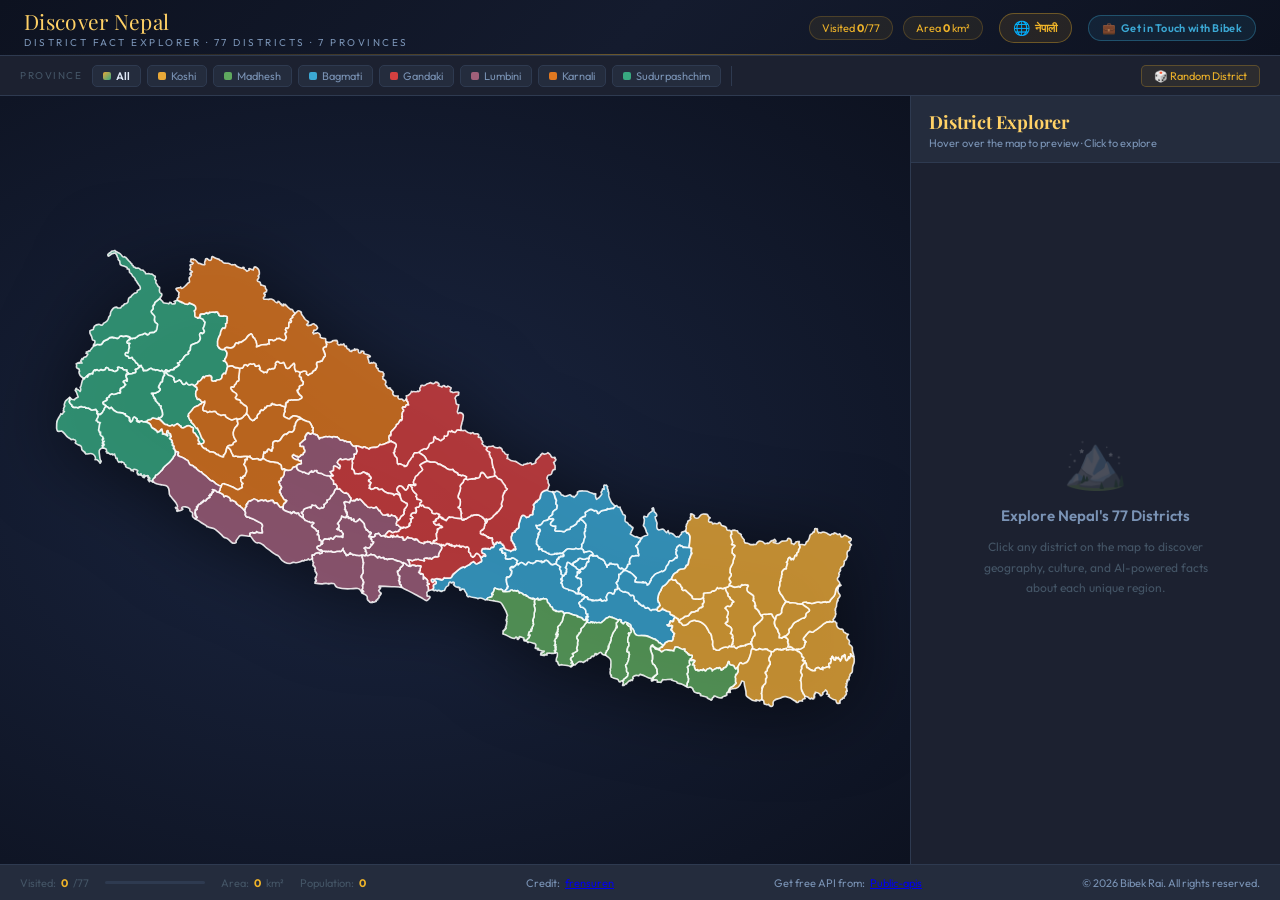
<file: nepal-map.html>
<!DOCTYPE html>
<html lang="en">
<head>
<meta charset="UTF-8">
<meta name="viewport" content="width=device-width, initial-scale=1.0">
<title>Discover Nepal — District Fact Explorer</title>
<link rel="icon" href="data:image/svg+xml,<svg xmlns='http://www.w3.org/2000/svg' viewBox='0 0 100 100'><text y='.9em' font-size='90'>🇳🇵</text></svg>">
<link href="https://fonts.googleapis.com/css2?family=Outfit:wght@300;400;500;600;700;800&family=Playfair+Display:ital,wght@0,700;1,400&family=Yatra+One&display=swap" rel="stylesheet">
<link href="https://fonts.googleapis.com/css2?family=Annapurna+SIL:wght@400;700&display=swap" rel="stylesheet">
<style>
:root {
  --bg:#12161f; --bg2:#1c2130; --bg3:#242c3d;
  --border:#2e3a50; --border2:#3d4f6a;
  --gold:#f0b429; --gold2:#ffd166;
  --text:#dde6f5; --muted:#7a93b5; --dim:#445566;
  --koshi:#e8a838; --madhesh:#5fa85f; --bagmati:#3ba8d4;
  --gandaki:#d44040; --lumbini:#a0607a; --karnali:#e07820; --sudur:#38a880;
}
* { margin:0; padding:0; box-sizing:border-box; }
body { font-family:'Outfit',sans-serif; background:var(--bg); color:var(--text); height:100vh; display:flex; flex-direction:column; overflow:hidden; }

/* ── NEPALI LANGUAGE ── */
body.nepali { font-family: 'Annapurna SIL', serif; }
body.nepali .h-title { font-family: 'Yatra One', cursive; }
body.nepali .fb-btn { font-family: 'Annapurna SIL', serif; }
body.nepali .sb-title-text { font-family: 'Yatra One', cursive; }
body.nepali .d-name { font-family: 'Yatra One', cursive; }
body.nepali .rand-btn { font-family: 'Annapurna SIL', serif; }

/* ── TRANSLATE BUTTON ── */
.translate-btn {
  background: rgba(240,180,41,0.1);
  border: 1px solid rgba(240,180,41,0.35);
  border-radius: 20px;
  color: var(--gold);
  font-family: inherit;
  font-size: 11px;
  font-weight: 600;
  cursor: pointer;
  padding: 5px 13px;
  display: flex;
  align-items: center;
  gap: 5px;
  transition: all 0.2s;
  letter-spacing: 0.3px;
  flex-shrink: 0;
}
.translate-btn:hover { background: rgba(240,180,41,0.2); border-color: var(--gold); }
.translate-btn .lang-icon { font-size: 14px; }

/* ── PORTFOLIO BUTTON ── */
.portfolio-btn {
  background: rgba(59,168,212,0.1);
  border: 1px solid rgba(59,168,212,0.35);
  border-radius: 20px;
  color: #3ba8d4;
  font-family: inherit;
  font-size: 11px;
  font-weight: 600;
  cursor: pointer;
  padding: 5px 13px;
  display: flex;
  align-items: center;
  gap: 5px;
  text-decoration: none;
  transition: all 0.2s;
  letter-spacing: 0.3px;
  flex-shrink: 0;
}
.portfolio-btn:hover { background: rgba(59,168,212,0.2); border-color: #3ba8d4; }

/* ── CREDIT BADGE ── */
.credit-badge {
  font-size: 10px;
  color: var(--muted);
  background: rgba(255,255,255,0.04);
  border: 1px solid var(--border);
  border-radius: 12px;
  padding: 3px 10px;
  display: flex;
  align-items: center;
  gap: 5px;
  flex-shrink: 0;
  white-space: nowrap;
}
.credit-badge a { color: var(--gold); text-decoration: none; }
.credit-badge a:hover { text-decoration: underline; }
.header {
  background: linear-gradient(135deg, #0d1220 0%, #141b2e 50%, #0d1220 100%);
  border-bottom: 1px solid var(--border);
  padding: 0 24px;
  height: 56px;
  display: flex;
  align-items: center;
  gap: 16px;
  flex-shrink: 0;
  position: relative;
}
.header::after {
  content:'';
  position:absolute;
  bottom:0; left:0; right:0; height:1px;
  background: linear-gradient(90deg, transparent, var(--gold), transparent);
  opacity: 0.4;
}
.nepal-flag { flex-shrink:0; }
.h-titles { flex:1; }
.h-title { font-family:'Playfair Display',serif; font-size:21px; color:var(--gold2); letter-spacing:0.3px; }
.h-sub { font-size:10px; color:var(--muted); letter-spacing:2.5px; text-transform:uppercase; margin-top:1px; }
.h-stats { display:flex; gap:10px; }
.h-stat { background:rgba(240,180,41,0.08); border:1px solid rgba(240,180,41,0.2); border-radius:20px; padding:4px 12px; font-size:11px; color:var(--gold); }
.h-stat b { font-weight:700; }

/* ── FILTER BAR ── */
.filterbar {
  background: var(--bg2);
  border-bottom: 1px solid var(--border);
  padding: 0 20px;
  height: 40px;
  display: flex;
  align-items: center;
  gap: 6px;
  flex-shrink: 0;
  overflow-x: auto;
}
.filterbar::-webkit-scrollbar { display:none; }
.fb-label { font-size:10px; color:var(--dim); letter-spacing:1.5px; text-transform:uppercase; margin-right:4px; white-space:nowrap; }
.fb-btn {
  display: flex; align-items: center; gap: 5px;
  background: var(--bg3); border: 1px solid var(--border);
  border-radius: 5px; padding: 3px 10px;
  font-size: 11px; color: var(--muted);
  cursor: pointer; transition: all 0.18s;
  white-space: nowrap; font-family:'Outfit',sans-serif;
}
.fb-btn:hover { color:var(--text); border-color:var(--border2); }
.fb-btn.active { color:var(--text); font-weight:600; }
.fb-dot { width:8px; height:8px; border-radius:2px; flex-shrink:0; }
.fb-sep { width:1px; height:20px; background:var(--border); margin:0 4px; flex-shrink:0; }
.rand-btn {
  margin-left:auto; background:rgba(240,180,41,0.08);
  border:1px solid rgba(240,180,41,0.25); border-radius:5px;
  padding:3px 12px; font-size:11px; font-family:'Outfit',sans-serif;
  color:var(--gold); cursor:pointer; transition:all 0.18s; white-space:nowrap; flex-shrink:0;
}
.rand-btn:hover { background:rgba(240,180,41,0.15); border-color:var(--gold); }

/* ── LAYOUT ── */
.body { flex:1; display:grid; grid-template-columns:1fr 370px; overflow:hidden; min-height:0; }

/* ── MAP ── */
.map-wrap {
  position:relative; overflow:hidden;
  background: radial-gradient(ellipse at 40% 50%, #1a2540 0%, #0d1220 100%);
  display:flex; align-items:center; justify-content:center;
}
#nepal-map {
  width:100%; height:100%;
  filter: drop-shadow(0 8px 40px rgba(0,0,0,0.7));
}
#nepal-map path {
  stroke: rgba(255,255,255,0.85);
  stroke-width: 1.5;
  stroke-linejoin: round;
  cursor: pointer;
  transition: filter 0.15s, stroke 0.15s, stroke-width 0.15s;
  fill-opacity: 0.82;
}
#nepal-map path:hover {
  stroke: rgba(255,255,255,0.9);
  stroke-width: 1.2;
  fill-opacity: 1;
  filter: brightness(1.25) saturate(1.15);
}
#nepal-map path.selected {
  stroke: #fff !important;
  stroke-width: 2 !important;
  fill-opacity: 1 !important;
  filter: brightness(1.3) saturate(1.2) drop-shadow(0 0 6px rgba(255,255,255,0.4)) !important;
}
#nepal-map path.dimmed {
  fill-opacity: 0.12 !important;
  stroke-opacity: 0.15 !important;
}

/* ── TOOLTIP ── */
#tip {
  position:fixed; z-index:999;
  background: rgba(10,15,28,0.96);
  border: 1px solid var(--gold);
  border-radius: 6px;
  padding: 8px 14px;
  pointer-events: none;
  opacity: 0;
  transition: opacity 0.12s;
  backdrop-filter: blur(12px);
  box-shadow: 0 4px 20px rgba(0,0,0,0.6);
}
#tip.show { opacity:1; }
.tip-name { font-size:13px; font-weight:700; color:var(--gold2); }
.tip-meta { font-size:10px; color:var(--muted); margin-top:2px; }

/* ── SIDEBAR ── */
.sidebar { background:var(--bg2); border-left:1px solid var(--border); display:flex; flex-direction:column; overflow:hidden; }
.sb-head { padding:14px 18px 12px; border-bottom:1px solid var(--border); background:var(--bg3); flex-shrink:0; }
.sb-head h2 { font-family:'Playfair Display',serif; font-size:18px; color:var(--gold2); }
.sb-head p { font-size:11px; color:var(--muted); margin-top:2px; }
.sb-body { flex:1; overflow-y:auto; }
.sb-body::-webkit-scrollbar { width:3px; }
.sb-body::-webkit-scrollbar-thumb { background:var(--border2); border-radius:2px; }

/* ── EMPTY STATE ── */
.empty { display:flex; flex-direction:column; align-items:center; justify-content:center; height:100%; padding:32px; text-align:center; gap:12px; }
.empty-icon { font-size:52px; opacity:0.2; animation:float 4s ease-in-out infinite; }
@keyframes float { 0%,100%{transform:translateY(0) rotate(-3deg)} 50%{transform:translateY(-8px) rotate(3deg)} }
.empty h3 { font-size:15px; color:var(--muted); font-weight:600; }
.empty p { font-size:12px; color:var(--dim); line-height:1.7; max-width:230px; }

/* ── DISTRICT PANEL ── */
.d-panel { animation: slideUp 0.28s cubic-bezier(.22,.68,0,1.2); }
@keyframes slideUp { from{opacity:0;transform:translateY(12px)} to{opacity:1;transform:translateY(0)} }

.d-hero {
  padding: 18px 18px 14px;
  border-bottom: 1px solid var(--border);
  background: linear-gradient(160deg, var(--bg3) 0%, var(--bg2) 100%);
  position: relative;
}
.d-hero::before {
  content:'';
  position:absolute;
  top:0; left:0; right:0; height:2px;
  background: var(--prov-color, var(--gold));
}
.d-name { font-family:'Playfair Display',serif; font-size:24px; color:var(--gold2); line-height:1.1; }
.d-name-nep { font-size:13px; color:var(--muted); margin-top:2px; font-style:italic; }
.d-badges { display:flex; flex-wrap:wrap; gap:5px; margin-top:10px; }
.badge { background:rgba(255,255,255,0.05); border:1px solid var(--border); border-radius:4px; padding:3px 9px; font-size:10px; color:var(--muted); letter-spacing:0.3px; }
.badge.prov { border-color:var(--prov-color,var(--border)); background:rgba(var(--prov-rgb,128,128,128),0.1); color:var(--prov-color,var(--muted)); font-weight:600; }

.stats-grid { display:grid; grid-template-columns:1fr 1fr; gap:8px; padding:14px 18px; border-bottom:1px solid var(--border); }
.stat-card { background:var(--bg3); border:1px solid var(--border); border-radius:7px; padding:10px 13px; }
.stat-card .s-label { font-size:9px; color:var(--dim); letter-spacing:1.8px; text-transform:uppercase; margin-bottom:5px; }
.stat-card .s-val { font-size:18px; font-weight:700; color:var(--text); line-height:1; }
.stat-card .s-val span { font-size:10px; color:var(--muted); margin-left:2px; font-weight:400; }

.insights-section { padding:14px 18px; border-bottom:1px solid var(--border); }
.sec-head {
  font-size:9px; letter-spacing:2.5px; text-transform:uppercase; color:var(--dim);
  margin-bottom:10px; display:flex; align-items:center; gap:10px;
}
.sec-head::after { content:''; flex:1; height:1px; background:var(--border); }

.loading { display:flex; align-items:center; justify-content:center; gap:10px; padding:16px; color:var(--muted); font-size:12px; }
.spinner { width:20px; height:20px; border:2px solid var(--border); border-top-color:var(--gold); border-radius:50%; animation:spin 0.75s linear infinite; }
@keyframes spin { to{transform:rotate(360deg)} }

.ai-body { font-size:12.5px; color:var(--text); line-height:1.75; }
.ai-body p { margin-bottom:10px; }
.ai-body b { color:var(--gold2); font-weight:600; }
.highlight-tags { display:flex; flex-wrap:wrap; gap:5px; margin:8px 0; }

.dyk-box {
  background: linear-gradient(135deg, rgba(240,180,41,0.07), rgba(240,180,41,0.03));
  border: 1px solid rgba(240,180,41,0.2);
  border-left: 3px solid var(--gold);
  border-radius: 0 6px 6px 0;
  padding: 11px 14px; margin: 8px 0;
}
.dyk-label { font-size:9px; letter-spacing:2px; text-transform:uppercase; color:var(--gold); margin-bottom:6px; font-weight:700; }
.dyk-box p { font-size:12px; color:var(--text); line-height:1.65; font-style:italic; }

.wiki-link {
  display:inline-flex; align-items:center; gap:6px; margin-top:6px;
  font-size:11px; color:#58a6ff; text-decoration:none;
  padding: 4px 0;
}
.wiki-link:hover { text-decoration:underline; }

/* ── BOTTOM BAR ── */
.bottombar {
  background:var(--bg3); border-top:1px solid var(--border);
  padding:0 20px; height:36px;
  display:flex; align-items:center; gap:16px;
  flex-shrink:0; font-size:11px; color:var(--dim);
}
.bs { display:flex; align-items:center; gap:5px; }
.bs b { color:var(--gold); font-weight:700; }
.prog-wrap { display:flex; align-items:center; gap:8px; }
.prog-bar { width:100px; height:3px; background:var(--border); border-radius:2px; overflow:hidden; }
.prog-fill { height:100%; background:linear-gradient(90deg, var(--gold), var(--gold2)); border-radius:2px; transition:width 0.5s ease; }

/* ── MOBILE PANEL OVERLAY ── */
.mobile-panel-overlay {
  display: none;
  position: fixed;
  inset: 0;
  background: rgba(0,0,0,0.55);
  z-index: 100;
  backdrop-filter: blur(2px);
}
.mobile-panel-overlay.show { display: block; }

/* ── MOBILE BOTTOM SHEET ── */
.mobile-sheet {
  display: none;
  position: fixed;
  left: 0; right: 0; bottom: 0;
  z-index: 101;
  background: var(--bg2);
  border-top: 1px solid var(--border);
  border-radius: 18px 18px 0 0;
  max-height: 82vh;
  overflow: hidden;
  flex-direction: column;
  transform: translateY(100%);
  transition: transform 0.32s cubic-bezier(.22,.68,0,1.2);
  box-shadow: 0 -8px 40px rgba(0,0,0,0.6);
}
.mobile-sheet.show {
  transform: translateY(0);
}
.sheet-handle {
  width: 38px; height: 4px;
  background: var(--border2);
  border-radius: 2px;
  margin: 10px auto 0;
  flex-shrink: 0;
}
.sheet-close-btn {
  position: absolute;
  top: 10px; right: 14px;
  background: var(--bg3);
  border: 1px solid var(--border);
  border-radius: 50%;
  width: 28px; height: 28px;
  display: flex; align-items: center; justify-content: center;
  font-size: 14px; color: var(--muted);
  cursor: pointer;
  z-index: 10;
}
.sheet-body { overflow-y: auto; flex: 1; }
.sheet-body::-webkit-scrollbar { width: 3px; }
.sheet-body::-webkit-scrollbar-thumb { background: var(--border2); }

/* ── MOBILE MAP HINT ── */
.map-tap-hint {
  display: none;
  position: absolute;
  bottom: 16px; left: 50%; transform: translateX(-50%);
  background: rgba(10,15,28,0.85);
  border: 1px solid var(--border2);
  border-radius: 20px;
  padding: 6px 16px;
  font-size: 11px;
  color: var(--muted);
  pointer-events: none;
  white-space: nowrap;
  backdrop-filter: blur(8px);
  animation: fadeHint 3s ease forwards;
}
@keyframes fadeHint {
  0%{opacity:0} 20%{opacity:1} 70%{opacity:1} 100%{opacity:0}
}

/* ══ RESPONSIVE BREAKPOINTS ══ */
@media (max-width: 768px) {
  /* Body layout: stack vertically */
  body { height: 100dvh; overflow: hidden; }

  /* Header: compact */
  .header {
    padding: 0 12px;
    height: auto;
    min-height: 48px;
    flex-wrap: wrap;
    gap: 6px;
    padding-top: 6px;
    padding-bottom: 6px;
  }
  .h-title { font-size: 16px; }
  .h-sub { font-size: 9px; letter-spacing: 1.5px; }
  .h-stats { gap: 5px; }
  .h-stat { padding: 3px 8px; font-size: 10px; }
  .nepal-flag svg { width: 24px !important; height: auto !important; }

  /* Hide portfolio button text, keep icon */
  .portfolio-btn span:last-child { display: none; }
  .portfolio-btn { padding: 5px 10px; }

  /* Translate button compact */
  .translate-btn { padding: 4px 10px; font-size: 10px; }
  #lang-label { display: none; }

  /* Filter bar: scrollable compact */
  .filterbar {
    height: 36px;
    padding: 0 10px;
    gap: 4px;
  }
  .fb-label { display: none; }
  .fb-btn { padding: 2px 7px; font-size: 10px; }
  .rand-btn { padding: 2px 8px; font-size: 10px; }

  /* Body: map takes full screen */
  .body {
    display: flex;
    flex-direction: column;
    grid-template-columns: none;
  }

  /* Map fills all remaining space */
  .map-wrap { flex: 1; min-height: 0; }

  /* Hide desktop sidebar */
  .sidebar { display: none !important; }

  /* Bottom bar: compact */
  .bottombar {
    height: auto;
    min-height: 32px;
    padding: 4px 12px;
    flex-wrap: wrap;
    gap: 8px;
    font-size: 10px;
  }
  .prog-bar { width: 60px; }
  #b-mode { display: none; }

  /* Show mobile sheet */
  .mobile-sheet { display: flex; }
  .map-tap-hint { display: block; }
}

@media (max-width: 400px) {
  .h-title { font-size: 14px; }
  .h-stat { font-size: 9px; padding: 2px 6px; }
  .fb-btn { padding: 2px 5px; font-size: 9px; }
}
</style>
</head>
<body>

<div class="header">

  <div class="h-titles">
    <div class="h-title" id="h-title-text">Discover Nepal</div>
    <div class="h-sub" id="h-sub-text">District Fact Explorer · 77 Districts · 7 Provinces</div>
  </div>
  <div class="h-stats">
    <div class="h-stat">Visited <b id="hv">0</b>/77</div>
    <div class="h-stat">Area <b id="ha">0</b> km²</div>
  </div>
  
  <button class="translate-btn" onclick="toggleLanguage()" id="translate-btn">
    <span class="lang-icon">🌐</span>
    <span id="lang-label">नेपाली</span>
  </button>
  <a class="portfolio-btn" href="https://www.facebook.com/share/14SVEPRB5fY/?mibextid=wwXIfr" target="_blank" id="portfolio-link" title="View Portfolio">
    <span>💼</span>
    <span>Get in Touch with Bibek</b></span>
  </a>
</div>

<div class="filterbar">
  <span class="fb-label">Province</span>
  <button class="fb-btn active" data-prov="all" onclick="filterProv('all')"><div class="fb-dot" style="background:linear-gradient(135deg,#e8a838,#38a880)"></div>All</button>
  <button class="fb-btn" data-prov="Koshi" onclick="filterProv('Koshi')"><div class="fb-dot" style="background:#e8a838"></div>Koshi</button>
  <button class="fb-btn" data-prov="Madhesh" onclick="filterProv('Madhesh')"><div class="fb-dot" style="background:#5fa85f"></div>Madhesh</button>
  <button class="fb-btn" data-prov="Bagmati" onclick="filterProv('Bagmati')"><div class="fb-dot" style="background:#3ba8d4"></div>Bagmati</button>
  <button class="fb-btn" data-prov="Gandaki" onclick="filterProv('Gandaki')"><div class="fb-dot" style="background:#d44040"></div>Gandaki</button>
  <button class="fb-btn" data-prov="Lumbini" onclick="filterProv('Lumbini')"><div class="fb-dot" style="background:#a0607a"></div>Lumbini</button>
  <button class="fb-btn" data-prov="Karnali" onclick="filterProv('Karnali')"><div class="fb-dot" style="background:#e07820"></div>Karnali</button>
  <button class="fb-btn" data-prov="Sudurpashchim" onclick="filterProv('Sudurpashchim')"><div class="fb-dot" style="background:#38a880"></div>Sudurpashchim</button>
  <div class="fb-sep"></div>
  <button class="rand-btn" onclick="randomDistrict()">🎲 Random District</button>
</div>

<div class="body">
  <div class="map-wrap">
    <div class="map-tap-hint">👆 Tap a district to explore</div>
    <svg id="nepal-map" viewBox="0 0 840 595" preserveAspectRatio="xMidYMid meet">
    <path id="dist-achham" data-id="achham" data-name="Achham" data-province="Sudurpashchim" data-area="1680" data-pop="257477" data-hq="Mangalsen" d="M153.4,198.5c0.7,0.3,1.1,1.3,1.7,1.7c0.7,0.5,1.7,0.6,2.6,0.9c0.8,0.3,4.5,2.2,2.6,3.4 c0.4,0.6,1.3,2.5,1.2,2.6c1.2-0.2,3.4-1.6,3.4-1.6c0.8-1.1,1.2,0.1,1.9,0.7c0.1-0.1,0.1-0.2,0.3-0.3c0.1,1.1,1.7,3.5,2.4,3.2 c0.8,0.5,2.3-0.8,2.4-1.7c0.8,0.7,0.9,1.8,2.5,2.2c0.9,0.2,1.7-0.6,3-0.3c1.1,0.3,1.8,1.4,2.8,2.1c0.7,0.5,1,0.2,1.6,0.8 c0.4,0.5-0.1,1.3,0.5,1.9c-0.8,0.4-1.7,2.4-1.6,3.7c0.1,0.8,0.3,3.3,1.1,3.5c-0.4,1,0.4,2.4,1.9,1.4c0.8,0.7,1.2,1.2,1.5,1.5 c0.5,0.6,1.3,1.5,2.6,1.4c0,0.1,0,0.2,0,0.3c-1.5,0-3,2.1-4.2,2.7c-1,0.5-3.9,1-4.7,2.3c0.1,0.1-2.8,3.7-3.2,4.1 c-0.4,0.5-1.4,1.2-1.6,1.7c-0.1,0.3,0.9,2.5-0.2,1.6c0.1,0.3,0,0.4-0.3,0.3c1.1,0.4,1.6,4.9,2.7,3.8c0.7,0.4,0.7,1.3,0.2,1.7h0.3 c-0.2,0.2,1.9,1.8,2.4,2.6c0.8,1.2,1.3,2.5,2.6,3.2c0.2-0.2,0-0.4,0.5-0.3c0.8,2.6,2.4,4.6,3.3,7c0.6,1.6,0.8,2.3,1.9,3.4 c0.8,0.9,1.7,2.3,0.5,3.5c-1.1,1-3.7,0.1-4.8,0.8c-0.1-0.3-0.1-0.2-0.2-0.5c2.4-0.7,0.7-1.6,0.3-2.4c-0.6-1.1,0.2-2.3-0.1-2.9 c-0.3-0.8-1.6-1.4-2.1-2.3c-0.4-0.7-0.5-1.3-1-1.8c-0.3-0.3-1.5-0.6-1.7-0.9c-0.5-0.9,0.3-3,0.2-3.6c-0.2-0.9-1.4-0.9-2.5-1.5 c-1.2-0.6-1.4-1.4-3.2-0.9c-1.4,0.4-1.7,1.2-3,1.6c-0.3,0.1-1.4,0.6-2.1,0.3c-0.7-0.4-0.3-1.3-0.8-1.9c-0.2-0.2-1,0.2-1.2,0 s-0.1-0.7-0.4-0.9c-0.6-0.4-1-0.6-1.7-1.1c-0.7,0.7-1.4,0.6-2.2,1.4c-0.3,0.3-0.3,1-0.9,1c-0.8,0-0.7-0.9-1-1 c-1.3-0.5-1,0.4-2.5,0.6c-1,0.1-2.5-0.4-2.8-1.2c-1.7,1-3.5-2-4.6-2.9c-0.6-0.5-1.2-1.3-1.9-1.7c-0.8-0.5-2.1-0.5-1.4-1.9 c1.2,1,2.3-0.1,3.1-1c0.9-1,0.9-1.8,0.5-3.6c-0.2-1-0.4-2.2-1-3.3c-0.9-1.6-0.8-0.9-0.2-2.7c-1.1,0.1-1.2-0.2-1.7-0.7 c-0.2-0.2,0-0.8-0.1-1s-0.6-0.2-0.8-0.4c-0.8-1.1-1.6-2.1-2.5-2.7c-0.1-0.3,0.2-0.3,0.3-0.5c-1.4-0.1-0.1-0.5-0.5-1.2 c-0.2-0.4-0.9-0.2-1.2-0.7c1.2-0.5,0-0.5-0.1-0.9c-0.1-0.3-0.5-1.1-0.9-1.5c1-1.5-1.5-1-1.4-2.1c0.7-0.3,1.4-0.5,1.9,0 c0.6-0.5,1-0.2,1.4,0c1.1-0.7,2.6-1.2,3.6-2.1c0.4-0.4,1.3-1,1.2-1.8s-1.3-0.6-1.6-1.4c-0.3-0.8,1.2-2.8,1.6-3.6 c0.3-0.7,0.6-1.2,1-1.7c0.1-0.2,0.9,0,1-0.2c0.2-0.3-0.1-1.1,0-1.4c0.3-1.2,0.6-4.2,1.9-4.4c-0.3-0.6-0.1-0.5,0-1 c-0.3-0.5-0.2-0.1,0-0.9c-0.2-0.2-0.2,0.1-0.3-0.3C152,198.5,152.9,198.4,153.4,198.5z" fill="#38a880"/>
    <path id="dist-banke" data-id="banke" data-name="Banke" data-province="Lumbini" data-area="2337" data-pop="491313" data-hq="Nepalgunj" d="M197.3,306.3c0.8,0.4,1.1,0.4,1.7,0.9c0.4,0.3,0.9,1.1,1.4,1.3c1.5,0.6,2.7,0.9,3.9,1.5 c0,0,1.9,0.8,1.9,0.9c0.3,0.5-0.1,1.9,0.5,2.1c0.5,0.2,0.5-0.6,0.8-0.6c-0.1,0,0.7-0.1,0.6-0.1c0.5,0,1.8,0.5,2.2,0.7 c1.2,0.4,3.2,2,2.4,3.6c0.9,0.1,1.6,0,1.9-0.5c0.4,0.9,4.1,1.7,3.3,2.6c0.7,0.3,0.9,0.6,0.5,1c1.3-0.1,2,2.5,3.1,1.4 c0.5,1.5,2,1.8,3.1,3.2c0.9,1.1,2.9,3.2,1.7,5c0.5,1.2,0.3,1.6,1.2,2.1c0.6,0.4,2.4,0.5,2.4,0.5c0.5,0.9,2.2,1.1,2.9,1.4 c0.6,0.2,2.1,0.9,2.9,1.4c1.5,0.9,5.2,2,6.1,3.4c0.7,1.1,0.6,3-0.2,4c0.5,0.8,0.3,2.4,0.7,3.1c-0.1,0.3-0.3,0.1-0.3,0.5 c0.3,0.3,0.4,0,0,0.3c0.2,0.3,0.2,0.1,0.3,0.4c-1.1,0-5-0.5-5.5-1.2c-0.2,1-1.3,1.5-1.7,1.5c-0.3-1-1.3,0.9-1.7-0.7 c-0.9,0.8-2.5-0.4-2.9,1.2c0.1,0.2,0.3,0.5,0.5,0.7c-0.1,0.3,0.1,0.6-0.5,0.9c0.1,0.1,0.5,0.3,0.5,0.3c-2.6,1.2-7.4-1.6-9.6-0.1 c-0.4,0.2-1.3,1.6-1.7,2.2c-0.5,0.8-1.5,2-1.9,2.7c1.5,2.5-2.9,2.1-3.9,1.3c-1.3-1-2.6-2.7-4.2-3.7c-0.7-0.4-2.1-0.6-3.1-1.2 c-0.9-0.5-1.5-1.5-2.1-2.1c-1.7-1.7-3.7-3.4-5.8-5.1c-2-1.7-5.2-1.1-7.4-2.7c-0.1,0.1-0.2,0.2-0.3,0.3c-0.5-1.7-3-2.2-4.7-3.5 c-1.9-1.5-3.8-2.8-6.1-3.7c0-0.1,0.3-0.2,0-0.7c1,0.5,1.5-0.2,1.9-0.8c-1.1-0.8-1.4-1.4-1.9-2.4c0.3,0.1,0.3,0.2,0.5,0.3 c0.2-0.9-0.2-1.3-0.7-1.7c0.5-0.3,0.7-0.2,0-0.5c0.8-0.4-0.2-2,0.7-2.9c0.4,0.7,0.7,0.2,1.4-0.2c-0.4-0.5,0.2-0.2-0.4-0.5 c0.2-0.7,0.1-0.6,0.2-1.2c0,0.1,0.5-0.2,0.5-0.2c-0.2,0-0.5,0-0.7,0v-0.5c1.2,0.2,0.8-0.3,1.2-0.9c0.3-0.4-0.3-0.4,0.5-1 s2.7-0.3,2.3-1.9c0.1,0,0.2,0,0.3,0c-0.2,0.4,0,0-0.3,0.2c0.8,0.3,1.1-0.4,1.7-0.7c0-0.4-0.2-0.4-0.5-0.5c0.5,0,0.3-0.3,0.8,0 c0-0.8,0.1-1,0.7-1.2c0,0.1,0,0.4,0,0.5c0.4-0.2,0.9,0.3,1.6-0.1c0.4-0.2,0.7-1.1,1-1.4c0.6-0.6,1.8-1.4,2.8-1.6 c-0.3-0.7-0.2-0.6,0-1.2c-0.6-0.1-0.4-0.2-0.8-0.3c0.8-0.1,1-0.9,1.2-1.4c0.2,0.3,0.6,0.4,0.8,0.7c0.5-0.9,0.6-1.8,1.2-2.4 c-0.1,0-0.2,0-0.3,0c0.2-0.6,0.5-1,1-1.2c-0.1,0.5-0.1,0.5-0.3,1c0.1,0,0.2,0,0.3,0c-0.1-0.8,0.5-1.2,0.9-1.5 c-0.2,0.2-0.2,0.4-0.7,0.3c0.1-0.1,0.3-0.4,0.3-0.5c-0.3,0.1-0.3,0-0.3-0.3c-0.2,0.1-0.5,0.1-0.9-0.4 C196.4,306.6,196.6,306.4,197.3,306.3z" fill="#a0607a"/>
    <path id="dist-bhaktapur" data-id="bhaktapur" data-name="Bhaktapur" data-province="Bagmati" data-area="119" data-pop="304651" data-hq="Bhaktapur" d="M543.4,369.6c0.2,0.1,0.3,0,0.5,0.3c-0.6,0.4-0.6,1.5-0.5,1.9c0.1,0.3,0.2,0.7,0.2,0.9 c-0.3,0-0.3,0.2-0.2,0.5V373c-0.1,0.3-0.1,0.3-0.2,0c-0.3,0.3-0.7,0.3-1,0c-0.4,0.7-0.5,1.5-1,2.1c0.6,0.7-0.6,2.4-1.2,3.2 c-0.2-0.1-0.2-0.2-0.4-0.3c-0.3,1.1-2,3-2.2,0.7c-0.1,1-1.3,1.1-1.7,1.7c-1.1,0-4.1-0.4-4.1-2.4c-0.4,0.3-2.3-1.7-2.6-1.4 c0-0.3,0.1-0.9,0.2-0.5c-0.1-0.1-0.2-0.3-0.2-0.5c-0.3,0.2-0.3,0.1-0.7,0.3c0-0.7,0.2-1.4,0.5-1.7c0.3-0.1,0.8-0.4,1.2-1 c0.3,0.2,0,0.2,0.4,0.3c0-0.1-0.2-0.4-0.2-0.5c0.5,0.3,0.5,0,1,0.2c0-0.7,0-0.3,0.2-0.2c0-0.5,0.3-0.2,0-0.7 c0.4-0.1,0.5,0.1,0.7,0.2c0.4-0.7,0.7-0.9,1.5-1.2c-0.1-0.2-0.2-0.3-0.3-0.5c0.4-0.3,0.1,0,0.5,0c0-0.7,0-0.4,0.2-0.2 c0.7-1.2,2.2-0.9,3.2-0.3c0.9,0.3,2.9,0.8,4-0.4C542.1,370.1,542.7,369.3,543.4,369.6z" fill="#3ba8d4"/>
    <path id="dist-chitawan" data-id="chitawan" data-name="Chitwan" data-province="Bagmati" data-area="2238" data-pop="579984" data-hq="Bharatpur" d="M462,354.7c0.5,1.1,1.1,2.2,2.4,2.2c-0.1,0.3-0.1,0.4-0.2,0.7c2.3-0.3,0.7,2.3,1.7,2.7 c-1.1,0.4-3.9-0.1-4.3,1.6c1,0.1,2.4,0.3,2.4,1.7c-0.3-0.1-0.5-0.1-0.8-0.2c0,0.8,0.7,1.4,1.2,1.7c0.5-0.4,1.9-0.4,2.4,0 c-0.2,0.3-0.5,1-0.7,1.4c2.3-0.2-0.1,2.7,0.7,3.6c0.3-0.1,1.7,0.3,2,0.4c0.9,0,1.8-0.4,2.8-0.2c1.8-2.4,4.7,0.8,6.3,1.7 c-0.3,0.6-0.5,1.4-1,1.7c0.8,1-2.1,4.5-2.9,3.8c-0.2,0.2-0.2,0.2,0,0.3c-0.2,0.3-0.5,0.6-0.9,0.7c0.1-0.2-0.1-0.4-0.3-0.5 c0.4-0.2,0.2-0.2,0.5-0.5c-0.9-0.3-2.1,0.2-1.4,1c-1.8-0.3-0.9,1.4-0.7,2.2c0.2-0.3,0.2-0.3,0.2,0c0.4-0.4,0.7,0.6,0.7,0.7 c0,0.2,0.1,0.3,0.3,0.2c-0.2,0.2-0.2,1.6-0.3,1.9c-0.4,1.5-0.3,1.4-1.2,2.5c-0.6,0.7-0.8,1.1-1.8,1.4c-0.1,0-0.5-0.7-1.1-0.5 c0,0-0.5,0.9-0.7,1c0.1,0.1,0.2,0.1,0.3,0.2c-1,1.3,0.3,6.3,1.4,7.9c-0.2,0-0.5,0-0.7,0c0.3,0.6,0.1,1-0.5,1.2c0.2,0,0.5,0,0.7,0 c-0.5,0.6-0.9,1-1.4,1.5c-0.6,0.6-1.3,0.3-1,1.9c-0.6-0.5-1.4-0.2-1.9-0.5c-0.2-0.1-0.3-0.8-0.4-1c-0.4-0.4-0.7,0-1-0.7 c-0.4,0.4-0.3,0-0.5,0c-0.7,0.3-3.1-0.2-3.9-0.4c0,0-1.4-0.9-1.6-0.8c-0.7,0.1-0.6,1.4-0.5,1.5c-0.6,1.2-0.6,3-2.4,3.6 c0.6,0.1,1.2,0.3,1.4,0.9c-1.7-0.4-0.8,0.9-1,1.3c-0.3,0.7,0.1,0.6-0.9,0.9c-1.4,0.4-3.3,0.4-3.4,1.4c-0.5,0.3-0.5,0.6-0.2,1.2 c-1-1.2-0.8,0.3-1.7,0.3c0,0-1.9-1.1-2.2-1.2c-1-0.4-3.6-0.9-4.8,0c-0.3-1.1-5.6-1.1-6.7-1.7c-0.4-0.2-0.9-0.5-1.4-0.6 c-0.6-0.1-0.3,0.7-1,0.5c0.2,0.1-1.1-1.2-1-1c-0.2-0.4-0.5-0.7,0.1-1.2c-0.7-1.2-1.2-2.2-2-3.2c-0.6-0.7-0.1-1.1-0.9-1.5 c-0.4-0.2-1.1,0.1-1.7-0.4c-0.4,1.9-3,1.5-1.9,0.5c-0.6-0.6-0.5-1.1,0-1.4c-0.3-0.3-0.9-0.6-1.2-0.5c-0.2-0.3-0.4-0.1-0.5,0.2 c-0.1-0.1-0.4-0.3-0.5-0.4c-1.1,0.3-3.5-1.5-3.8-2.4c0.2-0.1,0.3-0.3,0.7-0.5c-0.1-0.6,0.2-1.8-0.7-1.5c-0.3-0.3-0.6-0.2-0.7,0.3 c-0.2-0.1,0.2-0.4-0.3-0.3c-0.3,0.7-0.7,0.6-1.2,0.3v0.2c-0.4-1.2-1.3-1.1-1.9,0c-0.5,0.9,0.1,1.9-1,2.7c-1.2,0.8-1.5,0.4-2.1,1.9 c-0.4,0.9-0.7,1.5-1.2,2.4h0.2c-1-0.1-1.7,0-2.1,0.5c0.4-0.2-0.3-0.3-0.3-0.3c0,0.2,0,0.5,0,0.7c-0.3-0.1-1,0-0.9,0 c-0.4-0.4-0.8-0.6-1-0.4c0-0.4-0.1-0.5-0.2-0.5c-0.2,0.1-0.4,0.2-0.5,0.2c-0.2-0.9-1.4-0.1-1.9,0.3c-0.4-0.8-1.2-0.6-1.5-0.8 c-0.4,0.4-1.2,0.5-1.7,0.3c0.2-0.2,0.1-0.3,0.3-0.5c-0.4,0-0.8,0-1.2,0c1.8-1.6-0.1-3.3,1.2-4.8c0.7-0.9,1.9-0.4,2.1-1.5 c0.1-1-0.5-2-1.4-1.9c-0.5,0.1-0.7,1.5-1.7,1.5c-0.9,0-1.8-1.1-1.4-2.2c0.6-1.6,1.4-0.4,2.1-0.5c1.3-0.2,1-0.9,2.2-1 c0.9-0.1,3.6,1.3,5.2,1.3c1.8,0,1-1.1,1.9-1.6c0.5-0.3,2.1-0.3,2.5-0.3c1.6,0.1,3.6,0.8,4.6-0.8c1-1.6,1.6-2.6,3.1-4 c0.9-0.8,7.8-6.8,9.1-4.8c1-1.4,2.9-1.8,4.3-2.6c0.7-0.4,1.1-1.2,1.7-1.6c0.8-0.7,1.7-0.8,2.2-1.3c2.4,1.4,1.8,3,5,1.2 c0.7-0.4,2.4-0.9,2.6-1.6c0.2-0.8-0.6-2.6-0.9-3.4c2.1,0.3,1.4-1.3,2.6-1.7c0.9-0.3,2.3,1.6,1.7-0.5c-0.7-2.3-5-0.8-3.4-4.7 c0.8-1.9,1.5-0.9,3.2-1c-0.1-0.2-0.3-0.3-0.3-0.5c1.1,0,2.5,0.7,3.1,0.2c1.1,0.9,1.1,0.5,2-0.1c0.3-0.2,0.1-0.8,0.7-1.1 c0.4-0.2,1.6,0.2,1.4,0.3c1.6-0.5,0.5-1,1.2-2.2c0.5-0.8,1.5-0.6,2-1.4c-0.5-0.5,0.5-1.2,1.2-1.5c0.4,0.2,0.9,0.6,1.2,1 C461.1,355.5,461.3,354.9,462,354.7z" fill="#3ba8d4"/>
    <path id="dist-dailekh" data-id="dailekh" data-name="Dailekh" data-province="Karnali" data-area="1502" data-pop="261770" data-hq="Narayan" d="M189.1,224.9c0.9,2.5-3.1,5.2-1.5,8.2c0.4,0.7,2.3,0.6,2.9,0.9c0.4,0.2,0.7,1,1.3,1.1 c0.5,0,0.7-0.7,1.4-0.6c0.3-1,1.2,0.3,1.9,0c0.7,0.2,1.9-0.5,2.9-0.5c1.5,0.1,1,0.4,1.9,1.5c0,0,1.3,0.9,1,0.7 c0.3,0.2,0.2,0.4,0.6,0.6c1,0.4,1.6,0.2,2.5,1.1c1.9-0.4,1.8-1,4.1-0.3c-0.4,0.8,1.3,2.3,1.9,2.7c0.5,0.3,1.1,0.3,1.7,0.6 c0.5,0.3,0.9,0.9,1.4,1c2.1,0.5,2.6-0.8,3.6-1.2s3.4,0.6,2.4,1.5c0.4,0.3,0.3,0.3,0,0.5c0.2,0.3,0.5,0.5,0,0.9 c2.1,2.9-1.3,4.3-2.4,6.2c-1.2,2-1.6,5.2-0.7,8c0.5,1.6,1.4,2.1,2.2,3.8c-0.7,0.6-2.1,0.9-2.7,1.7c-0.4,0.5-0.1,1.2-0.5,1.7 c-0.5,0.5-1.1-0.1-1.6,0.7c-2.9-0.9-4.4,2-4.8,4.7c-0.2,1.4-0.3,2.4-1.3,3.7c-0.1,0.2-1,0.1-1,0.2c-0.1,0.1,0,1.1,0,1.1 c-0.6,0.7,0.2,0.9-1.1,0.6c-0.9-0.2-3.6-1.2-3.8-2.1c-1.4,0.5-2.2-0.8-2.9-1.4c-1.4-1-1.8-1-3.4-1c-0.7,0-1,0.3-1.8-0.1 c-0.4-0.2-0.8-1-1.4-1.4c0,0-0.7,0.2-1.2-0.2c-0.4-0.3-0.5-1.2-0.7-1.5c-1.1,0.9-3.3-1.3-3.8-2.1c0.3-0.9-0.8-0.9-1-2.2 c1.3,0.2,2.8-0.5,3.1-1.3c0.7-1.7-0.8-2.1-1.6-3c-1.3-1.4-1.8-4.8-2.7-6.5c-0.6-1.2-1.4-2.1-1.9-3.6c-0.5-0.1-0.3,0.1-0.5,0.3 c-1.3-0.7-1.8-2-2.6-3.2c-0.5-0.8-2.6-2.4-2.4-2.6h-0.3c0.5-0.4,0.5-1.3-0.2-1.7c-1.1,1.1-1.6-3.4-2.7-3.8c0.3,0.1,0.4,0,0.3-0.3 c1.1,0.9,0.1-1.2,0.2-1.5c0.3-0.7,1.1-1.2,1.6-1.8c0.4-0.4,3.3-4,3.2-4.1c0.5-0.8,2.1-1.3,2.9-1.6c0.5-0.2,1.1-0.4,1.4-0.6 c0.5-0.3,0.5-0.6,1-0.9c0.4-0.3,1.2-0.3,1.5-0.5c0.5-0.3,0.6-0.9,1.1-1.2C187.4,225.6,188.7,225,189.1,224.9z" fill="#e07820"/>
    <path id="dist-dhading" data-id="dhading" data-name="Dhading" data-province="Bagmati" data-area="1926" data-pop="336067" data-hq="Nilkantha" d="M505.5,307.2c1.1,1.2,2.5,0.6,3.9,1.2c1.2,0.6,1.8,1.2,2.3,2.7c0.4,1.1,0.2,2.8,1,3.9 c1,1.5,1.3,1.1,0.5,3c-0.9,2.1,0.5,1.7,1.2,3.4c-0.5,0.8-0.1,1.6-0.5,2.5c-0.6,1.3-0.7,0.7-1.9,1.5c-1.1,0.8-2.9,2.5-1.8,3.7 c-0.6,0.4-0.6,0.9-1.3,1.4c-0.5,0.4-1.3,0.6-1.8,1.2c-1.1,1.6-0.4,2.5-2.6,3.1c-0.6,0.2-1.6,0.3-2.1,0.6c-1.1,0.6-0.7,0.4-1.5,1.3 c-0.3,0.4-0.5,1.2-1,1.7s-1.3,0.4-1.7,1c-0.2-0.1-2.3,0.1-2.7,0.5c-0.3-0.3-0.5-0.3-0.7-0.5c0.2,1,1.1,2.1,1,2.4 c0.7,1.6,3-0.2,2.9,2.4c-0.1,1.5-1.7,1.6-2,3.3c0.2-0.3,0.5-0.4,0.8-0.2c-0.4,0.1-0.4,0.1,0,0.2c-0.1,0.2-0.5,0.2,0,0.5 c-1,0.3-0.7,2.1-1.2,3.1s-1.7,2.6-0.8,3.6h-0.2c0.3,0.5-0.7,2.7,0.5,2.2c1,0.8,0.6,2.5,2.1,2.2c0,0.3,0,0.2,0.3,0.2 c-0.4,0.3-0.3,0.4-0.7,0.7c0.2,0.5-0.1,1.1-0.3,1.7c1.4-0.5,1.6-0.6,2.7-0.7c0,0.1,0,0.4,0,0.5c0.5,0.1,0.2-0.2,0.4-0.3 c-0.7,1.9,1.4,1.8,2.7,2.3c1.1,0.4,2.5,2.2,3.6,1.6c-0.1,0.3-0.1,0.1-0.3,0.4c0.1,0,0.7,0.5,0.5,0.3c0.3,0.7,5,0.8,5.3-0.5 c0.6,0.2,1,0.1,1.4,0c0,0.2,0.1,0.3,0.3,0.2c-0.3,0-0.4,0-0.3,0.3c0.5-0.6,0.3-0.1,0.5,0c0.4-0.4,0.4-0.4,0.7-0.7 c0.1,0.2,0.2,0.2,0.3,0.4c0.7-0.7,1.5,0.1,1.9-0.7c0,0.2,0,0.3,0,0.5c0.2-0.2,0.6-0.2,1,0c0.4,0,0.7-0.1,1.2-0.5 c-0.1,0.1-0.2,0.2-0.3,0.3c0.1,0,0.7,0.1,0.5,0c0.2,0.1,0.3,0.2,0,0.2c1.2,0.5,1.9,2.6,0.2,2.9c-0.1-0.1-0.1-0.2-0.2-0.3 c0,0.1,0,0.2,0,0.3c-0.1-0.2-0.2-0.2-0.2-0.5c-0.4,0.5-1,0.6-1.5,0.2c-0.4,0.7-1.2,1.4-2.1,1c1.1,0.6,0.3,2.1-0.5,1.4 c-0.5,0.6-0.1,0.2-0.7,0.3c0,0.5,0.1,0.3-0.3,0.5c0.4,0.3,0.1,0.2,0,0.4c0.3,0.4-0.1,1-0.5,1.5c1.5,1.7-3.9,2.7-4.8,2.4 c-1.1-0.4-1.8-1.7-2.7-2.8c-1.2-1.3-1.7-0.6-3-0.8c-0.6,0.6-1.4,2.4-1.9,0.9c-0.5,0.5-0.8,0.7-1,1.2c-0.1-0.5-0.3-1.2-0.5-1.6 c0,0.4-0.2,0.1-0.5,0.2c0.4,0.7-0.6,0.2-1.4,0c-0.2,0-0.4-0.2-0.9-0.3c-0.6-0.1-1.1,0.1-1.7-0.2c-0.5,0.4-0.9,1.2-1.4,1.5 c-0.7,0.5-1.2,0.6-2,1.2c-0.5-0.6-0.7-0.4-1.2-0.3c-1.6,0-2-1.5-3.1-0.9c-1.3,0.8-1.2,2.8-2.7,2.3c-1-0.3-2.3-2.2-3.8-2 c-0.8,0.1-2.4,1.6-2.9,2.1c0-0.9-0.6-1.7-1.2-2.2c0.5-0.3,0.7-1.1,1-1.7c-1.6-0.9-4.6-4.1-6.3-1.7c-1-0.3-2,0.2-2.8,0.2 c-0.3,0-1.7-0.5-2-0.4c-0.8-1,1.6-3.8-0.7-3.6c0.2-0.5,0.5-1.1,0.7-1.4c-0.5-0.4-1.8-0.4-2.4,0c-0.5-0.3-1.2-0.9-1.2-1.7 c0.3,0.1,0.5,0.1,0.8,0.2c0.1-1.4-1.4-1.6-2.4-1.7c0.3-1.3,2.5-1.3,2.9-1.3c1.4,0,0.8,0,1.6,0.4c0.6,0.3,1.5,0.7,1.7,0.7 c1.1,0.3,2.3,1.4,2.9,0.7c0.4,0.3,0.7,0.5,0.9,1c0.6-0.5,1.2-1.4,2-1c1.2-2.5,1.4,0,2.4-0.5c1.1-0.6-1.2-1.9,0-2.6 c-0.9-0.5-1.3-1.6-1-2.4c-2,0-0.9-3.2-2.9-3.4c0.3-0.5,0.1-1.7,0-2.5c-0.2-1.4,0.2-1.3,0.5-2.1c0.4-1,0-1.8,0.7-2.5 c0.6-0.5,1.6-0.6,2.4-1.1c0-0.1,0-0.2,0-0.3c-0.2-0.1-0.4-0.3-0.5-0.4c0.4-0.1,0.4,0.1,0.5,0.2c0.5-0.7,1.1-1.3,1.5-2.4 c-0.2,0,0.4,0.2,0.4,0.2c0-0.1,0-0.3,0-0.4c1.6,0.5,1.6-1.3,1.5-2.4c-0.2-1.6,0-1.9,0.7-3.6c0.6-1.4,1.5-6.9,3.4-6 c1.1-0.9,2.2,1.1,3.1,1.9c0.3-1.1,0.7-0.1,1.6-0.5c1-0.4,0.4-0.1,0.9-0.9c1-1.7,1.2-0.6,2.6-1.4c1,1,0.4-1.5,0.5-2.1 c0.1-0.7,0.6-2.4,1-2.7c-0.1-0.2-0.2-0.3-0.3-0.4c0.5-1.5,1.3-2.2-0.2-3.6c0.6-1.1,2.1-1.9,2.6-3.4c0.2,0.2,0.5,0.3,0.7,0.5 c0-0.7,0.3-0.4,0.5-0.7c-0.3-0.7,1.9-1.5,2.4-2.4c0.9-1.5,0.2-2.3,0.5-3.8C499.4,308.2,503.2,306.9,505.5,307.2z" fill="#3ba8d4"/>
    <path id="dist-gorkha" data-id="gorkha" data-name="Gorkha" data-province="Gandaki" data-area="3610" data-pop="271061" data-hq="Gorkha" d="M456,266.9c1.1,0.8,4,1.3,4.8,0.5c0.9,0.2,1.5,0.5,2.2,1.2s0.6,1.7,1.2,2.5 c0.1,0.2,1.1,0.6,1.3,0.8c0.3,0.4,0.2,0.8,0.7,1.3c0.5,0.4,2.3,1,2.8,0.9c-0.5,0.8-1.1,2-0.2,2.4c-0.4,0.5-0.5,0.8-0.8,1.2 c2,0.3,2.2,1.2,3.6,1.9c1.4,0.6,2.7,0.1,4.3,0.7c2.1,0.8,4.9,3.9,7,3.5c0.4-0.1,0.4-0.7,0.8-0.8c0.1-0.1,0.8,0.1,1.1,0 c0.7-0.2,1.3-0.7,2-1c0.4,0.9,1.1,0,2.1-0.2c1.3-0.2,2.2,0,1.9,1.4c1-0.2,5.4-2,3.4-2.4c0.2-1.1,1.7-3.1,2.6-3.6h-0.2 c0.5-0.2,2.5-2.3,2.4-2.6c0.1-0.2,0.4-0.2,0-0.5c1.7,0.4,0.7-1,1.4-1.2c0.9-0.3,1.1,0.6,1.8,0.7c0.9,0.2,3-0.6,3.5-1.4 c0.8,0.6,3,2.4,2.7,3.1c0.4,0.3,1,1.3,1.4,1.4c0.6,0.2,1.7-0.2,2.6,0c-0.1,0.3-0.2,0.8-0.4,1c2.7,0.3,0,3.1-1,3.6 c0.3,0.7,1.2,1,0.7,1.9c1.5,0.6,0.4,2.9,0.7,4.6c-0.4-0.1-0.7,0.2-0.9,0.2c-0.9-0.5-1.7,1.6-1.9,2.2c-0.6,1.8,0.2,1.8-2.1,2.6 c-1,0.3-0.8-0.3-1.6,0.5c-0.1,0.1-0.8,1.7-0.9,2.1c-0.3,1.2-0.2,0.3,0.2,1.5c-0.1-0.2,0.6,0.5,0.6,0.6c-0.1-0.2,0.1,1,0.1,0.8 c-0.5,1.5,0.6,3.2,1.2,4.1c-0.8,0.4-0.8,2.6-1.3,3.4c-0.9,1.5-2,0.9-3.5,1.6c-3.3,1.4-3.2,3.9-3.9,6.4c-0.4,1.4-0.2,1.2-1.2,2 c-0.5,0.4-1.7,0.3-1.3,1.2c-0.2,0.3-0.5,0-0.5,0.7c-0.2-0.2-0.5-0.3-0.7-0.5c-0.5,1.5-2,2.3-2.6,3.4c1.5,1.4,0.7,2.1,0.2,3.6 c0.1,0.1,0.2,0.2,0.3,0.4c-0.4,0.3-0.9,2.1-1,2.7s0.5,3-0.5,2.1c-1.4,0.7-1.6-0.3-2.6,1.4c-0.5,0.8,0.2,0.4-0.9,0.9 c-0.9,0.3-1.3-0.6-1.6,0.5c-0.9-0.8-2-2.8-3.1-1.9c-1.9-0.9-2.8,4.6-3.4,6c-0.7,1.7-0.9,2-0.7,3.6c0.1,1,0.1,2.9-1.5,2.4 c0,0.1,0,0.3,0,0.4c0,0-0.6-0.2-0.4-0.2c-0.5,1.1-1,1.7-1.5,2.4c-0.1-0.1-0.1-0.3-0.5-0.2c0.1,0.1,0.3,0.3,0.5,0.4 c0,0.1,0,0.2,0,0.3c-0.8,0.5-1.8,0.5-2.4,1c-0.7,0.6-0.3,1.6-0.7,2.5c-0.3,0.8-0.7,0.6-0.5,2c0.1,0.9,0.3,2.1,0,2.6 c2,0.2,0.9,3.4,2.9,3.4c-0.3,0.8,0.1,1.9,1,2.4c-1.2,0.7,1.1,2.1,0,2.6s-1.3-2-2.4,0.5c-0.8-0.4-1.4,0.5-2,1 c-0.2-0.5-0.5-0.7-0.9-1c-0.7,0.7-1.8-0.4-2.9-0.7c-2.7,0.3-1.4-4.4-3.6-4.1c0.1-0.3,0.1-0.4,0.2-0.7c-1.3,0-1.2-0.5-2.1-1.4 c-0.1-0.1,0.1-0.8,0-0.8c-0.3-0.1-0.9,0.3-0.7,0.3c-0.4-0.1-0.8,0.6-1.2,0.7c-0.3-0.4-0.8-0.8-1.2-1c-0.8,0.3-1.8,1-1.2,1.7 c-0.3,0.3-1.2,0.6-1.7,0.7c-0.2-0.1-0.7-0.4-1.2-0.4c0.2-0.3,0.1-0.7,0.5-1c-0.3,0.1-0.5,0.1-0.8,0.2c-0.1-0.8,0-2-0.5-2.8 c0.2-0.2,0.4-0.7,0.5-1c-0.8,0-0.8-0.5-0.5-1.2c-0.4,0.6-0.7,0.5-1.2,0.2c-0.8,0.3-0.6,0.4-0.9-0.2c-0.1,0-0.2,0-0.3,0 c-0.4,0.4-0.7,0.5-1.2,0c0.3,0,0.5,0,0.8,0c-0.2-0.7-1-1.2-1.7-0.7c-0.4-0.7-2-2.1-2.9-1.7c-0.1-0.8-0.2-0.5-0.7-1 c-0.4,1-2.1,0.1-2.7-0.7c0.2-0.8,0.1-1.3,0-1.9c0.7-0.6,1-1.2,2-1.2c-0.2-0.2-0.4,0-0.3-0.5c0.2,0.2,0.3,0.2,0.5,0.3 c0.4-0.8,0.9-0.9,1.2-1.6c0.3-0.7,0-1.8,0.7-2.3c-0.2-0.6-0.2-1.3,0.3-1.7c-0.1-0.4-0.1-0.1-0.3-0.4c0.7-0.1,0.1-0.4,0.5,0 c0.4-0.7,0.6-0.8,1-0.5c0.2-0.5,0.5-0.9,0.7-1.2c-0.4-0.2-0.4-0.3,0-0.5c-0.5-0.3-0.7-0.5-0.3-0.5c-0.2-0.3,0.3-0.5-0.2-0.5 c0.3-0.1-0.4,0.6-0.2,0.3c-0.2-0.3-0.3-0.6-0.3-1.2c1.7,1.8,6.7-1.4,6.5-2.7c0.2,0.1-0.1,0.4,0.3,0.3c0-1.4,1-1.5,1.4-1.7 c0.6-0.1,0.7-0.4,0.5-0.7c0.4-0.2,0.6-0.5,1.2-0.5c-0.2-0.2-0.1-0.3-0.3-0.5c2.5-0.5,3.4-4.3,5.1-6c-1.8-1.9,0.4-4,0.7-5.9 c0.1-0.8-0.3-2-0.2-3.2c0.2-1.4,1.5-1.8,0.9-2.9c0.6-0.1,0.6-0.3,1-0.5c-0.3-0.4-0.1-1.1,0.2-1.6c1,0.4,1.5-1,2.2-1.7 c-0.8-0.6-2.3-1.6-1.7-2.7c-1-1.1-1.7-2.2-2.6-3.2c-0.8-0.9-1.1-2.9-2.5-3.2c-1-0.2-1.2,0.1-2.1-0.7c-0.6-0.5-0.7-1.3-1.2-1.8 s-1.4-0.6-1.7-1.4c-0.4-1,0.5-2,0.5-2.2c-0.1-0.9-1.3-4.5-2.2-4.4c0.1-0.1,0.3-0.3,0.5-0.5c-0.8-0.3-0.9-6-1.2-7.2 c0-0.2-0.7-1.4-0.9-1.7c-0.1-0.2-0.7-0.1-0.9-0.3c-0.2-0.4,0.2-0.5,0-0.8s-0.7-1.4-0.7-1.7c0-0.7,0.8-1.8,0.7-1.9 c-0.1-0.3-1.6-0.6-1.9-0.8c-0.9-0.7-0.8-1.4-1.7-1.9c0.7-1,1.1-2.4,2.7-2.8c1.2-0.3,2.6,0.5,4.1-0.6 C455.5,266.5,455.9,266.5,456,266.9z" fill="#d44040"/>
    <path id="dist-gulmi" data-id="gulmi" data-name="Gulmi" data-province="Lumbini" data-area="1149" data-pop="280160" data-hq="Tamghas" d="M330.5,316.1c0.9-0.5,1-1.1,1.9-0.9c0.4,0.1,1.3,1.4,1.6,1.6c1.1,1,2.1,2.3,3,3.4 c0.1-0.1,0.1-0.2,0.2-0.3c1.7,1.5,1.9,3.6,4.4,2.9c1.7-0.5,1.1-0.1,2.6,0.3c1,0.3,2.6,0,2.9-0.8c0.6,0,0.4,0.1,0.2,0.3 c1.2,0.2,2.2,4.1,3.4,2.9c-0.1,0.8,2.3,4,3,4.3c-0.1,0,2-0.1,2.3-0.1c0.8,0,1.3-0.8,2.6-0.4c-0.3,0.4-0.3,0.9-0.5,1.2 c0.9,0,0.9,0.4,1.8,0.2c0.8-0.2,1.1-0.8,1.6-1.2c0.1,0.9,1.6,1,1.9,1c2,0.2,0.9-0.2,1.9,1.2c0.2,0.2,0.9,0.2,1,0.5 c0.3,0.6-0.3,0.4,0,1c0.2,0.4,0.9,1,1.4,1.6c-0.8,0.2-1.9,1.3-1.4,1.9c-0.4,0.4-0.8,1.5,0,1.7c-0.2,0.3-0.1,0.4-0.3,0.7 c0.6,0.3,1,0.3,1.5,0c0.3,0.9,3.4,2.1,2.1,3.2c0.1,0.2,0.2,0.2,0.3,0.4c-0.5,0.5-2.3,1.1-1.7,2c-0.7,0.3-1.8,0.3-2.4,0.7 c-1-1-1.9,0.7-3.4,0.7c-1.2,0-1.5-1.2-3-1.4c-0.9-0.1-1.7,0.8-2.3,1.7c-0.5,0.7-1.9,1.9-1.6,2.3c-0.4,0.1-0.3,0.2-0.5,0.5 c-0.2-0.1-0.3-0.2-0.7,0c-0.5-1.1-1.1,0.8-2.5,0c-1-0.6-1.1-2-2.5-2.1c-0.1-0.4,0.1-0.1,0.3-0.3c-1.1,0-1.5,1-2.2,0.3 c-1,0.4-1.7,1.4-0.7,2.1c-1.7,1.8-2.2,0.8-4,0.7c-0.9,0-1.9,0.8-2.3-0.3c-0.2-0.6,1.2-1.6,1.5-1.8c-0.1-0.1-0.2-0.1-0.3-0.3 c1,0,1.1-0.7,1-1.4c-0.1,0-0.3-0.2-0.5-0.5c-0.4,0.2-0.6,0.5-1.2,0c0,0.1,0,0.2,0,0.3c-0.8-0.9-1.5-1.5-1.9-2.4 c-0.1,0.1-0.4,0.3-0.7,0.4c-0.5-1-1-2.3-1.7-3.1c0-0.1-0.1-2.2-0.5-2.6h0.3c-1-1.8-3.2-3.3-4.4-4.8c-0.9,0.8-1.4,1.6-2.4,2.2 c-0.9,0.5,0,0.6-1.5,0.4c-0.7-0.1-1-0.5-1.6-0.7c0.4-0.5,0.4-1.2,0-1.7c-0.5,0.5-1.4,0.5-1.9,1c-0.5-0.4-0.7-1.3-0.2-1.9 c-0.6-0.3-0.9-0.1-1.2,0c-0.2-0.1,0.2-0.4-0.3-0.3c-0.5,1.1-1.5,0.5-1.7-0.7c0.2-0.2,0.3-0.3,0.5-0.5c-1.5,0.8-1.5-0.3-1.7-1.2 c1.4-0.5,0.1-1.2-0.2-2.1c0.2,0.1,0.4,0.2,0.5,0.2c0.3-0.8-0.2-1.4-1.2-1.4c0.1-0.1,0.1-0.2,0.2-0.3c-0.7-0.3-0.5-0.8,0-1.2 c-0.7,0-1.1,0-1.2-0.7c0.3,0,0.3-0.1,0.5-0.2c-0.1-0.4,0-2.2,0.2-2.7c-0.8-0.8-0.9-2.2-0.9-3.3c-0.3,0.1-0.2,0.1-0.5,0.2 c0.5-2,4.4-0.4,5.3,0c-0.1-1.1,1-1.5,1.2-2.4c1,0.6,1.2,0.5,2.1,0.5c0,0,0.5-0.5,0.6-0.5c0.5,0,0.1,0.9,0.9,0.7 C329,316.4,329.1,313.5,330.5,316.1z" fill="#a0607a"/>
    <path id="dist-ilam" data-id="ilam" data-name="Ilam" data-province="Koshi" data-area="1703" data-pop="290254" data-hq="Ilam" d="M769.7,428.2c0.5-0.2,0.7,0.1,1-0.3c0.4,0.7,1,1.3,1.4,2c0.1,0-0.1-0.4,0.3-0.3 c-0.7,2.2,0.5,4.8,3,5.5c1.2,0.3,1.8-0.5,2.7,0.7c0.4,0.6,0.3,1.3,0.8,2c0.5,0.5,1.2,0.5,1.6,0.9h-0.2c0.6,0.9,1.7,0.8,2.9,1.2 c-0.8,0.5-1.8,2.6-1.2,3.4c-0.5,0.3,2,2,2.1,2.9c0.3,2.1-1.4,2.1,0.5,3.5c1.1,0.8,2.1,1.4,2.2,2.6c0.2,1.6-0.4,1.7,0.2,3.4 c0.5,1.5,1,3,1.2,4.6c-0.6-0.1-0.7,0.3-0.9,0.3v-0.3c-0.2,0.4-0.6,0.2-0.8-0.2v0.2c-0.5-0.9-0.9-1.7-1.4-2.4c0,0.5,0.2,1,0.5,1.2 c-0.9,0.8-0.5,2.5-1.7,3.2c-0.2-0.6-0.4-0.9-0.5-1.5c-0.1,1.1-1.1,3.3-1.4,3.1c-1.6,1.4-1.9-3.1-2.2-3.6c0.1-0.4,0.2,0,0.3-0.2 c-0.1-0.6,0.1-1-0.5-1.4c-0.3,0.7-0.7,1.4-1.2,1.9c-0.7-1.9-1.8,0.9-1.2,1.4c-0.3,0.1-0.4,0.3-0.5,0.5c0.4,0.8-0.9,1.3-1,2.2 c-0.2-1-0.8-2.3-1.6-2c-0.1-0.1-0.2-0.2-0.3-0.4c0.1,0,0.2,0,0.3,0c-0.1-0.3-0.4-0.8-0.5-1c0.1,0.3,0.1,0.2,0.2,0.5 c-1.5,0.8-1.8,0.7-2.1-0.7c0.3,0.5-0.6,1-0.5,1.6h0.2c0,0.1-0.3,0.7-0.2,1.2c-1.2-0.1-2.5-0.7-1.7-2.4c-0.1-0.5-0.1,0-0.2,0 c0.1-0.1-0.4,0-0.5,0.5c-0.8-0.4-0.8-1-0.5-1.7c-1.2,0.2-0.2,2-1.2,2.4v-0.2c-0.2,0.3-0.4,0.3-0.5,0c0,0.5,0.3,0.7,0.7,0.7 c0.1,0.8-0.2,2.3-0.7,3.6c-2.4-0.9-1.2,2.4-1.2,2.4c0.7,0.2,0.5,0.6,0.3,1.5c-0.1,0-0.2,0-0.3,0c-0.2-2.5-4.8,1.7-5.7-0.3 c-0.1,0-0.2,0-0.3,0c-0.2,0.3-0.3,0.3-0.5,0.5c0.5,0.4,0.4,0.6,0.3,1c0.2,0.2,0.5,0.3,0.5,0.7c-0.7-0.6-1.6-0.2-2.2-0.5 c-0.9-0.4-0.8-1.1-2-1.4s-4,1.2-2.8,2.6c-2.4,0.8-5.8-1.3-7.5-2.9c-0.2,0.1-0.2,0.2-0.4,0.3c-0.6-1.1,0.1-2.5-0.8-3.6 c0.2-0.2,0.1,0,0.3-0.3c-0.4-0.2-0.2,0-0.5,0c-0.3-0.9-1.2-1.5-0.7-2.4c-1.2,0.6-1.4,0.4-2.4-0.2c0.3-0.7,1.2-1.5,1.2-2.3 s-1-1-1.2-0.8c-1.1-0.9-0.6-1.1-0.7-2c0.6-1.2-2.1-1.9-2.2-3.1c-0.4,0.4-0.5,0.1-1-0.2v0.2c-0.6-0.6-2-1.4-2.4-2.1 c0.6-0.1,0.9-0.2,1.2-0.3c0.3,0.1,0.9,0.3,1.5,0c0.1,0.3,0,0.4,0.2,0c0.6,0.6,3.6-1.1,4.3-1.6c1.1-0.8,0.7-0.5,1-2.3 c0.2-1,1.1-1.4,0.2-2.3c0.4-0.2,0.6-0.4,1.2-0.5c-1.6-2.2-3.6-1.9-1.3-4.8c0.5-0.6,1.3-1.4,1.8-2.1c0.3-0.4,1.8-2,2.2-2.2 c1.3-0.8,1.4,0.1,2.7,0.2s1.6-1.1,2.8-1.7c1.2-0.7,1.6-0.5,2.7-1.5c1-0.9,1.5-1.4,2.6-2.1c1.2-0.8,1.6-1.5,2.4-2.2 c0.5-0.4,2.8-1.1,2.9-1.8c0.2,0.2,0.5,0.1,0.7-0.3v0.3c0.3,0,0.8-0.2,1.2-0.3c0.5,0.5,0.9,0,1.4-0.5 C766.9,428.9,769,428,769.7,428.2z" fill="#e8a838"/>
    <path id="dist-kabhrepalanchok" data-id="kabhrepalanchok" data-name="Kavrepalanchok" data-province="Bagmati" data-area="1396" data-pop="381937" data-hq="Dhulikhel" d="M546,366.7c0.3,1.2,2.3,0.9,2.4,0.8c0.7-0.7,1.8,1,2.4-0.3c1.2,0.8,1.2,1.8,2.5,2.4 c1.1,0.6,2.1,0.5,3.1,1.5c0-0.1,0-0.2,0-0.3c0.6,0.6,2.4,2.9,2.1,3.4c0.9,1.2,0.8,1.8,1.9,2.9c-0.3,0.3-0.2,0.6,0,0.9 c0.1-0.5,0-1.1-0.2-1.4c0.8,0.3,0.7-0.8,1.7-1c-0.1,0.3-0.2,0.2-0.3,0.5c0.4-0.4,1.2-0.7,1.2-1.7c0.3,0,0.3,0.1,0.5,0.3 c0.3-0.6,0.4-0.1,0.7,0c0.2-0.1-0.2-0.4,0.3-0.3c0,0.1,0,0.4,0,0.5c0.9-0.5,1.8,0.8,2.4,0.2c1.1,0.9,1.7,0.1,2.9,0.3 c0.8,0.1,0.7,0.5,0.9,1.2c0.4,1.1,0.2,1.4,1.2,2c0.7,0.5,1.7,1.6,2.2,0.1c0.8,0.2,1.4,1,1.9,1.5c-0.3-0.1,0.1,0.2,0.5,0.2 c0,0.1,0,0.2,0,0.3c-1.4,0-2,3.3-3.1,2.8c0,1.4-1.3,1.2-1.7,1c0,0.2-0.1,0.3-0.3,0.2c0.4,0.9,0.2,4.1-0.7,5.3 c0.4,0.5-0.1,1-0.7,1.5c-0.1-0.1-0.1-0.2-0.2-0.3c-0.3,0.4-0.4,0.7-0.8,1.2c0.6,0.7,1.9,2.6,1.5,3.9c0.1,0-0.3-0.3-0.3-0.3 c-0.2,0.9,0.1,1.3,1,1.2c-1.2,1.9-2.7,0.4-3.4,2.2c0.1,0,0.2,0,0.3,0c-0.1,0.7-0.3,0.3,0,0.9c-0.9,0.2-0.7,2.9-1.7,2.2 c-0.2,0.1-0.2,0.1-0.5,0.2c-0.7-0.6-2.9-1.6-4.1-0.9c-1,0.5-1.2,3-1.9,3.8c0.6,0.2,0.2,0.3,0,0.5h0.3c-0.3,0.3,1.8,3-1,2.9 c-0.5,0-0.3-0.6-1-0.5c-0.6,0-0.6,0.3-1.1,0.5c-0.8,0.3-1.2,0.8-2-0.3c0.1-0.1,0.2-0.3,0.3-0.4c-0.5,0.1-0.4-0.1-0.5-0.3 c0.5,0.3-0.1,0,0,0c-0.2-0.2-0.1-0.5-0.5-0.5c0,0.9-0.8,1-1.4,0.8c-0.4,0.5-1.1,0.2-1.7,0.4c-1.2-0.6-2.8,0.7-3.1-0.2 c-0.1,0-0.2,0-0.3,0c-0.3,0.7-0.5,0.7-0.7-0.2c-0.2,0.3-0.3,0.2-0.5,0.4c-1.2-1.2-1-0.9-2.3-0.9c-1.1,0-2.2-0.1-1.3-1.5 c-0.2,0.2-0.2,0.2-0.5,0.3c0-0.5-0.1-0.5-0.2-1c-0.2,0.2-0.3,0.1-0.5,0.3c-0.1-0.2-0.1-0.7,0-0.5c-1,0-1.5,0.8-2.4,0.5 c0.4,0.1,0.2-0.1,0.3-0.3c0,0,0.3,0.2,0.4-0.5c-0.2,0.1-0.2,0.3-0.4,0.3c0-0.7-0.2-0.6-0.3-1.2c-0.7,0.3-0.9,0.2-0.9-0.7 c-0.7,0.3-0.6,0-0.8,0.7c-0.1,0-0.3,0-0.4,0c0.2-1.1-0.4-1.6-1.5-1.5c0.1-0.2,0.2-0.5,0.3-0.7c-0.7,0.2-0.9,0.4-1.5,0.7 c0.1-0.9-0.2-1.3-0.9-1.4c0.6-0.7-0.1-1.3,0.7-1.7c-0.1-0.2-0.3-0.3-0.5-0.5c0.4-0.2,0.6-0.3,0.7-0.7c-0.5,0.2-0.6,0.1-0.9,0.3 c0.1-0.5-0.1-0.3-0.3-0.5c0.5-0.3,0.8-0.6,1-1.2c0.3,0,0.3,0.2,0.5,0.2c0.4-1,1.8-1.3,1.9-2.5c0.1-0.9-0.7-2,0-3.5 c-0.8-0.7-0.2-1.8-0.7-2.6c-0.9,0.5-1.4-0.5-2.2-0.7c-0.1,0.2-0.1,0.2-0.2,0.4c-0.5,0-0.2-0.2-0.5,0c-0.4-0.8-0.7-1.3-1.7-1.6 c0.4-0.7,2.5-1.9,1.4-3.4c0-0.5,0.3-0.4,0-1c0.7,0.2,0.8-0.3,1-0.4c0.1,0,0.1,0.3,0.5,0.2c-1.1,1.3,1.4,1.7,0.7,0.2 c0.2,0.3,0.3,0.1,0.7,0.3c0.1-0.1-0.5-0.4,0.3-0.5c-0.2-0.6-0.8-1.2-1.5-1.2c0.3-0.6,0.5-0.7,1.2-0.5c0.4-0.6,1.6-0.7,1.7-1.7 c0.2,2.2,1.9,0.4,2.2-0.7c0.2,0.1,0.2,0.2,0.4,0.3c0.6-0.8,1.8-2.5,1.2-3.2c0.5-0.6,0.6-1.4,1-2.1c0.3,0.3,0.7,0.3,1,0 c0.1,0.3,0.1,0.3,0.2,0v0.2c-0.1-0.3-0.1-0.5,0.2-0.5c0-0.2-0.1-0.6-0.2-0.9c-0.1-0.4-0.1-1.5,0.5-1.9 C543.1,368.9,545.2,366.1,546,366.7z" fill="#3ba8d4"/>
    <path id="dist-kanchanpur" data-id="kanchanpur" data-name="Kanchanpur" data-province="Sudurpashchim" data-area="1610" data-pop="451248" data-hq="Mahendranagar" d="M64.3,222.3c0,0.7,0,1.2,0.3,1.6c-1.9,1,0.8,3.9,1.9,4.6c-0.5,0.7,0,1.2,0.9,1.2 c-0.7,1.6,3.7,0,4.4,1.2c0.7-0.5,0.3-0.2,0.9-0.2c0.1-1.4,2.2-0.8,2.9-1c0.6,1.5,3.5-0.5,3.6,1.4c0.9-0.5,1.3,0.4,1.7,0 c0.5,0.3,0.3-0.1,0.7,0c0.2,0.1,0.7,0.5,0.7,0.5c0.5,0.2,1.3,0.8,1.7,1c1.8,0.9,2.5-0.4,4.1,0c0.3-0.3,0-0.2,0.5-0.3 c0.3,0.8,0.9,1,0.7,2c0.5-0.2,0.2,0,0.5-0.3c0.1,0.2,0.2,0.4,0.4,0.3c-0.2,0.7-0.2,1-0.7,1.4c-0.1,0.4,0.3,0.2,0.3,0.5 c-0.1,0-0.2,0-0.3,0c0.7,0.4,0.4,0.5,1.2,0.2c0,1.3,0.4,1.4-0.2,2.8c-0.6,1.3-1.1,2.2-1.5,3.2c0.4,0.1,0.4-0.1,0.5-0.2 c0.7,0.4,1,1,1.2,1.7c0.4,0.1,0.1-0.2,0.3-0.3c0.3,0.9,1,0,1.9,0.7c-1.1,1-0.8,2-1,3.4c-0.2,1.3,0,1.9-0.7,3.4 c0.6,0.3,0.7,0.8,0.7,1.4c0.4-0.2,0.3-0.1,0,0.2c0.1,0.2,0.4,0.3,0.5,0.8c0.2-0.2,0.5-0.3,0.7-0.5c-0.2,0.8-0.2,1.1,0,1.7 c-1.3,0.2,1.2,2.4,1.9,2.4c-0.2,0.5,2.1,3-0.2,2.4c-0.2,0.6,0.1,2.1,1,2.4c0.3-0.3,0.3-0.2,0.7-0.5c-0.4,0.6-0.8,1.4-1.7,1.4v0.5 c1.3-0.3,1.2,0.7,1.7,1.4c-0.6,0-0.6,0.2-1,0.3c0.1,0.1,0.2,0.5,0.3,0.7c-0.4-0.2-0.9-0.2-1.2-0.5c0,0.5,0.2,0.7,0.4,1 c-0.4,0.6,0,1.3,1,1.4c0,0.1,0,0.2,0,0.3c-1.3-0.3-3.1,0.7-3.8,1.5c-1,1.1-0.7,1.8-0.5,3.5c0.2,1.6,0.4,6.1,1.4,7 c0.9-0.4-0.2,1.8-0.7,2.1c-0.5-1.5-2.8-4-4.6-3.3c0-0.1,0-0.2,0-0.3c0.7-0.3,0.2-1.8-0.2-2.8c-0.4-1-0.7-1.3-1.9-2 c-2.3-1.4-3.7,0.2-6.5-0.1c0.2-0.8-0.8-0.5-1.2-1.2c0.3-0.1,0.1-0.2,0.5-0.2c0-0.1,0-0.2,0-0.3c-0.6-0.2-2.3-1.4-2.7-1.9 c-0.8-0.9-0.1-2.2-0.9-3.5c-0.6-1-2.1-1-3-1.5c-0.3-0.1-0.8-0.4-1.3-0.7c-0.4-0.3-0.7-0.6-1.2-1c0.8-0.7,0.8-1.6,0.2-2.4 c-0.7-0.8-1.7-0.1-2.2-1c-0.5,0.2-1.3,0.4-1.6,0.5c-0.9-1.1-2.6-1.7-3.6-2.6c-1.2-1.1-1.8-2.2-3.1-3.5c-0.5-0.5-1.2-1.5-2-1.8 c-0.8-0.2-2.1,0.4-3.1,0.2c-0.7-0.2-0.4,0.3-1.1-0.6c-0.3-0.4-0.5-1.5-0.6-2c-0.2-1.4,0.1-2.9,0-4.3c-0.1-2,0.2-3,1.3-4.7 c0.9-1.5,2-2.9,2.6-4.7c2.3,1.6,1.5-2,3.3-1.9c-0.5-0.4-0.4-0.6-1.2-0.7c0.5-0.7,0.8-1.3,0.3-1.9c0.4-0.9,0.6-1.9,1.2-2.7 c-1.4-0.1,0.3-3.9,0.9-4.7c1-1.2,2.7-2,3.6-3.2C64.3,221.6,64.3,222,64.3,222.3z" fill="#38a880"/>
    <path id="dist-kapilbastu" data-id="kapilbastu" data-name="Kapilvastu" data-province="Lumbini" data-area="1738" data-pop="571936" data-hq="Taulihawa" d="M316.6,361.7c0.1,0.6,0.9,1.1,1,1.4c0.1,0.2,0.3,1.3,0.5,1.5c0.6,0.9,1.6,1,1.6,2.6 c0.1-0.3,0.3-0.6,0.5-0.9c0.2,0.2,0.2,0.1,0.5,0.2c-0.1,0.2-0.3,0.3,0.4,0.5c-0.1-1.1,1.3-0.5,1.5-1.7c0.3,0.1,0.4,0.2,0.5,0.5 c0.1-0.7,0.3-0.7,0-1.2c0.1,0,0.3,0,0.4,0c0.5,1.8,1.7,0.7,2.4,2.1c0.7-1.3,2.1,0.2,3.7,0.3c1.7,0.1,2.2,0.7,3.8-0.3 c0.1,0.5,0.4,0.2,0.9,0.3c-0.3,0.1-0.3,0.1,0,0.2c-0.2,0.5-0.2,0.9,0.3,1.2c-0.1,0.1-0.2,0.2-0.3,0.3c0.5,0.5,1.2,4.2,1,4.8 c0.2-0.1,0.3,0,0.2,0.2c0-0.4,0.2-0.2,0.3,0c-0.7,0.3-0.1,0.3,0,0.5c-0.3,0.3-0.4,1-0.3,1.7v-0.3c0.1,0.2,0,0.3-0.2,0.3h0.2h-0.2 c0,0.4-0.2,1.2-0.2,1.4c0.2,0.5,0.3,0.9-0.3,1.2c0.8,1.7,0.9,3.3,0.5,5c-0.6,0.3-0.9,1.4-1,1.5c-0.2,0.5-0.5,0.9-0.9,1.2 c0.5,0.1,0.7,0.3,0.2,0.5h0.3c-0.3,0.1-0.4,0,0,0.2c-0.5,0.2-0.4,0.1-0.5,0.7c1.1,0.4,1.1,1.6,1.7,2.4c-0.1-0.2,0-0.3,0.2-0.2 c-0.3,0.2-0.3,0.4,0,0.5c-0.2,0.2,0,0-0.2,0.2c0.5,0.3,0.7,0.7,0.4,1c0.3,0.1,0.4,0.2,0.5,0.4c-0.4,0.3-0.6,0.6-0.2,0.8 c-0.3,0-0.3,0.1-0.5,0.2c0.1,0.3,0.2,0.9,0.2,1c-0.4,0.1-0.4,0.1-0.7,0.2c0.5,0.4,0,0.3,0,0.5c0.5,0.1,0.1,0.3-0.2,0.5 c0,0.1,0,0.6,0.2,0.2c0.2,1.5,0.8,2.2-0.5,3.1c0.1,0.6,0.1,0.2,0,0.7c0.3,0.1,0.3,0.1,0.5,0.3c0,0.1,0.8,0.7,1,1.2 c-0.4-0.1-0.4,0.1-0.5,0.2c-0.1-0.1-0.1-0.1,0,0c-0.2,0-0.3,0.1-0.2,0.3v-0.3c-0.2,0.5-0.1,0.5-0.3,1c-0.1,0-0.1-0.4-0.5,0 c-1.1-1.7-1.8-3.8-3.8-4.1c-2.2-0.4-4.3,0.1-6.5,0.2c-4.7,0.2-8.1,0.4-12.4-1.2c-1.2-0.5-1.4-0.6-2-1.6c-0.5-0.8-0.9-2.6-2.4-2 c-0.6-0.1-2.5-0.2-3.3,0.3c0-0.1,0-0.2,0-0.3c-0.2,0.1-0.3,0.2-0.5,0.3c-0.3-0.4,0-0.3-0.5,0c-1.6-1.1-4.2-0.1-5.6,0 c-1.7,0.1-4.7-0.3-6.6-0.7c0.1-0.5,0.2-1.1,0.4-1.7c0.4,0.6,0.1-0.1,0.3-0.3c0.2,0.5,0.5,0.3,0.7,0c-0.3-0.1-0.3-0.1,0-0.2 c-0.4-0.2-0.5-0.5-0.2-0.7c-0.4,0-0.5-0.2-0.8-0.5c0.3-0.4,0.6-0.8-0.2-1c0.1,0,0.3-0.3,0.5-0.4c-0.3,0.1-0.4,0-0.3-0.3v0.3 c0.3-0.2,0.1-0.6,0.8-0.5c-0.2-0.3-0.1-0.4-0.3-0.7c0.5-0.1,1.6-3.2,0-3.4c0.1-0.1,0.2-0.4,0.3-0.5c-0.9-0.5-1.3-1.4-1-2.4 c-0.3,0.2-0.5-0.2-0.5-0.2c-0.1,0,0.6,0.2,0.5,0.2c0-0.3-0.2-0.5-0.2-0.7c0.1,0,0.3,0,0.4,0c0-0.6-0.1-1.2-0.4-1.7 c-0.2,0.2,0,0.4-0.5,0.3c0.4-0.7,0-1.7-0.7-1.2c-0.3-0.3-0.5-0.7-0.8-1c0.2-0.1,0.3-0.1,0.5-0.2c-0.2-0.4-0.4-1.6,0.3-2 c-1.7-1.6-0.8-3-1.3-5.2c-0.5-2.1-0.8-2.2,1.7-2c0.7-1,0.6-1.5,2-1.9c1-0.3,3.1-0.2,3.6,0.5c-0.1,0.1-0.2,0.1-0.3,0.2 c0.7-0.2,1.6-0.3,2-0.7c0.4-0.5-0.1-1.2,0.2-1.9c0.9,0.2,1.7,0.4,2.1,0.2c0.4,0.3,0.9,0.3,1.2,0.5c0.1-0.3,0.1-0.3,0.3-0.5 c0.6,0.4,1.5,0.6,1.9,0c0.4,0.1,1.9,0.6,2.6,0c0.2,0.1,0.2,0.5,0.5,0c0.2,0.6,0.6,0.9,1.2,0.5c0.6,1.1,2.2,0.1,3.2-0.2 c0.8-0.3,2.3,0.1,3.1-0.3c1.6,1.3,2.7-1.8,3.3-2.6C316.8,361.1,316.7,361.2,316.6,361.7z" fill="#a0607a"/>
    <path id="dist-lalitpur" data-id="lalitpur" data-name="Lalitpur" data-province="Bagmati" data-area="385" data-pop="468132" data-hq="Lalitpur" d="M525.4,373.9c0.8,0.4,2.5,2.7,3.6,1.7c0,0.4,0.1,0.2,0.2,0.5c-0.1-0.4-0.2,0.2-0.2,0.5 c0.3-0.3,2.2,1.7,2.6,1.4c0,2.1,3.9,2.4,4.4,4.1c-0.8,0.1-0.2,0.4-0.3,0.5c-0.4-0.2-0.5,0-0.7-0.3c0.8,1.5-1.8,1.1-0.7-0.2 c-0.4,0.1-0.4-0.1-0.5-0.2c-0.2,0.1-0.3,0.6-1,0.4c0.3,0.6,0,0.5,0,1c1.1,1.5-0.9,2.7-1.4,3.4c1,0.3,1.3,0.8,1.7,1.6 c0.3-0.2,0,0,0.5,0c0.1-0.2,0.1-0.2,0.2-0.4c0.8,0.3,1.3,1.2,2.2,0.7c0.5,0.8-0.1,1.9,0.7,2.6c-0.7,1.5,0.1,2.6,0,3.5 c-0.1,1.2-1.5,1.5-1.9,2.5c-0.2,0-0.2-0.2-0.5-0.2c-0.2,0.6-0.5,0.9-1,1.2c0.2,0.2,0.4,0,0.3,0.5c0.4-0.2,0.4-0.1,0.9-0.3 c-0.1,0.4-0.3,0.5-0.7,0.7c0.2,0.2,0.4,0.3,0.5,0.5c-0.8,0.4-0.1,1-0.7,1.7c0.9,0.2,1.2,1.4,0.2,1c-0.5,0.4-0.6,0.3-1.2,0.4 c-0.1-0.9-0.6-0.8-1.2-0.4c-0.1-1.8-4.9-3.4-6.5-2.9c0.8-1.5-4.6-1.4-5.3-2.9c0.1-0.1,0.2-0.1,0.3-0.2c-1.4-0.8-0.5-1.7-1-2.8 c-0.3-0.6-2.2-0.9-0.5-1.8c-0.5-0.9,1-0.3,0.8-1.7c-0.4-0.1-0.3,0.3-0.3,0.3c-0.2-0.4-0.3-0.5-0.5-0.8c-0.1,0.2,0,0.4-0.2,0 c-0.1,0.1-0.1,0.2-0.2,0.3c-0.9-0.7,0-1.7,0.9-1.9c-0.4-0.8,0.7-2.6,1.5-2c0.5-0.7,0.9-1.5,1.9-1.6c-0.3-0.2-0.3-0.2-0.7-0.3 c0.1-0.3,0.2-0.2,0.2-0.7c0.3,0.1,0.1,0.2,0.5,0.2c0.5-0.4,1.1-1.5,0.2-1.9c0.6-0.3,0.5-1.8,0.5-2.1c-0.4-0.4-0.8-0.7-1.2-1.2 c1.5-1.1,0.7-1.6,1-3.2c-0.1,0.5,1.1-1.7,0.9-1.6C524.2,373.2,524.8,373.5,525.4,373.9z" fill="#3ba8d4"/>
    <path id="dist-makawanpur" data-id="makawanpur" data-name="Makwanpur" data-province="Bagmati" data-area="2426" data-pop="420477" data-hq="Hetauda" d="M504.5,371.5c2.6,1.1,3.6,5.4,6.5,4.1c1.3-0.6,2.2-1.4,3.6,0c0.8,0.7,2.3,1.5,2.9,2.4 c-2.2,1.3,0,2.6,0.5,3.6c-0.1,0-0.2,0-0.3,0c0.3,0.5,0.5,1.1,0.5,1.5c0,0.1-0.4,1-0.2,1.3c0.5,0.8,2,0.3,2.1,1.5 c-0.9-0.3-1.4,1.5-1.2,2c-0.9,0.2-1.8,1.2-0.9,1.9c0.1-0.1,0.1-0.2,0.2-0.3c0.2,0.4,0.1,0.2,0.2,0c0.2,0.3,0.3,0.4,0.5,0.8 c0,0-0.1-0.4,0.3-0.3c0.2,1.4-1.3,0.8-0.8,1.7c-1.7,0.9,0.2,1.3,0.5,1.8c0.5,1-0.4,2,1,2.8c-0.1,0.1-0.2,0.1-0.3,0.2 c0.7,1.4,6.1,1.4,5.3,2.9c1.6-0.5,6.4,1.2,6.5,2.9c0.6-0.4,1.1-0.5,1.2,0.4c0.6-0.1,0.7,0,1.2-0.4c0.4,0.2,0.3,0.2,0.7,0 c0,0.1,0,0.3,0,0.4c0.6-0.3,0.8-0.5,1.5-0.7c-0.1,0.2-0.2,0.5-0.3,0.7c1.1-0.1,1.7,0.4,1.5,1.5c0.1,0,0.3,0,0.4,0 c0.2-0.7,0.2-0.4,0.8-0.7c0,0.9,0.2,1,0.9,0.7c0.1,0.6,0.3,0.5,0.3,1.2c0.2,0,0.2-0.2,0.4-0.3c-0.1,0.7-0.4,0.5-0.4,0.5 c0,0.3,0,0.4-0.3,0.3c0.5,1-0.4,1.2-0.9,1.6c-0.2,0.1-0.8,0.1-1,0.3c-0.2,0.2,0,0.8-0.2,1.1c-0.5,0.5-0.7,0.4-1.4,0.9 c-0.6,0.5-1.1,0.3-1.3,1.3c0.7,0.6,0.2,2,1.5,2.2c-0.1,0-0.2,0-0.3,0c0.1,0.1,0.2,0.1,0.3,0.2c-1.3,1.4,1.7,1.3,2.1,1.5 c1,0.9,2.3,1.1,2.8,3c0.1,0.6-0.1,1.9,0.2,2.5c0.5,1.1,0.8,0.5,1.7,0.7c-0.9,0.9-0.1,1.8,0.5,2.4c-0.6,0.4-1.4,0.4-2-0.2 c-0.2,0.4,0,1.2,0,1.6s-1.1,0.4,0,1.3c0.3-0.1,0.3-0.1,0.5-0.3c-0.1,0.9-1.2,1.2-2.2,1.2c0.3,0-1.2-0.5-1.1-0.5 c-0.4-0.3-0.2-0.9-0.5-1.1c-0.7-0.7-0.8-1.1-1.7-1.3c-1-0.2-1.9,0.3-2.2-0.7c-0.1,0.1-0.1,0.2-0.2,0.3c-0.1-0.1-0.1-0.2-0.2-0.3 c-0.3,0.5-0.6,0.1-1-0.2c0.7-1.1-1.3-1-2-1c-1.3-0.1-1.7-0.7-2.7-1c-1.2-0.5-6-2.1-6.8-0.4c-0.9-0.2-1.6-1.3-1.5-1.9 c-0.5-0.5-3.6-0.3-4,0c-0.3-0.5-1.9-0.3-2.9-0.5c0.2-0.1,0.3-0.3,0.5-0.5c-0.9,0.1-2.5-0.8-2.9-1.2h0.2c-0.9-0.3-0.2-1-0.7-1.7 c-0.3-0.5-1.1-0.4-1.5-0.9c-0.3-0.3-0.6-1.3-0.6-1.5c-0.4-0.7-0.7-0.7-1.1-1.2c-0.3-0.4-1.1-0.9-1.3-1.2c-0.3-0.7,0-1.7-0.4-2.4 c-1-1.7-2.4-0.1-3.2-1.2c-0.6,0.4-1.3,0.6-1.9,1c-0.3-0.9-1-0.3-1.2,0.5c-0.5-0.4-1.2-0.4-1.7,0c-0.1-0.4-0.4-1-0.4-1.5 c-0.1,0.2,0,0.5-0.3,0c-0.7,0.7-2.6,1.7-2.9,0.3c-0.5,0.6-0.5,0.2-0.9,0.2c0-0.2,0.3-0.4-0.3-0.5c0,0.6-0.2,0.4-0.4,0.7 c-0.1-0.2-0.2-0.2-0.3-0.4v0.2v-0.2c-0.2,0.4-0.2,0-0.2-0.3c-0.3,0.3,0,0-0.3,0.3c-0.6,0.1-1.2-0.5-2.1-0.9 c-1.3-0.6-1.1-0.2-1.9-1.5c-0.5,0.2-1.8-0.2-1.2-0.8c-0.3-0.1-0.6-0.2-0.8-0.4c-1.6,0.8-2-0.5-2.7-1.2c-0.5-0.5-2.2-1.3-2.8-0.3 c-0.1-1.1-1.2-1.8-1.7-2.4c-0.3,0.1-0.7,0.4-0.9,0.5c-0.1-0.3-0.2-0.3-0.3,0c-0.5-0.3-1-0.5-1.2-0.5v0.3c-0.2,0-0.4-0.1-0.7-0.3 c-0.6,0.6-1.4-0.1-1.9-0.5c-0.9-0.1-1.3,0.9-2.7,1.2c-1.4,0.3-2.6,0.4-4,0.3c0.3-1.7,1.6-2.2,2.6-3.4c-0.2,0-0.5,0-0.7,0 c0.6-0.2,0.8-0.6,0.5-1.2c0.2,0,0.5,0,0.7,0c-1.1-1.5-2.4-6.7-1.4-7.9c-0.1-0.1-0.2-0.1-0.3-0.2c0.2-0.1,0.7-0.9,0.7-0.9 c0.4-0.1,1.2,0.3,1,0.4c1.1-0.3,1.3-0.7,1.9-1.4c0.9-1,0.8-0.9,1.2-2.4c0.1-0.4,0.1-1.8,0.3-2c-0.2,0.1-0.3,0-0.3-0.2 c0-0.1-0.4-1.1-0.7-0.7c-0.1-0.3,0-0.4-0.2,0c-0.2-0.8-1.2-2.5,0.7-2.2c-0.7-0.8,0.5-1.3,1.4-1c-0.3,0.3-0.1,0.3-0.5,0.5 c0.2,0.1,0.3,0.3,0.3,0.5c0.4-0.1,0.7-0.4,0.9-0.7c-0.2-0.1-0.2-0.1,0-0.3c1,0.9,3.9-5.2,4.1-1.6c0.4-0.4,2-2.1,2.9-2.2 c1.3-0.1,2.8,1.8,3.8,2.1c1.6,0.4,1.3-1.6,2.6-2.3c1.2-0.7,1.6,0.9,3.2,0.9c0.4-0.1,0.7-0.3,1.2,0.3c0.8-0.6,1.3-0.7,2-1.2 c0.5-0.3,1-1.2,1.4-1.5c0.5,0.3,1,0.3,1.6,0.3s0.7,0.1,1,0.2c0.8,0.2,1.8,0.7,1.4,0c0.3-0.1,0.5,0.2,0.5-0.2 c0.2,0.4,0.4,1.1,0.5,1.6c0.2-0.6,0.5-0.7,1-1.2c0.5,1.5,1.3-0.4,1.9-0.9C503.8,372,504,371.8,504.5,371.5z" fill="#3ba8d4"/>
    <path id="dist-nawalparasi_e" data-id="nawalparasi_e" data-name="Nawalpur" data-province="Gandaki" data-area="1634" data-pop="388269" data-hq="Kawasoti" d="M414,356.2c0.2,0,0.5,0,0.7,0c-0.6,0.9,0.2,1.8,0.5,0.5c0.5,0.5,0.9,1.8,1.5,0.7 c-0.1-0.1-0.2-0.3-0.3-0.5c0.7,0.1,0.7,0.1,1,0.7c-0.3,0.2-0.6,0.4-1,0.5c1.1,0.5,2.1-0.6,2.9,0.2c0.1,0,0.1-0.3,0.5-0.2 c-0.2,0.4-0.1,0.6-0.3,1c0.9-0.5,1.3-0.7,1.7-1.5c1.2,0.5,1.7,1,2.9,0c0.1,0.8,0,1.2,0.7,1.5c-0.1-0.4-0.1-0.4-0.2-0.8 c0.8,0,1.2,0.3,1.2,1c0.5-0.5,0.4-0.2,0.2-0.7c0.9-0.2,1.1-0.2,1.9,0c0.3,0.1,1.8,0.6,2,1.2c1.6-2.3,3.7,1.2,2.8,1.7 c0.6,0.7-0.6,1,0,2.2c0.3,0.7,1.3,0.7,1.6,1.6c0.4,1-0.1,1.3,0.6,2.2c0.7,0.9,0.7,0.4,1.7,1.2c0-0.3,0-0.5,0-0.8 c1.9,1.2,1.5-2.7,3.5-2.8c1,0,3.6,2.4,3.2,3.1c0.2,0,0.5,0,0.7,0c-0.4,1.2,0.6,2.3,0.5,3.6c-0.1,1.4-0.8,1.2-2.1,1.9 c-1,0.5-2,1.8-3.1,1.2c-0.9-0.4-1-1.6-2.2-2.2c-0.6,0.6-1.4,0.7-2.2,1.3c-0.6,0.5-1,1.2-1.7,1.6c-1.3,0.8-3.3,1.2-4.3,2.6 c-1.5-2.2-7.9,4-8.8,4.8c-0.6,0.6-1.8,1.2-2.2,1.8c-0.6,0.8-0.7,1.9-1.2,2.5c-0.6,0.9-1.1,0.9-2.4,0.7c-1.7-0.2-1.7-0.1-3,0.1 c-0.4,0.1-0.8-0.6-1.4-0.4c-0.4,0.2-0.4,1-0.7,1.2c-1.4,1-1.3,0.4-2.8,0.1c-1-0.2-2.5-0.5-3.1-0.6c-1.1-0.1-1.4,0.6-2.2,0.8 c-0.7,0.1-2.2-0.9-2.9,0.1c-0.6,0.9,0.5,2.6,1,2.7c1.4,0.4,1.4-1.4,2-1.5c1.2-0.1,1.6,1.4,1.2,2.2c-0.4,0.8-2,0.7-2.4,1.7 c-0.6,1.6,0.9,2,0,3.3c-1.2,1.7-6.5,2.8-4.6-0.4c-0.2-0.4-0.1-1.3-0.3-1.7c-0.1-0.3-0.9-0.8-1.1-1.2c0.5-0.2,0.7-0.5,1-0.7 c0.2,0,0.5-0.2,1.2-0.3c-0.5-0.8-1.3-0.4-1.7-0.9c-0.7-0.9,0.4-0.9,0.2-2.1c-0.1-0.5-2.6-2.8-3.1-3.2c-0.4,0.3-0.7,1-0.7,1.7 c-0.1,0-0.2,0-0.3,0c-0.2-2.5,0.6-2.9-0.2-4.6c-0.3,0.1-0.9-0.1-1.2-0.5c-0.3,0.4-0.4,0.7-1.2,0.5c0.2-0.3,0.1-0.3,0.2-0.7 c-1.1,0.1-1.4-0.6-1.9-1.2c0.8-0.1,1.2-0.4,0.7-1c0.2-0.6,0.1-0.4,0.3-0.2c0.1,0,0.1-0.4,0.5,0c-0.4-0.6,0.1-2.9,0.7-3.6 c-0.1-0.4-0.1-0.1,0-0.7c-1.5-0.3-3.5-0.9-4.8,0c-0.8-2.2-4.8,0.3-5.8,0c0.4-1.6,0.6-1.8,0-3.3c-0.3-0.8-0.8-2.4-1.7-2.7 c1-0.1,3.3,0.3,4.1,0.9h-0.2c0.8,0.6,1.3-0.3,2.1-0.7v0.2c0.4-0.3,1.3-0.4,1.7-0.7c0.3,0.2,1.9-0.1,2.2-0.2 c1.3,1.4,4.2,0.5,5.3,1.7c0.2-0.1,0.2-0.2,0.4-0.3c-1.2-2-0.3-2,0.8-2.4c0.2,0.1,0.2,0.3,0.4,0.3c0.3-0.4,0-0.3,0.3,0 c0.3-0.5,0.3-0.2,0.5,0v-0.3c0.4,0.2,0.4,0.1,0.9,0.3c0.2-0.2-0.2-0.2,0.3-0.3c0.1,0.2,0.3,0.6,0.2,0.5c0.9-0.1,1-0.1,1.7,0 c-0.1-0.2-0.2-0.3-0.3-0.5h0.5c-0.1,0.2-0.2,0.3-0.2,0.5c0.6,0.1,1,0.1,1.2,0c0.1,0.3,0.2,0.2,0.2,0.5c0.1,0,0.2,0,0.3,0 c0.2-1.3,2.2-2,3.3-2.4c0.8,0.2,2.5,0.4,3.1-0.3c-1.2-2.5,2.7-6.1,2.7-7.2c0.2-0.4,0.1-1.3-0.5-1.9c0.5-0.8,0.6-1.6,1.9-1.7 c-0.1,0.4-0.1,0.5-0.2,0.8c0.5-0.5,1-0.8,1.2,0.2c0.8-0.4,1.7-0.6,1.7-1.7c0.6,0.4,0.5,0,0.9,0c0,0-0.1-0.3-0.2-0.5 C413.1,356,413.6,356,414,356.2z" fill="#d44040"/>
    <path id="dist-nawalparasi_w" data-id="nawalparasi_w" data-name="Parasi" data-province="Lumbini" data-area="1282" data-pop="390414" data-hq="Parasi" d="M372.5,373.9c0.2,0.2,0.4,0.5,0.5,0c0.1,0.1,0.1,0.2,0.2,0.3c0.9-0.5,2,1.4,2.7,1.9 c0.4-0.1,1,0.7,1.6,1c0-0.1,0-0.4,0-0.5c0.1,0,0.2,0,0.3,0c0.7,1.9,2.1-0.4,2.6-0.5c0.7-0.2,3.3,0.5,3.4,1c1.3-0.9,3.3-0.3,4.8,0 c-0.1,0.7-0.1,0.3,0,0.7c-0.6,0.7-1.1,3-0.7,3.6c-0.4-0.4-0.4,0-0.5,0c-0.2-0.2-0.1-0.3-0.3,0.2c0.5,0.5,0.1,0.9-0.7,1 c0.5,0.6,0.8,1.3,1.9,1.2c-0.1,0.4-0.1,0.4-0.2,0.7c0.8,0.2,0.9-0.1,1.2-0.5c0.3,0.4,0.9,0.6,1.2,0.5c0.8,1.7,0,2.1,0.2,4.6 c0.1,0,0.2,0,0.3,0c0-0.7,0.3-1.4,0.7-1.7c0.5,0.4,3,2.7,3.1,3.2c0.1,1.1-0.9,1.2-0.3,2.1c0.3,0.5,1.3,0.1,1.8,0.9 c-0.7,0.1-1,0.3-1.2,0.3c-0.3,0.2-0.5,0.5-1,0.7c0.2,0.4,1,0.9,1.1,1.2c0.2,0.4,0.1,1.3,0.3,1.7c-0.4,0.7,0.3,1.7,0.3,1.9 c-0.2,1-0.3,0.2-1.1,0.9c-1.3,1.1-1.1,1.4-0.4,3.2c0,0.1-0.4,0.9-0.2,1.1c0.3,0.3,1-0.1,1.4,0.1c1.1,0.5,1.4-0.2,1.5,1.1 c0,0.5-1.8,2.2-2.2,2.5c-1.7,1.4-2.2,0.2-4.1-1.1c-1.8-1.3-4.7-2.5-6.9-3.7c-2.7-1.5-5.1-2.8-7.3-3.9c-2.4-1.2-6.8-2.3-6.2-5 c-0.4-0.3-0.5-0.3-0.7-0.3c-0.2-0.3-0.3-0.4-0.5-0.7c-0.2,0.4-0.2,0.3,0,0h-0.2h0.2c-0.4-0.2-0.3-0.8-0.4-1.2 c0.2,0.1,0.4,0,0.4-0.2c0,0.2-0.1-0.3,0-0.7c-0.4,0.4-0.2-0.1-0.4-0.3c-0.1,0.1,0.2,0.4-0.3,0.3c0.1-0.6,0-0.5,0.3-0.8 c-0.1-0.2-0.4-0.4-0.3,0c0-0.3-0.2-0.4-0.5-0.4c0.2,0,0.3,0,0.5,0c-0.2-0.3,0-1,0.3-1.5c0.3,0.1,0.2,0-0.3-0.2 c0.2-0.3,0-0.9,0.5-1.5h-0.2h0.2c0.1-0.3,0-1.1-0.5-1.4c-1.1,0.6-2.2-4.9-0.7-4.1c0.2-0.3,0.4-0.5,0.5-0.9v0.2 c0.3-0.3,0.5-0.5,0.9-0.7c0-0.2-0.6-0.5,0.3-0.5c-0.8-0.9,0.5-1.5,1.2-2.1c1-0.7,1.3-1.1,1.7-2.2v0.2c-0.1-0.5,0-1,0.2-1.2 C372.2,374.2,372.2,374,372.5,373.9z" fill="#a0607a"/>
    <path id="dist-nuwakot" data-id="nuwakot" data-name="Nuwakot" data-province="Bagmati" data-area="1121" data-pop="277471" data-hq="Bidur" d="M508.1,333.6c0.6-0.2,3.1-0.9,3.1,0.5c0,0.5-2.1,2-2.4,2.5c-0.7,1.1-1.3,2,0.3,2.8 c1.1,0.5,2.5,0.8,3.8,0.7c-0.2,0.8-0.3,1.7,0,2.4c-1.1,0.5-0.6,1.9,0,2.2c1.1,0.4,2.6,0,3.4,0c1,0.1,2.4,0,3.3,0.2 c1.8,0.3,0.8,0.7,2.2-0.5c0.7-0.6,1.4-0.9,2.6-1.2c0.6-0.2,1.2,0.1,1.6-0.2c0.4-0.3,0.2-1.3,0.6-1.7c0.6-0.6,2.4-1.4,2.9-1.7 c0.8-0.5,2.2-0.8,2.6-1.4c0.3-0.4,0-1.3,0.4-1.8c0.4-0.6,1.3-0.8,1.1-0.6c0.2-0.2,0.7-0.1,0.9-0.3c0.2-0.2-0.2-0.9-0.2-0.9 c0.5-0.6,0.7-1.1,1.4-1.2c0.5,1.2,1.3,0.8,2.2,1.4c0.5,0.4,1.1,1.2,1.6,1.9c0.5,0.6,1.2,1.3,1.4,2c0.3,1.1-0.7,1.9-0.1,2.8 c-1.5,1.3,0.1,2.1-0.5,3.4c-1.3-0.5-0.8,3.9,0,5c-1.4,1.2-1.3,4.7-1.9,5.6c-0.6,0.3-0.9,1.2-1.5,1.6c0.9,0.9-0.2,3.5-0.9,3.9 s-3.6,0.3-4.4-0.5c-0.2,0.3-1.1,0.9-1.7,1c0.2,0-2.5-0.1-1.9,0c-1.8-0.4-1.9-0.7-3.8-0.3c-3,0.6-3.8,4-6.2,4.1 c-0.4-0.2-0.8-0.2-1,0c0-0.2,0-0.3,0-0.5c-0.4,0.8-1.2,0-1.9,0.7c-0.1-0.2-0.2-0.2-0.3-0.4c-0.3,0.4-0.3,0.3-0.7,0.7 c-0.2-0.1-0.1-0.6-0.5,0c-0.1-0.3,0-0.3,0.3-0.3c-0.2,0.1-0.3,0-0.3-0.2c-0.4,0.1-0.9,0.2-1.4,0c-0.3,1.3-5,1.2-5.3,0.5 c0.2,0.2-0.4-0.3-0.5-0.3c0.2-0.3,0.2-0.1,0.3-0.4c-1.1,0.6-2.5-1.2-3.6-1.6c-1.3-0.5-3.4-0.4-2.7-2.3c-0.2,0.1,0.1,0.4-0.4,0.3 c0-0.1,0-0.4,0-0.5c-1.1,0.1-1.3,0.2-2.7,0.7c0.2-0.6,0.5-1.2,0.3-1.7c0.4-0.3,0.3-0.4,0.7-0.7c-0.3,0-0.3,0.1-0.3-0.2 c-1.5,0.3-1.1-1.4-2.1-2.2c-1.1,0.5-0.2-1.7-0.5-2.2h0.2c-0.8-1,0.3-2.6,0.8-3.7s0.2-2.5,1.2-3.2c-0.6-0.1-0.1-0.1,0-0.3 c-0.4-0.1-0.4-0.1,0-0.2c-0.3-0.2-0.6-0.1-0.8,0.2c0.3-1.7,1.9-1.8,2-3.3c0.2-2.6-2.2-0.8-2.9-2.4c0.1-0.3-0.8-1.4-1-2.4 c0.2,0.2,0.4,0.2,0.7,0.5c0.4-0.3,2.5-0.7,2.7-0.5c0.5-0.7,1.3-0.9,2.1-1.7c0.5-0.5,0.7-1.8,1.4-2.2c1.7-1,4.8-0.3,5.1-2.6 C507.2,333.1,507.8,333.4,508.1,333.6z" fill="#3ba8d4"/>
    <path id="dist-palpa" data-id="palpa" data-name="Palpa" data-province="Lumbini" data-area="1373" data-pop="261180" data-hq="Tansen" d="M349.5,346.8c-0.1,0.2-0.4-0.1-0.3,0.3c1.5,0.1,1.5,1.5,2.5,2.1c1.4,0.8,2.1-1,2.5,0 c0.3-0.1,0.4-0.1,0.7-0.2c0.1,0.7,0.3,0.5,0.7,0.9c0.9-1.5,1.4,0.2,2.8,0.3c0.3,0,2.6-0.2,2.7-1c-0.3,0.4,0.1-0.1-0.2,0.3 c-0.2-0.1-0.1-0.4-0.5-0.5c0.7-0.9,1.9,0,1.9,1.4c0.6-0.4,0.8-0.9,0.7-1.7c0.6,0.9,0.8,1.2,1.6,1.2c0.7,0,1.7-0.9,1.8-1.4 c0.8,0.1,0.9,0.6,0.5,1.2c1.2-0.1,2.1,0.7,2.6,0.7c1.1,0,1.1-1.1,2.2-0.2c-0.7,0.5-0.5,1.3,0.7,1.2c-0.2,0.4-0.1,0.8-0.2,1.4 c0.8-0.3,0.9-0.1,1.2,0.3c1-0.8,2.1-2.2,2.6-3.2c0.8,0.4,0.6,0.8,1.1,1c-0.4-0.2,1.3,0.1,1.7,0.1c1.3,0.3,0.7-0.3,1.8,0.4 c0.7,0.4,1.1,1.4,2.1,1.4c-0.2-0.2-0.3-0.5-0.5-0.7c0.7,0.2,1,0.1,1.5,0.5c-0.2-0.3-0.1-0.3-0.3-0.7c2,0.2,2.3,1.5,3.3,2.6 c1.1,1.2,2.8,0.6,4.4,1.7c0.6-0.4,0.6-0.9,0.3-1.5c0,0,1.5,0.3,0.7,0.6c-0.2,0.1,1.1-0.5,0.7-0.4c0.5-0.1,1.4-0.7,1.9-0.9 c0,0.2,0,0.5,0,0.7c0.6-0.4,3.5-0.2,2.7,1c0.8,0.1,1,0.1,1.4,0.5c0.4-0.5,0.8-0.8,1.2-1.2c0.3,1.1,2.2,0.9,3.1,0.7 c0.3,1.1,1.5,0.4,2.2,0.8c0.1,0.1,0.3,0.7,0.7,0.9c0.4,0.2,0.7,0.4,1.4,0.5c-0.3-0.4-0.1-0.7-0.4-1.2c0.5,0.2,0.9,0.4,1.2,0.7 c-0.6,0.2-0.7,0.9-1,1.4c0.6,0.7,0.7,1.6,0.5,1.9c0,1.1-3.9,4.7-2.7,7.2c-0.6,0.7-2.3,0.5-3.1,0.3c-1.1,0.4-3.1,1.1-3.3,2.4 c-0.1,0-0.2,0-0.3,0c0-0.4-0.1-0.2-0.2-0.5c-0.2,0.1-0.6,0.1-1.2,0c0-0.2,0.1-0.2,0.2-0.5h-0.5c0.1,0.2,0.2,0.3,0.3,0.5 c-0.7-0.1-0.8-0.1-1.7,0c0.1,0.2-0.1-0.4-0.2-0.5c-0.3,0.1-0.3,0.1-0.5,0.3c-0.4-0.2-0.3,0-0.7-0.3v0.3c-0.2-0.2-0.1-0.5-0.5,0 c-0.3-0.3,0-0.4-0.3,0c-0.2,0-0.2-0.2-0.4-0.3c-1.1,0.4-2,0.4-0.8,2.4c-0.2,0.1-0.2,0.2-0.4,0.3c-1.1-1.2-4-0.3-5.3-1.7 c-0.3,0.1-2,0.5-2.4,0.2c-0.3,0.2-1.2,0.5-1.5,0.7v-0.2c-0.8,0.4-1.4,1.3-2.1,0.7h0.2c-0.8-0.6-3.1-0.9-4.1-0.9 c0.9,0.3,1.4,2,1.7,2.8c0.4,1.2,0.8,2.1-0.2,3.2c-0.1-0.1,0.1-0.4,0-0.5c-0.1,0-0.2,0-0.3,0c0,0.1,0,0.5,0,0.5 c-0.6-0.3-1.2-1.1-1.6-1c-0.7-0.5-1.8-2.4-2.7-1.9c-0.1-0.1-0.1-0.2-0.2-0.3c-0.3,0.1-1-0.5-1.5,0.5c-2.4-2.1-5.9-2.6-9.1-4.1 c-0.4,0.2-2.4-0.3-2.6,0.3c-0.1,0-0.2,0-0.3,0c-0.4-1-0.9,0.2-1.9,0.5c-0.6-0.9-1.6-1-2.6-0.5c-0.3-0.6-0.4-0.8-1-1 c0-0.1,0.2-0.4,0.3-0.5c-1.2-0.3-2.1,0.5-3.2,0.2c-0.5-0.1-0.1-1.1-1.2-1.1c-0.3,0-1,0.9-1.2,1.4c-0.7-0.3-3.4-4-4.3-2.9 c-0.7-0.1-1.5,0.1-1.9-0.7c-0.6,0.9-3.4,2.2-4.3,0.4c-0.4-0.7,0.4-1.4,0-2.4c-0.2-0.5-1.9-0.5-0.5-1.6c-0.5-0.6-0.9-1.6-1.7-1.9 c0.6-0.4,1.1-0.6,1.5-1c0.5,0.5,1.8,0.5,2.4,0.8c0.3-0.2,0.5-0.5,0.9,0c1-0.8,1-1.9,2.4-2.7c-0.6-0.1-0.9-0.5-0.9-0.9 c0.4,0.2,1,0.3,1.2,0.2c0.8-0.7,1.5-1.1,1.4-2.2c-0.6,0.4-0.4,0.1-1,0c0.1-0.1,0.2-0.1,0.3-0.2c-0.5-0.2-0.7-0.5-1.2-0.7 c0.5-1.2,0-1.9-1-1.9c0-0.1,0-0.2,0-0.3c0.8-0.1,1.2-0.7,1-1.7c1.8,1,2.5,0.6,3.6-0.9c-1.1-0.5-0.1-1.6,0.7-1.9 C348,347.8,348.4,346.8,349.5,346.8z" fill="#a0607a"/>
    <path id="dist-sindhuli" data-id="sindhuli" data-name="Sindhuli" data-province="Bagmati" data-area="2491" data-pop="296192" data-hq="Sindhulimadi" d="M571.2,397.5c0.3,0.1,0.3,0.3,0.5,0c-0.5,1.4,4.1,4.2,5.3,2.8c0.2,1.2,1.5,0.4,2.7,1.2 c1,0.7,1.3,1.7,2.3,2.2c0.7,0.4,0.2,0.2,1,0.3c0.3,0,0.6-0.5,1.4-0.1c0.8,0.4,1.2,2.2,1,3.2c0.6,0.2,0.6,1,0.5,1.9 c0.3-0.1,1-0.4,0.9-0.3c0.8-0.3,2.2,1.5,2.9,2.2c-0.1,0.3-0.1,0.3-0.2,0.7c0.4-0.2,0.5-0.1,0.9-0.2c0.2,1.1,1.7,1.8,2.7,2.4 c0.7-1.9,1.6,1.1,1.9,0.9c0.2,0.3,0.6,0.8,1,0.9c0.6,0.1,1.4-0.4,1.6-0.4c1.2,0.1,1.6,1.1,2.2,1.7c0.2,0.2,0.9,1,1,1 c1.1,0.1,0.3-0.6,1-0.8c1.1-0.3,2.5,0.4,3.2-0.4c0.9,0.5,2.8,1.9,3.6,1.7c1-0.2,2.6-1.8,3.1-2.5c-0.1,0.3,0.1,0.5,0,1 c1,0,1.3,0.4,1.9,0.7c0.6,0.3,1.1,0.4,1.7,0.7c0.5,0.3,3.1,0.8,3.4,1.3c0.4,0.5-0.4,1.3,0,1.9c0.3,0.4,1.4,0.6,1.7,0.7 s0.5,0.6,0.7,0.7c0.4,0.2,0.6-0.5,1-0.2c0.6,0.5,0,1.2,1,1.4c-0.6,0.4-0.6,1-1.2,1.4c0.1,0.2,0.4-0.2,0.3,0.3 c-0.7,0.3-0.9,1.1-0.5,1.7c-0.3,0.3-0.2,0.3-0.5,0.7c-0.1,0-0.4-0.2-0.5-0.3c-0.1,0.2-0.1,0.4-0.2,0.5c-0.5-0.5-1.2-0.6-1.7-0.9 c-0.3,0.6-0.2,0.5-0.5,0.9c-0.1,0.4,0.2,0.1,0.3,0.3c-0.3,0-0.3,0.1-0.5,0.2c0.1,0.2,0.1,0.2,0.2,0.5c-0.2,0.2-0.2,0.2,0,0 c-0.5,1.2-0.9,2.3-2.6,1.9c0.2,1.1,1.2,1.1,2.2,1c0.3,0,2.7-1.2,2.1,0c0.4,0,0.3,0.4,0.7,0c-0.2,0.3-0.1,0.3-0.5,0.4 c0.1,0.3,0.2,0.3,0.3,0.5c-0.3,0.4-0.1,0.3-0.3,0.5h0.3c-0.3,0-0.3,0,0,0.2c-0.7,0.4-0.3,1.2-1.2,1.5v0.5c0.3-0.1,0.3-0.2,0.5-0.3 c0,0.6,0.8,1.7,1.2,2.3c0.5,0.7,1.3,0.9,1.6,1.6c-0.2-0.1-0.3-0.1-0.7,0.4c0.1,0.3,0.2,0.2,0.3,0.3c-0.3,0.5-0.4,0.8-0.5,1.2 c0.3,0.5,0.3,0.8-0.5,0.9c0.5,1-0.1,3-1,3.6c-0.8,0.5-3.1,0.3-3.7,0.5c-0.8,0.3-2.1,1.1-3,1.9c-0.2,0.2,0,0.8-0.2,1 s-0.5,0.2-0.7,0.4c-0.4,0.5-1.1,0.4-1,1.4c-0.2-1.2-0.3-0.8-0.9-1.7c-0.4-0.6-1.2-0.8-1.5-1.7c-0.4,0.4-0.9,0.2-1.4-0.2 c0.2-0.9-2.2-2.2-2.9-2.4c0-0.3,0.2-0.2,0.2-0.5c-3.3-0.2-5.3-2.7-8-3.3c-2.5-0.6-6.3,0.6-9-0.3c-0.9-0.3-3.4-2.3-2.8-3.6 c-0.6-0.8-0.5-3-2.2-2.6c0.2-0.2,0.1-0.3,0.3-0.5c-1.5-0.4-0.9-2.5-1.2-3.1c-0.4-0.7-2-1.2-2.7-1.5c-1.2-0.6-1.9-1.2-2.9-0.7 c-0.5,0.2-0.7,0.9-1.1,1c-1,0.1-0.2-0.2-1-0.7c-1.6-1-2.2-0.6-1-2.2c-0.9-0.7-2-0.9-2.8,0c-0.5-0.3,0.2-0.2-0.3,0 c-0.5-0.7-1.9-1.1-2.6-1.5c-0.8-0.5-1.7-0.4-2.7-1.2c0,0.1,0,0.2,0,0.3c-0.5-0.6-1.9-0.5-2.8-1c-0.3,0.8-2.4,1.5-3.4,1.9 c0.2,0.5-2.2,2.2-2.4,2.4c-0.7,0.4-0.8,0.9-1.4,1.2c-0.6-0.1-1.2,0.8-1.7,0c-0.5,0-2.4-0.1-2.7,0.3c-0.7-0.8-1.5-0.4-2.1,0.2 c-0.1-0.9-1.2-0.8-1.9-0.9c0.1,0.3,0.1,0.4,0.2,0.7c-0.6-0.3-0.8-0.5-1.4-1c-0.6,2.2-3.7,0.2-4.4-0.5c0.2-0.8,0.9-0.8,1.5-1.2h-0.5 c0.2-0.3,0.2-0.4,0.2-0.9c-0.5,0.3-0.9,0.2-1.2,0.5c-1.1-0.9,0-0.9,0-1.3s-0.2-1.2,0-1.6c0.6,0.6,1.4,0.6,2,0.2 c-0.6-0.6-1.4-1.4-0.5-2.4c-0.9-0.2-1.2,0.4-1.7-0.7c-0.3-0.6,0-1.9-0.2-2.5c-0.4-1.8-1.8-2.1-2.8-3c-0.4-0.2-3.4-0.1-2.1-1.5 c-0.1-0.1-0.2-0.1-0.3-0.2c0.1,0,0.2,0,0.3,0c-1.4-0.2-0.6-1.7-1.5-2.2c0.3-1.2,1.1-1,1.8-1.6c0.4-0.3,0.6-0.1,0.9-0.5 c0.2-0.3,0.2-1,0.4-1.2c0.4-0.4,1-0.3,1.3-0.5s0.4-0.9,0.7-1.2c0.6-0.5,1.3-0.8,2.1-0.7c0-0.2-0.1,0.3,0,0.5 c0.2-0.2,0.3-0.2,0.5-0.3c0.1,0.5,0.2,0.5,0.2,1c0.3-0.1,0.3-0.1,0.5-0.3c-0.9,1.4,0.1,1.5,1.3,1.5c1.3,0,1.1-0.3,2.3,0.9 c0.2-0.2,0.3-0.1,0.5-0.4c0.2,0.9,0.4,0.8,0.7,0.2c0.1,0,0.2,0,0.3,0c0.3,0.9,1.9-0.4,3.1,0.2c0.6-0.1,1.3,0.1,1.7-0.4 c0.6,0.2,1.4,0.1,1.4-0.8c0.4,0,0.3,0.3,0.5,0.5c-0.1,0,0.5,0.3,0,0c0.1,0.2,0.1,0.4,0.5,0.3c-0.1,0.1-0.2,0.3-0.3,0.4 c0.9,1.1,1.2,0.6,2,0.3c0.5-0.2,0.5-0.5,1-0.5c0.7-0.1,0.7,0.5,1.1,0.5c2.8,0,0.6-2.5,1-2.9h-0.3c0.2-0.3,0.5-0.4,0-0.7 c0.6-0.8,1-3,2-3.6c1.1-0.7,3.3,0.3,4,0.9c0.2-0.1,0.4-0.2,0.5-0.2c1.1,0.7,0.8-1.9,1.7-2.2c-0.3-0.6-0.1-0.2,0-0.9 c-0.1,0-0.2,0-0.3,0c0.6-1.8,0.8-0.4,1.8-0.7C570,398.5,570.2,397.8,571.2,397.5z" fill="#3ba8d4"/>
    <path id="dist-sindhupalchok" data-id="sindhupalchok" data-name="Sindhupalchok" data-province="Bagmati" data-area="2542" data-pop="287798" data-hq="Chautara" d="M570.8,322.6c0.7-0.1,1.1,0.1,1.6,0c-0.1,1.9,1.5,3.4,2,4.8s0,1.2,1,2 c0.6,0.4,1.2,0.1,1.7,1c0.8,1.6-0.9,3.8,0.1,5.4c0.2,0.4,1.5,0.8,2,1.2c0.6,0.6,1,1.4,1.4,1.9c1.1-0.2,2.2,1.6,2.9,2.4 c1.5-0.9,0.5,1.5,0.3,1.9c-0.4,0.8-0.9,1.4-1.3,2.4c0.1,0,0.2,0,0.3,0c-0.4,0.6-0.8,1.3-1,1.7c1.9,0.7,4.5,3.8,6,2.4 c0.2,0.3,0.7,0.6,1,1c0.1-0.1,0.1-0.2,0.2-0.3c0.7,0.7,2.4,0.6,3.4,0.7c-0.6,0.5-1.1,1.3-1.5,2c-0.2,0.3,0,0.9-0.2,1.2 c-0.1,0.2-0.9,0.3-0.9,0.4c-0.3,0.5-0.5,1.7-0.9,2.2c-0.5,0.6-1.5,0.8-2.1,1.7c0.5,0.4,1.5,1.5,1.7,2c0.3,0.8,0.1,1.8,0.7,2.3 c-0.4,0.8-0.6,1.1-0.3,2.1s0.8,0.7,0.8,1.4c0,2.5-1.4,0-2.6,1.1c-0.1-0.1-0.2-0.2-0.3-0.3c-0.7,0.7-1.7,0.7-2.1,0.7 c-1.3,0-1-0.6-1.9,0.6c-0.4,0.6-1.2,1.5-1.4,2.1c-0.3,0.8,0.2,1.9-0.6,2.6c0.4,0.4,0.4,1.1,0.8,1.7c-0.2,0.1-2.1,0.6-2.2,0.8 c-0.7,1,0.5,1.7-0.7,2.1c0.3,1.2-2.8,2.1-1.9,3.1c-0.2-0.1-0.3,0-0.3,0.2c-0.2-0.4-0.6-0.9-0.7-0.9c-0.5-0.6-1.2-1.2-1.9-1.5 c-0.4,1.4-1.4,0.4-2.2,0c-0.9-0.6-0.8-1.1-1.2-2.1c-0.2-0.5,0-1.1-0.9-1.3c-1.1-0.2-1.8,0.6-2.9-0.2c-0.6,0.6-1.5-0.6-2.4-0.2 c0-0.1,0-0.4,0-0.5c-0.4-0.1-0.1,0.2-0.3,0.3c-0.3-0.2-0.5-0.5-0.9,0c-0.2-0.2,0.2-0.3-0.3-0.3c-0.1,1-0.9,1.3-1.2,1.7 c0.1-0.3,0.2-0.1,0.3-0.5c-1,0.2-0.9,1.3-1.7,1c0.2,0.3,0.3,0.9,0.2,1.4c-0.2-0.3-0.3-0.6,0-0.9c-1-1.1-0.9-1.9-1.9-2.9 c0.3-0.6-1.5-2.8-2.1-3.4c0,0.1,0,0.2,0,0.3c-1-1-2-1-3.1-1.5c-1.3-0.6-1.3-1.6-2.5-2.4c-0.6,1.3-1.7-0.4-2.4,0.3 c-0.1,0.1-2.3,0.4-2.4-1c0.4,0.1,0.8,0.1,1.2,0.2c0.6-0.9-1.1-2.6-1.8-3.1c-1.3-0.8-2-0.4-3.9,0.3c-0.2-0.2-1.8,0.2-2.2,0.7 c-1.2-0.5-0.2-1.3-0.7-2.2c-0.4-0.7-1.3-0.8-1.7-1.4c-0.7-1.1,1.1-2.8,0-3.9c0.7-0.4,1-1.2,1.5-1.6c0.6-0.8,0.5-4.4,1.9-5.6 c-0.8-1.1-1.3-5.6,0-5c0.6-1.3-1-2.1,0.5-3.4c-0.7-1,0.5-1.6,0.2-2.8c-0.1-0.6-1.1-1.5-1.5-2c-0.5-0.7-1.1-1.4-1.6-1.8 c-0.8-0.6-1.7-0.4-2.2-1.5c0.5-1,3.1-2.5,4.3-2.2c0.1-0.8,0.5-0.9,0.5-1.6c0-0.6-0.6-1.4-0.5-1.8c0.2-1,2-1.4,2.8-2 c1-0.7,1.5-1.3,2.7-1.2c1.6,0.2,2.1,0.9,3.2,1.5c0.1-0.1,0.1-0.2,0.2-0.3c0,0.1,0,0.2,0,0.3c1.1-1.1,2.2,0,2.7,0.9 c-0.6,0.9,0.1,1.3,0.7,1.5c1.2-0.4,1.5-1.9,2.9-2.6c1.5-0.7,2.8-0.3,4-1c0.3-0.2,0.8,0.1,1,0s-0.2-0.9,0.2-1 c1.1-0.3,0.5,0.4,1.6,0.3c1.6-0.1,2.7-1,4.2-0.5c0.4-0.8,1.8-2.1,2.3-2.4C570.2,320.5,568.9,321.9,570.8,322.6z" fill="#3ba8d4"/>
    <path id="dist-surkhet" data-id="surkhet" data-name="Surkhet" data-province="Karnali" data-area="2451" data-pop="350804" data-hq="Birendranagar" d="M142.3,240.5c1.1-0.1,2.5,0.5,3.7,0.7c1.8,0.4,1.7,0.6,2.7,1.7c0.8,1,3.9,4.3,5.4,3.4 c0.3,0.7,1.7,1.3,2.8,1.2c1.6-0.2,1.2-1.1,2.5-0.6s0.5,1.4,1.9,0c0.8-0.8,1.5-0.6,2.2-1.4c0.9,0.7,2,1.2,2.7,2 c0.2,0.2,0.8,1.1,1.1,1.4c0.5,0.4,0.6,0.5,1.7,0.5c2.3-0.1,3.8-3.5,6.5-1.7c0.5,0.3,0.5,0.7,1.1,1c0.5,0.3,1.4,0.2,1.7,0.6 c0.5,0.6-0.5,2,0,3.4c0.3,1,0,0.5,0.8,1.2c0.6,0.5,1,0.6,1.4,1.3c0.9,1.3,1.2,2,2,2.9c0.7,0.8,0.7,0.2,0.6,1.2 c0,0.5-0.5,1.1-0.2,1.9s2.8,1.9,0,2.7c0.1,0.3,0.1,0.2,0.2,0.5c1-0.6,1.1,0.2,2.2-0.3c0.1,1.3,1.4,1.2,1,2.2c0.4,0.7,2.7,3,3.8,2.1 c0.3,0.3,0.3,1.2,0.7,1.5c0.5,0.4,1.1,0.1,1.2,0.2c0.4,0.3,1,1.1,1.3,1.3c0.8,0.4,1.1,0.2,1.8,0.2c1.6,0.1,2,0.1,3.4,1 c0.7,0.5,1.5,1.9,2.9,1.4c0.3,1.2,2.3,1.4,3.3,1.9c0.6,0.3,1.2,0.7,1.7,0.2c0.3-0.3-0.4-0.8-0.2-1.1c0.1-0.2,0.7-0.6,0.7-0.6 c0.7-1.4,1.5-1.8,1.9-3.4c0.2-0.7,0.1-3,1-3.8c1.3,0.7,2.4,1.4,3.2,2.9c0.6,1.1,0.9,3.6,2.1,4.1c-1.1,1.3,1.4,1.7,2.4,1.2 c0.6,0.1,1.7,0.3,2.1,0.7v-0.2c0.3,0,1.6,0.2,1.9,0.2c0.6,0,1.8-0.1,2.4-0.2c1.6-0.1,3.7-0.6,5.6,0c-0.2,0.1-0.1,0.3-0.3,0.5 c-0.3-0.2-0.6-0.2-0.9-0.3c-0.3,0.7,0,2.6,0,2.5c-0.7,1-1.6-0.9-2.1,0.4c-0.2,0.4,0.5,0.7,0.4,1.1c0,0.3-0.3,0.7-0.5,1.1 c-0.3,1-0.5,1.2-1,2c1.9,0.7,2.4,4.3,2.5,5.6c0.2,1.7-0.4,1.8-0.8,2.8c-0.6,1.2-0.1,1.8-1.2,2.4c-0.5-0.2-1.2,0.3-1.7,1 c0.5,0.4,0.2,0.3,0.5,0.7c-1.1,0.1-1.8-0.1-2.4-0.5c0.3,0.6,0.1,0.1,0.5,0.5c0.1,1-0.4,1.5,0,2.7c0.4,1.1,0.8,2,1.9,2.3 c-0.3,0.5-0.7,0.8-1.2,1c0.3,0.6,0.3,1.6,0.5,2.6c-0.9,0.2-0.9,1.4-1.9,0.8c-0.9,1.2-2.1,1.6-3.4,1c-1.2-0.5-2.4-1.8-3.4-2 c-1.7-0.4-2.5-1.2-3.8-1.6c-1.3-0.3-3-1.5-3.6-1c-0.4-1.1-3.5-0.5-3.1,1.6c-1.1,0.2-3.8-1.1-4.8-1.8c-1.6-1.1-2.3-2.4-3.8-3.2 c0,0.1,0.1,0.4,0,0.5c-2.4-0.6-3.6-2.9-5.2-4.3c-1.6-1.5-3.8-2.3-4.9-4.4c-1.2,0.9-4.8-2.9-5.3-4c-1,0.5-1.5-0.8-2.2-1.4 c-0.9-0.7-1.3-0.4-2.4-0.8c-1.6-0.6-1.8-3.3-2.6-4.3c-0.7,0.3-3.4-2.1-4.3-2.5c-1.6-0.7-3.5-1.1-4.8-2.1c0-0.3-0.1-0.8-0.3-1.4 c0.4,0.1,0.2,0.1,0.5,0.2c0.7-1.3,0.6-2-1.2-2.1c0,0,0.7,0.2,0.2,0.2c-0.2,0-0.2-0.3-0.4-0.5c-0.1,0.1-0.2,0.2-0.3,0.3 c-0.1-0.5-0.1-0.3-0.2,0c-1.1-0.4-1-1.8-1.4-2.7c-0.3-0.6-0.8-0.2-1-1c-0.1-0.3,0.8-0.8,0.7-1.2c-0.2-1-1.2-0.9-1.6-1.8 c0,0,0.3-1.1,0.1-1.6c0,0-0.9-0.9-1-1c0.1-0.3,0.4-0.7,0.5-0.9c-0.3-1.5-2-1.3-2.4-2.7c0.8-0.5,1.4-0.6,1.7-1.6 c-1.1,0-1.6-1.1-0.7-1.7c0-0.1,0-0.2,0-0.3c-1-0.4-2.4-1.6-2.7-2.4c0.8-0.4,0.2-1.3-0.5-0.3c-0.4,0.6-0.2,2-0.4,2.5 c0.8,0.3,1.6,0.8,0.9,1.7c-0.8-0.6-1.8-1.1-2.4-1.4c-0.8-0.4-1.6,0-2.4-0.4c1.2-1.2-0.7-2.4-0.5-4.3c-1.4,0.2-0.9,1-1.7,1.7 c-0.7,0.6-1.6,0.6-2.4,1.2c-0.1-0.5-0.4-1.4-0.8-1.7c-0.2-0.2-0.9-0.1-1.1-0.3c0,0-0.7-1-0.5-0.9c-0.7-0.3-2.4-0.7-3.1-1.9 c-0.7-1.2-0.7-2.4-1.7-3.2c-0.9-0.8-2.5-1.2-3.3-1.9c0.6-0.4,1.5-1.6,1.9-1.7c1.3-0.3,1.1,0.3,1.9,0 C140,241.3,140.9,238.9,142.3,240.5z" fill="#e07820"/>
    <path id="dist-syangja" data-id="syangja" data-name="Syangja" data-province="Gandaki" data-area="1164" data-pop="289148" data-hq="Syangja" d="M388.1,320.4c0.3-0.1,0.8,0.4,1,1c0.8-1.7,2.2,0.5,2.6,0.8c0.8,0.5,2.2,0.7,3.2,0.9 c1.5,0.2,1.2,0.3,2.5,1.6c0.3,0.3,1.2,0.6,1.4,1c0.2,0.5-0.2,1.4,0.1,1.9c0.4,0.8,3.1,1,3.2,1c1-1.2,1.9,0.3,2.7,0 c0,0.2,0,0.3,0,0.5c0.2-0.1,0.6-0.1,1.2,0.2c-0.1,0.2-0.3,0.4-0.5,0.5c0.3,0.2,0.3,0.4,0,0.5c0.4,0.2,0.1,0.4,0.7,0.4 c0,0.1,0,0.2,0,0.3c-0.8,0.2-0.5,0.3-1.2,0.5c0.9,1.5-3,1.6-3.1,3.1c0.5,0.1,0.5,0.2,0.9,0.2c-0.3,0.8-1.6,1-2.6,1 c0.1,0.5,0.4,1.3,0.7,1.7c0.1,0.2,0.8,0.1,1,0.2c0.1,0.1,0.2,0.9,0.2,0.9c1.7,0.9,2.1-0.6,3.4-0.7c0.1-0.1-0.4,0.5-0.3,0.3 c0.1,0.1,0.2,0.1,0.3,0.2c-0.5,0.4-0.2-0.1,0,0.3c-0.1,0.3-0.2,0.1-0.3,0.4c1.3,0.4,2.6,0.6,3.4,1.7c-0.6,0.2-0.9,0.4-1.4,0.7 c-0.6-0.4-2.5,0.6-2.4,1.5c-0.5,0.1-0.1-0.2-0.3-0.3c0,0,0.1,0.5-0.2,0c0,0.1,0,0.2,0,0.3c-0.1-0.1-0.4-0.2-0.5-0.3 c-0.1,0.4,0.1,0.6,0.2,0.8c-0.2,0.8-0.1,1.5-0.3,2.1c-0.2,0.6-1,1.3-0.9,1.5c0,0.2-0.1,0.6,0.3,0.9c-0.1,0-0.2,0-0.3,0 c0.1,0.1,0.2,0.2,0.3,0.3c-0.8,0.9,1,3.1,0,4.5c-0.8-0.1-1.4,0.3-1.5,0.5c0,0.1-0.3,0.3-0.2,0.7c-0.3-0.5-0.9-0.5-1-0.5v-0.2 c-0.3,0.4-0.5,1.3,0,1.9c-0.6-0.1-0.9,0.4-1.4,1c-0.4-0.4-0.5-0.4-1.4-0.5c0.8-1.2-2.1-1.4-2.7-1c0-0.2,0-0.5,0-0.7 c-0.5,0.2-1.4,0.8-1.9,0.9c0.2-0.1-0.7,0.5-0.7,0.5c0.8-0.3-0.8-0.8-0.7-0.7c0.3,0.6,0.3,1.1-0.3,1.5c-1.6-1.1-3.3-0.5-4.4-1.7 c-1.1-1.1-1.3-2.4-3.3-2.6c0.2,0.4,0.1,0.4,0.3,0.7c-0.5-0.4-0.8-0.3-1.5-0.5c0.2,0.2,0.3,0.5,0.5,0.7c-1,0-1.4-0.9-2.1-1.3 c-1.1-0.7-0.4-0.2-1.8-0.5c-0.4-0.1-2.1-0.4-1.6-0.1c-0.6-0.3-0.4-0.6-1.2-1c-0.5,1-1.6,2.4-2.6,3.2c-0.3-0.4-0.4-0.6-1.2-0.3 c0.1-0.6,0-1,0.2-1.4c-1.2,0.1-1.4-0.7-0.7-1.2c-1.1-0.9-1.1,0.2-2.2,0.2c-0.5,0-1.4-0.8-2.6-0.7c0.4-0.6,0.3-1.1-0.5-1.2 c-0.1,0.5-1.1,1.4-1.8,1.4c-0.8,0-1.1-0.3-1.6-1.2c0.1,0.8-0.1,1.3-0.7,1.7c0-1.4-1.2-2.3-1.9-1.4c0.4,0.1,0.3,0.4,0.5,0.5 c0.3-0.4-0.1,0.1,0.2-0.3c0,0.8-2.4,1-2.7,1c-1.4-0.1-1.9-1.8-2.8-0.3c-0.7-0.2-0.9-0.8-0.2-1.2c-0.4-0.4,1.1-1.6,1.6-2.2 c0.7-0.9,1.3-1.9,2.3-1.8c1.5,0.2,1.6,1.4,3,1.5s2.4-1.9,3.4-0.8c0.6-0.4,1.7-0.4,2.4-0.7c-0.6-0.9,1.2-1.5,1.7-2 c-0.1-0.2-0.2-0.2-0.3-0.4c0.5-0.1,0.2-0.5,0.3-1c0.3,0.1,0.7,0.1,0.9,0c0.2,0.3,0.6,0.6,1,0.7c-0.1-2,1.7-0.7,2.6-0.5 c0.1-0.1,0.6-0.3,0.7-0.4v0.2c0.7-0.4,2.2-0.6,2.4-1.7l0.5,0.3c0.2-0.4,0.1-0.4,0.3-0.8c-0.4,0.2-0.5,0.1-0.8,0.3 c0-0.7,0.2-0.7,0.5-1c-0.7-1,0.7-1.2,1.2-1.9c0.6-0.8-0.4-1.3,0.3-2.4c-0.3-0.2-0.5-0.5-0.8-0.7c1.4,0.4,1.4-0.5,2.4-1 c-0.4-0.7-1.3-1.6-2.1-1.7c0.2-2.6,2.8-3.6,4.8-2.8c0.9-1.5,0.6-3.2-0.3-4.6c0.7-0.2,0.9-0.6,1.4-0.7c0.4-0.2,1,0.2,1.4,0 C386.7,322.4,387.8,320.4,388.1,320.4z" fill="#d44040"/>
    <path id="dist-tanahu" data-id="tanahu" data-name="Tanahu" data-province="Gandaki" data-area="1546" data-pop="323288" data-hq="Damauli" d="M441.6,329.8c0.8,0.2,1.2,0.3,1.7,0.9c0.9-0.2,1.1,1.1,2.4,1.2c-0.1,0.3-0.1,0.2-0.2,0.5 c1.1,0.3,2.6,2.4,2.4,3.1c0.7,0.2,0.7,0.4,0.4,0.8c0.2,0.1,0.4,0.1,0.5,0.4c-0.1,0.2-0.4,0.6-0.7,0.8c-0.4-0.4,0.1-0.1-0.5,0 c0.2,0.3,0.2,0,0.3,0.4c-0.5,0.4-0.6,1.1-0.3,1.7c-0.7,0.5-0.4,1.6-0.7,2.3c-0.3,0.7-0.8,0.8-1.2,1.6c-0.2-0.1-0.2-0.1-0.5-0.3 c-0.1,0.5,0.1,0.3,0.3,0.5c-1,0-1.3,0.6-2,1.2c0.2,0.6,0.2,1.1,0,1.9c0.6,0.8,2.3,1.7,2.7,0.7c0.5,0.5,0.6,0.2,0.7,1 c0.9-0.4,2.6,1,2.9,1.7c0.7-0.5,1.5,0,1.7,0.7c-0.3,0-0.5,0-0.8,0c0.5,0.5,0.8,0.4,1.2,0c0.1,0,0.2,0,0.3,0 c0.4,0.7,0.2,0.5,0.9,0.2c0.5,0.3,0.8,0.4,1.2-0.2c-0.3,0.7-0.3,1.2,0.5,1.2c0,0.4-0.3,0.8-0.5,1c0.5,0.8,0.4,2,0.5,2.8 c0.3-0.1,0.5-0.1,0.8-0.2c-0.4,0.3-0.3,0.7-0.5,1c0.5,0,0.7,0.2,1.2,0.2c-0.4,0.5,0,1.6-0.4,2.3c-0.7,1-1.1,0-2,0.3 c-1.5,0.5-0.4,1-1.4,1.6c-0.7,0.5-1.3,0.1-1.8-0.4c-0.6,0.5-2-0.2-3.1-0.2c0.1,0.2,0.2,0.2,0.3,0.5c-1.5,0.1-2.2-1-3,0.5 c-0.6,1-0.5,2.7,0.2,3.5c0.7,0.7,1.9,0,2.7,1.3c0.2,0.2,0.9,1.3,0.3,1.7c-0.3,0.2-0.8-0.9-1.3-0.9c-1.5,0.1-0.7,2.2-3,1.9 c0-0.1,0.1-0.5,0.2-0.7c-0.2,0-0.5,0.1-0.7,0c0.4-0.7-2.2-3.1-3.2-3.1c-2,0.1-1.6,4.1-3.5,2.8c0,0.3,0,0.5,0,0.8 c-0.9-0.7-1-0.3-1.7-1.1c-0.8-0.9-0.3-1.3-0.6-2.3c-0.3-1-1.3-0.9-1.6-1.5c-0.6-1.2,0.6-1.5,0-2.2c0.9-0.5-1.3-4-2.8-1.7 c-0.2-0.6-1.7-1.1-2-1.2c-0.8-0.2-1-0.2-1.9,0c0.3,0.5,0.3,0.3-0.2,0.7c0-0.7-0.4-1-1.2-1c0.1,0.4,0.1,0.5,0.2,0.8 c-0.7-0.3-0.6-0.7-0.7-1.5c-1.2,1-1.6,0.5-2.9,0c-0.4,0.8-0.8,1-1.7,1.5c0.2-0.4,0.1-0.6,0.3-1c-0.3-0.1-0.4,0.2-0.5,0.2 c-0.8-0.8-1.8,0.3-2.9-0.2c0.4-0.1,0.7-0.3,1-0.5c-0.3-0.6-0.3-0.7-1-0.7c0.2,0.3,0.2,0.5,0.3,0.7c-0.8,0.7-1-0.4-1.5-0.9 c-0.3,1.3-1.1,0.4-0.5-0.5c-0.8,0-1.4-0.1-2.1-0.3c0.1,0.2,0.2,0.5,0.2,0.5c-0.4,0-0.3,0.4-0.9,0c0,1.1-0.9,1.3-1.7,1.7 c-0.2-1-0.7-0.7-1.2-0.2c0.1-0.4,0.1-0.4,0.2-0.8c-1,0.5-1.3,0-2.1-0.4c0.3,0.5,0.1,0.8,0.4,1.2c-0.7-0.1-1-0.3-1.4-0.5 c-0.5-0.2-0.6-0.9-0.7-0.9c-0.7-0.3-1.9,0.3-2.2-0.8c-1.8,0.4-4.2-0.4-2.9-2.4v0.2c0.1,0,0.7,0,1,0.5c-0.1-0.4,0.2-0.6,0.2-0.7 c0.1-0.2,0.7-0.6,1.5-0.5c1-1.5-0.8-3.5,0-4.5c-0.1-0.1-0.2-0.2-0.3-0.3c0.1,0,0.2,0,0.3,0c-0.3-0.4-0.3-0.7-0.3-0.9 c-0.1-0.2,0.7-0.9,0.9-1.5c0.2-0.6,0.1-1.3,0.3-2.1c-0.1-0.2-0.3-0.4-0.2-0.8c0.1,0.1,0.4,0.2,0.5,0.3c0-0.1,0-0.2,0-0.3 c0.3,0.5,0.2,0,0.2,0c0.2,0.1-0.1,0.4,0.3,0.3c-0.1-0.9,1.8-1.9,2.4-1.5c0.5-0.3,0.8-0.5,1.4-0.7c-0.8-1.2-2.1-1.2-3.4-1.7 c0.1-0.3,0.2-0.1,0.3-0.4c-0.2-0.3-0.5,0.1,0-0.3c-0.1-0.1-0.2-0.1-0.3-0.2c-0.1,0.2,0.4-0.4,0.3-0.3c-1.3,0.1-1.7,1.6-3.4,0.7 c0.3,0.2-1.4-1.3-1.2-1.1c-0.3-0.4-0.6-1.2-0.7-1.7c1.1,0,2.3-0.2,2.6-1c-0.5,0-0.4-0.1-0.9-0.2c0.1-1.5,4-1.6,3.1-3.1 c0.6-0.2,0.8-0.5,1.2-0.8c0.2,0.5,0,0.8,0.7,0.8c0,0.1-0.2,0.4-0.2,0.4c0.6,0.1,0.5,0.1,0.9,0.3c0.3-0.6,0.4-0.1,0.8,0 c-0.3,0-0.3,0.1-0.5,0.2h0.2c-0.1,0.2-0.2,0.4-0.2,0.5c0.1-0.2,0.4-0.4,0.7-0.5c0.4,0.3,0.2,0.3,1,0.5c-0.1,0.1-0.1,0.2-0.5,0.2 c0,0.1,0,0.2,0,0.3c1.4,1.2,1.7-0.1,2.9,1.4c0.5-0.6,2.8-4.5,3.8-2.9c0.7-0.2,2.9-0.1,3.6,0.3c0,0,4.2,1,5.2,0.9 c1.2-0.1,0.7-0.9,1.8,0.5c0.7,1,0.1,0.7,1.4,0.7c0.1-0.4,0.1-0.4,0.2-0.7c0.1,0.3,0.3,0.4,0.5,0.5c0.4-0.4,1-1.2,1.5-0.7 c0.9-0.5,1.8-0.8,2.4-1.5c0.5-0.1,1.7-0.3,2.1-1.2c0,0.1,0,0.2,0,0.3c0.4-0.9,1.2-1.3,1.9-0.7c0.8-1.3,3.4-0.3,3.9-0.8 C441,329.7,441.3,329.1,441.6,329.8z" fill="#d44040"/>
    <path id="dist-udayapur" data-id="udayapur" data-name="Udayapur" data-province="Koshi" data-area="2063" data-pop="317532" data-hq="Gaighat" d="M624.3,424.3c0,1.4,0.8,0.6,1.4,1.2c0.5,0.6,0,1.7,1.2,2c1.4-1.1,0,1,0,0.9 c0.3,1.4,0.4-0.2,1.5,0.3c0.2,0.1,1.3,1.8,1.4,1.9c0.6,0.7-0.3,0.9,1.5,1.2c0,0,0.4-0.6,0.8-0.7c0,0,0.7,0.3,1,0.2 c0.2,0,1.4-0.5,1.9-0.8c0.9-0.6,0.8-1.4,1.5-2c0.5-0.4,1.7-0.6,2-0.7c1.9-0.8,2.7-1.8,4.6,0.1c1.1-0.6,4.7,1,5.8,2 c0.7,0.7,1.9,1.4,2.4,2.1c0.5,0.6,1.2,2.5,1.6,3.1c0.3,0.4,0.5,0.4,0.9,1.1c0.2,0.4,0.3,1.1,0.6,1.4c0.8,1.1,1.3,1.1,1.9,2.6 c0.4,0.9,0.9,2.3,1,2.9c0.1,0.8-0.4,0.9-0.1,1.4c0.1,0.2,0.8,1,0.8,1.4c0.2,1.6-0.5,2.6-0.3,3.9c0.2,1.2,1.7,2,1,3.6 c1-0.7,1.8,0.9,3.1,1.2c0.2,0.1,1.5,0,1.5,0c0.4-0.1,0.5-0.1,0.9-0.3c0.5-0.3,0.2-0.5,0.5-0.7c1.4-0.8,4.8-3,7.2-1.4 c0.2-0.7,1.1-1,1.4-1.5c0.4,0.8,3.9,0.8,4.1,0c0.1,0,0.2,0,0.3,0c-0.2,1.6,1.6,1.6,2.4,2.2c0-0.9,2.7-1.9,3.1-1.7 c0.1-0.2,0.1-0.5,0.2-0.7c0.5,0.6,1.2,0.7,1.5-0.2c1.3,0.6,2.1-0.5,3.3,0c-0.2-0.3-0.1-0.5-0.2-0.8c2.6,0,5-2.4,6.4,0.5 c1.3,2.6-0.6,3.8-1.1,6.8c-0.4,2.4-1.2,4.3-2.2,6.7c-0.5,1.1-1.1,2.3-2.1,2.8c-0.6,0.3-3.2,0.8-3.6,0.8c-0.7-0.1-0.9-1.1-1.7-1 s-1,1.2-1.3,1.7c-0.4,0.7-1.4,3.4-2.2,2.9c-0.2,0.3-0.4,0.6-0.5,0.9c-0.4,0.3-0.2-0.4-0.5,0.5c-0.5-0.3-1.3-1.9-1.4-2.2 c-0.7-1.6-0.5-1.2-2.1-1.4c-0.8-0.1-1.6-0.1-2.2-1c-0.4-0.7-0.1-1.8-0.7-2.4c-0.1,0-0.2,0-0.3,0c-0.7,0.8-0.8,2.8-1.2,2.9 c0.1,0.1,0.2,0.2,0.3,0.3c-0.1,0-0.4,0-0.5,0c0.1,0.3,0.1,0.2,0,0.7c-0.1-0.1-0.2-0.2-0.3-0.3c-0.1,1.5-1.7,2.1-2.4,2.2 c-0.5-0.2-0.7,0.3-0.7,1.2c-0.4,0-0.9,0.1-1.4,0.5c0,0.3,0.1,0.1,0,0.5c-0.5,0-0.1-0.1-0.3-0.3c0,0-0.5,0.3-0.4,0.3 c-0.1-1.1-1.7-3.7-2.2-1.7c-0.1-0.1-0.1-0.2-0.2-0.3c-0.8,0.7-0.6-0.4-1.4-0.2c-0.5,0.1-0.8,0.7-1.3,0.9c-1.2,0.6-2.2,0.6-3.1,2 c0.2-1.2-1.5-2.7-1.9-2.4c-0.1-0.1-0.2-0.2-0.3-0.3c-0.4,0.5-1.7,0.6-2.4,1c-0.5,0.3-1,1.3-1.6,1.7c-0.4-0.2-1.2-0.4-1.5-1 c0.1,0,0.2,0,0.3,0c-0.2-0.4-0.4-0.5-0.8-0.7c-0.5,2.3-1.2,0.7-2.3,0.7c-0.6,0-0.7,0.5-1.3,0.7c-0.4,0.2-0.7-0.9-1.2,0.3 c-0.3-0.4-0.5-0.6-0.7-1.2c-0.3,0.1-0.5,0.2-0.7,0.5c-0.2-0.4-0.5-0.4-0.7,0c-0.5-0.5-2-3.6-1.2-4.4c-0.5-0.3-1.1-0.5-1.9-0.4 c0.1-1.1,1.2-2.6,1.4-2.4c0.1-0.2,0-0.5,0.2,0c0-0.6,0.4-0.9,0.5-1.2h-0.2c0.1-0.2,0.2-0.4,0.2-0.5c-0.4-0.1-0.6,0-0.7-0.3 c-0.2,0.5-0.2,0.2-0.5,0.5c0.1-0.5-0.2-0.6-0.2-0.9c-0.3,0-0.8,0.2-1.2,0.7v-0.3c0.1,0.3,0,0.4-0.3,0.3c0.5,0.4,0,0.1-0.2,0v0.2 c-0.3,0-0.6-0.2-0.7-0.7c-0.2,0.3-0.5,0.1-0.7-0.2c0.3-0.2,0.3-0.4,0.7-0.5c-0.1-0.2-0.1-0.3-0.3-0.5c0.4-0.1,0.4,0.1,0.5,0.2 c0.7-0.5,1.7-2.6,1.1-3.3c-0.6-0.7-3.5,0.9-3-1.2c-0.4,0.1-0.4,0-0.7,0.2c-0.5-0.6-0.6-2.1-1.5-1.4c-0.1-1.1-0.7-1.4-1.6-1.7 c0-0.5,0-1.2,0.2-1.7c-0.4,0.5-0.6,0.1-1,0c-1.5,1.6-5.2-3-7.6-1.7c-0.2-0.2-0.5-0.4-0.3,0c-0.4,0.9-1.6,2.5-1.2,3.4 c-0.7,0.1-1.2,0-1.9-0.5c-0.6,0.5-3.1-0.3-4.3-0.5c-1.9-0.3-2.5,0.1-4,1.2c-1.8,1.3-1.1,0.6-2.7-0.6c-0.7-0.5-3.6-1.4-3.9-1.3 c-0.3-0.8,0-0.5-0.7-0.5c-0.3-0.7-1-1.5-1.4-1.4c-0.3-0.1-0.5-0.4-0.8-0.5c0-0.3,0.1-0.3,0.3-0.5c-0.3-0.3-0.3-0.1-0.3-0.7 c0.8,0.7,2.2,2,3,2.4c0.6,0.3,1.3,0.4,1.8,0.7c0.7,0.4,0.8,0.8,1.5,1c-1.1-2.5,1.7-0.6,1.9-2.9c1.1,1.3,0.7,0,1.2-0.5 c0.3-0.3,1.2-0.9,1.4-1.2c0.3-0.4,0.5-1.2,1.1-1.8c0.4-0.4,1.4-0.6,1.8-0.9c0.6-0.3,0.7-0.6,1.5-0.7s1.9,0.3,2.6,0 c1-0.4,1.7-2.8,1.2-3.9c0.8-0.1,0.8-0.4,0.5-0.9c0.1-0.5,0.1-0.6,0.5-1c-0.2-0.2-0.2-0.2-0.3-0.5c0.4-0.5,0.5-0.5,0.7-0.4 c-0.3-0.7-1.1-0.9-1.6-1.6c-0.4-0.6-1.2-1.7-1.2-2.3c-0.3,0.1-0.2,0.2-0.5,0.3v-0.5c0.9-0.3,0.5-1.1,1.2-1.5 c-0.3-0.2-0.3-0.2,0-0.2h-0.3c0.1-0.1,0.1-0.3,0.3-0.7c0,0.3-0.3-0.3-0.3-0.3c0.4-0.1,0.3-0.1,0.5-0.4c-0.4,0.4-0.3,0-0.7,0 c0.5-1.2-1.8,0-2.1,0c-1,0.1-2,0.1-2.2-1c1.7,0.4,2.1-0.7,2.6-1.9c-0.2,0.2-0.2,0.2,0,0c-0.1-0.2-0.2-0.4-0.2-0.5 c0.2-0.1,0.2-0.2,0.5-0.2c-0.1-0.2-0.4,0.1-0.3-0.3c0.3-0.4,0.2-0.3,0.5-0.9c0.5,0.3,1.2,0.4,1.7,0.9c0.2-0.1,0.1-0.3,0.2-0.5 c0.1,0.1,0.4,0.3,0.5,0.3c0.3-0.4,0.1-0.4,0.5-0.7c-0.4-0.6-0.1-1.3,0.5-1.7c0.1-0.5-0.2-0.1-0.3-0.3 C623,425,622.6,423.8,624.3,424.3z" fill="#e8a838"/>
    <path id="dist-arghakhanchi" data-id="arghakhanchi" data-name="Arghakhanchi" data-province="Lumbini" data-area="1193" data-pop="197632" data-hq="Sandhikharka" d="M315.6,331c0.9,0.2,1.3,0.8,1.9,1c0.7,0.2,1.2-0.6,1.7,0.2c0.4-0.4,0.7-0.7,0.5-1.2h0.5 c0.2,0.7,0.7,0.5,1.4,0.2c-0.2,0.1-0.3,0.3-0.5,0.5c0.2,1.2,1.3,1.9,1.7,0.7c0.5-0.1,0.1,0.2,0.3,0.3c0.2-0.1,0.6-0.3,1.2,0 c-0.5,0.6-0.3,1.5,0.2,1.9c0.5-0.5,1.4-0.5,1.9-1c0.4,0.5,0.4,1.2,0,1.7c0.6,0.2,0.9,0.6,1.5,0.7c1.5,0.2,0.7,0.1,1.6-0.4 c1-0.6,1.5-1.4,2.4-2.2c1.2,1.5,3.5,3,4.4,4.8H336c0.4,0.4,0.5,2.5,0.5,2.6c0.7,0.8,1.2,2.1,1.7,3.1c0.3-0.1,0.6-0.3,0.7-0.4 c0.4,0.9,1.1,1.5,1.9,2.4c0-0.1,0-0.2,0-0.3c0.6,0.5,0.9,0.2,1.2,0c0.2,0.3,0.4,0.5,0.5,0.5c0.1,0.7,0,1.4-1,1.4 c0.2,0.2,0.1,0.3,0.3,0.5c-0.5,0.1-2,1.1-1.4,1.9c0.5,0.7,2,0,2.6-0.2c0.1,1.1-0.1,1.8-1,1.9c0,0.1,0,0.2,0,0.3c1,0,1.5,0.7,1,1.9 c0.5,0.2,0.7,0.5,1.2,0.7c-0.1,0.1-0.2,0.1-0.3,0.2c0.7,0.1,0.4,0.4,1,0c0,1.1-0.6,1.5-1.4,2.2c-0.2,0.1-0.8,0-1.2-0.2 c0,0.5,0.3,0.8,0.9,0.9c-1.3,0.7-1.5,2.3-2.6,2.7c-0.3-0.6-0.4-0.1-0.7,0c-0.6-0.3-1.9-0.3-2.4-0.8c-0.4,0.4-1,0.6-1.5,1 c0.8,0.3,1.2,1.3,1.7,1.9c-1.5,1.1,0.4,1.2,0.7,1.9c0.4,0.9-0.3,2-0.7,2.6c-1.1,1.5-0.6,0.5-1.9,0.1c-0.5-0.1-1.8,0.3-2.4-0.2 c-1.6,1-2.1,0.4-3.8,0.3c-1.6-0.1-3-1.6-3.7-0.3c-0.7-1.4-1.9-0.4-2.4-2.1c-0.1,0-0.3,0-0.4,0c0.3,0.5,0.1,0.5,0,1.2 c-0.1-0.3-0.2-0.4-0.5-0.5c-0.2,1.1-1.6,0.7-1.5,1.7c-0.7-0.2-0.5-0.3-0.4-0.5c-0.3-0.1-0.3,0-0.5-0.2c-0.2,0.3-0.4,0.6-0.5,0.9 c0-1.5-1-2.2-1.7-3.1c-0.1-0.1-0.2-1-0.2-1c-0.1-0.2-0.7-0.1-0.8-0.6c-0.4-0.8-0.4-1.2-0.2-2c-0.7,0.8-1.7,3.9-3.3,2.6 c-0.8,0.4-2.3,0-3.1,0.3c-0.9,0.3-2.5,1.3-3.2,0.2c-0.6,0.4-1.1,0-1.4-0.5c-0.1,0.6-0.1,0.1-0.3,0c-0.7,0.6-2.2,0.1-2.6,0 c-0.4,0.6-1.3,0.4-1.9,0c-0.2,0.2-0.2,0.3-0.3,0.5c-0.3-0.2-0.8-0.2-1.2-0.5c-0.4,0.1-1.6,0-2.8,0c0.2-0.4,0-0.6,0.2-0.9 c-1-0.6-1.3,0-1,0.7c-0.2-0.1-0.3,0-0.2,0.2c-0.9-1.3-4.3-2.4-2.9-4.1c0.6-0.8,2-0.6,2.7-1.1c0.4-0.3,0.3-0.8,0.8-1.1 c0.7-0.5,0.7,0.5,1.3-0.4c-0.7,0-1.2-0.2-1.4-0.7c0.9-0.2,1-0.2,1.7,0c-1.2-1.1,1.5-4.3,1.9-3.8c0.3-0.3,2.1,0.1,2.9,0.2 c0.3-1.1,1-0.2,1.4,0.2c0.1-0.3,1-1.4,1.4-1.4s1.2,1.2,1.9,1.2c0.8,0,0.6-1.3,1-1.7c0.5-0.4,1.2-0.5,1.5-1.2 c1.4,0.6,3.4,0.5,4.5,0.5c0-0.4,0.7-0.3,1.2-0.5c0.1,0.6,0.3,0.5,0.3,1.2c0.1,0,0.3,0,0.4,0c0.3-1-0.3-2.2,0.5-2.9 c-0.1,0-0.4,0-0.5,0c0.1-0.1,0.5-0.2,0.5-0.4c-0.4-0.5-1.8-1.9-1.7-2.7c-1.5,1.4-1.9-2.4-3.3-0.9c0.1-0.3-0.2-0.5-1-0.5 c0-0.1,0-0.2,0-0.3c0.5-0.1,1-0.4,1.2-0.9c0.1,0.1,0.2,0.1,0.3,0.2v-0.5c0.2,0.1,0.2,0.2,0.4,0.3c0.2-1.8,0.7-3.2-1.2-3.9 c0.5-1.2,1.6-2.3,2.4-3.4c0.3-0.5,0.9-1.2,1.1-1.8C315.2,332.3,315.4,330.8,315.6,331z" fill="#a0607a"/>
    <path id="dist-baitadi" data-id="baitadi" data-name="Baitadi" data-province="Sudurpashchim" data-area="1519" data-pop="254099" data-hq="Dasharathchand" d="M117.1,164.9c0.4,0.3,0.7,0.6,1,0.2c0.1,0.1,0.1,0.2,0.2,0.3c0-0.1,0-0.2,0-0.3 c1.3,0.6,2.6,1.5,1.9,2.7c-0.6-0.2-0.4,0.1-0.7-0.3c-0.3,0.3-0.6,0.7-0.7,1c0.3,0.1,0.3,0.1,0,0.2c0.4-0.1,0.2,0.2,0,0.3 c-0.8-0.7-1.9,0.9-1.4,1.9c0.6,1.1,1.9-0.4,2.6,0.7c-1.8,0.4-0.2,2.7-0.7,3.8h0.2c-0.4,1-1.3,2-0.7,3.4c-0.5,0.4-0.4,1.5-0.7,1.7 c-0.5,0.3-1.1-0.8-1.7-0.5s-0.8,0.9-0.7,1.8c0.2,1.3,0.1,0.6,1.1,1.1c0.5,0.3,1.2,0.2,1.6,0.5c0.3,0.2,0.5,1.5,0.7,1.6 c0.8,0.4,2.4-0.5,2.9-0.7c0.5,0.5,0.3,1.3,0.7,1.7c0.5,0.6,1.5,0.9,1.8,1.4c0.8,1,0.5,2.2,2.2,2.4c0.5,0.1,0.6,1.8,1.3,2.2 c0.6,0.4,0.9-0.3,1.3,0c1,0.7,0,0.2-0.2,0.7c-0.4,0.8-1,1.1-1.9,1.7c-0.4,0.3-0.4,0.4-1.1,0.7c-0.1,0.1-0.8,0-1.3,0.3 c0.6,1,0.6,2.8-0.4,3.3c-0.7,0.3-1-0.3-1.6-0.1s-0.8,0.9-1.3,1.1c-2.1,0.7-5.6-2.2-4.3-3.6c-0.8,0.1-1.4-0.1-1.7-0.3 c-0.7,0.3-2.7-0.6-2.6-1.9c-0.9,1.2-2.9-1-4.3-0.2c0.8,1.6,0.6,2-0.8,2.9c-0.9,0.6-2.2,0.9-3.1,0.4v-0.2v0.2 c-0.6-1.3-3.3-0.9-4-0.9c-0.2-0.9-0.3-1.6-1.2-2.1c-0.9-0.5-1.8-0.2-2,0.4c0.1,0.1,0.2,0.1,0.3,0.2c-0.4,1.6-1.8,1.6-2.9,1.7 c-0.1-0.1-0.5-0.3-0.7-0.5c0,0-0.2,0.3-0.3,0.3c-0.5-1.5-1.5,0.5-2.2,0.6s-1.7-0.8-2.1-1.1c-0.2,0.2-0.3,0.1-0.5,0.5 c-0.6-0.5-0.7-0.2-0.9,0.5c-0.1,0-0.2,0-0.3,0c-0.3-1.5-0.9-0.2-1.4,0.2c-0.2,0.5-0.6,1.8-0.7,2.2c0.1,0.2,0,0.5-0.3,0.7 c-0.1-0.1,0-0.3-0.2-0.5c-0.4,0.3-0.7,0.2-1,0.3c0.3-0.2,0.2,0.1,0.3-0.3c-0.6,0.2-1.9,0.1-1.5,1c-0.2-0.2-0.3-0.1-0.4-0.5 c-0.1,0-0.2,0-0.3,0c-0.3,0.6-0.3,0.7-0.9,0.5c-0.3,0.6-0.3,0.9,0.2,1.2c-0.5,0.2-0.4,0.4-1,0.5c0-0.1,0.3,0.6,0.3,0.4 c-0.1,0.1-0.2,0.2-0.3,0.3c-0.3-0.4-0.2-0.3-0.7-0.7c0.2-0.2,0.2,0.1,0.3-0.3c-0.1,0-0.2,0-0.3,0c-0.5,0.7-1,1.2-1.9,1.7 c0.9,2.1-3.2-1.3-3.6-1.7c-0.8-0.8-2.5-4.3-1-4.6c-0.6-0.9-0.1-1.3-0.6-1.9c-0.4-0.4-1.4-0.4-1.8-0.9c-0.7-0.9-0.5-0.3-0.5-1.5 c0-1,0.6-1.6-0.3-2.4c0.3-0.3,1.2-0.7,1.5-0.9c0.5,0.4,0.9,0.4,1.6,0.2c-0.3-0.3-0.4-0.4-0.7-0.5c0.4-0.2,0.6-0.2,1.2-0.2 c-0.2,0.3-0.1,0.3-0.2,0.7c0.9-0.1,1.4-0.2,1.9,0c0.3-1-1-1-1-2.2c0-0.8,1-0.8,1-1.9c1.1,2,1.2-0.6,1.5-0.9 c0.4-0.5,1.9-1.2,2.3-0.8c0.8-0.5,1-1.6,1.7-2.4c-0.6-0.5-1.1-1-1.7-0.9c0.4-0.4,0.7-0.6,0.3-1.2c0.6-0.3,0.9-0.4,1.4,0 c0.3-0.7,0.8-1.3,1.9-0.7c-0.1-1,1.3-1.9,1.7-2.6c0.4-0.7,1.8-1.7,1.7-2.5c0.4,0,0.6-0.2,1.2,0c0-0.4,0.3-0.9,0.2-0.5 c0.9-0.3,1.5-0.7,2.4-0.9c0.6,1,2.7,0.7,3.6,0.1c0.7-0.5,1.4-2.2,2-2.8c0.3,0.3,1.2-0.4,1.6-0.9c0.5,0.1,1.3-0.7,2-0.5 c0.6-0.6,1-1.5,1.6-1.9c0.6,0.3,1.6,0,2.2-0.3c0.4,0.6,1.4,0.6,1.9,0.8c1-1.2,1.8,0.3,3.2,0.4c1.5,0.1,1.3-1.5,2.3-2.1 c1.1-0.6,2,0.2,2.9,0.2C114.6,165.1,116.6,164.5,117.1,164.9z" fill="#38a880"/>
    <path id="dist-bajhang" data-id="bajhang" data-name="Bajhang" data-province="Sudurpashchim" data-area="3422" data-pop="195159" data-hq="Chainpur" d="M147.6,130.1c0.7,0.5,1,1.1,1.5,1.7c0.3,0.3,0.7,0.5,1.1,0.9c0.3,0.3,0.2,0.9,0.5,1.1 c1,0.8,4.6,0.2,5.1,1.1c0.4-0.5,0.8-0.7,0.9-1.5c0.3,0.1,0.9,0.3,1.2,0.5s0.5,0.9,0.8,1c1,0.4,2-0.4,2.6,0c1.2-1.1,0.3-1.5-0.7-2.2 c1.4-0.5,2.3-1.4,4.1-0.9c0.3,0.1,1.2,1.1,1.6,1.2c1,0.3,1.1-0.9,1.7,0.7c0.1-0.1,0.2-0.2,0.3-0.3c1.4,0.9,3.6,2.2,4.3,1.7 c0.5,0.7,2-0.2,2.6-1.2c1.4,1.2,4,1.5,5.2,2.9c0.2,0.3,0.6,2.5,0.6,2.6c-0.1,1.3-0.7,1.5-1.5,2c1,1.1,0.6,3.1,0.6,4.2 c0,2.6,1.5,0.9,2.8,2.5c0.2-0.5,0.8-0.7,1.4-0.7c0.3,1,2.5,0.9,3.1,1.6c0.6,0.6,0.8,2.5,2,2.7c-0.4,0.7-0.5,2.1-0.7,2.9 c-0.2,0.6-0.1,1.1-0.3,1.6c-0.3,0.6-0.7,0.4-0.8,1.2c-0.1,1.1,1.1,1.9,1.1,2.9c0,0.7-1.4,1.9-2,2.2c-1.1-1.9-2.6-0.3-2.4,1.3 c0.1,0.7,0.7,1.2,0.8,1.7c0.1,1.3-0.3,0.8-0.5,1.8c-0.4,1.7-0.3,2.1-1.8,3c-0.8,0.5-2.5,1-3.8,1.5c-0.6,0.2-3.9,1.2-2.8,2.4 c-1,0.8,0.1,2.4-0.7,3.6c-0.3,0.5-3,1.9-1.2,2.7c-0.4,1.4-1.6,0.9-2.6,1.5c-0.6,0.4-1.5,1.3-1.9,1.9c-0.9,1.4-1.6,3.8-3.8,3.9 c0.8,1.3-1.1,1.6-2.2,1.7c0.3,0.7,1.1,0.7,1.7,1.4c0,0.1,0,0.2,0,0.3c-1.5,1.6-3.8,2.4-5.3,3.6c0.2,0.2,0.3,0.5,0.5,0.7 c-0.8,0.5-2.3,0-2.8,0.2s-1.8,1.3-2.2,1.7c-0.4-0.7-0.8-0.8-1.2-0.2c0-0.4,0-0.2-0.3-0.3c0.5-0.7-0.5-1.1-1.2-1.2 c-0.2,1.5-0.6,1.7-1.8,1.7c-0.7,0-0.4,0.2-1.1-0.1c-0.2-0.1-0.4-1-0.9-1.1c-0.3,1.2-0.9,0.8-1.8,0.5c-0.3-0.1-1.9-0.6-2.5-1 c-0.2,0.1-1.2,0.4-1.5,0.5c-0.3-0.2-0.7-0.6-1-0.7c-0.3-0.1-1.1,0.3-1.6,0c-1-0.6-0.5-1.5-2.2-1c-1.1,0.3-3.3,3.1-5,1.7 c-0.2,0.2-0.9,0.4-1.2,0.5c-0.6-0.6-0.4-1.7-0.6-2.2c-0.2-0.6-1-1.2-1.6-1.6c0-0.1,0-0.8,0-1.2c-0.5,0.4-0.2-0.2-0.5,0.4 c-0.7-0.5-1.4,0.1-2.1-0.6c-0.6-0.6-0.5-1.7-1-1.8c-1.7-0.3-1.5-1.4-2.2-2.4c-0.4-0.5-1.3-0.8-1.8-1.4c-0.4-0.4-0.2-1.2-0.7-1.7 c-0.5,0.2-2.1,1.1-2.9,0.7c-0.1-0.1-0.4-1.4-0.6-1.6c-0.4-0.3-1.1-0.2-1.6-0.5c-0.9-0.5-0.8,0.3-1.1-1c-0.2-0.8,0.1-1.6,0.7-1.9 c0.6-0.3,1.3,0.7,1.7,0.5c0.3-0.2,0.2-1.3,0.7-1.7c-0.6-1.4,0.3-2.4,0.7-3.4h-0.2c0.5-1.1-1.1-3.4,0.7-3.8 c-0.7-1.1-2.1,0.4-2.6-0.7c-0.5-1,0.7-2.6,1.4-1.9c0.2-0.1,0.4-0.4,0-0.3c0.3-0.1,0.3-0.1,0-0.2c0.1-0.3,0.4-0.7,0.7-1 c0.3,0.4,0.1,0,0.7,0.3c-0.1-1,0.9-1.3,1.7-0.5c0.5-0.5,1.7-0.8,2.7-0.3c0.1-1.2,6-4.2,6.9-3.6c0.7-0.4,1.7-1.3,2.5-1.2 c0.4,0.1,1.2,1.7,2.2,1.5c0.6-0.2,1.7-1.5,2.3-1.9s1.7,0,2.1-0.8c0.3,1.4,2.3-0.2,3-0.7c1.2-0.8,0.5-1.9,0.9-3.5 c0.1-0.6,0.6-0.8,0.7-1.9c0-0.3,0.1-1,0-1.3c-0.3-0.7-0.4-0.1-0.8-0.5c-0.9-0.9-2.6-1.3-1.6-3.3c-0.7-0.4-0.1-1.9-0.3-2.7 s-1-2.3-1.6-2.8c-0.7-0.7-1.9-0.9-1.5-2.5c0.1-0.2,1.7-1.9,2-2.1c-0.9-0.6,0.1-1.6-0.8-2.2c1.1-0.2,2.6-2.5,2.2-3.6 C144.8,133,145.4,130.8,147.6,130.1z" fill="#38a880"/>
    <path id="dist-bajura" data-id="bajura" data-name="Bajura" data-province="Sudurpashchim" data-area="2188" data-pop="134912" data-hq="Martadi" d="M201.4,142.8c-0.6,1.2,0.3,0.7,0.5,1.2c0-0.1,0.4,1.7,0.6,1.8c0.3,0.2,2.6,0.7,3,0.4 c0.4,0.2,0.9,0.2,1.2-0.3c1.1,0.6,2.2,0.2,2.8,0.6c1.1,0.8,0.4,1.1,0.3,1.8c0.3,0.2,0.3,0.5,0,0.7c0.1,0.2,0.2,1.1,0.2,1.2 c0,0.4-0.8,1.6-0.2,2.2c-0.4,0.4-0.8,0.8-1.5,1c0.6,0.7,0.2,3.5-0.7,4.3c-0.4-0.8-1.2,0-1.9-0.3c-1,0.9-1.4,2.2-1.9,3.6 c-0.1,0.4-0.1,1.3-0.3,2c-0.3,1.2-0.4,0.8-0.9,1.7c-0.7,1.2-1.1,2.9-1.5,4.2s0.2,3.6-0.2,4.4c0.6,0.7,0.8,1.8,1.4,2.4 c0.2-0.1-0.2-0.4,0.3-0.3c0.2,1.7,1.9,1.5,3.4,1.7c1.6,0.2,2.4,0.8,3.1,2c0.6,1.2,0.3,2.6,0,4.1c-0.3,1.3-0.9,1.9-1.7,3 c1.2,1.1-0.6,0.8-1.2,1.2c1.5,0.8,1.5,0.2,2.6,1.7c0.8,1.1,1,2,1.5,3.4c-0.7,0.4-0.9,2.9-1.1,3.6c-0.3,1.2-0.9,2.2-0.9,3.4 c-0.5-0.4-1.9-0.9-2.1,0.2c-0.5-0.3-1.8,1.9-1.2,2.6c-0.2,1.1-0.4,1.9-1.9,2.4c-0.9,0.3-2,0.2-2.9,0.5c-1,0.3-0.7,1.7-1.9,0.7 c-0.6,0.7-2.2,0.5-2.9-0.2c-0.5-0.5,0-2.5,0-3.1c-0.1-0.1-0.2-0.2-0.3-0.3c-0.1,0.1-0.1,0.2-0.2,0.3c0.2-2-2.5-1.4-3.7-1.2 c-2.1,0.3-2-0.1-2.5,1.7c-0.7-0.3-0.8-0.3-1-1c-1.4,1.4-2.7,5.4-4.8,4.3c0,1.2-1.3,3-2.2,3.6c-1.6,1.1-1.6-0.1-2.8-0.7 c-1.4-0.6-2.5,0.6-3.4,0.5c-1.4-0.1-2-1.8-2.6-2.4c-0.2,0.9-1.6,2.2-2.4,1.7c-0.7,0.3-2.3-2.1-2.4-3.2c-0.1,0.1-0.2,0.3-0.3,0.3 c-0.7-0.6-1.1-1.8-1.9-0.7c0,0-2.2,1.4-3.4,1.6c0.1-0.1-0.7-2-1.2-2.6c1.7-1-0.8-2.1-1.4-2.6c-1.1-0.8-1.9-0.6-3.4-1.2 c0.1,0-2.4-2.3-2.4-2.2c-0.1-1,2.2-2,2.7-1c0.4-0.4,1.8-1.5,2.2-1.7c0.4-0.1,1.9,0.2,2.8-0.2c-0.2-0.2-0.3-0.5-0.5-0.7 c1.5-1.2,3.9-2,5.3-3.6c0-0.1,0-0.2,0-0.3c-0.6-0.7-1.4-0.7-1.7-1.4c1.1-0.1,2.9-0.5,2.2-1.7c2.2-0.2,2.9-2.6,3.8-3.9 c0.4-0.6,1.2-1.4,1.8-1.8c1-0.8,2.2-0.2,2.6-1.6c-1.8-0.8,0.9-2.2,1.2-2.7c0.8-1.2-0.3-2.8,0.7-3.6c-1.1-1.4,4.9-3.2,6.2-3.8 c1.2-0.6,1.8-0.9,2.4-2.6c0.5-1.4,0.1-2-0.4-3.4c-0.7-1.8,1-4.1,2.3-1.9c0.6-0.3,2-1.5,2-2.2c0-1-1.2-1.9-1.1-2.9 c0.1-0.8,0.8-1.6,1.1-2.8c0.2-0.8,0.3-2.2,0.7-2.9c-1-0.1-1.6-2.2-2.2-2.7c-0.8-0.8-2.9-0.8-3-1.9c0,0,0.8-1.1,0.9-1.4 c0.2-0.5-0.4-0.5,0.5-1.2c1.1-0.8,2.5,0.1,3.3-0.3c0.8-0.9,1.6-0.6,2.4-1.2c0.4,2,1.9,0,2.4-0.2c0,0,2-0.4,2.4-0.5 c0.9-0.1,1.5,0.7,2.9,0.5C200.1,142.7,200.3,141.6,201.4,142.8z" fill="#38a880"/>
    <path id="dist-bhojpur" data-id="bhojpur" data-name="Bhojpur" data-province="Koshi" data-area="1507" data-pop="183639" data-hq="Bhojpur" d="M688.1,393.9c0.2,0.2,0.9,0.6,1.2,0.7c1-1,1.6,0.7,1.2,1.9c-0.1,0.2-0.5-0.1-0.7,0.4 c-0.1,0.4,0,0.7,0,0.9c-0.1,0.4,0,1.9,0,2c0.7,1.8,4.4,2.8,5.4,4.5c0.5,0.8,0.5,0.5,0.6,1.6c0,0.5-1,1,0.2,1.5 c-0.3,0.5-0.7,0.8-0.9,1.4c1.5,1.2,1.3,0.8,1.8,2.4c0.3,0.9,0.2,2,0.8,2.7c-0.7-0.3-0.8-0.3-1.2,0.2c0.8,0.2,1.4,1,0.5,1.5 c1.9,1,3.3,3.1,4.1,4.6c0.5,1,0.9,1.8,1.6,2.6c0.4,0.5,1.1,0.1,1.3,0.9c0.2,0.7-0.3,1.9-0.3,1.9c-0.5,1.3-2.4,2.4-2.1,2.7 c-1,0.7-2.1,1.3-2.8,1.9c-0.4,0.3-0.6,0.9-1,1.2c-0.3,0.3-1.1,0.5-1.3,0.8c-0.5,0.5-1.1,2.5-0.9,3.5c0.2,1.1,1,1.8,1.4,2.9 c0.6,1.9,0.3,2.7-1.4,3.6c-0.2,0.4-0.7,0.8-0.5,1.2c-0.7,0.6-1.2,1.2-0.7,1.9c-1,0.3,0.4,1.9-1.5,1.9c0.1,0.2,0.1,0.5,0.3,0.8 c0.1,0,0.4-0.3,0.4-0.3c0.4,0.7-0.3,1,0.3,1.9c-1.1-0.8-0.9-1.3-2.6-0.9c-1.5,0.4-1.7,0.9-3.4,0.9c0.1,0.3,0,0.5,0.2,0.8 c-1.2-0.5-2,0.6-3.3,0c-0.3,0.9-1,0.8-1.5,0.2c-0.1,0.2-0.1,0.5-0.2,0.7c-0.5-0.2-3,0.8-3.1,1.7c-0.8-0.6-2.6-0.6-2.4-2.2 c-0.1,0-0.2,0-0.3,0c-0.4,1.3-1.3,0.3-2.4,0.3c0.2-0.8,0.8-1.1,0.5-1.9c0.7-0.1,0.2,0,0.5-0.5c0.2,0,0.2,0.2,0.5,0.2 c0-0.7,0-1-0.3-1.4c0.7-0.9,1.3-4.9-0.5-4.1c-0.2-0.5,0.2-1,0.8-1.2c0-0.4-0.1-0.8-0.3-1.2c0.4-0.5-1.3-1.5-1.9-1.7 c0.3-0.4,1.1-2.5,1.2-2.9c0.4-1.3,0.1-1.5-0.7-2.6c-0.9-1.2-1-0.9-2.7-1.7c-1-0.4-1.6-1.4-2.6-2.1c0.6-0.8,1-1.5,2.2-1.7 c-0.3-0.9,1-3.5-0.8-4.1c0.4-0.2,0.8-2,1-2.5c0.2-0.7,0.9-1.4,0.2-2.5c0.1-0.1-2-3-2.8-3.2c0.4-0.5,1.2-1.7,1.9-1.9 c1.1-0.3,2,0.5,2.9,0.1c0.5-0.2,1.3-1.6,1.6-2.1c0.2-0.4-0.3-0.6,0.2-1.2c0.3-0.4,1.1-0.6,1.5-0.9c-1.2-0.7-2.5-2.4-3.6-2.8 c1-1.6-1.3-1.6-1.8-2.8c-0.4-0.9,0.3-1.4,0.1-2.2c0-0.1-1.1-0.8-1.3-1.1c-0.5-0.8-1.2-3.1-0.8-3.8c0.9-1.3,3.1-0.4,2.9-2.6 c2,0,3.1,1.7,5.5,1.9c1.5,0.1,3.7-1.6,5-0.2c0.3-0.9,1-1.5,1.5-2.2c0.3,0.2,0.2,0.2,0.4,0.5c0.4-0.4,0.3-0.2,0.5,0 C686.3,394.5,687,394.2,688.1,393.9z" fill="#e8a838"/>
    <path id="dist-dadeldhura" data-id="dadeldhura" data-name="Dadeldhura" data-province="Sudurpashchim" data-area="1538" data-pop="142094" data-hq="Dadeldhura" d="M110.4,193.7c0.9,0.1,1.6,1.2,2.4,0.2c-0.1,1.3,1.8,2.2,2.6,1.9c0.3,0.2,0.9,0.4,1.7,0.3 c-1.4,1.5,0.7,1.7,1.2,2.5c0.7,1.2-0.6,1.1-1.4,1.8c0-0.2,0-0.5,0-0.7c-0.1,0-0.2,0-0.3,0c-0.1,0.8-0.1,0.9-0.2,1.7 c-0.1-0.1-0.1-0.2-0.2-0.3c0.4,1.9-0.1,1.9,1.2,3.2c-0.1,0-0.2,0-0.3,0c0.4,0.7,0.5,0.4,0,1.2c0.2,0.3,0.2,0.2,0.3,0.7 c-0.4,0-0.3-0.2-0.5-0.3c-0.2,0.1,0.2,0.4-0.3,0.3c-0.3-1.3-2.2-0.3-2.8,0.2c0,0.1,0.2,0.3,0,0.7c1.6,0.3,0.5,1.7,2.1,2.4 c-0.6,0.6-1.1,1.8-2.1,2c0,0.4,0.2,0.1,0.4,0.2c-0.7,0.3-2.2,0.9-3.1,1.4c0.4,0.6,0.1,1.1-0.5,1.5c0.9,0.3,0.5,1.8,0.3,2.6 c-0.1-0.2-0.3-0.4-0.5-0.5c-0.1,1.6-0.6,0.2-1.4,0.5c-0.3,0.1-0.9,0.5-1.4,0.7c-0.9,0.4-3.4,1.1-4.4,0c-0.9,0.7-2.4,1.3-2.6,2.4 c1,1.5-2.4,0.6-2.4,2.2c2.1,0.6-0.8,1.9-1.4,2.2c-1.2,0.5-2.6,1.1-1.5,2.6v-0.2c0.5,0.9,2.1,1,2.6,1.9c-0.3,1-2.1,2.3-1.4,3.1 c-0.9,0.9-1,1.1-1.5,2.2c0-0.1,0,0.6-0.2,0.9c-0.1,0.2-0.9,0.4-1.2,0.7c0,0.3-0.1,0.6-0.7,0.8c0-0.1,0-0.2,0-0.3 c-0.1,0.1-0.2,0.2-0.3,0.3c0-0.1,0-0.2,0-0.3c-0.3,0.6-2.8,0.3-3.1-0.2c0.1,0,0.2,0,0.3,0c0-0.3-0.3-0.2-0.3-0.5 c0.5-0.4,0.5-0.7,0.7-1.4c-0.2,0.1-0.3-0.1-0.4-0.3c-0.3,0.3,0,0.1-0.5,0.3c0.2-1-0.3-1.3-0.7-2c-0.5,0.1-0.2,0-0.5,0.3 c-1.6-0.4-2.3,0.9-4.1,0c-0.4-0.2-1.2-0.8-1.7-1c0,0-0.5-0.4-0.7-0.5c-0.4-0.1-0.2,0.3-0.7,0c-0.4,0.4-0.8-0.5-1.7,0 c-0.1-1.9-3,0.1-3.6-1.4c-0.7,0.2-2.8-0.4-2.9,1c-0.5,0.1-0.2-0.3-0.9,0.2c-0.8-1.3-5.1,0.5-4.4-1.2c-0.9,0-1.4-0.5-0.9-1.2 c-1.1-0.7-3.7-3.5-1.9-4.6c-0.4-0.5-0.3-1.7-0.3-2.6c0.4,0.3,1.7,1.6,1.9,1.7c0.8,0.3,1.8,0.1,2.4,0.5c0.2-0.5,1-1.2,1.5-1.5 c0.4-0.3,1.6-0.7,2.1-1.2c-1.2-1.8-1-4.5-2.8-6c0.2-0.4,0.5-1.6,0.7-1.7c1.3-0.8,0.4,0.7,0.9,1s1.1-0.1,1.5,0.2 c0.6,0.4,0.7,1,1.4,1.5c0.7-0.8,0.9-2.8,0-3.9c1.1-0.4,1.2-3,1.5-4s0.3-1.4,0.5-2c0.4-0.8,1.1-0.9,0.7-2.1c0.7,0.7,1.8,0.5,1.4-0.5 c0.9-0.5,1.4-1,1.9-1.7c0.1,0,0.2,0,0.3,0c-0.1,0.4-0.1,0.1-0.3,0.3c0.5,0.4,0.4,0.3,0.7,0.7c0.1-0.1,0.2-0.2,0.3-0.3 c0,0.1-0.3-0.5-0.3-0.4c0.6-0.1,0.5-0.3,1-0.5c-0.6-0.3-0.5-0.6-0.2-1.2c0.6,0.2,0.6,0.1,0.9-0.5c0.1,0,0.2,0,0.3,0 c0.1,0.4,0.2,0.3,0.4,0.5c-0.4-0.9,0.9-0.7,1.5-1c-0.1,0.4,0,0.1-0.3,0.3c0.4-0.1,0.6,0,1-0.3c0.2,0.2,0.1,0.3,0.2,0.5 c0.3-0.2,0.4-0.5,0.3-0.7c0.1-0.4,0.5-1.7,0.7-2.2c0.5-0.4,1.1-1.7,1.4-0.2c0.1,0,0.2,0,0.3,0c0.2-0.7,0.3-1,0.9-0.5 c0.1-0.4,0.2-0.3,0.5-0.5c0.3,0.3,1.3,1.2,2.1,1.1c0.8-0.1,1.7-2.1,2.2-0.6c-0.1,0.1,0.6-0.3,0.3-0.3c0.2,0.2,0.5,0.4,0.7,0.5 c1.1-0.1,2.5-0.1,2.9-1.7c-0.1-0.1-0.2-0.1-0.3-0.2c0.2-0.6,1.2-0.9,2-0.4s1,1.2,1.2,2.1c0.7,0,3.4-0.4,4,0.9v-0.2v0.2 c0.8,0.5,2.1,0.2,3.1-0.4c1.5-0.9,1.7-1.3,0.8-2.9C109.2,193.3,109.8,193.1,110.4,193.7z" fill="#38a880"/>
    <path id="dist-darchula" data-id="darchula" data-name="Darchula" data-province="Sudurpashchim" data-area="2322" data-pop="133913" data-hq="Darchula" d="M105.608 85.647C105.817 85.623 106.020 85.648 106.217 85.724C106.381 86.058 106.584 86.366 106.825 86.648C107.089 86.748 107.342 86.723 107.585 86.571C108.118 87.288 108.828 87.725 109.714 87.880C110.068 88.214 110.474 88.471 110.930 88.650C111.770 89.485 112.530 90.383 113.211 91.346C113.810 91.739 114.393 91.739 114.960 91.346C115.353 91.557 115.733 91.788 116.101 92.039C117.067 93.048 117.979 94.101 118.838 95.196C119.655 95.691 120.289 96.358 120.739 97.199C120.931 97.523 121.210 97.677 121.575 97.661C121.540 98.730 122.021 99.449 123.020 99.817C123.055 100.166 123.131 100.500 123.248 100.818C123.715 100.872 124.172 100.974 124.616 101.126C124.803 101.456 125.056 101.713 125.377 101.897C126.091 102.007 126.801 101.982 127.505 101.820C128.112 101.997 128.670 102.279 129.178 102.667C129.274 102.958 129.426 103.215 129.634 103.437C130.537 103.430 131.398 103.585 132.219 103.899C132.542 104.270 132.846 104.655 133.132 105.054C134.124 105.371 134.529 106.039 134.348 107.056C135.234 107.160 136.121 107.109 137.009 106.902C138.120 107.247 139.261 107.426 140.431 107.441C140.988 107.801 141.445 108.263 141.799 108.828C142.306 109.033 142.813 109.238 143.320 109.444C143.343 109.882 143.343 110.319 143.320 110.753C142.893 111.181 142.767 111.694 142.940 112.293C143.318 112.639 143.724 112.947 144.156 113.217C144.150 113.775 144.023 114.314 143.776 114.835C143.877 115.661 144.257 116.302 144.917 116.760C145.301 118.074 146.113 118.998 147.350 119.532C147.455 120.421 147.378 121.295 147.122 122.151C147.200 122.827 147.326 123.496 147.502 124.153C147.621 124.429 147.798 124.660 148.034 124.846C149.140 125.111 149.571 125.804 149.327 126.926C149.039 127.406 148.836 127.919 148.718 128.466C148.098 128.544 147.794 128.903 147.806 129.544C146.212 130.916 144.590 132.250 142.940 133.549C142.784 134.182 142.581 134.798 142.332 135.397C141.870 135.813 141.464 136.275 141.115 136.783C141.278 137.487 141.380 138.207 141.419 138.940C141.087 139.922 140.529 140.743 139.747 141.404C139.628 141.594 139.552 141.798 139.518 142.020C139.750 142.692 140.080 143.308 140.507 143.868C141.476 144.594 142.287 145.467 142.940 146.487C142.841 147.570 142.664 148.648 142.408 149.721C142.639 150.395 142.867 151.061 143.092 151.724C143.963 152.311 144.774 152.978 145.525 153.726C145.301 155.313 145.048 156.904 144.765 158.501C144.562 158.913 144.359 159.322 144.156 159.734C143.826 159.849 143.496 159.978 143.168 160.119C142.915 160.477 142.661 160.838 142.408 161.197C141.146 161.117 139.878 161.168 138.606 161.351C138.388 161.423 138.211 161.551 138.074 161.736C137.938 162.617 137.457 163.182 136.629 163.430C135.875 162.996 135.114 162.560 134.348 162.121C134.044 162.018 133.740 162.018 133.436 162.121C132.134 162.987 130.715 163.499 129.178 163.661C128.487 164.049 127.777 164.408 127.049 164.739C126.796 165.098 126.542 165.459 126.289 165.818C124.447 166.705 122.521 166.910 120.510 166.434C120.337 166.130 120.134 165.847 119.902 165.587C118.779 165.054 117.613 164.642 116.405 164.354C115.631 164.567 114.846 164.721 114.048 164.816C113.367 164.619 112.682 164.491 111.995 164.431C111.464 164.576 110.957 164.783 110.474 165.047C110.287 165.505 110.008 165.890 109.638 166.203C109.102 166.344 108.570 166.498 108.041 166.665C106.942 166.284 105.827 165.950 104.696 165.664C102.705 165.314 101.033 165.878 99.678 167.358C98.378 168.042 97.061 168.684 95.724 169.283C95.130 169.922 94.648 170.640 94.280 171.439C94.001 171.721 93.722 172.005 93.443 172.287C92.176 172.337 90.909 172.390 89.642 172.441C88.580 172.966 87.465 173.300 86.296 173.442C86.272 173.129 86.297 172.821 86.372 172.518C86.740 172.156 87.095 171.797 87.437 171.439C87.588 170.725 87.639 170.006 87.589 169.283C87.069 168.747 86.435 168.413 85.688 168.282C85.510 168.205 85.384 168.077 85.308 167.897C84.934 165.785 84.174 163.834 83.027 162.044C82.925 161.274 82.925 160.504 83.027 159.734C84.012 159.304 85.026 158.945 86.068 158.655C86.243 158.161 86.345 157.648 86.372 157.115C86.797 156.699 87.000 156.185 86.980 155.575C88.488 154.207 90.236 153.668 92.227 153.957C92.379 154.112 92.531 154.266 92.683 154.420C93.242 154.531 93.799 154.581 94.356 154.574C94.617 154.142 94.946 153.757 95.344 153.418C95.385 153.172 95.461 152.941 95.572 152.725C98.438 151.773 100.086 149.797 100.514 146.795C100.976 146.379 101.382 145.917 101.731 145.409C101.777 142.823 102.765 140.640 104.696 138.863C105.661 138.194 106.726 137.886 107.889 137.938C108.076 138.268 108.329 138.525 108.650 138.709C109.460 138.812 110.272 138.812 111.083 138.709C111.269 138.473 111.498 138.293 111.767 138.170C112.011 137.225 112.594 136.686 113.516 136.552C114.046 136.041 114.553 135.502 115.036 134.935C116.484 135.010 117.523 134.394 118.154 133.087C118.275 131.988 118.477 130.910 118.762 129.852C119.188 129.213 119.771 128.828 120.510 128.697C120.899 128.252 121.229 127.764 121.499 127.234C122.342 126.431 123.229 125.687 124.160 125.000C125.202 125.148 126.039 124.814 126.669 123.999C126.669 123.588 126.669 123.178 126.669 122.767C127.383 122.405 128.118 122.071 128.874 121.766C129.458 121.379 129.686 120.840 129.558 120.149C129.478 118.856 128.920 117.829 127.886 117.068C127.100 115.991 126.390 114.861 125.757 113.680C125.453 113.371 125.148 113.063 124.844 112.755C124.794 112.396 124.743 112.037 124.692 111.677C124.033 110.804 123.273 110.034 122.411 109.367C122.057 108.699 121.702 108.032 121.347 107.364C120.723 106.958 120.140 106.496 119.598 105.978C119.515 105.045 119.388 104.121 119.218 103.206C119.081 103.021 118.903 102.892 118.686 102.821C118.232 102.744 117.776 102.718 117.317 102.744C117.480 102.248 117.480 101.760 117.317 101.280C115.776 100.418 114.154 99.802 112.451 99.432C111.953 99.178 111.471 98.896 111.007 98.585C110.721 97.580 110.569 96.553 110.550 95.505C110.043 94.991 109.537 94.478 109.030 93.964C109.279 93.075 109.076 92.305 108.421 91.654C108.137 90.345 107.554 89.215 106.673 88.265C105.559 87.983 104.494 88.111 103.479 88.650C102.519 89.445 101.505 90.164 100.438 90.807C100.139 90.903 99.886 90.826 99.678 90.576C99.513 90.072 99.487 89.558 99.602 89.035C100.121 88.870 100.501 88.536 100.742 88.034C101.735 87.876 102.444 87.337 102.871 86.417C103.689 86.076 104.550 85.896 105.456 85.878C105.541 85.819 105.591 85.742 105.608 85.647Z" fill="#38a880"/>
    <path id="dist-dhankuta" data-id="dhankuta" data-name="Dhankuta" data-province="Koshi" data-area="891" data-pop="163412" data-hq="Dhankuta" d="M711.6,421.2c1.2,0,1.2,0.7,1.7,1.4c-0.2-0.3,0.4,1,0.3,0.8c0.2,0.3,0.5,0.7,0.7,1 c0.1,0.1,0.4,0.8,0.5,0.9c0.2,0.3,0.8,0.5,0.9,0.9c0.3,0.8-0.4,0.8-0.7,1.8c-0.7,1.8,0.3,3.9,1.1,5.3c0.9,1.6,1.7,2,2.3,4.4 c0.3,1.1,1,1.4,1.2,2.2c0.3,1.3-0.8,2,0,2.9c-0.1,0.2-0.2,0-0.3,0.3c0.9-0.5,1.6,0,2.4,0.4c0.3-1.1,0.7-1.3,1.9-0.9 c-0.8-1.9,1.4-0.1,1.7,0.5c0.1-0.1,0.2-0.2,0.3-0.3c0.4,0.9,3,1.8,1.6,3.6c0.1,0,0.2,0,0.3,0c-0.2,0.3-0.3,0.2-0.5,0.3 c0.3,2.3,1.6,2.6,0.2,5c0.9-0.1,1.7-0.1,2.2-0.5c0.3,0.4,1.6,1,1.9,1.3c0.5,0.4,1.2,0.9,1.5,1.6c-0.2,0.1-0.5,0.4-0.8,0.5 c-1.1-1-2.8-0.6-3.6-0.7c-0.2,1.1-1.5-0.2-2.4,0.7c0.2-0.4,0-0.1,0.3-0.3c-0.1-0.4-0.4-1-0.7-1.4c-0.4,0.7-1.6,0.3-2.4,1 c-0.1-0.1-0.2-0.2-0.3-0.3c0.1,0.3-0.2,0.4-0.2,0.5c0.2,0.2,0.2,0.2,0,0v0.2c-0.2-0.3-0.5-0.3-0.7,0c-0.2,0-0.6-0.1-1,0.3 c-0.2-0.7-0.8-0.7-1-0.7c-0.5,0.2-0.8,0.2-1.4,0.2c-0.2-1-2.1-0.2-2.4,0c-0.2,0.1-0.8-0.1-1,0c-0.1,0.1-0.1,0.8-0.2,0.9 c-0.4,0.3-0.8,0.9-1.3,1c-2.2,0.6-5.1-1-5.7-2.4c-1,0.7-0.5-0.4-1.6-0.2c-0.8,0.1-1.1,0.6-1.9,0.7c-1.8,0.2-2.3-0.5-3.7-1 c-0.8,1.6-1.8,0.8-2.8,1.5c-0.3-0.3-0.8-0.5-1.2-0.7c-0.4,0-1-0.7-2.2-0.5c0.6-1.4,0.4-2-0.2-3.1c-0.4-0.8-0.5-2.2-0.8-2.7 c0,0-0.3,0.3-0.4,0.3c-0.2-0.3-0.2-0.6-0.3-0.8c1.9,0,0.5-1.6,1.5-1.9c-0.5-0.7,0-1.3,0.7-1.9c-0.2-0.4,0.3-0.8,0.5-1.2 c3.3-1.7,0.6-3.9,0.2-6.1c-0.6-3.1,1.4-3.9,2.9-5.4c0.8-0.8,1.7-1.6,2.9-2.4c-0.4-0.5,1.6-1.2,2.1-2.4c0.3-0.7,0.7-3.1-0.9-3.1 c0.4-1.6,2.4-1.3,3.5-1.2c1.2,0.1,2.6-0.1,3.4-0.3C710.3,421.5,710.9,421,711.6,421.2z" fill="#e8a838"/>
    <path id="dist-dolakha" data-id="dolakha" data-name="Dolakha" data-province="Bagmati" data-area="2191" data-pop="186557" data-hq="Charikot" d="M603.9,326.9c0.7,0.2,1.6,1.4,2,2.2c0.7,1.4,0.4,2.1-1.1,2.4c0.1,0,0.2,0,0.3,0 c-0.9,1.1,0.4,2.6,0.7,3.8c0.1,0.4,0.6,1.5,0.7,1.9c0.1,0.8-0.1,1-0.2,2.1c-0.1,1.5,0.4,3.9,1.6,4.2c1.7,0.3,2.6-1.2,4.3-0.5 s1.4,2.4,3.2,3.1c0.3-1,0.9-1.2,1.4-1.9c0.1,1.4,0.6,1.9,1.2,2.9c1-1.9,3.9,0.7,4.3,1.2c0.4,0.4,1.2,1.5,1.6,1.6 c0.9,0.3,1.8-0.6,2.8,0.3c0-1.2,2-2.2,2.4-3.2c0.2-0.6-0.7-0.4,0.2-1.3c0.4-0.4,1.5-0.3,1.9-0.6c0-0.4,1.5-0.6,2.1-0.2 c0.6,0.3,0,2.2,1.5,1.2c0.4,1,1,0.9,1.5,1.7c0.3,0.6,0.4,1.8,0.5,2.5c0.1,0.9,0.1,2.9,0,4.4c-0.1,1-0.8,4.2-1,4.6 c-1.1,1.6-3,0.2-4,0c-0.5-0.1-0.5,0.7-1,0.5c-0.7-0.3-0.1-0.6-0.8-1c-0.7-0.5-0.9-0.8-1.9-0.2c-0.3-1.8-1.8-0.5-2.4,0.2 c-0.5,0.6-0.5,0.6-0.9,1.4c-0.4,0.7-0.1,1.2-0.8,1.6c0.3,0.1,0.5,0.4,1,0.5c-0.3,0.5-0.6,1.3-1,1.7c0.3,0.5,0.1,1.1,0.3,1.8 c0.1,0.5-0.2,0.2,0,0.6c0.2,0.3,0.6,0.2,0.8,0.6c0.5,1,0.2,3.7-1.3,2.2c-0.2,0.3-2.2,2.4-2.6,2.6c-1.6,0.8-2.6-0.3-3.6,1.3 c-0.4,0.6-0.1,1.5-0.5,2.1c-0.3,0.5-1,0.8-1.3,1.4c-0.7,1-0.9,2.5-1.5,3.5c-0.6,0.9-2.8,2.6-3.4,1.6c-1.9,1.5-4.9,1.3-6.4,3 c-0.8,1-1.2,1.6-2.2,2.4s-1.5,2.1-1.2,3.2c-0.4,0.2-0.8,0.4-1,0.7c0.1,0.1,0.2,0.1,0.3,0.2c-0.3,0.5-1.4,3.2-2.9,3.4 c0.5-0.9-1.1-2.2-1.7-2.7c-0.6,0.4-0.8,0.5-1.4,0.5c-0.1-0.3-0.2-0.2-0.3-0.7c-0.3,0-0.5,0-0.9,0c-0.1,0.5-0.1,0.4-0.3,0.7 c-0.4,0-0.1-0.2-0.2-0.5c-0.4,0.4-4.7,0-5.5-0.2c0.1-0.3,0.2,0.2,0-0.2c-0.4,0.5-0.3,0-0.5-0.3c-0.1,0.2-0.1,0.5-0.2,0 c-0.1,0.1-0.2,0.2-0.3,0.3c-0.2-1.5,0.5-2.8,1.2-3.6c-1.1-1.1-4.9-5.3-5.5-4.8c0-0.3,0-0.7-0.2-0.3c-1.6-0.3-2.9-1.7-5.1-1.9 c0.4-1,2.4-2.2,2.2-3.1c1.2-0.5,0-1.1,0.7-2.1c0.1-0.2,2-0.7,2.2-0.8c-0.4-0.6-0.4-1.3-0.8-1.7c0.9-0.8,0.1-1.7,0.5-2.6 c0.2-0.5,1.1-1.5,1.5-2.1c0.9-1.2,0.5-0.7,1.8-0.6c0.5,0,1.4,0,2.2-0.7c0.1,0.1,0.2,0.2,0.3,0.3c1.2-1.1,2.6,1.4,2.6-1.1 c0-1.2-1.4-1.8-0.5-3.5c-0.6-0.5-0.4-1.6-0.7-2.3c-0.2-0.5-1.2-1.6-1.7-2c0.6-0.9,1.7-1.2,2.2-1.9c0.3-0.4,0.1-1.2,0.3-1.5 s1-0.4,1.1-0.6c0.4-0.6,0.4-1.4,1-2.2c0.6-0.9,1.8-1.2,1.2-2.2c1.1-0.1,1.6-0.8,2.7-1.2c0.4-0.2,2-0.3,2.3-0.6 c1.1-1.3-1.8-2.6-1.2-3.7c-0.4-1.1-0.9-2.8-1.6-3.8c-0.2-0.3-0.9-0.9-1-1.4c-0.2-1,0.4-0.8,0.5-1.4c0.1-0.9,0.4-3.2,0.4-4 c-0.1-1.2-1.5-2.1-0.2-3.2c1.1,0.3,2,1,2.9,0.4c0.7-0.5,0.6-2.8,1.4-2.2c0.2-2.1,5-2.3,2.9-5.1c0.3-0.5,0.8-0.8,1.2-0.9 C603.7,324.4,603.9,325,603.9,326.9z" fill="#3ba8d4"/>
    <path id="dist-dolpa" data-id="dolpa" data-name="Dolpa" data-province="Karnali" data-area="7889" data-pop="36700" data-hq="Dunai" d="M309.1,168.5c0.4,0.2,0.7,0,1,0.5c0.3-0.2,0.5-0.3,0.7-0.5c0.8,1.1,1.6,1.6,0.5,3.1 c0.5,0.2,0.9,1.1,1.4,1.2c0.8,0.2,1.3-0.5,1.6-0.5c1.7,0,2.3,1,3-0.5c0.4,1.2,1,1.3,1.2,2.4c0.4-0.2,0.9-0.2,1.2-0.4 c0.1,0.6,0.3,2,0.8,2.4c0.9,0.7,1.6,0.2,2.1,1.2c-0.1,0.2-0.2,0.2-0.3,0.4c0.6,0.6,1.6,1.2,2.4,1c-0.2-0.3-0.1-0.3-0.2-0.7 c1.1,0,1.4-0.9,2.4-0.3c-0.1-0.9,0.1-0.9,0.5-1.4c0.2,0.3,0.6,0.7,0.7,1.2c0.5-0.7,1.4-0.7,2-0.5c1.5,0.6,0.5,1,0.7,1.7 c0.2,0.8,0.3,1.6,1.3,1.4c1-0.2,1.8-0.7,1.1-1.6c0.9-0.5,3.9,0.2,2.4,1.9c1.2,1.1,3,1.1,4.4,1.6c0.5,0.2,1.9,0.7,1.9,1.3 c0,0.8-1.6,0.6-1.9,0.7c-0.3-0.2-0.3-0.2-0.8-0.3c0,0.1,0,0.2,0,0.3c0.1,0,0.9,2.4,1.2,3.3c0.4,1-0.1,1.4,0.5,2 c0.6,0.5,1.4,0.4,1.7-0.3c0.5,0.7,1,0.3,1.7,0.3c-0.2,0,0.3-0.5,0.7-0.5c-0.1,0,0.5,0.4,0.7,0.5c1.5,0.5,1.8,1.3,1.9,2.6 c-0.2,0.1-0.4,0.2-0.7,0.2c0.4,0.9,0.6,2.5,2.2,2.4c-0.9,1.5,1,2.5,2.4,2.9c0.5,0.1,1.4-0.1,1.9,0.3c0.8,0.7,0,1.6,1.2,1.9 c-0.3,0.1-0.5,0.3-0.7,0.5c0.3,0.5,0.3,0.9,0.5,1.2c-0.4,0.1-0.6,0.4-1.2,0.5c0,0.3,0.2,0.3,0.4,0.4h-0.2c0.1,0.6-0.3,2.3,0.7,2 c0.4,1,2.4,1.1,2.2,2.8c-0.1,0.8-1.6,3,0.5,3.2c0.1-0.1-0.3,0.6-0.3,0.4c0.8,0.7,1.1,1.8,1.9,2c0.2,0,3.2-0.8,1.7,0.9 c1.5,0.6,1.9,1.3,2.7,2.4c0-0.3-0.3,0.4-0.3,0.3c0.1,0,0.4,0,0.5,0c-0.8,1.2-0.4,2.4,0.7,3.2c1.6,1,2.2,0.1,3.9,0.6 c-0.8,0.9,0.1,2.2,0.9,2.6c1.5,0.7,1.5-0.4,2.7,0.2c0.9,0.5,1.2,1.6,1.9,1.5c0.7-0.1,1.7-1.2,1.9-1.8c0.7,0.4,0.3,0.9,0.5,1.2 c0.1,0.2-0.1,0.7,0,0.9s0.8,0.2,0.9,0.4c0.3,0.8,0.3,2.4,0.8,3.1c-1.1,0.1-1.5-0.3-2,0c-0.8,0.5-0.3,1.4-1.1,1.9 c-1,0.6-3.2-0.9-2.5,1.4c0.2,0.7,1.1,0.4,1,1.7c-0.1,1.5-0.6,0.7-1,1.6c-0.6,1.3-0.5,2.8-0.2,4.2c-0.2,0.1-0.3,0.1-0.5,0.2 c1,0.9,0.3,3.2-0.7,3.6c-0.3-2.3-1.8,1.3-1.9,1.6c-0.6,1.3-1.1,1.9-2.4,2c0.6,1.2-2.4,4-3.1,4.8s-1.9,1.2-2,2.4 c-0.1,1.1,0.8,1.8-0.2,3.1c-1.5-1.8-1.7,2.1-1.4,2.4c0.1-0.4,0.8,5.3-0.8,3.6c-0.1,0.4-0.1,0.4-0.2,0c-1.4,0.5-5,3.3-7.4,1.9 c-1.4,2.1-1.7,3.1-4.2,2.8c-1.7-0.1-5.4,0.1-5.9,1.6c-0.1-0.2-3.3-1.8-3.4-1.9c-1.6-0.6-1.9,0.7-3.7,0.1c-1.4-0.5-2.8-1.1-4.3-1.1 c-1.6,0-2.6,0.8-3.7-0.2c-0.5-0.5-2.4-3-2.4-3.7c-1.2,0.6-2-0.2-3.2,0c-0.3-0.6-1.3-1-2.1-0.4c-0.7-1.9-2.5-0.6-3.9-1.2 c-0.2-0.1-1-1.3-1.2-1.5c-0.4-0.4-1.3-0.7-1.4-1.4c-1.4,0.6-4.1-1.2-4.6,0.5c-1-0.5-2.1-0.8-3-0.8c-0.7,0-0.8,0.3-1.5,0.3 c-0.5,0-0.6-0.3-1.4-0.3c-1.6,0-2.1,0.7-3.2,1c-0.9,0.2-1-0.3-1.7,0c-0.3,0.1-0.9,1-1.2,1.2c-0.3-1.1-2.2-4.7-3.1-3.8 c-0.1-0.1-0.5-0.5-0.5-0.5c-0.9,0.3-2.1-0.8-2.6-1.5c0.4-0.5,0.8-1.5,0.2-2.4c-0.1,0.1-0.2,0.2-0.4,0.3c0.2-0.8,0.9-1.5,0.7-2.4 c-0.1-0.5-0.9-0.3-1-0.5c-0.1-0.3,0-0.9-0.2-1.2c-0.9-1.4-1.5-3.9-2.9-4.1c-0.8,0.7-6.2-2.2-6.5-2.6c-1.7-1.8-6.4-3.4-8.9-2.1 c-1.2,0.6-1.8,2.6-3.3,2.1c-0.8-0.2-3.9-1.7-4.1-1.9c-0.8-1.1,0.5-4.1,1-5.1c-1.1-0.8,0.4-3.4,0.7-4.6c0.4-1.3-0.6-4.4,1.7-3.5 c-0.1-1.3,0.7-1.8,1.4-2.2c1.3,0.8,1.7-0.9,3.1,0c1.6-0.8,6.3,0.9,7-1.2c0.5,0.1,1.7-0.3,1.7-1.5c0-0.5-1.1-1.4-1.8-1.9 c-1.2-0.9-1.1-0.9-1.5-2.1c-0.2-0.4-0.5-0.7-0.8-1.2c-0.2-0.3,1.3-0.9-0.3-1c0.7-0.7,1.7-1.2,2-1.8c0.5-1.2-0.9-1.4,0.6-2.4 c0.9-0.6,2-0.3,2.6-1.2c0.5-0.7,0.3-2.1,0.4-2.5c-0.9-0.6-2.6-2.2-1.7-3.4c-0.5-0.5-0.1-0.1-0.3-0.7c-1.6-0.3-1.9-1.4-1.4-3.1 c0.2-0.5,0.5-1.4,1-1.7c0.3-0.2,1.7-0.6,1.9-0.7c0.9-0.3,3.2-1,3.7,0.1c0.4,0.8-0.5,1.7-0.3,2.1c0.4,0.9,1.4,0.3,1.7,1.4 c0.6-0.3,1.2-1.2,1.6-1.3c0.7-0.4,1.8-0.5,2.3-1.2s0.1-1.1,1.1-1.8c1-0.6,1.6-0.2,2-1c-0.2-0.2-0.1-0.2-0.3-0.7 c2.2-0.7,1-3.1,1-4.3c-0.1-2.3,1-2.4,3.6-2.4c-0.1-0.3-0.1-0.2-0.2-0.5c0.6,0.1,1.1,0,1.4,0.2c1.1-1.4,1.1-2.8,2.2-3.6 c-0.1-0.1-0.2-0.1-0.3-0.2c1.3-0.9,1.7-0.2,1.2-2.2c-0.3-1.1-0.6-2-1-3.1c-0.3-0.8-1.3-1.8-0.7-2.9c0.4-0.8,2.2-1.8,2.7-1.4 c0.2-0.6,0.1-1.8,0.5-2.2c-0.3-0.7-0.4-1.6-0.3-2.4c1.4,0.6,4.2,0.8,5.5-0.5C306.4,168.4,308.6,169.3,309.1,168.5z" fill="#e07820"/>
    <path id="dist-doti" data-id="doti" data-name="Doti" data-province="Sudurpashchim" data-area="2025" data-pop="207987" data-hq="Dipayal" d="M131.8,195.1c0.1,0.7,0.4,1.3,0.7,1.7c0.3-0.1,1.1-0.4,1.4-0.5c1.4,1.4,4-1.5,4.9-1.7 c1.7-0.5,1.1,0.5,2.1,1c0.5,0.2,1.2-0.1,1.6,0c0.4,0.2,0.7,0.5,1,0.7c0.3-0.1,1.3-0.4,1.5-0.5c0.7,0.4,2.3,0.9,2.6,1 c1.1,0.4,1.1,0.5,1.9-0.5c1.1,0.8,0.5,1.2,1.9,1.2c1.1,0,1.5-0.2,1.7-1.7c0.7,0.1,1.7,0.5,1.2,1.2c0.2,0.2,0.3-0.2,0.3,0.3 c-1,0.4-1.8,1.4-3.2,1.4c0.1,0.4,0.1,0.1,0.3,0.3c-0.2,0.8-0.3,0.4,0,0.9c-0.1,0.5-0.2,0.4,0,1c-1.1,0.2-1.6,2.7-1.8,3.8 c-0.1,0.7-0.1,1.7-0.4,2.2c-0.1,0.1-1,0.1-1.1,0.2c-0.1,0.1-0.4,0.9-0.4,1c-0.4,0.8-1.7,2.7-1.7,3.7c0.1,1.1,2.6,1.7,0.8,3.4 c-1,1-2.9,1.6-4.1,2.3c-0.4-0.2-0.8-0.5-1.4,0c-0.5-0.5-1.2-0.3-1.9,0c-0.1,1.1,2.4,0.6,1.4,2.1c0.4,0.4,0.7,1.2,0.9,1.5 c0.2,0.4,1.3,0.4,0.1,0.9c0.3,0.5,1,0.3,1.2,0.7c0.5,0.7-1,1,0.5,1.2c-0.1,0.2-0.4,0.3-0.3,0.5c0.9,0.6,1.7,1.6,2.5,2.7 c0.1,0.2,0.6,0.2,0.8,0.4c0.1,0.1,0,0.9,0.1,1c0.5,0.5,0.6,0.8,1.7,0.7c-0.5,1.9-0.7,1.1,0.2,2.7c0.6,1.1,0.7,2.3,1,3.3 c0.5,1.7,0.4,2.6-0.5,3.6c-0.8,0.9-1.9,2-3.1,1c-0.1,0.8-0.4,0.8,0,1.4c-1.7-0.1-3-0.7-4.4-0.9c-0.8-0.1-0.4-0.4-1.4,0.2 c-0.5,0.3-1.1,1.1-1.4,1.3c-1.1,0.6-0.4-0.2-1.4,0c-1.1,0.1-0.9,0.5-1.5,1c-1.2,0.8-2.7,1.1-3.8,1c-0.6-0.1-1.1-1-2-0.8 c-1,0.2-0.7,1-1.6,1.3c0-0.5-0.3-0.7-0.4-1.2c-0.2,0.4-0.2,0.2-0.5,0.5c0-0.5-0.1-0.4-0.3-0.7c0.1,0.4,0.1,0.7,0.3,1 c-2-0.8-0.9-1.1-1.2-2.5c-0.2-1.3-0.5-0.5-1.3-1.1c-0.4-0.3-0.7-1.1-1.3-1c-1,0.1-1.3,2.5-1.6,3.1c-0.3,0.7-2,3-2,0.7 c-0.5-0.1-0.2,0.2-0.4,0.3c-0.2-0.4,0.3-0.8-0.5-0.7c0.2-0.4,0.2-0.9,0.5-1.2c-0.4-0.1-0.3-0.3-0.8-0.5c2.4-1.8-4.7-2.3-3.3-4.3 c-0.4-0.4-0.4-0.2-0.7,0c-0.1,0,0.1-0.5-0.3,0c-0.6-1.4-5.2-1.2-6.7-1.8c-2.3-1-3.9-1.8-5.3-4.5c-1,0.5-0.6,1.4-1.9,1.2 c0-0.8-0.4-0.4-0.5-0.5c-0.7-1-2.7-1.2-2.4-2.1c-0.5-0.9-2.1-1-2.6-1.9v0.2c-1.1-1.5,0.3-2.1,1.5-2.6c0.7-0.3,3.5-1.7,1.4-2.2 c0-1.6,3.4-0.8,2.4-2.2c0.2-1.1,1.7-1.6,2.6-2.4c1,1.1,3.5,0.4,4.4,0c0.6-0.2,1.1-0.6,1.4-0.7c0.8-0.3,1.4,1.1,1.4-0.5 c0.2,0.1,0.4,0.3,0.5,0.5c0.2-0.8,0.6-2.3-0.3-2.6c0.6-0.4,0.9-0.9,0.5-1.5c0.9-0.5,2.4-1.1,3.1-1.4c-0.2-0.1-0.4,0.2-0.4-0.2 c1-0.2,1.5-1.4,2.1-2c-1.6-0.8-0.5-2.1-2.1-2.4c0.2-0.4,0-0.6,0-0.7c0.6-0.5,2.5-1.5,2.8-0.2c0.3,0,0.4-0.2,0.5-0.3 c0.2,0.2-0.2,0.3,0.3,0.3c-0.2-0.5-0.1-0.4-0.3-0.7c0.5-0.8,0.4-0.6,0-1.2c0.1,0,0.2,0,0.3,0c-1.3-1.3-0.8-1.3-1.2-3.2 c0.1,0.1,0.1,0.2,0.2,0.3c0-0.8,0.1-0.9,0.2-1.7c0.1,0,0.2,0,0.3,0c0,0.2,0,0.5,0,0.7c1.2-1.1,3.7-0.6,5.5-1.3 c0.3-0.1,1.1-0.6,1.1-0.6c0.3-0.1,0.8,0.3,1.3-0.1c0.8-0.7,0.4-2.3,0-3c0.7-0.5,1.1-0.1,1.6-0.3c0.7-0.3,0.6-0.5,1.3-1.1 c0.8-0.6,1.8-1,2.1-2.2h0.5c0,0.4,0,1.1,0,1.2C131.1,193.5,132.1,194.4,131.8,195.1z" fill="#38a880"/>
    <path id="dist-humla" data-id="humla" data-name="Humla" data-province="Karnali" data-area="5655" data-pop="50858" data-hq="Simkot" d="M196.1,91.2c1,0.6,2.6,1.5,3.7,1.9c0.5,0.2,1.3,0.3,2,0.5c0.6,0.2,1,0.9,1.5,1.2 c0.2,0.1,1.1,0.1,1.2,0.2c0.2,0.2,0.4,0.7,0.5,0.8c0.7,0.6,0.6,0.8,1.4,1.2c1.6,0.7,2.6,0.4,4,0.4c1.8-0.1,3.2,2.4,4.4,1.2 c0.4,0.7,1.5-0.2,2.4,0.2c0.7,0.4,1.1,2.1,1.7,1.5c1.1,1.2,3.6,1.4,4.6,1.7c1-2,2.7-0.1,1.4,0.5c0.9,0.2,3,1.7,2.6,2.1 c1.5,0.3,1.5-1.1,2.4-0.7c-0.2-0.6,0-0.9-0.2-1.4c0.9-0.5,1.3,0.2,2.1,0.5c0.6,0.3,1.2-0.1,2,0.7c-0.2-1.4,0.8-1.6,0.9-2.7 c0.5-0.1,0.1,0.2,0.3,0.3c0.8-1.1,1.7,0,2.4,0.5c0.9,0.7,1.4,1.1,1.7,2.3c0.5,1.8,1.1,3.8-0.8,5.3c0.8,0.2,1,0.6,0.5,1.2 c0.8,0.9-2.6,2.1-0.7,3.6c0.6,0.5,1.5,0.2,2,0.8c0.4,0.4,0,1.6,0.9,2.1c-0.1,0.1-0.2,0.2-0.3,0.3c1.2,0.2,1.5,0.6,2.8,0.9 c1.4,0.3,1.5-0.4,1.5,1.3c-0.1,2-0.1,0.8,1,2c1,1.1-0.3,0.8,0,2.1c-1.2,0.2-1.7,0.8-2.4,1.5v0.5c0.2-0.1,0.3-0.2,0.5-0.3 c0.3,0.4,0.5,0.6,0.7,1v-0.3c-0.4,0.4-0.6,1.1-0.2,1.7c-0.5,0.7-2.1,1.3-1.2,2.2c-0.7,1,2.4,0.6,3.6,0.7c1.5,0.2,2.5-0.7,3.6-0.2 c1.5,0.6,2.3,0.8,3.1,2.1c0.2,0.3,2.9,2.6,2.9,0c1.8,0.4,1.7,1.4,2.6,2.7c0.2-0.2,0.3-0.1,0.5-0.3c0.3,0.5,0.7,0.9,0.7,1.7 c0.3-0.2,0.7-0.2,1-0.5c0,0.5,0.3,0.3,0.5,0.5c-0.3-0.3-0.4-1-0.3-1.7c0.5,0.4,0.4,0,0.7,0.7c0.3-0.2,0.7-0.2,1-0.4 c0.3,0.3,0.6,0.7,0.7,1.2c0.2-0.1-0.1-0.4,0.3-0.3c1,2,2.8,2.7,4.3,4.1c0.5-1,1.4,0.1,1.9,0.7c-0.1-0.1,0.3,1.1,0.4,1.2 c0.2,0.3,0.9,0.4,1.1,0.8c1.1,2.5-3.3,2.5-1.7,4.5c-0.8,0.8-2.4,0.6-2.4,2.2c2.1-0.1,0.9,3.9-0.8,2.1c-0.9,0.9-0.4,2.6-0.4,3.1 c0,2.2-0.1,1.6-1.2,2.7c-1.9-1.1-1.5-0.1-2,1.2c0.3,0.5,1.1,1,1,1.6c-0.1,1.1-1.2,1-1.4,1.8c-0.2,0.9,1.2,2.6,1.2,3.4 c0,1.1-0.5,2.4-1.7,2.9c-0.4,0.2-2.9-0.4-3.4-0.7c-0.8-0.5-0.4-0.9-1.4-1c-0.7,0-1.5,0.7-2.2,0c-0.4,1.1-2.3,2.3-3.4,2 c-0.8-0.2-1.2-0.8-1.6-0.8c-0.7-0.1-1.7,0.7-2.4,0c0.4,1.3-0.1,2.4,0.5,3.9c-0.6-0.3-1.1-0.3-1.7,0c0.1,0.9-3.3,0.5-4.8,0.7 c-1.6,0.2-3.5,1.4-5.5,1.9c0.8-2,0.8-2.1-0.3-4.3c0.1,0,0.2,0,0.3,0c0-0.7-2.1-3.2-1.7-3.6c-0.7,0-1.1-0.3-1.5-1 c0.2-0.2,0.2-0.1,0.3-0.4c-0.6,0-0.5-0.2-0.7-0.5v0.2c0.2-1.5-0.2-1.8-1.2-2.4c-1.2,0.6-2.3,1.1-3.2,1.9c-0.8,0.7-0.8,2-1.7,2.9 c-0.7,0.7-2.3,1.4-3,1.9c-0.4,0.2-0.9,0.9-1.5,1.2c-0.8,0.3-0.8-0.5-1.8-0.2c-0.6,0.2-0.1,1-1.2,1.2c-0.4,0.1-0.8-0.8-1.4-0.6 c-1,0.3-1.4,2.2-1.9,2.9c-0.9,1.2-1.4,1.6-3.1,1.8c-1.5,0.2-2.5-0.6-3.9-0.4c-1.5,0.2-1.3,1.3-2.9,1.9c-1.6,0.5-3.7-0.4-3.9-1.7 c-0.5-0.1-0.1,0.2-0.3,0.3c-0.6-0.6-0.7-1.7-1.4-2.4c0.4-0.8-0.2-3.2,0.2-4.4c0.4-1.3,0.8-3,1.5-4.2c0.5-0.8,0.6-0.5,0.9-1.7 c0.2-0.7,0.2-1.6,0.3-2c0.5-1.4,0.9-2.7,1.9-3.6c0.7,0.3,1.5-0.5,1.9,0.3c0.9-0.8,1.3-3.6,0.7-4.3c0.7-0.1,1.2-0.6,1.5-1 c-0.6-0.6,0.1-1.8,0.2-2.2c0-0.1-0.1-1-0.2-1.2c0.3-0.2,0.3-0.5,0-0.7c0.1-0.7,0.8-1-0.3-1.8c-0.6-0.5-1.7,0-2.8-0.6 c-0.3,0.5-0.8,0.5-1.2,0.3c-0.6,0.4-2.9-0.2-3.2-0.6c-0.2-0.2,0.2-0.9,0-1.1c-0.1-0.2-0.6-0.4-0.7-0.5c-0.2-0.4-0.2-0.9-0.5-1.3 c-0.9-1-1.7,0.1-3.3-0.1c-1.6-0.2-1.6-0.1-3.3,0.3c-0.2,0-0.7-0.3-0.8-0.3c-0.3,0.1-0.6,0.7-0.8,0.7c-0.3,0.1-1.4,1.2-1.7-0.3 c-0.8,0.6-1.5,0.4-2.4,1.2c-0.8,0.4-3.3-0.7-4.1,0.7c-0.5,0.8,0.4,1.1-0.2,2c-0.4,0.6-1.2,0.7-1.7,1.3c-1.4-1.6-2.8,0.2-2.8-2.5 c0-1.1,0.4-3.1-0.6-4.2c0.8-0.6,1.4-0.7,1.5-2c0-0.1-0.4-2.3-0.6-2.6c-1.2-1.4-3.8-1.8-5.2-2.9c-0.6,1-2.1,1.9-2.6,1.2 c-0.7,0.5-2.9-0.8-4.3-1.7c-0.1,0.1-0.2,0.2-0.3,0.3c-0.4-1.2-2.2-0.9-3.3-1.9c-0.8-0.7-1.3-0.4-0.8-1.7c0.2-0.5,1.2-1.3,1.5-1.5 c-0.2-0.6-0.2-0.9-0.3-1.6c0.7-0.7-0.3-1.5,0.5-2.4c-0.7-0.7-3.1-3-2.9-3.6c0.5-1.6,3.8-0.1,4.4-1.7c0.4,3.5,4.1-1,5.2-1.9 c0.6-0.5,0.7-1.1,1.2-1.5c0.5-0.5,1.4-0.2,1.7-1.1c0.4-1-0.8-2.9-0.2-4s2.6-1.8,1.9-3.5c-0.3,0.3-0.7,0-1.2,0.2 c0-0.9,1.1-2,2.2-2.1c-0.6-1.3-2.2-1.1-2.4-2.2c0-0.2,0.6-1.1,0.7-1.4c0.2-0.5-0.5-0.7,0.2-1.5c-1.3-0.8-0.8-1.5,0-1.8 c0.4-0.1,0.9,0.2,1.4-0.1c0.4-0.2,0.4-0.9,0.9-1.2c-1.5,0-1.2-1.2-2.7-1.2c0.7-0.9,0-1.5,0.8-1.9c-0.2-0.3-0.2-0.3-0.3-0.5 c0.6-0.2,1.5,0.2,2.2-0.2c0.1,0.5,0.2,0.4,0.2,0.9c1.7-1.9,4.4,4.4,5.5,3.1c1.3,0.7,3.5,1.7,4.6,1.3c0.9-0.3,0.1-0.1,0.2-1.5 c0-1.1-0.2-2.1,1-2.2c-0.8-1.3,0.1-1.9,1-1.9c1,0,1.4,1.3,2.2,1.5C196.7,95.5,194.2,91.2,196.1,91.2z" fill="#e07820"/>
    <path id="dist-jajarkot" data-id="jajarkot" data-name="Jajarkot" data-province="Karnali" data-area="2230" data-pop="171304" data-hq="Khalanga" d="M252,227.3c0.2,0.3,2.4,0.9,2.9,1c0.9,0.2,2.8-0.8,3.6,0c0.1-0.1,0.1-0.2,0.2-0.3 c0.7,1,3.8,1.5,4.8,2.2c-0.5,1-1.2,3.2-0.4,3.8c-0.4,0.8-1.6,3.7-1.2,4.6c0.4,0.9,2.6,1.6,3.7,2.1c0.4,0.2,1.6,0.4,2,0.2 c0.3-0.2,0.3-0.6,0.7-1c0.1-0.1,0.9-0.3,1-0.4c0.7-0.7,0.3-1.2,1.9-1.2c1,0,1.7,0.1,2.4,0.3c1.6,0.5,3.8,1.3,4.8,2.4 c-0.2,0-0.5,0-0.7,0c0,0.1-1.7,0.3-2.1,0.5c-0.8,0.3-1.1,1-1.5,1.5c-0.6,0.6-1.2,1.3-1.4,1.9c-0.3,0.8,0.3,1.5,0,2.3 c0,0.1-1,0.4-1,0.5c-0.2,0.5,0.1,0.5,0,1.2c-0.1,0.5,0.1,1.2-0.2,2.1c-0.4,1.3-2,2.6-3.4,2.5c-0.2,0,0-0.9-0.9-0.8 c-0.3,0-0.7,0.7-0.9,0.8c-1,0.7-1.2,1.1-2.1,1.9c-2.7-1.5-4.7,4.5-6.3,5.7c-0.7-0.2-1.1,0.5-1.7,0.8c-1.5-1.2-3.8-0.2-4.3,0.9 c-0.5,1,0.3,3.5-0.5,3.9c0.3,0.4,0,0.4,0.5,0.7c-0.2,0.3-0.1,0.4-0.5,0.5c0.1,0.1,0.3,0.2,0.3,0.4c0,0-0.9,1-0.8,1 c0,0.2,0.2,1.1,0.1,1.1c-0.7,0.8-0.9,0.3-1.7-0.4c-0.4-0.4-1.1-1.6-2.2-0.7c-0.7,0.6-0.3,2.8-1.2,1.9c-0.6,0.3-1.1,0.7-1.2,1.5 h-0.5c-0.1-0.9-0.1-0.6-0.7-1c0.2,0.4,0.1,0.4,0.3,0.7c-0.6,0.4-0.8,3.1-0.8,4.1c-0.4-0.1,0-0.1-0.4-0.2c0.2,0.3,0.1,0.6,0.4,0.9 c-1.3,1.8-2.1,1.7-4.5,1.5c0.6-1.7-4.5-0.4-5.5-0.3c-0.3-1-1.2-1.5-2.4-1.7c0.2-0.5,0.1-0.8,0.2-1.2c-0.9,0.2-0.9,1.1-1.9,0.8 c0.2-0.1,0.4-0.3,0.5-0.5c-1.8-0.6-4-0.1-5.6,0c-0.6,0-1.7,0.2-2.3,0.2c-0.3,0-1.6-0.2-2-0.2v0.2c-0.4-0.4-1.5-0.6-2.1-0.7 c-1,0.5-3.5,0.1-2.4-1.2c-1.3-0.5-1.5-3-2.1-4.1c-0.8-1.5-1.9-2.2-3.2-2.9c0.7-1.5,2.1-1.8,3.6-1.4c0.4-0.8,1.1-0.2,1.6-0.7 s0.1-1.1,0.5-1.7c0.6-0.8,2-1.1,2.7-1.7c-1.2-2.3-3.2-4.3-2.9-7.6c0.1-1.1,0.9-2.9,1.2-3.7c0.5-1.6,1.4-1.8,2.3-2.8 c0.9-1,1.4-2.6,0.3-4.1c0.6-0.3,0.1-0.4,0-0.7c0.2-0.2,0.6-0.2,0-0.3c0.2-0.6,0.2-0.3,0-0.9c0.6-0.4,1.5-0.5,1.7-0.5 c0.7,0.1,2.8-0.8,3.5-1.5c0.5-0.5,0.8-1.1,1.3-1.6c0.7-0.7,1.4-0.2,1.5-1.7c1.9,0.8,2.6,1.7,3.1,3.4c0.6,1.9,1.6,1.6,3.3,3.1 c0.3-0.4,0.6-0.4,1-0.8c0.1,0.1,0.1,0.2,0.2,0.3c0.6-1.2,1.2-1.6,2.4-2.2c0,0.1,0,0.2,0,0.3c0.3-0.2,0.2-0.3,0.5-0.3 c-1.3-1.9,0.4-2.3,1.2-3.8c0.6,0.3,0.9-0.4,1.2-1c-0.2-0.3-0.2-0.7,0-1.2c0.1,0.2,0,0.4,0.3,0c0,0.1,0,0.2,0,0.3 c0.5-0.6,0.9-1,1.2-1.7c0.6,0.1,1,0.3,1.4,0.7c0.3-0.5,1.4-1.5,1.4-1.4c0.6-0.3,0.6-0.8,0.3-1.5c1.8,1,1.4-0.9,2.3-1.4 c0.2-0.1,1.5,0,1.8,0c0.6-0.1,0.7-0.8,1.6-0.3c0.1-0.2,0.3-0.4,0.5-0.7C249.7,227.4,251.6,226.4,252,227.3z" fill="#e07820"/>
    <path id="dist-jumla" data-id="jumla" data-name="Jumla" data-province="Karnali" data-area="2531" data-pop="108921" data-hq="Jumla" d="M256.6,187.9c0.5,0.6,1.5,1.4,2.2,1.7c1.7,0.6,1.6-0.9,2.7-0.9c0.8,0,2.6,4.3,2.2,5 c1.3,1.4,3,0.8,3.8-0.3c0.6-0.8,0.4-1,1.3-1.6c0.6-0.4,1.1-0.9,1.4-1.5c0.2,0,0.5-0.5,1.2-0.7c1.1,1.5,0.4,2.6,0.4,3.8 c0,1.8,0.9,2.2,1.2,3.9c1.5-1.1,3.8,0.1,3.9,1.6s-2,3.4,0.9,3.9c0.2,0.6-0.2,0.2,0.3,0.7c-0.9,1.2,0.8,2.8,1.7,3.4 c-0.1,0.4,0.1,1.7-0.4,2.5c-0.6,1-1.8,0.6-2.7,1.2c-1.4,1,0,1.2-0.6,2.3c-0.3,0.7-1.2,1.1-2,1.9c1.6,0.1,0.1,0.7,0.3,1 c0.3,0.5,0.5,0.7,0.7,1.2c0.4,1.1,0.5,1.3,1.6,2.1c0.6,0.5,1.7,1.3,1.8,1.8c0.2,1.3-1.3,1.7-1.7,1.6c-0.7,2.1-5.4,0.4-7,1.2 c-1.4-0.9-1.8,0.8-3.1,0c-0.7,0.5-1.5,0.9-1.4,2.2c-2.3-0.9-1.4,2.8-2,4.3c-1-0.7-4.1-1.2-4.8-2.2c-0.1,0.1-0.1,0.2-0.2,0.3 c-0.8-0.8-1.8,0.2-2.5,0.2c-1.3,0-1.3-0.6-2.4-1c-0.7-0.2-0.5,0.5-1.2,0.3c-0.3-0.1-0.3-0.9-0.6-1c-0.6-0.1-2.1,0.7-1,1.2 c-0.2,0.3-0.4,0.5-0.5,0.7c-0.9-0.5-1.1,0.2-1.6,0.3c-0.3,0-1.6-0.1-1.8,0c-0.9,0.5-0.5,2.4-2.3,1.4c0.3,0.7,0.3,1.2-0.3,1.5 c0,0-1.1,0.9-1.4,1.4c-0.4-0.3-0.8-0.6-1.4-0.7c-0.3,0.7-0.7,1.1-1.2,1.7c0-0.1,0-0.2,0-0.3c-0.3,0.4-0.2,0.2-0.3,0 c-0.2,0.5-0.3,0.9,0,1.2c-0.3,0.6-0.6,1.3-1.2,1c-0.8,1.4-2.5,2-1.2,3.8c-0.3,0-0.2,0.1-0.5,0.3c0-0.1,0-0.2,0-0.3 c-1.2,0.5-1.8,1.1-2.4,2.2c-0.1-0.1-0.1-0.2-0.2-0.3c-0.4,0.4-0.7,0.3-1,0.8c-1.9-1.6-2.6-1.1-3.3-3.3c-0.3-0.8-2.8-3.3-2.4-3.7 c-0.1-0.1-0.2-0.1-0.3-0.2c0.8-0.7,0.4-2.8,0.5-3.8c0.2-2.1-0.4-1.6-1.4-3c-0.5,0.1-0.1,0.1-0.3,0.3c-0.7-0.6-1.4-1.1-2-1.6 c-0.7-0.6-1.1-1.5-2.3-1.3c0-0.5,0.1-0.4,0.3-0.7c-0.3-0.4-0.1-0.9-0.9-1.5c-0.8-0.6-2.1-0.6-2.7-0.9c-0.7,0.2-1-0.7-1.5-1.5 c1-1.2,2.1-2.1,1-3.7c-0.8-1.1-3.1-1.7-3.9-2.7c0.1-0.2,0.4,0.1,0.3-0.3c-0.8-0.3-1.8-1.6-1.5-2.6c0.5-1.6,2.1-0.2,2.8-0.7 c0.6-0.4,0.3-1.1,0.6-1.6c0.2-0.3,0.9-0.7,1.3-1.2c0.6-0.8,0.4-2.1,1.6-2.5c2,0,1.1-4.8,1.1-6.3c0-1.8,0.3-7.7,3-5.7 c0.5-0.4,0.9-0.9,1.2-1.3c0.2-0.2,0.5-1.4,0.7-1.6c0.8-0.5,2.8-0.5,3.1,0.9c0.3-0.4,2.1-2,2.5-2.1c0.9-0.3,1.1,0.5,1.6,0.5 c0.4,0,0.7-0.6,1.6-0.5c1.6,0.2,1,1.6,1.6,2.1c1.1,1,1.5-0.7,2.6-0.2c0.2-0.3,0.3-0.5,0.8-0.5c0.3,1.1,0.8,1.8,1.2,2.7 c-0.5,0.2-0.3,0.3-0.8,0.7c0.6,0.8,1.7,2,2.7,2.4c0.7-0.4,0.9,0.4,1.4,1c0.6-0.8,2.4-0.6,2.7,0c0.2-1,1.2-1.6,0.7-2.5 c0.8-0.1,1.2-0.4,1.7-0.9c0.7,0.9,1.2,0,1.9-0.1c0.4-0.1,1.7,0,2.2-0.1c2-0.5,0.4-2.8,1.9-3.6c-1.5-1.1,0.7-3.1,1.4-2.8 C256.1,187.9,256.3,187.8,256.6,187.9z" fill="#e07820"/>
    <path id="dist-kalikot" data-id="kalikot" data-name="Kalikot" data-province="Karnali" data-area="1741" data-pop="136948" data-hq="Manma" d="M213.6,192c0.3,0.1,0.4,0.1,0.5,0.2c1.3-0.5,1.6,1.2,3.1,1.7c1.3,0.5,2.9-0.6,3.8,0.6 c1.1,1.6-0.8,6.1-0.7,8.5c0.1,1.1,1,3.2-0.9,3.2c-1.2,0.4-1.1,1.7-1.6,2.5c-0.3,0.5-1.1,0.9-1.3,1.1c-0.3,0.5,0.1,1.2-0.6,1.7 c-0.7,0.5-2.3-0.8-2.8,0.7c-0.3,1,0.7,2.4,1.5,2.6c0.1,0.4-0.2,0.1-0.3,0.3c0.8,1,3.1,1.6,3.9,2.7c1.2,1.6,0,2.5-1,3.7 c0.5,0.8,0.8,1.7,1.5,1.5c0.6,0.3,1.9,0.3,2.7,0.9c0.8,0.6,0.6,1.1,0.9,1.5c-0.2,0.3-0.3,0.2-0.3,0.7c1.2-0.2,1.7,0.8,2.3,1.3 c0.5,0.4,1.3,0.9,2,1.6c0.2-0.2-0.1-0.2,0.3-0.3c1,1.4,1.6,0.8,1.4,3c-0.1,1,0.3,3.1-0.5,3.8c0.1,0.1,0.2,0.1,0.3,0.2 c-0.5,0-0.3,0.3-0.3,0.7c-0.1,0,0-0.3-0.4-0.2c-0.1,1.5-0.8,1-1.5,1.7c-0.5,0.5-0.8,1.1-1.3,1.6c-0.7,0.7-2.8,1.6-3.5,1.5 c-0.2,0-1.3,0.4-1.7,0.4c-0.3,0-0.3-0.8-0.7-0.9c-0.3-0.1-0.5,0.5-0.9,0.5c-1.4,0-0.8,0.2-1.7,0.5c-0.6,0.2-1.2,0.6-2.2,0.4 c-1.4-0.3-6.2-2.8-5.5-4.3c-2.3-0.7-2.2-0.2-4.1,0.3c-0.9-0.9-1.5-0.7-2.5-1.1c-0.5-0.2-0.3-0.4-0.6-0.6c0.3,0.2-1-0.7-1-0.7 c-0.9-1.1-0.4-1.4-1.9-1.5c-1,0-2.2,0.7-2.9,0.5c-0.7,0.3-1.6-1-1.9,0c-0.7-0.1-0.9,0.6-1.4,0.6c-0.5-0.1-0.9-0.9-1.3-1.1 c-0.5-0.2-2.6-0.2-3-0.9c-1.4-3.2,2.4-5.7,1.6-8.4c-0.9,1.1-2.2,1.2-3.5,0.2c-0.4-0.3-0.6-1.2-0.5-1.1c-0.4-0.3-1.2-0.8-1.5-1.1 c-1.5,1.1-2.3-0.5-1.9-1.4c-0.8-0.2-1.1-2.7-1.1-3.5c-0.1-1.4,0.8-3.2,1.6-3.7c-0.7-0.7-0.1-1.8-0.7-2.4c-0.3-0.4-1.7-0.6-2.2-1 c1.4-0.8,3.6-2.3,3.6-4.3c2.1,1.1,3.4-2.9,4.8-4.3c0.2,0.7,0.3,0.7,1,1c0.5-1.8,0.4-1.4,2.5-1.7c1.2-0.2,3.9-0.8,3.7,1.2 c0.1-0.1,0.1-0.2,0.2-0.3c0.1,0.1,0.2,0.2,0.3,0.3c0,0.7-0.4,2.6,0,3.1c0.6,0.8,2.3,0.8,2.9,0.2c1.2,0.9,0.9-0.4,1.9-0.7 c0.9-0.3,2-0.2,2.9-0.5c1.6-0.6,1.7-1.3,1.9-2.4c-0.6-0.6,0.7-2.9,1.2-2.6c0.2-1.1,1.6-0.6,2.1-0.2c0-1.4,0.9-3,1.2-4.4 c0.2-0.8,0.3-1.9,0.8-2.4c0.5-0.4,1,0.4,1.6-0.5C212.4,192.3,212.9,192.2,213.6,192z" fill="#e07820"/>
    <path id="dist-khotang" data-id="khotang" data-name="Khotang" data-province="Koshi" data-area="1591" data-pop="206312" data-hq="Diktel" d="M663.2,397.7c0.5-0.1,0.8-0.1,1.2-0.5c0.9-0.1,2.3,0.7,3.3,0.5c1.2-1.6,2,0.1,2.3,1.3 c0.3,1.2,1.1,2,1.4,2.8c0.2,0.4,0.1,0.7,0.4,1.4c0.2,0.5-0.1,1,0.4,1.6c0.7,0.9,2.5,0.8,1.5,2.3c1.1,0.4,2.4,2.1,3.6,2.8 c-0.4,0.2-1.2,0.5-1.5,0.9c-0.4,0.6,0,0.8-0.2,1.1c-0.3,0.5-1.1,1.9-1.6,2.2c-0.9,0.4-1.7-0.3-2.8-0.1c-0.8,0.2-1.6,1.3-2,1.9 c0.8,0.2,2.9,3.1,2.8,3.2c0.7,1.1,0,1.8-0.2,2.5c-0.2,0.5-0.6,2.2-1,2.5c1.7,0.6,0.6,3.3,0.8,4.1c-1.2,0.2-1.6,0.9-2.2,1.7 c0.9,0.7,1.7,1.7,2.6,2.1c1.7,0.8,1.8,0.5,2.7,1.7c0.8,1.1,1.1,1.3,0.7,2.6c-0.1,0.4-0.9,2.6-1.2,2.9c0.7,0.2,2.3,1.3,1.9,1.7 c0.1,0.4,0.2,0.8,0.3,1.2c-0.6,0.2-1,0.7-0.8,1.2c1.7-0.8,1.3,3.2,0.5,4.1c0.3,0.4,0.3,0.7,0.3,1.4c-0.2,0-0.4-0.2-0.5-0.2 c-0.3,0.5,0.3,0.4-0.5,0.5c0.4,0.9-0.8,1.4-0.2,1.9c-0.7,0.3-1.6,0.3-2-0.3c-0.3,0.5-1.2,0.8-1.4,1.5c-2.4-1.6-5.8,0.6-7.2,1.4 c-0.3,0.2,0,0.5-0.5,0.7c-0.3,0.2-0.5,0.2-0.8,0.3c-0.1,0-1.3,0.1-1.6,0c-1.3-0.3-2-1.9-3.1-1.2c0.7-1.4-0.5-2.1-0.7-3.4 c-0.1-0.9,0.1-2,0-3.1c-0.1-1.4-0.6-2.2-0.8-2.9c-0.3-0.8-0.2-2-0.4-3.1c-0.2-1.4-1.3-1.8-2-2.6c-0.6-0.7-0.7-2.1-1.2-2.9 c-0.9-1.6-2.6-3.8-3.9-4.8c-1.4-1.1-4.9-3.6-6.5-2.7c-2.3-1.8-4.3-0.7-6.2,0.5c-1.2,0.8-1.4,1.6-2.9,2.4c0,0-0.9,0.6-1.2,0.7 c0.5-0.2-2.1,0.2-1.3,0.3c-2.1-0.2-1.5-0.9-2.5-2c-1.1-1.3-2-0.3-2-1.5c0,0.6,0.6-1.8,0.4-1.5c0.2-0.3,1-1.1,1.3-1.2 c1.2-0.6,2.1-0.8,3.3-1.6c0.2-0.1,0.2-0.7,0.5-0.8c0.5-0.2,0.9,0.4,1.1,0.3c0.6-0.2,1.5-0.4,1.9-0.7c0.8-0.6,1.5-3,2.9-2.9 c0-0.1,0-0.2,0-0.3c-0.1,0-0.3,0-0.4,0c0.9-0.6,2.4-0.1,3.4-0.4s1.2-1.5,2.8-1c-0.4-1.3,2.3-3.3,3.4-2.9c0.1-0.7,0.5-0.9,1.2-0.9 c-0.9-0.8,0.5-1.9-0.5-2.2c0.4-0.8,1.4-1.1,1.5-2.2c0.2-1.1-1.1-2.4-0.3-3.3c-0.5-0.6-0.3-2.9,0-3.8s-0.5-0.4,0.7-1 c0.5-0.3,1.5-0.3,2-0.3c1.6-0.1,2.9,0,3.8-0.4c0.5-0.2,0.6-0.9,1.2-1.1c0.8-0.3,1.5,0.1,2-0.1c1.7-0.5,1.8-2.2,2.9-3.2 C662.4,397.3,662.8,397.5,663.2,397.7z" fill="#e8a838"/>
    <path id="dist-lamjung" data-id="lamjung" data-name="Lamjung" data-province="Gandaki" data-area="1692" data-pop="167724" data-hq="Besisahar" d="M445.2,290.7c1.2,0.1,2.2,1.3,2.7,2.1c0.5,0.8,1.1,2.5,2,2.7c1.2,0.3,2.5-0.8,3.5-1 c1.4-0.2,2.7,0.1,3.4-1.2c1.5,0.8,1.5,1.6,2.6,2.6c0.7,0.7,0.6,0.5,1.7,1c0.3,0.1,1,0.1,1.5,0.5c0.9,0.8,1.3,2.2,1.9,2.9 c0.8,1,1.3,1.8,2.1,2.8c-0.6,1.1,0.9,2.1,1.7,2.7c-0.7,0.7-1.2,2.1-2.2,1.7c-0.3,0.5-0.5,1.2-0.2,1.6c-0.4,0.2-0.4,0.4-1,0.5 c0.6,1-0.6,1.4-0.8,2.8c-0.2,1.3,0.3,2.4,0.1,3.3c-0.4,2-2.5,4-0.7,5.9c-1.7,1.7-2.6,5.5-5.1,6c0.2,0.2,0.1,0.3,0.3,0.5 c-0.7,0-0.8,0.3-1.2,0.5c0.2,0.3,0.1,0.6-0.5,0.7c-0.4,0.3-1.4,0.3-1.4,1.7c-0.5,0.1-0.1-0.2-0.3-0.3c0.2,1.4-4.8,4.5-6.5,2.7 c0,0.6,0.1,0.9,0.3,1.2c-0.2,0.3,0.5-0.4,0.2-0.3c0.5,0-0.1,0.3,0.2,0.5c-0.4,0-0.2,0.2,0.3,0.5c-0.4,0.2-0.4,0.3,0,0.5 c-0.2,0.3-0.5,0.7-0.7,1.2c-0.2-0.4-0.5-0.4-0.8-0.7c0.3-0.4,0.3-0.6-0.4-0.8c0.2-0.7-1.3-2.8-2.4-3.1c0.1-0.3,0.1-0.2,0.2-0.5 c-1.3-0.1-1.6-1.4-2.4-1.2c-1.1-1.3-2-0.9-3.1-1.2c-0.5,0.5-3.1-0.5-3.9,0.8c-0.7-0.6-1.5-0.2-1.9,0.7c0-0.1,0-0.2,0-0.3 c-0.4,0.9-1.6,1.1-2.1,1.2c-0.6,0.7-1.5,1.1-2.4,1.5c-0.5-0.5-1.1,0.3-1.5,0.7c-0.2-0.1-0.4-0.2-0.5-0.5c-0.1,0.3-0.2,0.3-0.2,0.7 c-1.1,0-1.3,0.3-1.6-1.2c-0.1-0.6-0.5-1.9-0.6-2.7c-0.2-1.4,0.5-1.7,0.4-2.4c0-0.5-0.7-2.7-1.1-3c0.5-0.4,0.3-0.4,0.3-1 c0,0.1,0,0.2,0,0.3c-1-0.7-2.2-0.8-2.4-1.7c2.7,0,2.7-7.5,1.2-7.7c-2.3-1.8-0.7-3.3,0-5.5c0.4-1.4,2.1-4.9,0.7-6 c0.4-1.7,1.8-2.5,2.8-3.6c0.6-0.7,0.1-1.7,0.4-2.2c0.4-0.6,1.5-0.8,2.1-1.4c0.8,1.2,1.3,0.8,2.5,0.7c0.6,0,3-0.5,3.5-0.2 c0-0.1,0-0.2,0-0.3c0.5,0.3,2,0,3.3,0c0-0.2-0.1-0.5-0.2-0.7c1.8,0.2,3.1,0.8,4-1.2C443.6,293,442.8,290.5,445.2,290.7z" fill="#d44040"/>
    <path id="dist-manang" data-id="manang" data-name="Manang" data-province="Gandaki" data-area="2246" data-pop="6538" data-hq="Chame" d="M422.4,251.1c1.4,0,2.2,1.1,3.4,0.4c0.8,0.4,1.9,0.4,2.6,0.3c1.6-0.1,0.6-0.4,1.7,0.5 c0.7,0.6,2.9,2.4,3.8,1.6c1.1,1.8,1.2-0.1,2.7-0.2c0.6,2.1,2.1,0.8,3.9,1.2c2.5,0.6,1.2,1.5,0.9,2.9c0.5,0.6,1.2,0.5,1.7,0 c0.2,0.8,2.1,1,0.9,1.9c0.5,1,1.6,2,1.7,3.1c-2.1,2.1,0.9,1.3,1.2,3.4c1.4-0.6,2,1,2.9,1.7c-0.4,0.3-0.7,1-1,1.4 c0.7,0.4,0.7,1,1.4,1.6c0.4,0.3,1.7,0.6,1.8,0.8c0.6,0.9-0.4,0.5-0.3,1.6c0,1,0.5,1,0.7,1.6c0.2,1,0.1,1,0.3,1.5 c0.1,0.3,0.7,0.8,1,1.5c0.5,1.1,0.3,2.2,0.6,3.9c0.1,0.6,0.9,3.7,1,3.7c-0.2,0.2-0.4,0.4-0.5,0.5c1.1-0.1,1.5,2.5,1.7,3.3 c0.3,1.3,0,0.9,0,1.8s-0.1,1.8,0.3,2.2c-1,1.1-3,1.1-4.4,1.3c-1.6,0.2-2.7,1.4-3.8-0.5c-0.7-1.1-1.4-2.9-2.6-3.4 c-2.5-0.9-2.4,1.1-2.9,2.9c-0.7,2.5-1.9,2.2-4.1,1.9c0.1,0.2,0.2,0.5,0.2,0.7c-1.2,0-2.8,0.3-3.3,0c0,0.1,0,0.2,0,0.3 c-1-0.6-3.5,0.8-4.1,0.7c-1.2-0.1-2.9-2-1.2-2.4c0-0.1,0-0.2,0-0.3c-0.8-0.5-3.5-2.3-4.8-0.9c-0.5-0.6-2.3-0.9-2.7-1v0.3 c-0.4-0.4-0.8-0.9-0.4-1.5c-0.8-0.9-2.6-1.4-3.6-2.1h0.2c-0.5-0.5-0.9-0.8-1.2-1.7c-1.4,0.3-2,0.4-4,0c-1.7-0.3-1.9-0.9-2.9-1.9 c-0.8-0.9-2.3-1-3.2-1.7c-1.2-0.8-1.9-1.6-3.3-1c-1.3-0.9-1.2-2-3.5-2.1c-0.4,0-3.9-0.2-4.2,0c-1.2-0.9-2.2-0.4-3.1-1.6 c-0.7-1-0.9-2.2-1.7-3.3c-0.6-0.8-1.7-1.4-2.6-2.1c-0.5-0.4-2.5-1.3-2.8-1.9c-0.2-0.6,1.8-2.4,2.4-2.2c0.5-0.8,2.9-2.1,4.1-0.9 c0.5-0.4,1.3-1.2,1.7-1.7c0.6-0.8,0.4-1.3,0.9-2.5c0.8-1.9,3.5-1.1,4.1-3c0.3-1.1-0.7-4.6,1.2-4.4c1.1,0.1,1,1.6,1.7,2 c0.9,0.5,1.9,0.5,2.6,0.9c1,0.7,0.9,1.2,2.2,0.5c0,0,0.1-0.8,0.2-0.9s0.6,0,0.7-0.1c0.4-0.3,0.8-0.5,1.2-0.9 c-0.4-0.8,0.1-1.4,0.3-2.2c0.8,0.5,2.4,0.3,2.9-0.7c0.2-0.4,0.6-2.7,0.4-2.9c1-1.9,3.1,0.9,3.4-1.2c0.5,0.3,0.9,0.6,1.2,1.2 c1.2-0.7,1,1.1,2.3-0.2C421,252.4,421.4,251.2,422.4,251.1z" fill="#d44040"/>
    <path id="dist-mugu" data-id="mugu" data-name="Mugu" data-province="Karnali" data-area="3535" data-pop="55286" data-hq="Gamgadhi" d="M278.2,143.5c-0.1,1.6,0.6,1.6,1.2,2.4c0.5,0.6,1.1,1.9,1.7,2.2c-0.1,0.1-0.2,0.1-0.3,0.2 c1.1,0.9,1.3,1.5,3,2.4c2.6,1.4-0.7,1.6,0.4,2.9c-1.8-0.4-1.3,1.2,0.1,1.4c1.2,0.2,2.2-1.1,2.8-0.4c0.1-0.2,1.5-1.1,1.9-1.2 c1.4-0.4,0.9,0.2,1.8,0.9c0.2,0.1,0.9,0.3,1.1,0.5c0.6,0.5,0.2,0.4,0.7,1c0.6,0.8,0.9,1.8,0,2.1c0,0.5-1.6,1.8-2.4,1.2 c-0.3,0.1-0.6,0.4-0.7,0.5c0.5,0.7,0,1.5-0.8,1.7c0.3,0.6,0.5,1,0.8,1.4c0.8-0.2,1.6-1.3,2.1-0.5c1.7-2.1,5.2,1.6,4.1,3.6 c0.6,0.2,1.5,0.7,2.3,0.9c0.3,0.1,2.3-0.1,2.6,0.3c0.2,0.2,0,2.1,0,2.4c0,0.3,0.6,2.4,0.9,2.9c-0.4,0.4-0.3,1.6-0.5,2.2 c-0.5-0.4-2.3,0.6-2.7,1.4c-0.6,1,0.5,2.1,0.7,2.9c0.4,1.1,0.7,2,1,3.1c0.6,2.1,0,1.1-1.2,2.2c0.1,0.1,0.2,0.1,0.3,0.2 c-1.1,0.8-1.1,2.2-2.2,3.6c-0.3-0.2-0.8-0.1-1.4-0.2c0.1,0.3,0.1,0.2,0.2,0.5c-2.5,0-3.8,0.1-3.6,2.5c0.1,1,0.6,1.2,0.5,2.3 c0,0.6-1.1,1.8-1.5,2.1c0.3,0.4,0,0.2,0.3,0.5c-0.4,0.8-1,0.5-2,1c-1.2,0.6-0.6,1-1.2,1.8s-1.4,0.6-2.3,1.1 c-0.3,0.2-0.9,1.1-1.5,1.4c-0.2-1.1-1.1-0.5-1.5-1.2c-0.4-0.8,0.5-0.9,0.1-1.8c-0.5-1.2-1.8-1.2-3.1-0.8c-1.2,0.4-1.7,1.3-3.4,0.8 c-0.9-0.2-2.1-1.4-3.4-0.5c-0.3-1.7-1.2-2.1-1.2-3.9c0-1.3,0.7-2.3-0.4-3.8c-0.7,0.2-1,0.7-1.2,0.7c-0.2,0.5-0.8,1.2-1.3,1.5 c-0.9,0.6-0.7,0.7-1.4,1.6c-0.8,1.1-2.5,1.7-3.8,0.3c0.4-1-0.6-1.9-1-2.7c-0.3-0.5-0.2-1.2-0.5-1.6c-0.7-0.9-0.2-0.4-0.9-0.3 c-1.2,0.2-1.6,1-3.1,0.3c-0.6-0.3-1.4-1.9-2.2-1.2c-0.7-0.3-2.9,1.7-1.4,2.8c-1.5,0.8,0,3.1-1.9,3.6c-0.5,0.1-1.7,0-2.2,0.1 c-0.6,0.2-1.2,1.2-1.9,0.2c-0.5,0.5-0.9,0.8-1.7,0.9c0.5,0.8-0.5,1.5-0.7,2.5c-0.3-0.6-2-0.8-2.7,0c-0.5-0.6-0.7-1.4-1.4-1 c-1-0.4-2.1-1.5-2.7-2.4c0.5-0.4,0.3-0.5,0.8-0.7c-0.4-0.9-0.9-1.7-1.2-2.7c-0.5,0-0.6,0.2-0.8,0.5c-1.1-0.5-1.4,1.1-2.5,0.2 c-0.6-0.5-0.1-1.9-1.6-2.1c-0.8-0.1-1.2,0.5-1.5,0.5c-0.6,0-0.6-0.7-1.6-0.5c-0.4,0.1-2.3,1.7-2.6,2.1c-0.3-1.4-2.3-1.4-3.1-0.9 c-0.2,0.1-0.5,1.3-0.7,1.6c-0.3,0.4-0.7,1-1.2,1.3c-0.7-0.5-1.2,0.3-2.2,0.2c-0.6,0-1.4-0.7-2.5-0.8c-1.4-0.1-1.6,0.1-2.8-0.5 c-0.8-0.4-0.9-1.4-1.9-1c-0.5-0.4-1.6,0.2-2.2,0c-0.6,0.8-1.2,0.3-1.9,0.5c0.1-0.4,0,0,0.3-0.2c-0.6-1.4-0.7-2.3-1.5-3.4 c-1.1-1.5-1.1-0.9-2.6-1.7c0.7-0.3,2.4-0.1,1.2-1.2c1.3-1.4,3.3-5.5,1.4-7.7c-0.7-0.8-2.4-2.1-0.5-3.1c0.9-0.5,3.1,0.2,4.1,0.3 c1.9,0.2,3-0.3,3.9-1.6c0.6-0.9,0.8-3.1,2.2-3.2c0.7-0.1,0.8,1.1,1.9,0.7c0.5-0.2,0-0.9,0.3-1.1c0.5-0.2,0.7-0.1,1.1-0.3 c-0.2,0.1,0.5,0.4,0.8,0.2c0.4-0.1,0.6-0.5,1-0.7c0.6-0.3,1-0.7,1.6-1.1c1.6-0.9,2.2-2,3.1-3.1c1-1.3,1.9-2.1,3.6-2.9 c1,0.6,1.4,0.9,1.2,2.4v-0.2c0.2,0.3,0.1,0.5,0.7,0.5c-0.1,0.3-0.1,0.2-0.3,0.4c0.4,0.6,0.8,1,1.5,1c-0.4,0.4,1.7,2.9,1.7,3.6 c-0.1,0-0.2,0-0.3,0c1.1,2.2,1,2.3,0.3,4.3c2-0.6,3.9-1.6,5.5-1.9c1.5-0.2,4.9,0.2,4.8-0.7c0.6-0.3,1.1-0.3,1.7,0 c-0.6-1.6-0.1-2.6-0.5-3.9c0.7,0.6,1.6,0,2.3,0c0.6,0,0.9,0.6,1.7,0.8c1,0.3,3-0.9,3.4-2c0.6,0.6,1.3,0,1.8,0c1,0,0.8,0.2,1.6,0.5 c0.4,0.2,2.5,1.6,3.3,1.5s2-2.3,2-2.5c0.2-1.8-1-2.2-1-3.6c0-1.2,1-0.9,1.2-1.9c0.2-0.9-0.6-1.5-1-2.1c0.5-1.3,0.1-2.3,2-1.2 c1.1-1.1,1.2-0.5,1.2-2.7c0-0.5-0.4-2.2,0.4-3.1c1.7,1.8,2.9-2.2,0.8-2.1c0.1-1.6,1.5-1.4,2.4-2.2c-1.2-1.5,0.5-1.6,1.2-2.5 c0.8-0.9,0.9-1.4,1.9-2.1c0.7-0.6,1.4-1.6,2.1-1.6c1.2,0,1.9,1,2.7,1.4C277.7,143,277.9,143.3,278.2,143.5z" fill="#e07820"/>
    <path id="dist-mustang" data-id="mustang" data-name="Mustang" data-province="Gandaki" data-area="3573" data-pop="13452" data-hq="Jomsom" d="M402.3,207.1c0.9,0,1.7,0.4,2.3,1c0.5,0.4,1.5,2.1-0.2,1.9c0,0.1,0,0.2,0,0.3 c0.7,0.4,3,1,3.1,0.9c0.2,0.4,0.2,0.3,0.5,0.5c0.2-1.2,2.1-1.8,2.2-1c1,0.7,2.6,1.6,3.1,0c1.4,0.4,1.8,1.2,3.1,1.7 c0,0.5,0.2,1.3-0.7,1.5c0.1,0.7-0.3,1.4,0.2,2.1c1-0.3,1.4,0.6,2.3,0.7c0.5,0,1.9-0.3,2.7-0.4c1-0.1,3.9-0.4,2.2,1.6 c0.4,0.2,0.4,0.1,0,0.3c1.1,1.4-1.2,1.2-1.5,1.4c-1.1,0.7-1,1.6-1.6,2.4c1.9,1.9-0.7,6.2,3.6,6c-0.6,1.5-0.3,2.6-0.9,4.1 c-0.4,0.9-0.8,2.9,0.2,4.1c0.4-0.2,1.1-0.7,1.4-1c1.1,0.3,3.1,0.4,3.4,2.7c0.1,1.3-0.7,6-1.2,6.2c0.1,0.9-0.8,3.1-1,4.3 c-0.2,1.7,0.9,2.9-0.7,3.1c-1.1,0.1-1.2-0.5-2.2-0.4c-1.3,0.1-0.7,0.6-1.3,1.2c-0.1,0.1-1.2,1.4-1.2,1.4c-0.7,0.1-1.1-0.9-1.9-0.5 c-0.3-0.6-0.7-0.9-1.2-1.2c-0.4,2.1-2.3-0.6-3.4,1.2c0.2,0.2-0.2,2.5-0.4,2.9c-0.5,1-2.1,1.2-2.9,0.7c-0.2,0.8-0.7,1.4-0.3,2.2 c-0.6,0.5-1.4,1-2.1,1.4c-0.9,0.6-0.6,1.3-1.9,0.5c-0.6-0.4-1-1-2-1.4c-0.5-0.2-1.1,0.1-1.4-0.1s-0.3-1.2-0.7-1.6 c-1.9-1.4-1.4,2.5-1.5,3.5c-0.2,2.6-2.8,1.3-4,3c-0.5,0.7-0.6,2.2-1,2.8c-0.4,0.6-1.3,1.5-1.9,2c-1.2-1.2-3.6,0.1-4.1,0.9 c-1.1-0.4-1.8,1.7-2.6,2.2c-1.3,0.8-3,0.3-4.1,0.2c-0.5,0.8-2,2.7-1.2,3.6c-1.6,0.1-1.8,1.2-2.2,2.1c-0.5,1-1.4,1.7-1.9,2.5 c-1.2,1.9-1,5.4-4.3,4.3c0.2-0.2,0.3-0.5,0.5-0.7c-2.2,0.3-4.2-3-5.8-1c-0.3-0.4-0.5-0.7-1-1.2c0.1-0.1-0.2-4.7-0.7-5.3 c-0.7-0.8-1.2-0.5-1.7-1.8c-0.4-1.1-0.2-1.9-1.2-2.6c0.4-0.3,0.6-0.6,1.2-0.9c-0.7-0.7,0-2.4,0.5-3.3c0.8-1.4,0.9-1.3,0.7-2.7 c-0.2-1.3,0-1.8-1.4-2.4c-1.1-0.5-2.9-0.5-3.1-1.5c-1.3,2.2-1.9-2.3-1.9-2.4c-0.3-0.3-0.1-4.2,1.4-2.4c0.9-1.2,0.2-1.9,0.3-3.1 c0.1-1.2,1.2-1.5,1.9-2.4c0.7-0.8,3.7-3.6,3.1-4.8c1.3,0,1.8-0.8,2.4-2c0.1-0.2,1.7-4,1.9-1.6c1-0.4,1.7-2.7,0.7-3.6 c0.2-0.1,0.3-0.1,0.5-0.2c-0.3-1.5-0.4-3,0.2-4.2c0.4-0.9,0.9,0,1-1.6c0.1-1.3-0.8-1-1-1.7c-0.6-2.3,1.6-0.8,2.5-1.4 c0.7-0.5,0.3-1.4,1.1-1.9c0.5-0.3,0.9,0.1,2,0c-0.5-0.6-0.5-2.2-0.8-3c-0.1-0.2-0.7-0.8-0.9-1.2c-0.3-0.6,0.8-1-0.5-1.1 c0.7-0.6,0.3-1.9,0-3.1c2,0.1,4.3-2.1,4.8-4.1c0.5,0.3,0.7,0.2,1,0.5c1-1.1,4.2,0.9,4.5-0.8c0.3,0.2,0.3-0.1,0.7,0.5 c0.7-0.4,1.2-0.4,1.6-1c0.5-0.9-0.1-0.5-0.1-1.4c0-1.3,0-0.6,0.4-1.4c0.3-0.6,1.2-0.5,0.5-1.5c0.6-1.1,1.5-0.4,2.2-0.3 c1.2,0.2,1.3-0.2,2.2-0.6c0.6-0.3,1.4-1,2.2-1.2c0.6-0.2,1.8-0.4,2.2-1c0.3,0.2,2.6,1,2.9,1C401.5,208.5,401.4,207.5,402.3,207.1z" fill="#d44040"/>
    <path id="dist-myagdi" data-id="myagdi" data-name="Myagdi" data-province="Gandaki" data-area="2297" data-pop="113641" data-hq="Beni" d="M361.2,262.1c2.1,0.7,4.5,1.4,4.6,3.4c0.1,1.4-2.7,4.8-1.5,6c-0.6,0.4-0.8,0.6-1.2,0.9 c1,0.6,0.8,1.4,1.2,2.5c0.5,1.3,1,1,1.7,1.8c0.5,0.6,0.8,5.2,0.7,5.3c0.5,0.5,0.7,0.7,1,1.2c1.6-1.9,3.6,1.2,5.8,1 c-0.2,0.2-0.3,0.5-0.5,0.7c3.4,1,3-2.3,4.3-4.3c0.5-0.7,1.4-1.5,1.9-2.4c0.5-1,0.6-2.1,2.2-2.2c-0.8-0.9,0.7-2.8,1.2-3.6 c1.5,0.1,2.7,0.3,4.1-0.5c0.2,0.7,2.3,1.8,2.8,2.2c1,0.7,2,1.2,2.7,2.1c0.5,0.6,1.8,2.9,1.7,3.6c-0.1,0.9-1.8,1.2-3,1.7 c-1.6,0.6-2.2,1.2-3.2,2.4c0.5,0.4,2.3,3.1,2.4,3.7c0.3,1.4-1.7,2.3-2.6,3.1c-0.6,0.5-1.1,1.1-1.5,1.8c-0.7,1-0.8,0.8-1.6,1.4 c-1,0.8-1.5,2.5-2.2,3.9c-0.4,0.8-0.5,2-0.4,2.5c0.2,0.9,1.2,1.9,2,0.9c0.6,1.9-1.1,1.6-2.4,1c-0.5,0-3.5,0.1-3.9-0.3 c-0.1,0.6-0.3,0.9-0.7,1.5c0.1,0,0.2,0,0.3,0c-0.6,0.5-0.5,0.9-0.3,1.4c-1.4,0.7-0.6,2.7-2.6,1.9c-1.2-0.5-1.7-2.3-2.7-3 c-1.7-1.1-2.3-1.1-3.6,0.1c-1,1-2,2.1-1,4c0.6,1.2,3.1,2.2,2.8,4.4c-2.1-0.7-3.9-3.6-6-0.5c-0.1-2.5-4.2-1.4-5-2.2 c-0.1,0.1-0.2,0.2-0.3,0.3c-0.7-0.5-2.2-1-3.1-1.5c-1.1-0.7-1.7-1.4-2.6-2.4c-0.2,0-2.6,0.6-3.1,0.3c-0.7-0.3-0.7-1.1-1.2-1.3 c-0.4-0.2-1.6-0.1-2-0.4c-1.3,1.2-4.1,2.7-5,0.2c-0.3,0.1-0.4,0.1-0.7,0.3c0.6-0.7,0.9-1.6,0.2-2.7c0.5-0.1,0.6-0.4,1-0.5 c-0.1-0.2-0.2-0.2-0.3-0.4c0.2-0.4,0.5-0.9,0.8-1.2c0-0.1,0-0.2,0-0.3c-1-0.3-1.2-1-1.5-1.7c-0.2,0.1-0.4,0.3-0.5,0.5 c-0.7-2,1.3-1.4,1.9-2.4c0.9-1.5-0.6-2-1.4-2.6c-0.1-0.4,0.2-0.1,0.3-0.3c-0.4-0.4-0.6-0.8-0.8-1.4c-0.5,0.3-1.2,0.2-1.9-0.2 c0.3-0.2,0.2-0.3,0.5-0.5c-1.6,0.2-2.1-1.4-3.6-1.2c-0.7,0.1-2.3,2-2.9,1.4c-1.3,0.5-4-0.1-4.5,0.3v-0.3c-0.8,0.5-0.7-1.3-1-2.2 c-0.4-1.1-0.8-1.9-2.2-2.1c0.8-1.6-0.1-4.4,0.8-5.5c-1-0.5-0.1-2.4-0.3-3.9c0.3,0.2,0.7,0.1,1,0.3c-0.1-1.3,0.7-2,0.7-2.5 c0.1-1.2-0.9-1.7-0.1-2.3c0.5-0.4,1,0.9,1.8-0.3c0.5-0.7,0.2-1.3,0.9-2.1c-0.3-0.8-1.1-2.5-0.9-3.5c0.3-2,1.2-1.2,2.6-0.9 c1.1,0.2,2.7,1.3,3.4,1.3c0.7,0,0.7-0.8,1.2-0.9c1.1-0.2,0.8,0.3,1.4,0.6c0.5,0.3,3.2,1,3.4,1.5c0.6-1.4,4.2-1.7,5.9-1.6 c2.5,0.2,2.8-0.8,4.2-2.8c2.5,1.5,6-1.4,7.4-1.9c0.1,0.4,0.1,0.4,0.2,0c0.1,0.1,2.3-0.7,2.7-1.2C361,261.9,361.1,261.9,361.2,262.1 z" fill="#d44040"/>
    <path id="dist-okhaldhunga" data-id="okhaldhunga" data-name="Okhaldhunga" data-province="Koshi" data-area="1071" data-pop="147984" data-hq="Okhaldhunga" d="M619.7,389.1c0.3,0.1,0.4,0,0.3-0.3c0.4,0.9,2,1.5,3.3,0.7c1,1,1,2.1,1.9,2.9 c1.1,0.9,1.8,0.4,2.7,1.8c0.2,0.3,0.4,1.3,0.7,1.7c0.2,0.2,1.1,0.7,1.2,1c0.2,0.9-0.7,0.7-0.6,1.3c0.1,0.3,0.9,0.9,1.3,1.2 c2.7-1.1,2.2,0.1,4.2,1.7c1.2,1,2.7,2.6,4.2,3.8c-0.8,3.2,2.2,2,4.1,2.2c1,0.1,2,0.6,3.2,0.4c1.3-0.2,1.7-1.4,3-1.6 c0.1,0.4,0.3,0.7,0.3,0.9c-0.6,0.5,0.1,1.6,0.2,2.4c0.2,1.3,0.1,1.1-0.7,2.4c-0.7-0.1-0.4-0.2-0.7,0.5c1.1,0.3-0.5,1.4,0.5,2.2 c-0.7,0-1.1,0.2-1.2,0.9c-1.1-0.4-3.8,1.6-3.4,2.9c-0.9-0.2-1-0.1-1.7,0.2c-0.3,0.1-0.9,0.7-1.1,0.8c-1,0.3-2.4-0.2-3.4,0.4 c0.1,0,0.3,0,0.4,0c0,0.1,0,0.2,0,0.3c-1.4-0.1-1.9,2-2.6,2.6c-1,0.8-2.2,0.4-3.4,0.9c-0.7,0.3-2,1.7-2.8,2.2 c-0.5,0.3-1.2,0.4-1.5,0.6c-0.5,0.4-0.9,1-1.2,1.4c-1.5-0.3-0.3-1.1-0.9-1.9c-0.5-0.6-1.1-0.2-1.7-0.5c0,0-0.1-0.7-0.3-0.8 c-0.3-0.2-1-0.1-1.2-0.3c-0.2-0.2-0.1-0.8-0.3-0.9c-0.1-0.1-0.7-0.2-0.9-0.4c-0.1,0-1.3-0.5-1.7-0.8s-0.7,0.2-1-0.2 c-0.3-0.4,0-0.8-0.2-1.2c-0.4-0.9,0.4-0.8-0.7-1.4c-0.6-0.3-1.7-0.2-2.2-0.3c-1.2-0.4-2.5-2-4.1-1.9c0.1-0.5-0.1-0.7,0-1 c-0.4,0.6-2.5,2.7-3.3,2.7c-2.5,0.1-1.7-2.1-1.5-3.4c0.1,0.1,0.1,0.2,0.2,0.3c0.8-1,1.3-1.6,2.2-2.2c-1-1,0.1-2.9-1.9-3.4 c0.1-0.4,0.1-0.4,0.2-0.7c-1.3-0.3,0.2-5.2,0.2-5.5c0.3-2.2,1.3-2.8,2.5-4.8c-0.1-0.1-0.2-0.1-0.3-0.2c0.8-0.8,0.8-2.3,1.9-3.2 c0.5-0.4,1.3-0.4,1.7-0.7c0.2-0.2,0.9-1.1,1.2-1.4C616,392.3,617.9,388.7,619.7,389.1z" fill="#e8a838"/>
    <path id="dist-panchthar" data-id="panchthar" data-name="Panchthar" data-province="Koshi" data-area="1538" data-pop="191817" data-hq="Phidim" d="M776,394.3c1.4,0.7-1.1,1-1.6,1.5c-1,1-0.3,2.1-1.1,3.1c0.3,0.3,0.3,0,0,0.5 c0.5,1,0.2,1.5,0.9,2.6c0.3,0.5,1.5,1.4,1.3,2.4c-0.1,0.5-1,1.5-1.4,2.2c-0.2,0.3-0.7,0.7-0.8,1c-0.1,0.5,0.5,0.8,0.3,1.4 c-0.2-0.2-0.3-0.2-0.5-0.3c-0.4,0.4-0.6,0.8-0.2,1.2c-0.4,0.5-0.8,4-0.8,4.6c-0.3,0-0.7,1.8-1.2,2.2c0.6,0.3,0.6,0.9,0,1.2 c0.8,0.7,0.4,2,0.3,2.8c1.5,0.3-0.6,1.3,0,2.2c-0.5,1.3-1.4,2.5-2.2,3.6c1.6,1.8-2,2.6-2.9,1.4c-0.5,0.5-0.9,1-1.4,0.5 c-0.4,0.1-0.9,0.2-1.2,0.3v-0.3c-0.2,0.4-0.5,0.5-0.7,0.3c-0.1,0.6-2.1,1.2-2.5,1.6c-0.8,0.6-1.2,1.2-2,1.9 c-1.7,1.4-3.6,2.7-5.3,3.9c-0.9,0.6-1.8,1.6-2.8,1.9c-1.2,0.4-1.6-1.1-3.1-0.7c-0.3,0.1-1.6,1.7-2.1,2.2c-0.7,0.6-1,1.5-1.7,2.2 c-0.6,0.6-2.2,1.7-1.9,3c0.2,0.7,2.1,1.5,2.6,2.2c-0.8,0.1-0.8,0.4-1.2,0.7c1.1,0.7,0,1.3-0.2,2.2c-0.4,1.6,0.1,1.4-1,2.2 c-0.8,0.5-3.7,2.1-4.3,1.6c-0.2,0.4-0.1,0.3-0.2,0c-0.6,0.3-1.2,0.1-1.5,0c-1.1,1-2.7,0.1-3.3-0.4c-0.5-0.3-0.9-1-1.2-1.2 c-0.5-0.3-1.3-0.4-1.7-0.8c-0.5,0.4-1.3,0.4-2.2,0.5c0.6-1.1,1-1.3,0.8-2.6c-0.2-1-0.9-1.4-1-2.4c0.2-0.1,0.3,0,0.5-0.3 c-0.1,0-0.2,0-0.3,0c1.4-1.8-1.2-2.7-1.6-3.6c-0.1,0.1-0.2,0.2-0.3,0.3c-0.3-0.5-0.8-0.8-0.9-1.5c1.7-0.1,3.8-2.7,4-3.8 c0.2-1-0.6-1.4-0.2-2.5c0.3-0.6,1.5-1,2.1-1.6c1.2-1.1,1.2-2.8,2.6-4.1c1.3-1.2,2.9-1.4,4.2-2.4c0.8-0.6,4-2.9,5-2.1 c0.5-0.7,1.1-0.7,1.5-1.5c0.3-0.5,0.1-1.9,0.4-2.4c0.1-2,5.5-2.2,2.2-5c-1-0.9-1.7-1.2-3.1-1.9c0,0-2-1.5-1.9-1.4 c-0.4-0.5-0.7-1.1-0.3-2c0.7-1.6,2.3-0.4,3.6-0.7c0.5,1.1,1.6,0.7,2.4,0.7c1,0,1.8,0.5,2.7,0.6c1.2,0.1,5.3-2,6.4-1.2 c0.5-0.5,0.8,0.5,1.2,0.2c0.7,0.7,1.4-0.5,2,0c0.8-0.8,2-0.3,3.1-0.7c0.2,0.9,0.9,0.7,1.4,0.2c0.7,0.6,1.6-0.1,2.4-0.4 c0-0.6,1.5-2.6,2-3.1c1-1.1,1.3-1.1,2.1-2.6c0.5-1,1-2,1.2-3.5c0.1-1,0.5-2.7,1.1-3.6c0.7-1.1,1.9-2.3,3-2.8 C775.6,394.3,775.8,394.1,776,394.3z" fill="#e8a838"/>
    <path id="dist-parbat" data-id="parbat" data-name="Parbat" data-province="Gandaki" data-area="494" data-pop="146590" data-hq="Kushma" d="M378.5,301.9c0.6,1.2,1,2.3,2.2,2.4c-1.1,1.3,0.9,3.5,1.9,4.6c1.5,1.6,3.2,2,1.4,3.8 c2.2,1.1-0.3,1.6,1.2,2.7c0.4-0.2,0.1,0,0.3-0.3c0.9,0.4,4.1,0.8,4,2.1c-0.1,1.2-3.5,1.7-1.2,3c-0.2-0.1-0.3,0-0.2,0.2 c-0.3,0-1.3,2-1.9,2.2c-0.4,0.2-0.9-0.2-1.4,0c-0.4,0.2-0.6,0.5-1.4,0.7c0.9,1.5,1.2,3.1,0.3,4.6c-2-0.8-4.5,0.2-4.8,2.8 c0.8,0,1.7,1.1,2.1,1.7c-1,0.5-1,1.4-2.4,1c0.3,0.2,0.5,0.5,0.8,0.7c-0.7,1,0.2,1.6-0.3,2.4c-0.5,0.7-1.9,0.9-1.2,1.9 c-0.3,0.3-0.6,0.3-0.5,1c0.3-0.2,0.3-0.1,0.8-0.3c-0.2,0.4-0.1,0.4-0.3,0.8l-0.5-0.3c-0.2,1.2-1.7,1.3-2.4,1.7v-0.2 c-0.1,0.1-0.6,0.3-0.7,0.4c-0.9-0.2-2.6-1.5-2.6,0.5c-0.4-0.1-0.8-0.4-1-0.7c-0.5,0.4-2.9-1.1-3.3-2.2c-0.5,0.3-0.8,0.3-1.5,0 c0.2-0.3,0.1-0.4,0.3-0.7c-0.8-0.2-0.4-1.3,0-1.7c-0.9-1,2.6-2.7,3.1-3.7s0.5-1.7,1.3-2.3c0.4-0.3,1-0.1,1.4-0.6 c0.5-0.5,0.4-1,0.9-1.4c0-1-0.8-1.5,0-1.9c-0.4-0.5-0.1-0.9,0.5-1.2c-0.3-0.3-0.3-0.8-0.5-1c0.8-0.4,2.8-3.1,2.6-3.3 c0.9-0.6,0.4-1.7,0-2.4c-0.2,0.1-0.3,0.1-0.7,0.2c-0.4-1.3-5.5-2.4-4.3-3.8c-1.2-0.2-0.6-3.4-1.4-4.9c-0.9-1.9-2.8-1.9-2.8-4.3 c0.1-1.7,1.9-3.3,3-3.2c1.9,0,2.8,1.8,3.8,2.9c2.3,2.7,1.8-0.1,3.5-1c-0.2-0.5-0.3-0.9,0.3-1.4c-0.1,0-0.2,0-0.3,0 c0.4-0.6,0.6-0.9,0.7-1.5C377.7,302.3,378.1,302.2,378.5,301.9z" fill="#d44040"/>
    <path id="dist-pyuthan" data-id="pyuthan" data-name="Pyuthan" data-province="Lumbini" data-area="1309" data-pop="228102" data-hq="Pyuthan" d="M310.8,305.3c0.7,0.2,2.1,0.9,2.7,0.2c0.7,1.1,4.7,5.6,6,3.6c0.2,0.7,0.9,1,1.4,0.8 c0.7,0.4,2.6,4.6,3.1,4c1.1,1.5-1.5,3-1.4,4.6c-0.9-0.4-4.7-2-5.3,0c0.3-0.1,0.2-0.1,0.5-0.2c0,1.1,0.1,2.5,0.9,3.3 c-0.2,0.5-0.3,2.3-0.2,2.7c-0.2,0.1-0.2,0.2-0.5,0.2c0.2,0.7,0.5,0.7,1.2,0.7c-0.5,0.4-0.7,0.9,0,1.2c-0.1,0.1-0.1,0.2-0.2,0.3 c1,0,1.5,0.6,1.2,1.4c-0.1,0-0.3-0.1-0.5-0.2c0.3,0.9,1.7,1.6,0.2,2.1c0.3,0.9,0,1.6-0.7,2.2c-0.6-0.9-0.5-0.1-0.9-0.2 c-0.2,0-0.8-0.4-0.8-0.3c-0.8-0.2-1.5-0.7-2.1-1c0.2,3.5-2.9,4.8-3.9,7.2c1.9,0.7,1.4,2.1,1.2,3.9c-0.2-0.1-0.2-0.2-0.4-0.3v0.5 c-0.1-0.1-0.2-0.1-0.3-0.2c-0.2,0.5-0.7,0.8-1.2,0.9c0,0.1,0,0.2,0,0.3c0.8,0,1.1,0.2,1,0.5c1.4-1.5,1.8,2.3,3.3,0.9 c-0.1,0.8,1.3,2.2,1.7,2.7c-0.1,0.2-0.4,0.3-0.5,0.4c0.1,0,0.4,0,0.5,0c-0.8,0.7-0.2,1.9-0.5,2.9c-0.1,0-0.3,0-0.4,0 c-0.1-0.7-0.2-0.6-0.3-1.2c-0.5,0.2-1.2,0.1-1.2,0.5c-1.1,0-3.1,0.1-4.5-0.5c-0.3,0.7-1,0.8-1.5,1.2c-0.4,0.4-0.3,1.7-1,1.7 s-1.4-1.2-1.9-1.2c-0.4,0-1.3,1.1-1.4,1.4c-0.4-0.4-1.1-1.3-1.4-0.2c-0.7-0.1-2.6-0.5-2.9-0.2c-0.8-0.8-2.7,5-3.9,1.4 c0.3,0.1,0.4,0,0,0.2c-0.2-0.6-0.5-0.5-0.9-0.9c0,0.2,0,0.3,0,0.5c-0.1,0-0.2,0-0.3,0c-0.2-1.7,0.1-6-1.9-5.1 c-0.2-1.1,2.2-2.2,0.5-2.9c0.2-0.2,0.3-0.4,0.5-0.7c-0.8,0-1.3,0-1.7,0.3c0.1-2.7-3.7-2.8-4.6-4.8c0.1-0.2,0.7-0.9,0.5-0.8 c0.5-0.7,1.2-1.2,1.7-1.9c-0.6-0.6-2-0.7-2.6-0.2c-0.5-0.3-1.4-0.4-1.7-1c-0.5,0.3-2.5-0.5-3.5-1.2c-1.1-0.7-1.3-2.4-2.8-2.4 c0.2-0.3,0.5-0.7,0.8-0.9c-0.4-0.1-0.4-0.2,0-0.3c-0.2-0.2-0.6-0.3,0-0.5c0.1-0.5-0.3,0-0.3-0.2c1.1-1.8-1.3-1.8-1.4-2.8 c-0.2-1.4,0.8-0.3,1.4-1s0.3-1.2,0.7-1.9c0.6-1,1.9-1.1,2.9-1.6c0.8-0.3,2.5-0.4,3.1-1c0.1,0.3,0,0.4,0.3,0c0,0.2,0,0.5,0,0.8h0.5 c-0.1-0.9,0.1-1.5,0.9-1.7c-0.3-0.6,0.2-0.4,0-1c0.4,0.6,2.6,0.7,3.4,0.5c0.3,0.9,0.7,0.7,0.9,1.7c0.2-0.1,0.3-0.1,0.5-0.3 c0.5,1.1,0.4,1.2,1.9,1.5c1.1,0.2,1.7,0.3,2-1c1.7,1.6,3.4-1.2,2.1-2.6c1.2-0.3,1.4-0.8,2.2-1.7c0.5-0.5,0.7,0.1,1.1-0.8 c0.1-0.2-0.4-1.3-0.4-1.6c1.3-0.1,2-0.6,2.6-1.2c1-1,0.7-1.6,1.2-2.9c0.2,0.2,0.3,0.1,0.5,0.3c0.4-0.6,0.6-1.3,1-1.8 c0.5-0.6,1.2-0.8,1.5-1.8C309.1,307.5,309,305.4,310.8,305.3z" fill="#a0607a"/>
    <path id="dist-ramechhap" data-id="ramechhap" data-name="Ramechhap" data-province="Bagmati" data-area="1546" data-pop="202646" data-hq="Manthali" d="M628.1,358.3c0.7,0.2,1,0,2.1,0.7c0.3,0.2,0,0.7,0.2,0.8c0.2,0.1,0.9-0.1,0.8-0.1 c-0.3-0.1,1.4,0.1,1,0.1c2.2,0.1,4.4-0.3,6,0.6c0,0.7-0.4,2.1-0.2,3.3c0.2,1,1.3,1.9-0.3,2.2c0.1,0.3,0.2,0.2,0.3,0.5 c-0.8,0.5-0.8,1.9-1.2,2.8c-0.3,0.6-0.7,1.2-1,2.1c-0.4,1-0.1,5.7-2.2,4.9c-0.5,0.9-1,3.2-1.9,3.6c-0.6,0.3-3,0-3.9,0.2 c-1.5,0.4-1.6,0.8-2.6,1.9c-0.7,0.8-1.7,1.1-2.6,1.8c-1.2,0.8-1.3,1.6-1.8,2.6c-0.2,0.4-1.1,2.5-1.5,2.9c-0.3,0.3-1.1,0.3-1.5,0.6 c-0.3,0.2-0.7,1-0.9,1.3c-0.5,0.8-1.2,1.7-1.9,2.4c-1,1-1.8,1.2-3,2.1c-1.2,0.8-1.1,2.4-2,3.2c0.1,0.1,0.2,0.1,0.3,0.2 c-1.2,2-2.2,2.6-2.5,4.8c0,0.3-1.5,5.2-0.2,5.5c-0.1,0.3-0.1,0.3-0.2,0.7c2,0.4,1,2.4,1.9,3.4c-0.9,0.5-1.4,1.2-2.2,2.2 c-0.1-0.1-0.1-0.2-0.2-0.3c-0.1,1.2-0.9,2.5-1.9,1.5c-0.8,0.8-2.1,0-3.2,0.4c-0.7,0.2,0.1,0.9-0.9,0.8c-0.2,0-0.8-0.7-1.1-1 c-0.6-0.7-1-1.5-2.2-1.7c-0.1,0-0.9,0.6-1.6,0.5c-0.2-0.1-0.8-0.8-1-1c-0.3,0.2-1.2-2.8-1.9-0.9c-1-0.6-2.5-1.3-2.7-2.4 c-0.4,0.1-0.5,0-0.9,0.2c0.1-0.4,0.1-0.4,0.2-0.7c-0.7-0.7-2.1-2.5-2.9-2.2c0.1-0.1-0.6,0.2-0.9,0.3c0.1-0.9,0.1-1.7-0.5-1.9 c0.2-1.1-0.2-2.6-1-3.1s-1,0-1.4-0.1c0.1,0-0.4,0.5-0.7,0.5c-0.2,0-0.2-0.6-0.3-0.7c-1-0.5-1.3-1.6-2.2-2.2 c-1.2-0.8-2.6,0.1-2.8-1.2c-1.2,1.5-5.7-1.4-5.3-2.8c-0.7,0-1.9-0.3-1.7-1.5c0,0,0.5,0.4,0.3,0.3c0.4-1.3-0.9-3.2-1.5-3.9 c0.4-0.5,0.5-0.7,0.8-1.2c0.1,0.1,0.1,0.2,0.2,0.3c0.6-0.5,1.2-1.1,0.7-1.7c1.1-0.9,1-4.5,0.7-5.1c0.2,0.1,0.3,0,0.3-0.2 c0.4,0.2,1.7,0.3,1.7-1c0.7,0.2,2.6-3.4,3.3-2.4c1.7-0.8,3.8,1.5,5.1,1.7c0.2-0.4,0.2,0,0.2,0.3c0.7-0.5,4.4,3.7,5.5,4.8 c-0.7,0.8-1.4,2.1-1.2,3.6c0.1-0.1,0.2-0.2,0.3-0.3c0.1,0.5,0.1,0.2,0.2,0c0.2,0.4,0.1,0.8,0.5,0.3c0.3,0.3,0.1,0,0,0.2 c0.8,0.2,5.2,0.6,5.5,0.2c0.1,0.3-0.2,0.5,0.2,0.5c0.2-0.4,0.2-0.2,0.3-0.7c0.4,0,0.6,0,0.9,0c0.1,0.5,0.2,0.4,0.3,0.7 c0.6,0,0.8-0.1,1.4-0.5c0.6,0.5,2.1,1.8,1.7,2.7c1.5-0.2,2.6-2.9,2.9-3.4c-0.1-0.1-0.2-0.1-0.3-0.2c0.2-0.3,0.6-0.5,1-0.7 c-0.2-1.1,0.3-2.4,1.2-3.2c1-0.9,1.4-1.5,2.2-2.5c1.5-1.7,4.4-1.5,6.4-3c0.5,0.9,2.4-0.4,3.1-1.1c0.9-0.9,0.6-2.6,1.3-3.7 c0.3-0.5,1.1-0.9,1.4-1.4c0.4-0.6,0.5-1.2,0.8-1.8c0.3-0.4,0.6-1.3,1.1-1.6c0.6-0.3,1.1,0.3,2,0c0.6-0.2,2.9-2.4,3.2-2.9 c1.5,1.4,1.8-1.3,1.3-2.2c-0.2-0.3-0.6-0.3-0.8-0.6c-0.3-0.5,0.1-0.2,0-0.6c-0.2-0.6,0-1.2-0.3-1.8c0.4-0.4,0.7-1.2,1-1.7 c-0.5-0.1-0.7-0.4-1-0.5c0.7-0.4,0.3-0.8,0.8-1.5c0.2-0.2,0.1-0.8,0.2-0.9c0-0.1,0.6-0.2,0.7-0.3 C626.2,358.3,627.5,356.7,628.1,358.3z" fill="#3ba8d4"/>
    <path id="dist-rasuwa" data-id="rasuwa" data-name="Rasuwa" data-province="Bagmati" data-area="1544" data-pop="43300" data-hq="Dhunche" d="M559.7,302.2c0.2,0.6,0.6,1.1,1.2,1.4c-0.5,0.8-0.4,0.6-0.2,1.2c-0.5,0.7,1.6,1.8,0.5,3.1 c1.5,0.9,0.6,2.3,0.7,3.8c0.1,1.1,0.7,2.4,0.9,3.2c0.8,2.7,2.1,4.2,4,5.8c2.1,1.8,0.5,1-0.6,3.1c-1.5-0.6-2.6,0.4-4.1,0.5 c-1.1,0-0.7-0.6-1.7-0.3c-0.4,0.1,0,0.9-0.2,1c-0.3,0.2-0.8-0.1-1,0c-1.2,0.7-2.3,0.3-3.9,0.9c-1.5,0.6-1.7,2.2-3,2.6 c-0.6-0.2-1.3-0.6-0.7-1.5c-0.5-0.9-1.6-2-2.7-0.9c0-0.1,0-0.2,0-0.3c-0.1,0.1-0.1,0.2-0.2,0.3c-1.1-0.5-1.6-1.3-3.1-1.5 c-1.3-0.1-1.7,0.5-2.8,1.2c-0.8,0.5-2.6,1.1-2.8,1.9c-0.1,0.4,0.5,1.3,0.5,1.8c0,0.6-0.4,0.7-0.5,1.6c-1.3-0.4-2.5,0.7-3.4,1.3 c-0.4,0.3-1.1,0.8-1.4,1.1c-0.3,0.3-0.5,1.3-0.7,1.5c-0.5,0.6-1,0.2-1.2,0.4c-0.5,0.5-0.5,1.1-0.9,1.7c-0.7,1.1-1.1,1.5-2.2,2.2 c-0.6,0.4-0.7,0.6-1.4,0.9c-0.6,0.3-1.5,0.3-2,0.8s-0.3,1.5-0.8,1.9s-1.3,0-2.1,0.2c-1.4,0.3-1.6,1.1-2.6,1.8 c-0.8,0.5-0.2,0.3-1.3,0.2c-0.6,0-0.9-0.2-1.6-0.3c-1.6-0.2-2.6,0-4.3-0.2c-1.1-0.1-1.4,0.3-1.8-0.5c-0.2-0.4,0.3-1.5,0.7-1.7 c-0.3-0.7-0.2-1.6,0-2.4c-1.1,0.1-3.4-0.3-4.3-0.9c-1.3-1,0-2.4,0.8-3.4c0.7-0.8,2.8-2.1,0.5-2.5c-0.8-0.2-3.6,1-3.1-1.3 c0.2-0.7,1.5-1.1,1.9-1.5c0.7-0.5,0.9-1,1.5-1.4c-1.1-1.2,0.7-2.9,1.8-3.7c1-0.8,1.3-0.3,1.9-1.4c0.4-0.9,0-1.8,0.5-2.6 c-0.7-1.7-1.7-1.1-1.3-2.9s1.1-1.7,0.1-3.3c-1.2-1.9-1.3-5.1-3.2-6.9c1.1-0.1,1.5,0.4,2.2,0.7c1.3-1.6,1.7-1.6,3.4-0.6 c0.5,0.3,1.1,0.6,1.5,1c0.5,0.5,0.5,1.3,0.9,1.8c0.6,0.7,1,0.2,1.6,0.5c0.9,0.4,0.7,0.7,1.7,0.9c1.5,0.3,2.8-0.9,3.8-1.2 c2.4-0.8,1.4,1.1,3.2,1.5c0.8-0.4,1.3-0.1,1.4,0.7c1-0.8,4.2-3.3,3.1-4.8c2.3-1.7,5.3-1,7.3-1c1.9,0,2.7,0.4,4.1,1.2 c1.1,0.6,3.4,0.9,3.8,1.5c0.6-0.4,1.3-0.4,1.9,0c-0.8,1.5,0,3.7,0.7,5c1-0.9,2.1-1.3,2.9-2.4c0.3-0.5,1.8-2.2,1.9-2.6 c0.1-0.5-0.8-0.7-0.7-1.5s0.7-0.7,0.9-1.2c0.4-1.4-0.1-2.7,2-1.6c0-0.8-0.8-3.1-0.2-3.8C557.8,302.2,559.2,302.4,559.7,302.2z" fill="#3ba8d4"/>
    <path id="dist-rolpa" data-id="rolpa" data-name="Rolpa" data-province="Lumbini" data-area="1879" data-pop="224506" data-hq="Liwang" d="M273.9,285.4c-0.7,4.4,4.6,2.8,5.5,5c1.1-0.9,1.8-0.2,2.6,0.4c0.8,0.6,1.9,0.7,2.9,1.1 c-0.1-1.1,1.6-2.1,2.2-2.7c0,0.3,0.1,0.3,0.2,0.5c-0.6-1.2,1.2-1.3,0.5,0.2c1.8,0.7,1.7-0.5,2.6-1.2c0.3,0.3,1.1-0.5,2.2,0 c-0.5,0.4,0,0,0,0.5c-1,1,2.6,2.4,3.3,1.9c1.8,0.2,4,2.8,6.3,2.2c0.8,0.4,1.8-0.2,2.6,0.5c-0.1,1.7,1.7,3.4,3.1,4.3 c-0.6,1,0.9,2,0,3.1c0.8,0.2,0.4,0.3,1.2,0c0.3,0,0.2,0.2,0.8,0c0.3,0.6,0.6,1.6,1.2,1.9c-0.6,1,0.5,1,0.4,1.4 c-0.3,1.3-0.4,0.4-0.8,0.8c-0.7,0.6-1.6,1-2,1.9c-0.5,1-0.1,1.9-1,2.9c-0.7,0.7-1.1,1.3-1.7,2.2c-0.2-0.2-0.3-0.1-0.5-0.3 c-0.5,1.3-0.2,1.9-1.2,2.9c-0.6,0.6-1.3,1.1-2.6,1.2c0,0.3,0.5,1.2,0.3,1.5c-0.4,0.8-0.5,0.3-1,0.9c-0.8,0.8-0.9,1.4-2.2,1.7 c1.3,1.4-0.4,4.2-2.1,2.6c-0.3,1.3-1,1.2-2.1,1c-1.6-0.3-1.1-0.9-2-1.5c-0.2,0.3,0,0.1-0.3,0.3c-0.2-1-0.6-0.9-0.9-1.7 c-0.8,0.2-3,0.1-3.4-0.5c0.2,0.6-0.3,0.4,0,1c-0.8,0.2-1,0.8-0.9,1.7h-0.5c0-0.3,0-0.6,0-0.8c-0.3,0.4-0.2,0.3-0.3,0 c-0.6,0.6-2.3,0.7-3.1,1c-1,0.4-2.3,0.6-2.9,1.6c-0.4,0.7-0.1,1.2-0.7,1.9c-0.6,0.7-1.5-0.4-1.4,1c0.1,1,2.5,1,1.4,2.8 c0,0.2,0.4-0.3,0.3,0.2c-0.6,0.2-0.2,0.3,0,0.5c-0.4,0.1-0.4,0.2,0,0.3c-0.3,0.3-0.6,0.6-1,0.9c-0.3-1.7-4.2-2.1-3.1-4.1 c-0.4-0.1-0.5-0.3-0.7-0.4c-0.4,0.1-0.5,0.5-0.8,0.2c-0.1,0.1-0.3,0.4-0.4,0.5c-0.7-0.5-1.5-0.7-2.4-1c0.9-0.9-1.2-1.1-1.7,0.5 c-0.3-0.1-0.2-0.1-0.5-0.2c-0.2,0.3-0.3,0.5-0.5,0.7c0-0.3-0.2-0.6-0.5-0.7c0.2-0.5,0-1.1-0.7-0.3c-2.3-1.2-4.7-1.8-6.7-3.1 c0.2-0.4,0.3-0.5,0.5-0.7c-0.1-0.6,0-1.3-0.3-1.7c0.5-0.8,0.5-2.3,1-3c0.6-0.8,2.2-0.5,1.4-1.6c0.5-0.2,0.9-0.5,1.2-0.9 c-0.5-0.3-1.9-0.6-2.4-1c-0.7-0.5-1-1.5-1.4-2.2c-0.5-0.9-1-1.2-1.3-2.1c-0.4-1-0.3-2.3-1.6-2.2c0.5-0.4,0.7-1,0.3-0.9 c-0.1-0.2,0.1-0.4-0.3-0.3c0-0.1,0.3-0.4,0.3-0.4c-1-1,2-1.2,0.9-2.4c1.8-0.5-0.6-2.5-0.9-3.2c-0.1-0.3-0.4-1.5-0.5-1.9 c-0.2-0.8-1.1-0.7-0.1-1.7c0.8-0.8,1.2,0.2,1.8-1c0.2-0.5-0.2-1.1,0.3-1.8c1-1.3,1.7-1.4,2.3-3.3c0.2-0.8,0-1.1,0.2-2.2 c0.1-0.4,0.9-1.2,1-2.2c1.4,1.7,5,0.4,5.8-0.3c0.3-0.3,0.6-1,0.9-1.3c0.2-0.2-0.1-0.6,0.1-0.8c0.2-0.2,0.8,0.2,1,0.1 C272,285.1,273.4,284.9,273.9,285.4z" fill="#a0607a"/>
    <path id="dist-rukum_e" data-id="rukum_e" data-name="Rukum East" data-province="Lumbini" data-area="1161" data-pop="91456" data-hq="Rukumkot" d="M286.3,255.1c0.8,0,1.6-0.9,2.2-1.2c0.5,0.7,1.7,1.8,2.6,1.5c0,0,0.4,0.5,0.5,0.5 c1-0.9,2.8,2.7,3.1,3.8c0.3-0.2,0.9-1,1.2-1.1c0.7-0.3,0.8,0.1,1.6-0.1c1.2-0.3,1.7-1,3.4-1c0.8,0,0.9,0.3,1.4,0.3 c0.6,0,0.8-0.3,1.4-0.3c1,0,2.1,0.3,3.1,0.8c0.5-1.7,3.2,0.1,4.6-0.5c0.1,0.7,1,1,1.4,1.4c0.2,0.2,1,1.4,1.2,1.5 c1.4,0.6,3.2-0.7,3.9,1.2c0.8-0.6,1.8-0.2,2.1,0.4c1.2-0.2,2,0.7,3.2,0c0,0.8,1.6,2.8,2.1,3.4c1,1.3,2.1,0.6,3.6,0.5 c-0.7,1.3,0.3,3.8,0.7,4.8c-0.8,0.8-0.3,1.3-0.8,2.1c-0.7,1.1-1.5,0-1.9,0.3c-0.8,0.7,0.2,1,0.1,2.2c0,0.6-0.8,1.2-0.7,2.6 c-2.4-0.9-3.3,0.9-5.8,0.6c-1.1-0.1-1.5-0.5-2.5-0.2c-1,0.2-2.3,0.7-2.8-0.1c-0.5,0,0,0.1-0.2,0.3c-0.2-0.3-0.6-0.6-0.7-0.8 c-1,0.5-2.5,2.3-2.9,3.4c0.3,0.4,0.8,1.3,1.2,1.7c0.2,0.2,1,0.5,1.2,0.8c0.9,1.1,0.4,1.9-0.2,2.9h0.2c-0.1,0.1-0.3,0.2-0.5,0.5 c-0.8-0.9-4.1-3.5-5.3-2.2c0.4,0.6-0.3,2.6,0,3.6c-1,0.5-1.6,1.4-3.3,1.2c1.2,1.2,1.6,3.1,3.1,3.6c-0.5,1-2.3,0-3.1,0.5 c-0.6-0.8-1.6-0.1-2.4-0.5c-2.2,0.6-4.6-1.9-6.3-2.2c-0.7,0.4-4.3-0.9-3.3-1.9c0-0.5-0.6-0.1,0-0.5c-1.1-0.5-1.9,0.3-2.2,0 c-0.9,0.7-0.9,1.9-2.6,1.2c0.6-1.6-1-1.4-0.5-0.2c-0.1-0.2-0.2-0.2-0.2-0.5c-0.6,0.6-2.3,1.5-2.2,2.7c-0.9-0.6-2.1-0.6-2.9-1.1 c-0.9-0.6-1.4-1.3-2.6-0.4c-0.5-1.1-2.5-1.1-3.4-1.7c-1.5-0.9-1.8-1.2-2.2-3.3c-0.2-1.1,0.2-2.4,1.8-2.7c1-0.2,3.6,0.4,2.1-2.1 c0.1-0.2,0.3-0.7,0.2-1.2c-0.7,0.4-1,0.3-1.2,0.2c-0.2,0.1-0.2,0.2-0.4,0.3c-0.5-0.4-0.9-0.7-1.5-1c0.6-0.6,0.2-1.3,0-0.5 c-1.6,1.2-8-2.7-3.8-4.5c0.4,0.9,2.3,1,2.9,1.9c0.1-0.1,0.1-0.2,0.2-0.3c1.1,1.2,2,0.6,2.8-0.2c0.4-0.4,0.8-1,1.1-1.2 c0.3-0.2,1.2,0.2,1.8-0.4c0.2-0.2-0.1-0.9,0.1-1.1c-0.1,0.1,0.8-0.9,0.7-0.6c0.3-0.6,0.7-0.2,0.5-1.6c-0.1-0.9-0.5-0.6-0.7-1.2 c-0.2-0.5,0-1.4-0.3-2c-0.7-1.6-0.2-0.3-1.2-0.4c-0.4,0-1.7-0.3-1.9-0.8c-0.1,0.2,0.1,0.4-0.3,0.3c0.4-0.6,0.5-1.2-0.2-1.7 c0.1-0.5,0.1-0.2,0-0.7c1-0.4,2.1-1.6,2.9-2.4c0.5-0.5,0.7-0.8,1.4-1.5c0.2-0.2,0.9-0.1,1-0.3c0.2-0.5-0.4-0.8-0.3-1.3 c0.4-1.5,0.8-2.5,2-3.8C285.3,252.7,284.4,254.7,286.3,255.1z" fill="#a0607a"/>
    <path id="dist-rukum_w" data-id="rukum_w" data-name="Rukum West" data-province="Karnali" data-area="2877" data-pop="90936" data-hq="Musikot" d="M278.7,241.2c0.4,0.7,5.6,2.9,6.2,2.4c1.4,0.2,2.1,2.7,2.9,4.1c0.2,0.3,0.1,0.9,0.2,1.2 c0.1,0.2,0.9,0.1,1,0.5c0.2,0.9-0.5,1.6-0.7,2.4c0.2-0.1,0.3-0.2,0.4-0.3c1,1.5-0.5,3.2-1.8,3.4c-1.9,0.3-1.6-1.9-3.2-0.9 c-0.7,0.4-2.1,2.9-2.2,3.6c-0.2,1,0.3,1.4-0.1,2.1c-0.1,0.2-1.5,1.2-1.6,1.4c-0.8,0.9-2.2,2.3-3.2,2.7c0.3,0.9,0.7,1.5,0.2,2.4 c0.4,0.1,0.2-0.1,0.3-0.3c0.5,1.3,2.7,0.1,3.1,0.6c0.3,0.3,0,1.7,0.2,2.1c0.3,0.8,0.7,0.5,1,1.3c0,0-0.3,2-0.2,1.8 c-0.2,0.3-0.8,0-0.9,0.2c0,0.1-0.3,1.2-0.3,1.2c-0.5,0.5-0.7,0.7-1.4,1.2c0.1-0.1-0.6-0.1-0.8,0c-0.1,0.1-0.2,0.7-0.4,0.8 c-1.1,0.9-2,1.7-3.2,0.4c-0.1,0.1-0.1,0.2-0.2,0.3c-0.6-0.9-2.6-1-2.9-1.9c-4.2,1.8,2.2,5.7,3.8,4.5c0.2-0.8,0.6-0.1,0,0.5 c0.6,0.3,1,0.6,1.5,1c0.2-0.1,0.2-0.2,0.4-0.3c0.2,0.1,0.5,0.2,1.2-0.2c0.1,0.5-0.1,1-0.2,1.2c1.4,2.4-1.1,1.9-2.1,2.1 c-1.3,0.3-2,1.9-2.9,2.5c-0.5,0.3-1.4,0-1.9,0.2c-1.1,0.6-0.3,0.7-1.1,1.7c-0.7,0.9-2.3,1.4-3.3,1.4c-2,0-3.3-0.6-4.5-1.4 c-0.5,0.5-0.6,0.3-0.8,0.9c-2.1-0.1-1-2.9-1.6-4c-0.5-0.9-2.5-1.5-3.2-2.5c-0.2,0.2-2.4-0.4-3.1-0.2c-0.3-0.8-1.7-0.3-2.6-0.3 c-0.9-0.1-1.6-0.4-2.8-0.9c-0.8-0.4-2-0.7-2.5-0.9c-0.9-0.4-1.4-1.6-2.9-1.2c0.5-0.2,0.4-0.5,0.7-0.7c-0.3-0.3-0.2-0.6-0.4-0.9 c0.4,0.1,0,0.2,0.4,0.2c-0.1-1.1,0.2-3.8,0.8-4.3c0,0.1-0.2-0.4-0.3-0.5c0.6,0.4,0.6,0.1,0.7,1h0.5c0.1-0.7,0.6-1.1,1-1.5 c1.1,0.9,0.6-1,1.4-1.7c0.9-0.9,1.6-0.1,2.2,0.4c0.7,0.6,0.9,1.4,1.7,0.6c0.1-0.1-0.2-1-0.1-1.2l0.8-1c0-0.2-0.2-0.3-0.3-0.4 c0.4-0.1,0.3-0.2,0.5-0.5c-0.5-0.3-0.2-0.3-0.5-0.7c0.8-0.3,0-2.9,0.5-3.9c0.5-1.1,2.8-2.1,4.3-0.9c0.6-0.3,1-1,1.7-0.8 c1.6-1.2,3.6-7.2,6.3-5.7c1.4-1.1,2-2.3,3.6-2.5c0.4,0,0.7,0.6,1.8,0.1c0.8-0.4,1-0.8,1.5-1.5c0.4-0.7,0.7-1.7,0.7-2.1 c0-0.4-0.3-0.6-0.2-1.2c0-0.1,0.7-0.5,0.7-0.7c0.4-1.6,0.1-2.5,1.2-3.9c0.7-0.8,0.9-1.4,1.7-1.9c0.4-0.2,2.3-0.6,2.4-0.7 C278.1,241,278.4,241.1,278.7,241.2z" fill="#e07820"/>
    <path id="dist-salyan" data-id="salyan" data-name="Salyan" data-province="Karnali" data-area="1462" data-pop="242444" data-hq="Salyan" d="M230.7,276.5c1,0.5,2,0.8,2.4,1.9c1-0.1,6.1-1.5,5.5,0.3c0.7,0.1,1.8,0.5,2.2,0.4 c0.7-0.1,1.1-1.1,1.7-1.2c1.6-0.3,2.8,1.3,3.5,1.5c1.4,0.5,2.5,1.2,3.9,1.4c0.6,0.1,3-0.2,3.3,0.5c0.7-0.2,2.9,0.4,3.1,0.2 c0.7,1,2.7,1.6,3.2,2.5c0.6,1.1-0.5,3.9,1.6,4c0.2-0.6,0.3-0.4,0.8-0.9c1.9,1.3,1,1.4,0.4,3.5c-0.2,0.6,0.3,1.3-0.2,2.2 c-0.3,0.6-0.6,1.5-1,1.9c-0.5,0.6-1.7,0.7-1.9,1.2c-0.5,1.2,0.7,1.3-0.1,2.2c-0.8,0.8-1.7-0.4-1.9,1.1c-0.1,0.7,0.8,1.2,1.1,1.8 c0.1,0.2,0,0.9,0.1,1.2c0.2,0.5,0.6,0.5,0.8,0.9c0.4,0.6,1.4,1.6,0,2c1.1,1.2-1.9,1.3-0.9,2.4c0,0-0.3,0.3-0.3,0.4 c0.4-0.1,0.2,0.1,0.3,0.3c0.4-0.1,0.2,0.5-0.3,0.9c1.4-0.1,1.1,1.1,1.5,2.2c0.3,0.8,1,1.2,1.4,2.1c0.4,0.8,0.7,1.6,1.4,2.1 c0.5,0.4,1.8,0.7,2.4,1.1c-0.3,0.4-0.7,0.7-1.2,0.9c0.8,1.1-0.8,0.8-1.4,1.6c-0.5,0.7-0.5,2.2-1,3c0.3,0.4,0.2,1.1,0.3,1.7 c-0.1,0.1-0.4,0.4-0.5,0.7c-0.2-0.9-0.1-1.2-0.2-2.2c-0.4,0.4-0.4,0-0.5,0c-1.4,2.2-3.9-3-4.6-3.6c-0.1,0.1-0.1,0.2-0.2,0.3 c-0.5-0.4-1.4-0.4-1.9,0c-0.4-0.3-0.3-0.2,0-0.3h-0.3c0.3-0.3-0.1-0.8-0.9-0.9c0.3-0.6-0.2-1.4-0.8-1.5c-0.2,0.1-0.2,0.2-0.4,0.3 c-0.9-1-3,0.8-4.1,0.7c-1.1-0.1-1.2-1.1-1.7-1.2c-0.8-0.1-1.7,0.4-2.2,0.7c-1.2-2-3.9,0.1-5,0.5c-0.4-1.7-1.2-1.4-2.4-1.7 c-1.6-0.5-1.4-0.5-2.8,0.5c-0.7,0.5-5.4,0.9-4.4,3.4c-0.2-0.2-0.3-0.1-0.5-0.3c-0.3,0.5-0.6,1.1-0.9,1.5c1.5,1.2,0.1,1.4-0.5,2.4 c-0.5,0.8-0.1,2.7-1.2,2.3c-0.5-0.2-1.6-1.9-2-2.3c-0.8-0.6-1.5-0.7-1.9-2c-1.1,1.1-1.8-1.5-3.1-1.4c0.4-0.4,0.2-0.7-0.5-1 c0.8-0.9-2.9-1.7-3.3-2.6c-0.4,0.4-1,0.6-1.9,0.5c1-2-2.7-4.5-4.6-4.4c0.1,0-1.3,0.6-1,0.7c-1.3-0.4,0.1-0.4-0.7-1.4 c-0.6-0.8-1.8-1.3-2.6-1.9c-1.3-0.9-2.4-1-0.7-2.9c-0.6-0.9,0.9-3.1,1.4-4.1c0.4-0.9,0.1-1.3,1.2-1.6c0.5-0.1,1.7,0.1,1.9,0.5 c0.6-0.4,2.3,0.7,3.6,1c1.4,0.4,2.1,1.1,3.8,1.6c1,0.3,2.2,1.6,3.4,2c1.3,0.5,2.5,0.2,3.4-1c1,0.6,1-0.6,1.9-0.8 c-0.2-0.9-0.2-2.1-0.5-2.6c0.5-0.2,0.9-0.5,1.2-1c-1.1-0.4-1.5-1.2-1.9-2.3c-0.4-1.2,0.2-1.7,0-2.7c-0.4-0.4-0.2,0.1-0.5-0.5 c0.6,0.4,1.3,0.6,2.4,0.5c-0.3-0.4,0-0.3-0.5-0.7c0.5-0.7,1.2-1.2,1.7-1c1.2-0.6,0.6-1.2,1.2-2.4c0.4-0.9,1.2-1.2,0.9-2.8 c-0.3-1.9-1.2-4.2-2.6-5.8c1-0.5,0.7-0.9,1-1.9c0.1-0.3,0.5-0.9,0.5-1.1c0.1-0.3-0.6-0.8-0.5-1.1c0.6-1.3,1.5,0.6,2.2-0.3 c0,0-0.3-1.9,0-2.6c1.6,0.8,1.4-0.2,2.6-0.5C231.2,276.1,230.9,276.1,230.7,276.5z" fill="#e07820"/>
    <path id="dist-sankhuwasabha" data-id="sankhuwasabha" data-name="Sankhuwasabha" data-province="Koshi" data-area="3480" data-pop="162148" data-hq="Khandbari" d="M678.8,343.9c0.4,0.9,1.3,0.2,1.8,0.5c0.4,0.2,0.5,1.1,0.8,1.5c0.8,0.9,2.3,1.1,2.9,2.1 c-0.7,0.8,0.5,1.9,0.9,2.4c-0.4,0.8,2.9,1.7,1.7,3.6c0.4,0.4,0.5,0.9,0.7,1.5c0.5-0.1,0.1-0.1,0.3-0.3c0.2,0.3,0.5,0.5,0.7,0.7 c1.4-0.8,2.3,0.6,3.6,1s3.3,0.1,3.8,0v0.2c0.3-0.1,1.4,0.1,1.7-0.1c0.5-0.2,0.5-0.8,0.8-1.2c0.5-0.6,1.4-1.7,2.3-1.9 c2.6-0.3,4.3,1.1,5.3,2.4c0.9-0.2,1.9-0.7,2.4-0.2c0.3-0.1,0.2-0.3,0.3-0.5c1.1,1.2,1.8-1.2,2.6-1.6c1.3-0.7,2.5-0.5,3.6-1.8 c0.2,0.1,1.6,1.5,1.4,1.9c-0.3,0.6-2.1,0.5-2.6,1c1.7,0.1,3.2,1.4,4.8,1c1.3-0.3,2.2-1.9,3.3-2.2c1.6-0.4,3.5,0.2,4.4-0.4 c0.5-0.3,0.6-1.8,1-2c0.7-0.4,2,0.3,2.1,0.4c1.2,0.7,1.3,2.9,1.2,4.2c1-0.1,1.8-0.1,1.9,0.9h0.5c0-1,0.6-0.7,1-1.2 c0,0,0.9-1.3,0.8-1.2c0.6-0.4,2.2-0.2,2.8-0.4c0.6,0.5,0.3,1.1-0.3,1.4c0.2,0.4,1,2.2,1,2.4c0.3,1,0.3,1.6-0.3,2.9 c-0.2,0.5-0.8,0.7-0.9,1c-0.1,0.5,0.6,0.8,0.5,1.1c-0.3,1-1.1,1.3-2,1.9c0.4,0.5,0,1.5-0.2,2.4c-2.2-2-1.8,3.3-3.1,3.6 c-0.3-0.4-0.7-0.7-1.2-0.8c-0.3,0.3-0.5,0.4-0.7,0.8c-0.3-0.3-0.6-0.8-0.8-1.2c0.4-0.4-1.1-1.9-2,0.4c-0.6,1.5,0,2.7-1.6,3.2 c2.7,0.4-1.1,3.9,0,6c-1.8-0.3-1.7-0.2-3.1,1.4c-0.9,1-1.9,2.1-0.7,3.6c-1.5,0.6-0.5,2.2-0.7,3.2c-0.1,0.6-0.7,0.5-0.8,1.2 c-0.1,0.6,0.5,1,0.3,1.4c-0.2,0.8-0.8,0.7-1,1.5c-0.2,0.5,0.1,1.2,0,1.9c0,1.7-0.8,3.1-1,4.4c-0.4,2.5,2,5.2,3.3,7.2 c0.7,1.1,1.3,2.1,2.2,3.2c1.2,1.4,1,1.4-0.1,3.1c-1.5,2.3-3.9,5.5-2.8,8.5c-0.5,0.4-0.9,1.3-1.5,1.5c-0.6,0.3-1.9,0.4-2.5,0.7 c-2,0.8-1.4,2.7-1.5,4.1c-0.1,0.1-0.1,0.1-0.2,0.2c-0.7-1.1-2.2-2.2-2.9-3.4c-0.4-0.6,0.2-1.4-0.8-1.9s-1.8,0.3-2.5,0 c-0.9,0.3-2.2,0.4-3.5,0.3c-1.6-0.1-2.6,0-3.7,1.2c0-1.1-0.7-1.1-1.2-1.8c-0.4-0.6-0.5-2-0.7-2.2c-0.6-0.9-2.7-2.7-3.6-3.2 c1-0.7,0.1-1.2-0.5-1.7c0.6-0.1,0.5-0.4,1.2,0c-0.5-0.7-0.5-1.8-0.8-2.7c-0.5-1.5-0.3-1.3-1.8-2.4c0.2-0.6,0.6-0.9,0.9-1.4 c-1.3-0.6,0.2-1.8-0.4-2.9c-0.4-0.8-1.8-1.5-2.7-2.1c-0.8-0.5-2.5-1.5-2.9-2.1c-0.3-0.5-0.4-2.9-0.1-3.7c0.2-0.5,1.3-0.6,0.9-1.5 c-0.3-0.6-1.2-0.7-1.5-0.4c-1.4-0.6-2.5-0.4-3.6,0c-0.2-0.1-0.1-0.4-0.5,0c-0.2-0.3-0.1-0.3-0.4-0.5c-0.4,0.8-1.2,1.3-1.5,2.2 c-1.3-1.4-3.5,0.4-5,0.2c-2.3-0.2-3.5-1.9-5.5-1.9c0.4-0.9,1.8-2.3,1.8-2.8c-0.3-1.8-2.4-1.7-1.6-3.8c0.5-1.3,2.6-1.5,1.9-3.7 c-0.2-0.7-1-0.8-1.2-1.5c-0.1-0.5,0.5-1.6,0-2.4c0.1,0,0.2,0,0.3,0c-0.8-2.7,2.4-4.3,2.6-7.1c0.1-2.1,0.2-2.2,1-3.6 c0.4-0.7,1.2-3.6-0.3-2.7c0-1.2-1-1.6-1.7-2.2c0.6-0.8-0.1-2.9,0.4-3.8c0.4-0.7,1.7-1.8,2.3-2.9c-0.8-0.2-1.3-1.5-2.4-0.7 c-0.3-0.1-0.3-0.2-0.7-0.3c1.4-1.9,1.1-2.5,0-5c-0.3-0.8-2-4,0.2-4.6c-0.8-1.5,0.1-4.6,2.2-3.3 C677.9,343.6,678.3,343.8,678.8,343.9z" fill="#e8a838"/>
    <path id="dist-solukhumbu" data-id="solukhumbu" data-name="Solukhumbu" data-province="Koshi" data-area="3312" data-pop="105886" data-hq="Salleri" d="M638.7,328.8c0.5,0.5,3.5,1.5,1.9,2.4c0.7,1.4,1.6,1.7,2.8,1.6c1.8-0.2,1.7-0.9,2.6-2.1 c0.6-0.8,2.1-1.7,2.9-1.8c0.6-0.1,3.6,0.1,4.2,0.6c0.8,0.5,0.3,1.1,0.9,1.8c0.4,0.4,1.3,0.7,1.6,1.2c-1.6,0.3-2.1,3.2-0.8,3.8 c0.8,0.4,1.2-0.3,2,0.1c0.3,0.1,0.9,1.3,1.2,1.6c1.8-1.8,4.1,1.7,5.5-1.2c0.5,0.4,0.1,0.2,0.7,0c1.4,0.5,0.9,1.9,2.2,2.7 c1.3,0.7,3.4,0.7,4.1,1.9c0.2,0.4,0.2,1.6,0.7,2.2c0.4,0.5,1.8,0.3,2.4,0.4c2.9,0.7,0.9,1.5,1.9,3.6c-2.2,0.6-0.5,3.8-0.2,4.6 c1.1,2.6,1.4,3.1,0,5c0.4,0.1,0.4,0.2,0.7,0.3c1.1-0.8,1.6,0.4,2.4,0.7c-0.6,1.1-1.9,2-2.4,2.9c-0.3,0.6,0.2,3-0.3,3.6 c0.4,0.8,1.7,1.1,1.7,2.4c1.5-0.9,0.7,2,0.3,2.6c-0.8,1.4-0.9,1.6-1,3.7c-0.1,2.8-3.4,4.4-2.6,7.1c-0.1,0-0.2,0-0.3,0 c0.6,0.9-0.2,2,0,2.6c0.2,0.7,1,0.6,1.2,1.6c0.3,2.2-1.6,2.2-1.9,4c-0.2,1.5,1.5,2.5,1.4,3.6c-0.1,0.4-1,0.9-1.2,1.4 c-0.3,0.6-0.3,1.5-0.6,1.9c-1.1,1.4-3.9,0.9-4.9,2.2c-1,0.2-2.4-0.6-3.3-0.5c-1,0.9-1.9,0.4-2.2-0.5c-0.9,0.9-0.8,1.4-1.5,2.3 c-1.1,1.4-1.8,0.4-3.1,0.9c-1.1,0.4-1.1,1.3-2.2,1.6c-0.5,0.1-2.2-0.1-3.1,0c-0.5,0-2.8,0.1-3,0.5c-0.1,0.2,0.3,2.5,0,3.1 c-0.9,2.3-2.9,2.3-5.4,2.2c-2.3-0.1-5.6,0.7-4.9-2.4c-1.5-1.1-2.9-2.8-4.2-3.8c-2-1.6-1.5-2.9-4.2-1.7c-0.4-0.4-1.1-0.8-1.2-1.2 c-0.1-0.5,0.7-0.4,0.5-1.2c-0.1-0.5-1-0.7-1.2-1c-0.3-0.4-0.5-1.5-0.7-1.8c-0.9-1.4-1.5-0.9-2.6-1.8c-0.9-0.7-1-1.9-2-2.9 c-1.3,0.9-2.9,0.1-3.3-0.7c-1,0.9,0.7-2.7,0.7-2.8c0.6-1.3,1.5-2.2,2.6-2.9c0.5-0.3,1.3-0.4,1.7-0.8s0.7-1.4,1.2-1.8 c0.9-0.7,2.6-0.9,4.1-1c2.5-0.2,2.1-1.2,3.3-3.4c2.1,0.8,1.8-3.8,2.2-4.9c0.3-0.9,0.7-1.5,1-2.1c0.4-0.9,0.4-2.3,1.2-2.8 c-0.1-0.2-0.2-0.2-0.3-0.5c1.6-0.3,0.5-1.2,0.3-2.2c-0.2-1.2,0.3-2.6,0.2-3.3c-1.6-0.8-2.5-0.4-2.2-2.2c0.2-1.6,0.4-3.1,0.5-4.6 s0.4-2.4,0.3-3.8c-0.2-1.9-1.5-2.2-2-3.6c-1.4,0.9-1.9-1.7-2.1-2.6c0.5-0.1,0.8-2.7,0.2-3.4c0.6-0.3,0.7-1.3,0.5-1.9 c1.5-0.3,0.8-2.2,1.6-3.1c0.2-0.2,1.2-0.4,1.5-0.6s0.6-1,1-1.6c-1.5-0.4-0.1-1.5,0-2.2c0,0-0.8-3,0.5-1.6c0-0.3,0.1-0.3,0.2-0.5 C638.2,328.9,638.4,328.9,638.7,328.8z" fill="#e8a838"/>
    <path id="dist-taplejung" data-id="taplejung" data-name="Taplejung" data-province="Koshi" data-area="3646" data-pop="127461" data-hq="Taplejung" d="M752.4,342.3c0.6-0.1,1,0,1.2,0.4c1.6-1.1,0.8,1.4,0.8,1.5c0.2,0.7,0.9,1.4,1.2,2.1 c0.5-0.5,1.5-0.5,1.9,0c0.8-0.1,1.7-0.6,2.1-0.7c0.8-0.2,1.5,0.2,2.2,0.3c1.3,0.2,1.5,0.6,2.3,1.2c0.6,0.4,1.6,0.9,2.2,1.4 c1-0.9,1.7-1.9,3.3-1.2c0-1.8,2.1-0.6,2.9-0.1c0.8,0.5,0.2,0.7,1.4,0.6c0.6,0,0.6-1,1.5-0.4c1,0.7-0.2,3.2,2.4,2.5 c1.4-0.4,0.7-2,2.8-1.2c0.8,0.3,3,1.2,3.2,2.2c0.4-0.3,0.5,0,0.7,0v-0.2c0.6,0.4,1.7,0.6,1.3,2.1c-0.1,0.5-1.6,1.6-2.2,1.7 c0.5,0.9,1.6,2.4,2.4,2.9c-0.6,0.6-1.9,1.6-1.2,2.6c-1.1,0.8,0,1.2-0.6,2c-0.7,1-1.4,0.6-1.9,1.6c-0.2,0.4-0.4,1.9-0.4,2.2 c0,1.1,0,1.1,0.5,2.1c-0.7,0.5-0.8,2.1-1.2,2.8c-0.3,0.7-1.3,1.4-2,1.8c0.6,0.7-0.3,3.9-0.9,4.5c-0.7,0.6-1.4,0.4-1.9,1.1 c-0.4,0.6-0.5,1.5-1,2.1c2,0.6-2.8,3.8-0.5,4.3c-0.7,0.8-0.3,1.5-0.5,1.9c-0.4,0.8-1.1,0.8-1.4,2.1c-0.5,2,2.5,3.1,1.9,3.8 c1.7,1.3-2.7,4.2-3.3,6.2c-0.5,1.6-0.4,3-0.8,4.3c-0.5,1.6-1.2,2.2-2.1,3.1c-0.5,0.5-2.7,2.8-2.7,3.7c-0.8,0.3-1.8,1.1-2.4,0.4 c-0.5,0.5-1.2,0.7-1.4-0.2c-1.1,0.4-2.3-0.1-3.1,0.7c-0.6-0.5-1.3,0.7-2,0c-0.4,0.3-0.7-0.7-1.2-0.2c-1.1-0.8-5.1,1.3-6.4,1.2 c-1-0.1-1.7-0.6-2.7-0.6c-0.8,0-1.9,0.4-2.4-0.7c-2.1,0.6-3.1-0.9-4.1,1.9c-1-0.1-2.9,0.3-4.3-0.5c0,0.1,0,0.2,0,0.3 c-1.1-1.6-6-1.1-7.2-1c-0.2-0.6-0.9-0.8-1.4-0.5c-1-0.6-2-1-2.8-1.8c-1-1-0.9-1.4-1.5-2.5c-0.3-0.6-1.3-2.1-1.7-2.6 c-0.3-0.4-1-0.9-1.2-1.2c-0.2-0.3-0.1-0.9-0.3-1.3c-0.5-1.1-1.2-1.7-1.1-2.8c0.1-1,1-2.1,1.1-3.4c0-1-0.2-2.3,0-3 c0.2-0.6,0.7-0.6,0.8-1c0.1-0.6-0.3-0.8-0.3-1.1c0.1-1.3,0.6-1.2,1-2.5c0.2-0.7-0.5-2,0.7-2.6c-1.1-1.5-0.2-2.6,0.7-3.6 c1.4-1.6,1.3-1.8,3.1-1.4c-1.1-2.1,2.7-5.6,0-6c1.6-0.5,1-1.7,1.6-3.2c0.9-2.3,2.4-0.8,2-0.4c0.2,0.4,0.5,0.9,0.8,1.2 c0.2-0.3,0.6-0.6,0.9-0.8c0.4,0.2,0.7,0.4,1,0.8c1.3-0.3,1-5.7,3.1-3.6c0.2-0.9,0.6-1.9,0.2-2.4c2-1.4,1.4-1.7,1.8-3.4 c0.1-0.5,1.3-1.6,1.3-2.4c0-1-0.7-1.4-1.1-1.9c0.5-0.1,0.8,0.2,0.9-0.5c0.6,0,1.7,0,2.2,0c0.6,0,1.7,0.4,2,0.4 c1.9-0.2,0.8-1.7,1.8-3c0.2-0.2,0.8,0.1,1-0.1s0.3-0.6,0.5-0.9c0.4-0.5,0.6-1.3,0.9-1.7c0.6-1,0.4-2.5,1.2-3.6 c0.5-0.7,1.2-0.7,1.7-1.2c0.7-0.6,0.3-1.2,1.4-1.7c0.1,0.3,0.2,0.2,0.3,0.5C751.9,345,751.9,341.8,752.4,342.3z" fill="#e8a838"/>
    <path id="dist-terhathum" data-id="terhathum" data-name="Terhathum" data-province="Koshi" data-area="679" data-pop="112483" data-hq="Myanglung" d="M727.5,410.2v0.2c0.5-0.3,1.2-0.1,1.4,0.5c1.2-0.1,6-0.6,7.2,1c0-0.1,0-0.2,0-0.3 c1.4,0.8,3.3,0.4,4.3,0.5c0.1,0,2.5,1.7,3.2,2.2c1,0.7,2,1.2,2.8,2.1c2.7,3-2.3,2.7-2.4,4.8c-0.3,0.5-0.1,1.9-0.4,2.4 c-0.4,0.8-1,0.8-1.5,1.5c-1-0.7-3.9,1.4-4.8,1.9c-1.3,0.8-3.2,1.4-4.4,2.6c-1.6,1.6-1.4,2.9-3,4.3c-0.7,0.6-1.7,1-1.8,2 c-0.1,1.1,0.9,1.3,0.1,2.6c-0.4,0.6-1.5,1.8-2.2,2.4c-0.8,0.7-2.9,0.5-2.4,1.7c-1.2-0.3-1.6-0.2-1.9,0.9c-0.8-0.4-1.6-0.9-2.4-0.4 c0.1-0.3,0.2-0.3,0.3-0.5c-0.8-0.8,0.3-1.5,0-2.7c-0.2-0.8-0.9-1.1-1.2-2.1c-0.4-1.2-0.1-1.9-0.7-2.8c-0.5-0.8-1.4-1.3-1.8-2 c-0.9-1.8-1.5-3.6-0.8-5.6c0.3-0.9,0.8-0.9,1-1.9c0.2-1.1-0.1-1.5,0.5-2.4c1-1.4,1.3-0.5,2.9-1.2c1-0.4,1.4-1.4,2.1-1.9 c-0.7-2,0.5-4.4,1-5.7c0.5-1.4,1.2-2,2.1-3.2C725.8,409.7,725.4,409.8,727.5,410.2z" fill="#e8a838"/>
    <path id="dist-jhapa" data-id="jhapa" data-name="Jhapa" data-province="Koshi" data-area="1606" data-pop="812650" data-hq="Chandragadhi" d="M785.1,458.2c0.9,0.3,1,1.3,1.4,2.1v-0.2c0.2,0.4,0.6,0.6,0.8,0.2v0.3c1.6-1.5,1.4,4.8,0.9,6.2 c-0.5,1.3-1,1.9-1.2,3.7c-0.1,1-0.1,3-0.3,4c-0.3,1.1-1.4,1.6-2.1,2.6c0.5,1-0.4,1.4-0.7,2.2c-0.2,0.7-0.2,2,0,2.6 c-0.3-0.3-0.3-0.2-0.7-0.4c0.1,0,0.2,0.3,0.2,0.4c-0.3,0-0.2-0.3-0.7-0.2c0.1,0.3,0.2,0.3,0.2,0.7c-0.3-0.2-0.3-0.1-0.4-0.5 c-0.1,0-0.2,0-0.3,0c0.3,0.6,0,0.6,0,0.8c0.2,0,0.3,0,0.5,0c-0.1,0.1-0.3,0.2-0.5,0.2c0.1,0.2,0.1,0.4,0.3,0.7H782 c-0.1-0.1,0.1-0.4,0-0.5c-0.1,0-0.2,0-0.3,0c0.1,1.1,0.9,2.3-0.7,2.4c0,0.1,0,0.2,0,0.3c0.2,0,0.5,0,0.7,0c-0.2,0.6,0.4,2-0.9,1.9 c0.1,0.7,0.1,0.4-0.3,1.2c0.4,0.1,0.6-0.1,0.8-0.2c0,1.5,1.1,1.7,0.2,2.8c0.8,0.3,0.8,0.7-0.2,0.8c0.2,0.2,0.4,0.3,0.7,0.4 c-0.5,0.1-0.5,0.3-1.2,0.3c0.3,0.6,0.6,0.9,0.5,1.7c-0.1,1.4-0.3,0.8-0.8,1.5s-1.8,2.1-1.4,2.8c-0.6-0.3-0.1,0-0.7,0 c-0.2-0.6-0.4-0.1-0.7,0c0.2,0.2,0.1,0.4-0.3,0.5c0.4,0.4-0.6,0.4-0.5,0.4c-0.1,0.2-0.3,0.3-0.7,0.3c0.1,0.1-0.6,1-1.2,1.4 c0.3,0.1,0.5,0.3,0.5,0.7c-0.3-0.1-0.2,0.4,0,1c-0.8,0.2-1.4,0.6-2.4,0.4c-0.9-0.1-0.7-0.6-1.2-1.6c-0.4-0.9,0.1-0.9-0.5-1.5 c-0.4-0.4-1.4-0.2-2-0.4c-1-0.4-2-1-2.8-1.7c-0.5-0.4-0.8-0.5-1-0.8c-0.4-0.3,0.1-0.9-1-0.6c0-0.2,0.8-1.4,0.9-1 c-0.4-1-1.2-0.6-2.6-1c1.7-0.8,0.4-3.1-0.9-3.8c0,1.6-4.1,2.3-2.2,3.6c-0.1,0.1-1.3,1.5-1.3,1.6c-2,0.6-1.1-0.8-1.8-1.4 s-2.9-1.6-3.6-1.4c-0.1-0.1-0.1-0.3-0.5-0.2c0.1,0.1,0.4,0.3,0.5,0.4c-0.4,0.1-0.4-0.1-0.5-0.2c0.2,0.6,0.1,0.9-0.3,1.4 c-0.1,0-0.4-0.2-0.4-0.2c0,0.1,0.1,0.4,0.2,0.5c-0.2,0-0.3,0-0.5,0c0.5,0.4,0.1,0.4,0,0.7c0.4,0.1,0.1,0.4-0.2,0.7 c0.4,0.2,0.7-0.1,0.5,0.7c-0.2-0.1-0.4-0.2-0.5-0.2c0.2,0.2,0.1,0.2,0.2,0.5c0,0-0.1-0.4,0.3-0.3c0,0.1,0,0.2,0,0.3 c-0.5,0.1-0.3-0.2-0.5-0.3c0.3,0.2,0,0.7,0.5,0.3c-0.3,0.2-0.1,0.3-0.3,0.7c0.1,0,0.1-0.5,0.3,0c-0.3,0.1-0.5-0.2-0.5-0.2 c-0.1,0.2-0.2,0.2-0.3,0.4v-0.2c0.2,0.6-0.3,0.4,0,1c-1,0.4-2-0.8-1.9-0.8c-0.5,0.1-1,1-1,1c-0.9,0-1.3-0.8-1.8-1.4v0.2 c-0.2-0.7-1.2-0.9-2-1.1c0,0-1.5-0.2-1.6-0.3c-0.3-0.2-0.2-0.7-0.4-0.9c-0.1,0-1.2-1.1-1.2-1.1c-0.3-0.6,0.1-1.3-0.1-1.6 c-0.4-0.9-1.4-2-1.6-3.4c-0.2-1.5-0.3-1.7-0.3-3.6c0-0.6,0.5-3.2-0.7-4.1c0.4,0,0.4-0.2,0.7-0.2c-1.2-1.5,1.6-3.2,1-5.1 c-0.3-0.9-1-1.1-1.2-2.3c-0.2-1.2,0.3-2.4,1-3.2c-0.5-0.6-0.2-0.8,0-1.2c-0.2-0.2-0.5-0.3,0-0.5c-0.1-0.1-0.2-0.1-0.3-0.2 c0.7-1.9,2.5-2.1,2.9-4.6c0.7,0.5,0.9,1,1.2,1.7c0.3,0,0.1-0.1,0.5,0c-0.2,0.3-0.1,0.1-0.3,0.3c0.9,1.1,0.2,2.5,0.8,3.6 c0.2-0.1,0.2-0.2,0.4-0.3c1.7,1.6,5.1,3.7,7.5,2.9c-1.2-1.4,1.6-2.9,2.8-2.6c1.1,0.3,1.1,1,1.9,1.4c0.6,0.3,1.5-0.1,2.3,0.5 c-0.1-0.4-0.3-0.5-0.5-0.7c0.2-0.4,0.2-0.6-0.3-1c0.2-0.2,0.3-0.2,0.5-0.5c0.1,0,0.2,0,0.3,0c1,2,5.5-2.2,5.7,0.3 c0.1,0,0.2,0,0.3,0c0.1-0.9,0.3-1.3-0.3-1.5c0,0-1.2-3.3,1.2-2.4c0.5-1.2,0.9-2.8,0.7-3.6c-0.4,0-0.7-0.2-0.7-0.7 c0.2,0.3,0.3,0.3,0.5,0v0.2c1-0.4,0-2.2,1.2-2.4c-0.3,0.7-0.3,1.3,0.5,1.7c0.1-0.5,0.6-0.6,0.5-0.5c0.1,0,0.1-0.5,0.2,0 c-0.8,1.7,0.5,2.3,1.7,2.4c-0.1-0.5,0.2-1.1,0.2-1.2h-0.2c-0.1-0.6,0.8-1.1,0.5-1.6c0.2,1.4,0.6,1.5,2.1,0.7 c-0.1-0.3-0.1-0.2-0.2-0.5c0.1,0.2,0.4,0.7,0.5,1c-0.1,0-0.2,0-0.3,0c0.1,0.2,0.2,0.3,0.3,0.4c0.8-0.3,1.4,1,1.6,2 c0.1-0.9,1.4-1.4,1-2.2c0.1-0.2,0.2-0.4,0.5-0.5c-0.6-0.5,0.4-3.3,1.4-1.4c0.3-0.6,0.7-1.2,1-1.9c0.6,0.4,0.5,0.9,0.5,1.4 c0-0.2-0.3,0.2-0.3,0.2c0.3,0.4,0.7,5.1,2.2,3.6c0.3,0.2,1.3-2,1.4-3.1c0.1,0.6,0.3,0.9,0.5,1.5c1.2-0.8,0.8-2.4,1.7-3.2 c-0.3-0.2-0.5-0.7-0.5-1.2L785.1,458.2L785.1,458.2z" fill="#e8a838"/>
    <path id="dist-morang" data-id="morang" data-name="Morang" data-province="Koshi" data-area="1855" data-pop="967514" data-hq="Biratnagar" d="M726,453.4c0,0.5,0,0.7,0.3,0.9c-0.3,0.2-0.1,0-0.3,0.3c0.9-0.8,2.2,0.4,2.4-0.7 c0.8,0.1,2.4-0.3,3.6,0.7c1.9-1.6,3.5,0.2,4.8,1.4v-0.2c0.4,0.3,0.6,0.6,1,0.2c0.1,1.2,2.8,1.9,2.2,3.1c0.1,0.9-0.4,1.1,0.7,2 c0.2-0.2,1.2,0,1.2,0.8s-0.9,1.6-1.2,2.3c1,0.6,1.2,0.7,2.4,0.2c-0.3,0.9-0.6,2.1-1.3,3c-0.8,1-1.5,1-2,2.3 c0.1,0.1,0.2,0.1,0.3,0.2c-0.5,0.2-0.2,0.3,0,0.5c-0.2,0.4-0.5,0.6,0,1.2c-0.7,0.7-1.1,1.9-1,3.1c0.2,1.3,0.9,1.4,1.2,2.4 c0.6,1.9-2.2,3.7-1,5.1c-0.3,0-0.3,0.2-0.7,0.2c2,1.4,0.6,6.3,1.2,8.2c0.1,0.4,0.3,1.6,0.5,2.1s0.5,0.3,0.7,0.8c0,0.1,0,0.7,0,0.5 c0.5,0.9,0.8,0.8,1.2,1.4s0.1,1.6,1,1.7c-0.5,0.4-0.5,1.5,0,2.1c-1.2,0.5-3.4,0.6-2.4,2.4c-0.7,0-2.1-0.3-2.9,0 c-0.7,0.2-1,1.1-1.4,1.2c-0.6,0.2-1.4-0.2-1.7-0.3c-0.1,0,0.1-0.7,0-0.8c-0.1-0.1-0.7-0.1-1-0.2c-2.5-2-5.4-3.6-8.5-4 c-2.7-0.4-3.4,0.8-5.1,1.5c-2,0.8-3.6,0.4-5,1.7c-0.3,0.3-0.6,0.2-1.2,1.2c-0.8,1.3-0.1,2.2-0.4,3.3c-0.7,2.3-3.6,1.3-4.1-0.7 c-0.7,0.9-2,0.4-3,0c-1.6-0.7-0.9,0.1-1.3-1.5c-0.3-1.1,0.1-1.4-0.5-2.1c-0.4-0.5-1.2,0.2-1.5-0.6c-0.2-0.5-0.2-2.8-0.2-3.4 c0-0.4,0-1.2,0-1.5c-0.1-1-0.1-0.6,0-1.5c0.1-1.6,0.2-2.9,0.7-4.5c-0.4,0.4-0.2,0.1-0.5,0.7c-0.3-0.8,0.1-1.3,0.8-1.4 c-0.2-0.3-0.1-0.4-0.3-0.8c0.3,0.2,0.4,0.1,0.7,0.3c-0.5-1.4,1.4-1.9,2-2.9c0.8-1.2-0.1-3.1,0.4-3.4c-0.1-0.3-0.2-0.4-0.2-0.7 c2.4-1.5,0.4-4.5-0.5-5.7c0.4-0.3,0.6-0.4,0.5-1.2c0.3,0.1,0.1,0.2,0.5,0.2c0.1-0.6,0.4-0.8,0.9-1c0-0.8,0.7-3,1.5-3.6 c-0.1-0.1-0.2-0.2-0.3-0.4c0.3,0,0.3,0,0.5,0.2c0.2-0.9,0.4-1.5,1-1.9c0.1-0.5-0.2-0.1-0.3-0.3c0.2-0.2,0.4-0.3,0.5,0 c-0.1-0.6,0-1.4-0.2-2.1c-0.2-0.5-0.8-0.9-1-1.4c-0.6-1.6,0.2-2.9,1-3.7h-0.3c1.6-0.5,1.8-3.7,1-4.5c0.9,0,1.6,0.5,2.4,0.2 c0.8-0.3,0.9-1.3,1.4-1.6c0.5-0.4,3.2-1.1,3.4-0.3c0.6,0,0.9,0,1.4-0.2c0.2,0,0.8,0,1,0.7c0.3-0.4,0.8-0.3,1-0.3 c0.2-0.3,0.5-0.3,0.7,0v-0.2c0.2,0.2,0.2,0.2,0,0c0-0.1,0.3-0.2,0.2-0.5c0.1,0.1,0.2,0.2,0.3,0.3c0.8-0.7,2-0.3,2.4-1 C726,453,725.9,453.2,726,453.4z" fill="#e8a838"/>
    <path id="dist-sunsari" data-id="sunsari" data-name="Sunsari" data-province="Koshi" data-area="1257" data-pop="762950" data-hq="Inaruwa" d="M701.3,453.4c1.5,0.2,1.6,1,3.5,0.6c1-0.2,2.8-0.1,3.2-0.4c0.7,1.6,3.1,1.4,3.8,2.7 c0.3,0.7-0.1,3.6-1.3,4h0.3c-0.8,0.8-1.6,2.1-1,3.7c0.2,0.5,0.8,0.9,1,1.4c0.2,0.7,0,1.5,0.2,2.1c-0.1-0.3-0.2-0.1-0.5,0 c0.1,0.2,0.4-0.2,0.3,0.3c-0.7,0.4-0.8,1-1,1.9c-0.2-0.2-0.2-0.2-0.5-0.2c0.1,0.2,0.2,0.2,0.3,0.4c-0.8,0.6-1.5,2.8-1.5,3.6 c-0.5,0.2-0.8,0.4-0.9,1c-0.4,0-0.2-0.1-0.5-0.2c0.1,0.8-0.1,0.9-0.5,1.2c0.9,1.2,2.9,4.2,0.5,5.7c0,0.3,0.1,0.4,0.2,0.7 c-0.5,0.3,0.4,2.1-0.4,3.4c-0.6,1-2.5,1.5-2,2.9c-0.3-0.2-0.4-0.1-0.7-0.3c0.2,0.4,0.1,0.5,0.3,0.8c-0.7,0.1-1.1,0.6-0.8,1.4 c0.3-0.6,0.1-0.3,0.5-0.7c-0.4,1.1-0.5,2.2-0.7,3.1c-0.1,0.3,0,0.9,0,1.6c0,0.2-0.5,0.2-0.5,0.4c0,0.5,0.5,0.2,0.5,0.6 c0.1,0.8,0.1,1.8,0.2,2.4c0.1,1-0.3,2.3,0,2.9c-0.8-0.2-1.4,0-1.6,0.5v-0.2c-0.1,0.2-0.2,0.2-0.3,0.4v-0.2 c-0.2,1.4-0.5,0.1-0.9,0.1s-2-0.3-2.7-0.6c0.2,0.3,0.3,0.7,0.5,1c-3.3,0.8-5.2-1.2-7-2.7c-0.6-0.5-2-1.2-2.4-2.2 c-0.5-1.1-0.2-2.8-0.4-4c-0.2-1.1-0.6-2.8-1-4.3c-0.3-1-0.4-1.6-0.5-2.7c-0.1-1.6,0.4-1.9-1.2-2.2c-1.8-0.4-0.8,0-1.5,1 c-0.5,0.8-0.7,1.6-1.4,2.6c-1.1,1.6-1.6,2.6-3.9,3c-1.2,0.2-6.6-0.3-4.8,3.6c-0.8,0-1.7-0.1-2.4,0.2c0.2-0.8,0.7-1.6,1-2.2 c0.3-0.7,0.6-1.8,1.3-2.4c0.7-0.5,2-0.6,2.8-1.3c0.7-0.6,1.3-1.5,1.7-2c0-0.1,0.8-0.7,0.8-0.7c0.2-0.9-0.7-0.7-0.7-1.4 c0-1.2,0.1-2.1,0.2-3.2c0-0.3-0.6-0.8-0.6-1.2c0,0.2,0.6-0.9,0.6-0.8c0.2-0.6,0.5-1.3,0.9-2.1c0.4-0.6,1.2-1.1,1.5-2.1 c0.2-0.6-0.4-2-0.3-2.8c0.1-1.1,0.2-1.8,0.5-2.5c0.2-0.4,1.2-2.2,1.5-2.4c1.4-1,1.1,0.4,2.3,0.5c0.6,0.1,1.9-0.6,2.5-0.8 c2.3-0.6,2.8-1.7,3.6-3.9c0.7-1.8,1.4-3.6,1.7-5.5c0.1-0.8,0-2.6,0.8-3.2c1-0.8,2.4,0.2,2.8,0.2c0.4,0.2,0.9,0.4,1.2,0.7 c1-0.7,2,0.1,2.8-1.5C701.1,453.2,701.1,453.2,701.3,453.4z" fill="#e8a838"/>
    <path id="dist-saptari" data-id="saptari" data-name="Saptari" data-province="Madhesh" data-area="1363" data-pop="639284" data-hq="Rajbiraj" d="M639.9,463.5c0.1,0.3,0.2,0.4,0.2,0.9c0.3-0.3,0.3,0,0.5-0.5c0.2,0.2,0.3,0.2,0.7,0.3 c-0.1,0.2-0.1,0.2-0.2,0.5h0.2c-0.1,0.3-0.5,0.6-0.5,1.2c-0.2-0.5-0.1-0.2-0.2,0c-0.2-0.2-1.3,1.3-1.4,2.4c0.8-0.1,1.5,0.1,1.9,0.4 c-0.8,0.8,0.7,3.8,1.2,4.4c0.2-0.4,0.5-0.4,0.7,0c0.2-0.3,0.4-0.4,0.7-0.5c0.2,0.6,0.4,0.8,0.7,1.2c0.5-1.2,0.8-0.1,1.2-0.3 c0.5-0.2,0.6-0.7,1.3-0.7c1.1,0.1,1.9,1.5,2.3-0.7c0.4,0.2,0.6,0.4,0.8,0.7c-0.1,0-0.2,0-0.3,0c0.3,0.6,1.1,0.8,1.5,1 c0.6-0.4,1.1-1.4,1.6-1.7c0.7-0.4,2-0.5,2.4-1c0.1,0.1,0.2,0.2,0.3,0.3c0.4-0.4,2.1,1.3,1.9,2.4c0.8-1.4,1.9-1.4,3.1-2 c0.5-0.2,0.8-0.8,1.3-0.9c0.7-0.2,0.5,0.9,1.4,0.2c0.1,0.1,0.1,0.2,0.2,0.3c0.5-1.9,2.1,0.6,2.2,1.7c-0.1,0,0.5-0.3,0.4-0.3 c0.2,0.2-0.2,0.3,0.3,0.3c0.1-0.4,0-0.2,0-0.5c0.6-0.4,0.9-0.6,1.4-0.5c0-0.9,0.2-1.4,0.7-1.2c0.7-0.1,2.3-0.7,2.4-2.2 c0.1,0.1,0.2,0.2,0.3,0.3c0.1-0.5,0.1-0.4,0-0.7c0.1,0,0.4,0,0.5,0c-0.1-0.1-0.2-0.2-0.3-0.3c0.4-0.1,0.6-2.1,1.2-2.9 c0.1,0,0.2,0,0.3,0c0.6,0.7,0.3,1.7,0.7,2.4c0.5,0.9,1.4,0.9,2.2,1c1.6,0.2,1.4-0.2,2.1,1.4c0.1,0.3,0.9,1.9,1.4,2.2 c0.3-0.9,0.1-0.2,0.5-0.5c0.1-0.3,0.3-0.6,0.5-0.9c0.3,0.4,0.5,0,0.7,0c0.5,2.2,0.7,4.2-0.5,5.7c-0.3,0.3-0.9,0.1-1.2,0.6 s-0.1,1.2-0.2,1.3c-0.1,0.2-0.4,1-0.4,1c0,0.3,0.4,0.8,0.4,1.2c0,1.2,0,2.2,0,3.4c0,0.7,0.4,0.5,0.3,1.2c-0.1,0.5-0.8,0.7-1,0.9 c-0.7,0.7-1,1.4-2.1,2.1s-1.8,0.7-2.6,1.7c-0.6,0.7-1,2.1-1.2,2.7c-0.4,0.8-2,1.5-1.5,2.2c-0.3,0.1-0.3,0.1,0,0.2 c-0.3,0.1-0.3,0.1,0,0.2c0,0-0.2,0.5,0,0c0.1,0.3,0.1,0.5-0.2,0.5c1.4,0.5-2.3,1.5-2.4,1.5c-0.2-0.2-1.5,0.7-1.7,1.4 c-0.2-0.4-0.2-0.1-0.2,0.2c0-0.3-0.2-0.3-0.5-0.2h0.2c-0.1,0.1-0.3,0.3-0.4,0c-1,0.6-3.2-0.5-4.4-1c-0.9-0.4-2.6-1-2.1-0.2 c-0.2,0.1-0.6,0.1,0,0.2c-0.1,0.1-0.2,0.2-0.3,0.3c0-0.1,0-0.2,0-0.3c-0.1,0.2-0.3,0.5-0.4,0.8c-0.4,0.1-0.3-0.3-0.3-0.3 c-0.1,0.6-0.3,0.8-0.9,1.2c0.4,0.7,0,1.2-0.5,1.5c-0.5,0-0.1-0.1-0.3-0.3c-0.3,0.1-0.1,0.3-0.4,0.3v-0.5c-0.2,0.1-3-1-3.4-1.7 c0.5-0.8-1.4-0.9-2.2-1.1c-0.9-0.2-2.1-0.7-3.1-0.8c0,0.1,0.4-0.1-0.2-0.3c-0.2,0.2,0,0.1-0.3,0.3c0-0.1,0-0.5,0-0.5 c-0.1,0.1-0.3,0.2-0.4,0.2c0,0,0.2-0.8,0.2-1c0-0.4-0.2-0.1-0.2,0.1c-0.3-0.7-0.8-0.7-1.2-1.2c-1.3,0.3-4.3-0.8-4.8-1.5 c0.1-0.4-0.4-1-0.8-1.6v0.2c-0.1-0.6-0.2-0.8-0.2-1.2c-0.6-0.4-1.4-1.3-2.3-1.4c-1-0.1-2.2,1-3.2-0.3c-0.4-0.6,0.1-1.5,0.2-2.1 c0.3-1.5,0-1.5,1-2.4c-0.1,0-0.2,0-0.3,0c0.9-0.8,0.7-1.5,0.5-2c0.1-0.2,0.1-0.4,0.3-0.9c-0.1,0-0.2,0-0.3,0c0.2-0.6,0-1.1-0.5-1.5 c0.6-0.8-0.7-2.1-0.4-2.8c-0.1-0.2-0.4,0.2-0.3-0.3c1.6-0.9,1.2-4.9,0.3-6c0.3-0.1,0.5-0.3,0.2-0.5c0.6-0.8,2.2-1.2,2.2-2.3 c0-0.1-0.6-1-0.6-1.3c0-0.4,0.2-1.8,0.1-2.1c0.4-0.3,0.8-0.5,1.2-0.5c0.1,0.5,0.4,0.7,0.7,0.7v-0.2c0.2,0.1,0.7,0.4,0.2,0 c0.3,0.1,0.4,0,0.3-0.3v0.3C639.1,463.7,639.6,463.5,639.9,463.5z" fill="#5fa85f"/>
    <path id="dist-siraha" data-id="siraha" data-name="Siraha" data-province="Madhesh" data-area="1188" data-pop="637761" data-hq="Siraha" d="M602.9,451.5c0.2-0.1,0.3,0,0.3,0.2c0.4-0.1,1.1,0.7,1.4,1.4c0.7,0,0.4-0.3,0.7,0.5 c0.2-0.1,3.2,0.7,3.9,1.2c1.6,1.2,0.8,2.1,2.7,0.7c1.4-1.1,2.1-1.5,3.9-1.2c1.2,0.2,3.8,1,4.4,0.5c0.7,0.5,1.2,0.6,1.9,0.5 c-0.4-0.9,0.8-2.5,1.2-3.4c-0.2-0.4,0.1-0.2,0.3,0c2.4-1.3,6.1,3.3,7.6,1.7c0.4,0.1,0.5,0.5,1,0c-0.2,0.6-0.2,1.2-0.2,1.7 c0.9,0.3,1.5,0.6,1.6,1.7c0.9-0.8,1,0.8,1.5,1.4c0.3-0.2,0.3-0.1,0.7-0.2c-0.5,2.1,2.4,0.5,3,1.2s-0.4,2.8-1.1,3.3 c-0.1-0.1-0.1-0.3-0.5-0.2c0.2,0.2,0.1,0.2,0.3,0.5c-0.4,0.1-0.4,0.3-0.7,0.5c0.1,0.2-0.1,0.5-0.5,0.7c0,0.3-0.2,1.7-0.1,2.1 c0,0.2,0.7,1.2,0.6,1.3c0,1.1-1.6,1.5-2.2,2.3c0.3,0.2,0.1,0.4-0.2,0.5c0.9,1.1,1.3,5.1-0.3,6c-0.1,0.5,0.2,0.1,0.3,0.3 c-0.4,0.7,1,1.9,0.4,2.8c0.5,0.4,0.7,0.9,0.5,1.5c0.1,0,0.2,0,0.3,0c-0.1,0.4-0.2,0.7-0.3,0.9c0.2,0.5,0.4,1.2-0.5,2 c0.1,0,0.2,0,0.3,0c-0.9,0.8-0.8,0.9-1,2c-0.2,0.7,0.3,0.7,0.2,1.1s-0.7,0.8-0.8,1.2c-1.4-0.7-2.7-1.8-4-2.2 c-1.9-0.6-3.4-0.8-4.6-1.4c0.9-1.4-4.4-1.5-5.1-2.4c0.4,0.1,0.2-0.1,0.3-0.3v0.3c0.1-0.3,0.1-0.5,0.2-0.7c-1.6,0-2.6,0-4.2,0.2 c-1.2,0.2-3.7,0.2-4.4,0c-0.1,0.5-0.2,0.4-0.3,0.7c0.1,0,0.2,0,0.3,0c-0.3,0.4-0.2,0.3-0.3,0c-0.1,0.4-0.1,0.4-0.2,0 c-0.2,0.9-0.8,0.8-1,1.9c-0.6,0-2.4-0.3-2.9-0.2c0,0-0.3-0.1-0.7,0c0.5-0.4,0.1-0.3,0-0.5c0.4-0.4,0-1-0.5-1.4 c0.3,0,0.3,0.1,0.5,0.2c-0.3-0.6-1.1-0.5-1.4-0.5v0.3c-0.2-0.4-0.3-0.4-0.5,0c0-0.3-0.1-0.3-0.2-0.5c-0.3,0.5-0.6,0.7-1,0.2 c-0.1,0.5-0.5,0.8-1.2,0.8c0.2-0.6,0.3-1.6,0.5-2.2c0.1-0.2-0.6-0.5-0.2-1c0.1-0.1,1.2-0.1,1.1,0c0-0.1,0.5-0.9,0.5-0.9 c-0.1,0.1,1-0.6,0.9-0.5c0.5-0.6,1-1.3,1.8-1.7c-0.3-0.5-0.7-4-0.5-4.3c-1.2-0.9-1.3-2.7-2.3-3.8c-0.6-0.7-1.2-0.3-1.6-1.2 c-0.4-0.9-0.3-2-0.9-2.7c1-0.3,0.9-2.7,0.9-3.6c0-0.3,0-1.6,0-1.6c-0.2-0.8-0.6-1-0.8-1.4c-0.5-1.3-0.6-2-1-3.3 c-0.1-0.5-0.3-1.1-0.2-1.8c0.1-1.3,0.3-0.9,0.7-1.6c0.2-0.4,0.6-1.4,1-1.4c0.9-0.1,0.4,0.4,0.7,1.1c-0.2,0.2-0.3,0.2-0.3,0.5 C602.7,451.3,602.7,451.3,602.9,451.5z" fill="#5fa85f"/>
    <path id="dist-mahottari" data-id="mahottari" data-name="Mahottari" data-province="Madhesh" data-area="1002" data-pop="627580" data-hq="Jaleshwar" d="M572,426.3c0.6,0.1,1.2,0.4,1.6,0.7c-0.8,0.9-0.9,0.8-0.2,1.7c0.1,0.1,1.9,1.6,1.9,1.6 c0.6,0,1-1.5,1.7-1.7c0.8-0.2,1.3,0.6,2.2,0.8c-0.2,0.2-0.3,0.6-0.5,0.9c0.4,0.7,1.6,1.8,2.1,2.2c0.4,0.3,0.9,0.2,1.2,0.7 c0.4,0.7,0,1.4,0,1.6c0.3,1.1,1.2,1.5,0.8,2.7c-0.3,0.8-1.6,1.9-2.4,1.2c-0.2,0.3-0.3,0.4-0.3,0.8c2.6-0.4-0.1,2.5-0.2,3 c-0.2,0.8-0.5,3.9-0.3,4.5c0.1,0.4,0.8,0.4,0.8,0.4c0,0.1,0,0.9,0,1.1c0.1,0.6,0,2,0,2.1c-0.2,0.6-0.7,1-0.9,1.4 c-0.3,0.8-0.4,1.6-0.6,2.3c0.1,0,0.2,0,0.3,0l-0.3,0.5c0.1-0.4,0.4,0.4,0.3,0.3c-1.5,0.7,0.6,1.5,1.4,1.2c0.1,0.9,0.1,1.8,0.5,2.4 c-0.4,0.4-0.5,1-0.3,1.4c-0.2,0.6-0.1,1.9-0.7,2.2c0.6,0.9-0.3,2.5-0.7,3.3c-0.3,0.6-0.4,1.2-0.7,1.7c-0.7,1.1-1.1,0-1.2,1.6 c0,0.2,0.5,1.2,0.7,1.7c0.3,0.7,0.3,0.8,0.3,1.7c-0.1,1.1-0.4,2.7,0.9,2.7c0.6,0.5,0.9,1.7,0,1.7c-0.2,0.9,0.7,0.8-0.2,2 c-0.5,0.7-1.1,0.9-1.8,1.8c-0.4,0-1.7,0.5-1.5,1.7c-0.2-0.1-0.3-0.2-0.4-0.3c-0.6,0.5-0.6,1-0.3,1.7c-0.2-0.4-0.8-0.8-1.5-0.7 c-1,0.1-0.1,0.9-1.2,1c-1.4,0.2-1.4-1.7-2.2-2.3c-0.6-0.5-3-0.9-3.5-1.1c-1.1-0.4-2.7-1.3-2.6-1.4c0-0.2,0-0.3,0-0.5 c-0.1,0.1,0,0.3-0.3,0c0.3-0.3,0.3-0.6,0.5-1c-0.4,0.1-0.4-0.1-0.5-0.2v0.2c0.1-0.2,0-0.3-0.2-0.2h0.2c-0.2,0-0.3-0.1-0.2-0.3v0.3 c-0.5-0.6-0.9-3.1-0.2-3.9c-0.3-0.6-0.1-0.8-0.3-1.6c0.5-0.6,0.4-0.7,0.5-1.2v0.2c0.3-1.3,0-2.4,0.2-3.8s0.1-2.6-0.4-3.9 c-0.7-1.9-5.5-3.6-4.6-5.3c-0.6-1.3,1.6-1.3,0.7-2.4c0.6-0.1,1.6-2.1,1.7-2.4c0,0,0.2,0.7,0.2,0.1c0-0.3-0.2,0-0.4-0.1 c0.1-0.1,0.3-0.3,0.2-0.7c0.3,0.2,0.1,0,0.2,0.3c0,0.1,0.4-0.6,0.3-0.5c-0.6-0.3-0.7-0.4,0-0.7c0-0.1,0-0.2,0-0.3 c-0.3,0-0.4-0.2-0.5-0.2c0.2,0,0.5,0.1,0.7,0c-0.4-0.6,0.8-3.3,1.5-3.9c-0.1-0.2-0.2-0.2-0.3-0.4c0.4-0.3,0.6-0.7,0.7-1.2 c-0.5-0.9,0.7-1.2,0-2.2c1-1.4,1.2-3.8,2.2-5.1c1.1-1.4,2.3-2.8,2.4-4.4v0.2c0.2-0.1,0.5-0.3,1-0.2c-0.4-0.2-0.2-0.1,0-0.2 c-0.3-0.1-0.4-0.1-0.5-0.3c0.4-0.2,0.7-0.2,0.7-0.7c-0.5,0.1-0.4-0.2-1,0c0.5-0.3,0.7-0.8,0-1.2c0.7-0.6,0.1-1.2,0-1.9 C570.2,428.9,570.5,426.6,572,426.3z" fill="#5fa85f"/>
    <path id="dist-sarlahi" data-id="sarlahi" data-name="Sarlahi" data-province="Madhesh" data-area="1259" data-pop="769729" data-hq="Malangwa" d="M563.6,424.1c0.8-0.1,1.3,0.1,1.6,0.5c0-0.1,0-0.2,0-0.3c1,0.8,1.9,0.7,2.7,1.2 c0.7,0.4,2,0.8,2.6,1.5c0.2-0.1,0-0.1,0.3-0.3c0,0.3-0.1,0.2,0.2,0.3c-0.7,1.2-1.1,2-2.2,2.4c0,0.7,0.8,1.3,0,1.9 c0.7,0.4,0.5,0.9,0,1.2c0.6-0.2,0.5,0.1,1,0c0,0.5-0.3,0.5-0.7,0.7c0.1,0.2,0.2,0.3,0.5,0.3c-0.2,0.1-0.4,0,0,0.2 c-0.5-0.1-0.8,0.1-1,0.2v-0.2c0,1.6-1.3,3.1-2.4,4.4c-1,1.3-1.1,3.7-2.2,5.1c0.7,1-0.5,1.3,0,2.2c-0.1,0.5-0.3,0.9-0.7,1.2 c0.1,0.1,0.2,0.2,0.3,0.4c-0.7,0.6-1.9,3.3-1.5,3.9c-0.2,0-0.5,0-0.7,0c0.1,0,0.2,0.2,0.5,0.2c0,0.1,0,0.2,0,0.3 c-0.7,0.3-0.6,0.4,0,0.7c0.1-0.1-0.3,0.6-0.3,0.5c-0.1-0.4,0.1-0.1-0.2-0.3c0.1,0.4-0.1,0.5-0.2,0.7c0.2,0.1,0.4-0.2,0.4,0.1 c0,0.6-0.2-0.2-0.2-0.1c-0.1,0.3-1,2.3-1.7,2.4c0.9,1.1-1.3,1.1-0.7,2.4c-0.1,0.4-0.2,0.9,0,1.5c-0.9-0.2-1.8-0.4-2.5-0.7 c-1.1-0.6-0.9-1.3-1.6-1.8c-1.3-0.9-3.1,1.6-4.5,2.2c0.3-0.6-0.1-0.5-0.3-0.9c0.3,0,0.4,0,0.3-0.3c-0.3,0.1-0.5,0.2-0.8,0.3 c0-0.1,0-0.5,0-0.5c-0.5,0.5-0.8,1.3-0.9,2.2c-0.8-0.3-0.8-0.2-1.2,0.7c-1.4-1.3-1.7,1.1-2.7,1.7c-1.1,0.7-2.6-0.4-2.6,1.6 c0.3,0.1,0.2,0.3,0,0.5c-1.2-1.1-1.5,0.5-2.6,1V465c-0.1,0.4-0.2,0.4-0.3,0c0,0.3-0.2,0.5-0.5,0.5h0.3c-0.3,0.1-0.5,0.3-0.7,0.5 v-0.2c-0.6,0.1-1.3-0.6-2-0.8c-0.4,1.2-0.6-0.2-1.2,0c-1,0.3-0.7,0.3-1.3,0.6c-0.7,0.4-1.7,1.4-2.3,1.8c-0.5,0.4-0.4,0.6-1,0.9 c-0.3,0.1-0.6-0.4-1.2-0.1c-1.2,0.5-1.5,2.4-2.6,1.6c0.6-0.8,0.5-1.8,2.2-1.6c0-0.4,0-0.5-0.2-0.8c-0.2,0.1-0.3,0.2,0-0.4 c-0.4-0.5-0.9-0.7-1.7-0.5c0.5-0.2,0.9-0.6,1.2-1c-1.1-1.6-2.8-2.3-1-4.2c0.4-0.4,1.6-0.9,1.8-1.3c0.6-1.2-0.9-1-0.8-2.2 c0.2,0.2,1.6-0.9,2.6-1.4c1.1-0.5,2-0.5,2.2-1.9c-1.7-1.3-0.4-3,0-4.2c0.4-1.1-0.6-3.7,0.5-4.2c-0.4-0.4,0-0.5,0-0.7 c-0.8-0.9-2.3-3-0.5-3.9c-0.1-0.1-0.2-0.1-0.3-0.2c1.1-1.4,2.9-3.5,3.4-4.9c0.3-0.7,0.2-1.4,0.4-1.8s1.1-1.1,1.3-1.3 c1-1.1,1.4-2,1.9-2.6c0.7-0.9,2.2-1.5,1.4-2.9c0.1,0,0.2,0,0.3,0c0.3,1.5,3.7,2.2,4.1,0.5c0.6,0.5,0.8,0.7,1.4,1 c-0.2-0.3-0.1-0.3-0.2-0.7c0.7,0.1,1.8,0,1.9,0.9c0.6-0.6,1.4-1,2.1-0.2c0.3-0.4,2.2-0.3,2.7-0.3c0.5,0.8,1.1-0.1,1.7,0 c0.6-0.3,0.7-0.8,1.4-1.2c0.2-0.2,2.6-1.9,2.4-2.4c1-0.4,3.1-1.1,3.4-1.9C562.8,423.8,563.1,423.8,563.6,424.1z" fill="#5fa85f"/>
    <path id="dist-kathmandu" data-id="kathmandu" data-name="Kathmandu" data-province="Bagmati" data-area="395" data-pop="1744240" data-hq="Kathmandu" d="M536.9,361c0.5,0.4,1.4,0.8,1.7,1.4c0.5,0.9-0.6,1.7,0.7,2.2c0.3-0.5,2-0.9,2.2-0.7 c1.9-0.7,2.5-1.2,3.9-0.3c0.8,0.5,2.5,2.2,1.8,3.1c-1.8-0.6-4.5,1.7-3.3,3.2c-0.9-1.1-1.6,0.3-2.7,0c-1,1.2-3.1,0.6-4,0.4 c-1-0.6-2.5-0.9-3.2,0.3c-0.2-0.2-0.2-0.5-0.2,0.2c-0.4,0-0.1-0.3-0.5,0c0.1,0.2,0.2,0.3,0.3,0.5c-0.8,0.3-1.1,0.5-1.5,1.2 c-0.2-0.1-0.3-0.3-0.7-0.2c0.2,0.5,0,0.3,0,0.7c-0.2-0.1-0.2-0.6-0.2,0.2c-0.5-0.2-0.5,0.1-1-0.2c0,0.1,0.2,0.4,0.2,0.5 c-0.3-0.1-0.1-0.1-0.4-0.3c-0.4,0.6-0.9,0.9-1.2,1c-0.3,0.3-0.5,1-0.5,1.7c-1.5-0.6-3.2-3.2-4.6-2.3c-0.7,0.4-0.5,2.4-0.5,2.4 c-0.3,1.1-0.6,1.7-1.4,2.3c0.4,0.5,0.8,0.8,1.2,1.2c0,0.3,0.1,1.9-0.5,2.1c0.9,0.4,0.3,1.5-0.2,1.9c-0.4,0-0.2-0.1-0.5-0.2 c0,0.4-0.1,0.4-0.2,0.7c0.4,0.1,0.4,0.1,0.7,0.3c-1,0.2-1.4,0.9-1.9,1.6c-0.5-0.9-1.9-0.5-2.4-1.3c-0.3-0.4,0.2-1.3,0.2-1.3 c-0.1-0.6-0.2-1.1-0.5-1.7c0.1,0,0.2,0,0.3,0c-0.5-1.2-2.6-2.2-0.5-3.8c-0.9-0.7-2-1.3-2.9-2c-0.4-0.3-1.1-0.6-1.2-1.2 c-0.2-0.8,0.7-1,0.2-1.6c0.4-0.5,0.8-1.1,0.5-1.5c0.1-0.2,0.5-0.1,0-0.4c0.4-0.2,0.3,0,0.3-0.5c0.6-0.1,0.2,0.3,0.7-0.3 c0.8,0.7,1.6-0.8,0.5-1.4c0.9,0.4,1.6-0.3,2.1-1c0.5,0.5,1.1,0.3,1.5-0.2c0,0.3,0.1,0.3,0.2,0.5c0-0.1,0-0.2,0-0.3 c0.1,0.1,0.1,0.2,0.2,0.3c1.7-0.3,1-2.5-0.2-2.9c0.2-0.1,0.3-0.1,0-0.2c-0.1,0-0.1,0-0.5,0c1.1-0.9,1.9-1.2,2.8-2.3 c1.1-1.3,1.4-1.7,3.2-1.8c1.8-0.1,5.4,1.3,6.7-0.5c1.1,1.2,4.4,0.8,5.1,0C537.1,360.5,536.9,360.7,536.9,361z" fill="#3ba8d4"/>
    <path id="dist-rautahat" data-id="rautahat" data-name="Rautahat" data-province="Madhesh" data-area="1126" data-pop="686722" data-hq="Gaur" d="M523.7,420.3c1.7,0,4.1,1.2,5.1,1.5c0.6,0.2,1.3,0.5,2.3,0.6c0.5,0,2.1,0,1.5,1 c0.4,0.3,0.7,0.7,1,0.2c0.1,0.1,0.1,0.2,0.2,0.3c0.1-0.1,0.1-0.2,0.2-0.3c0.2,0.8,1.4,0.7,2.2,0.9c1.4,0.3,0.8,0.6,1.7,1.5 c1.8,1.9,2.7,0.8,4.5-0.2c0,0.5-0.1,0.6-0.2,0.9h0.5c-1.6,0.9-0.9,1.1-1.5,2.5c-0.3,0.7-0.8,0.6-1.2,1.2c-0.5,0.7-0.2,0.9-0.6,1.5 c-0.4,0.5-1.1,1.1-1.5,1.5c-0.1,0.1-1.6,1.1-1.6,1.2c-0.2,0.5-0.1,2-0.1,2.1s-0.5,1.5-0.7,1.7c-0.1,0.2-0.8,0.2-1,0.4 c-0.3,0.4,0,0.9-0.2,1.2c-0.2,0.3-1.2,1-1.5,1.3c0.1,0.1,0.2,0.1,0.3,0.2c-1.8,0.9-0.2,3,0.5,3.9c0,0.1-0.4,0.3,0,0.7 c-1.1,0.5-0.1,3.1-0.5,4.2s-1.7,2.9,0,4.2c-0.1,1.1-4.6,3.5-4.8,3.3c-0.1,1.2,1.4,0.9,0.9,2.2c-0.2,0.4-1.5,0.9-1.9,1.3 c-1.8,1.9-0.1,2.6,1,4.2c-0.3,0.4-0.7,0.8-1.2,1c0.8-0.2,1.3,0,1.7,0.5c-0.3,0.5-0.3,0.5,0,0.4c0.2,0.3,0.2,0.4,0.2,0.8 c-2-0.2-1.5,1.7-2.6,1.6c-0.6-1.5-6.8-1.1-8-1.9c-0.4,0.4-1.4,0.4-2.1,0.7c-1.3-1.1-1.3-2-1.7-3.6c-0.5,0.4-0.4,0-0.7,0 c0.4,0.1-0.1-0.2-0.5-0.2c0.2-0.8-0.1-1.6,0.2-2.6c0.2-0.9,0.7-1.3,0.8-2.2c0.1-0.9,0.4-2.5-0.1-2.9c-0.8-0.8-1.8,0.3-2.3-0.9 c0.2,0.1,0.4,0.1,0.7,0.2c-0.2-0.5-0.6-1.2-0.7-1.4c-0.2,0.3-0.3,0.1-0.3,0c0.4,0.1,0.8,0,1.2,0c-0.3-0.4-0.1-0.7-0.5-1 c0.4,0,0.4-0.1,0.8-0.2c-0.4-0.2-0.4-0.3,0-0.5c-0.4-0.3-0.4-0.5-0.8-0.7c0-0.1,0-0.2,0-0.3c0.3-0.3,0,0.2,0.3-0.2 c-0.4,0.1-0.4,0,0,0c-0.2-0.2-0.4,0.1-0.3-0.3c0.4-0.1,0.1,0.1,0.3,0.3c0.1-0.3,0.3-0.4,0.5-0.5v0.2c0-0.8-0.3-1.1-0.8-1.2v0.3 c-0.3-0.3-0.1-0.6-0.7-0.7c0-0.1,0-0.2,0-0.3c0.5,0,0.3-0.3,0.5-0.5c0.2,0.1,0.1,0.4,0.7,0.3c0.1-0.6-0.2-0.5-0.5-0.7h0.3 c-1.5-0.7,1.2-2.9-1-2.9c0.2-0.9,0.9-1.9,1-2.2c0.7-0.4,1.5-0.8,0.9-1.4c-0.4,0.1-0.2-0.3,0-0.7v0.2c2.9-0.3-0.6-1.8-0.7-1.9 c0.4-0.1,0.2,0,0.3-0.3c0.5,0.3,1.2,0.4,1.9,0.3c-0.3-0.6,0.1-0.2-0.5-0.5c0.2-0.7,0-0.5,0-1c-0.4,0.5-0.6,0.5-1.2,0.3 c0.6-0.5,0.9-0.9,1-1.7c1.6,0.4-0.8-1.6,0.7-1.7c0.1-0.7,0-1.2-0.3-1.2c-0.7-1.9,1-2.1,2-3.1c0.5-0.5,0.5-1.2,0.9-1.9 c0.3-0.5,0.9-0.9,1.2-1.4c0.5-0.9,0.6-3.1,1-4.1c0.5-1.3,0.9-2.6,1.2-3.2C521.7,420.4,522.7,420.2,523.7,420.3z" fill="#5fa85f"/>
    <path id="dist-bara" data-id="bara" data-name="Bara" data-province="Madhesh" data-area="1190" data-pop="756535" data-hq="Kalaiya" d="M501.9,407.1c0.9,0.4,2.3-0.7,3.1,1.4c0.3,0.7,0.2,1.4,0.5,1.9c0.4,0.7,0.9,0.7,1.3,1.2 c0.7,0.9,0.7,1.9,1.6,2.7c0.5,0.5,1.1,0.5,1.4,0.9c0.5,0.7-0.3,1.4,0.7,1.7h-0.2c0.4,0.4,2,1.3,2.9,1.2c-0.2,0.2-0.3,0.3-0.5,0.5 c1,0.3,2.6,0,2.9,0.5c0.4-0.3,3.5-0.5,4,0c-0.1,0.5,0.9,2.3,1.7,1.6c-0.6,0.4-1,2.2-1.4,3.2s-0.5,3.4-1,4.2 c-0.3,0.5-0.9,0.9-1.2,1.4c-0.5,0.8-0.4,1.3-1,1.8c-1,1-2.6,1.3-1.9,3.1c0.3,0,0.4,0.5,0.3,1.2c-1.5,0.1,0.9,2.1-0.7,1.7 c-0.1,0.8-0.4,1.2-1,1.7c0.6,0.1,0.8,0.2,1.2-0.3c0,0.5,0.2,0.3,0,1c0.6,0.3,0.2-0.1,0.5,0.5c-0.7,0.1-1.4,0-1.9-0.3 c-0.1,0.3-0.2,0.2-0.3,0.5c0.7,0.1,3.3,1.4,0.7,1.7v-0.2c-0.2,0.4-0.4,0.8,0,0.7c0.6,0.6-0.2,1-0.9,1.4c-0.1,0.3-0.7,1.4-1,2.2 c2.2,0-0.5,2.2,1,2.9h-0.3c0.3,0.2,0.6,0.1,0.5,0.7c-0.6,0.1-0.5-0.2-0.7-0.3c-0.2,0.2,0,0.5-0.5,0.5c0,0.1,0,0.2,0,0.3 c0.6,0.1,0.4,0.4,0.7,0.7v-0.3c0.5,0.1,0.8,0.4,0.8,1.2v-0.2c-0.2,0.1-0.4,0.3-0.5,0.5c-0.2-0.2,0.1-0.4-0.3-0.3 c-0.1,0.4,0.1,0.1,0.3,0.3c-0.4,0.1-0.4,0.2,0,0c-0.3,0.4,0.1,0-0.3,0.2c0,0.1,0,0.2,0,0.3c0.4,0.3,0.4,0.5,0.8,0.7 c-0.4,0.2-0.4,0.3,0,0.5c-0.4,0.1-0.3,0.2-0.8,0.2c0.4,0.3,0.2,0.6,0.5,1c-0.4,0-0.8,0.1-1.2,0c0,0.1,0.1,0.3,0.3,0 c0.1,0.2,0.5,0.9,0.7,1.4c-0.3-0.1-0.4-0.1-0.7-0.2c0.4,0.4,0.3,0.5,0.9,0.7c-0.3,0.5-3.4,0.5-4,0.5c-0.5,0-1.4-0.3-2.2-0.3 c-1,0.1-0.8,0.6-1.7,0.3h0.2c-0.2,0.1-0.2,0.3-0.4,0c0.2,0.7,0,0.8,0.2,1.2c0-0.1-0.5,0.2-0.5,0.2c0.2,0.1,0.4,0.2,0.5,0.2 c-0.2-0.1-0.4-0.2-0.5-0.4c-0.2,0.2-0.4,0.1-0.5-0.3c0,0.3-0.1,0.3-0.2,0.5c-0.1-0.3-0.2-0.1-0.5,0h0.3c-0.6,0.2-0.8-0.1-1,0.5 c0.1-0.4,0-0.7,0-0.7h0.2c-0.2,0-0.3-0.1-0.2-0.3c-0.3,0.2,0.1,0.8-0.5,0.3c0.1,0.2,0.2,0.5,0.3,0.7c-1.3,0.2-2.1-0.6-3.4-0.5 c0.5-0.6,0.4-0.5,0.2-1.2c0.1-0.1,0.4,0.1,0.5,0c-0.2-0.3-0.2-0.5-0.2-1c0.4,0.5,0.3,0,0.5,0c0,0.5,0.3,0.2,0.4,0 c0-0.1-0.5-0.1,0-0.2c0.1,0.3,0.1,0.3,0.3,0.5c0-0.4,0.1-0.5,0.2-0.7c0.2,0.1,0.3,0.2,0.7,0c0-0.4-0.1-0.2-0.2-0.5 c0.2,0.1,0.2,0.2,0.5,0c0,0.2,0,0.3,0,0.5c0.2-0.1,0.4-0.4,0.5-0.8c-0.2,0.2-0.3,0.6-0.5,0c-0.1,0.1-0.2,0.2-0.3,0.3 c-0.3-0.7-4.9-1.5-5.5-1.7c0.2-0.2,0.2-0.3,0.3-0.5c0.3,0.2,0.2,0.2,0.7,0.3c0.1-0.4-0.1-0.2-0.3-0.3c0.2-0.1,0.4,0,0-0.2 c0.2-0.2,0.2,0.2,0.3-0.3c-1-0.2-2.1-0.1-3.1-0.4c0.2-0.9,1-2.1,0.4-2.4c0.6-0.1,0.1-1.1-0.4-1.5c-0.7-0.7-0.9-0.4-1.8-0.7 c-0.9-0.3-4-1.3-4.5-0.7c-0.2-0.3-0.1-0.6-0.7-0.5c0,0,0,0.4,0,0.5c-0.1-1.3-1.5-1.2-2.4-1.5c0.3-0.3,0-0.3,0-0.4 c0.6,0.1,1.1,0,1.4-0.3c-0.1,0.1,0.7-0.7,1-0.9c0-0.3,0.8-1.4,1.2-1.2c0.4-0.7,0.5-1.8,1-2.4c-0.5,0.2-1,0.1-1.7,0.2 c0.7-0.8,0.1-2.3,1.2-3.4c0.7-0.7,3.4-0.3,1.2-1.6c0-0.6,0.5-1,1.4-1.2c-0.3-0.1-0.3-0.2,0-0.3c-0.1-0.2-0.1-0.4-0.2-0.9 c0.1,0.1,0.1,0.1,0.2,0.2c-0.1-1.5,1.2-1.4,1.2-3.2c0-0.3-0.5-0.2-0.5-0.6c0,0.1,0.3-0.8,0.3-0.5c-0.1-1-0.4-1,0-1.7 c-0.4-0.1-0.4,0.1-0.5,0.2c-0.4-1.1,0.6-2.6,1-3.6c0.6-1.4,0.1-2.8,0.4-4.3s1.1-2.3,0.5-4.1c-0.4-1.2-0.8-2.5-0.7-3.6 c0.2,0,0.5,0,0.7,0c-0.2-1.1-0.6-2.6,0-4.5c0.4,0.1,1.9-0.6,2.4-1c0.3,0.5,0.2,0.2,0.3,0c0,0.5,0.3,1.1,0.4,1.5 c0.5-0.4,1.2-0.4,1.7,0c0.2-0.9,0.9-1.4,1.2-0.5c0.6-0.3,1.3-0.6,1.9-1C501.5,407.2,501.7,407,501.9,407.1z" fill="#5fa85f"/>
    <path id="dist-parsa" data-id="parsa" data-name="Parsa" data-province="Madhesh" data-area="1353" data-pop="601017" data-hq="Birgunj" d="M457,397.2c0.8,0.9,4.1,1.8,5.3,1.2c0.2,0,0.1,0.4,0.5,0c0.3,0.9,0.8,0.2,1.2,0.7 c0.3,0.3-0.1,1.2,0.3,1.5c0.1,0.1,2.4,0,3,0c0.4,0,2.6,0,3.2-0.3c0.6-0.2,0.5-1,0.9-1.2c0.3-0.2,1.5,0,1.2,0 c0.5,0.4,1.3,1.1,1.9,0.5c0.3,0.2,0.6,0.3,0.7,0.3v-0.3c0.2,0,0.7,0.2,1.2,0.5c0.1-0.3,0.2-0.3,0.3,0c0.2-0.1,0.6-0.4,0.9-0.5 c0.6,0.5,1.5,1.4,1.7,2.4c0.6-1,2.3-0.2,2.8,0.3c0.7,0.7,1.1,1.9,2.7,1.2c0.2,0.2,0.5,0.3,0.8,0.4c-0.6,0.6,0.6,1,1.2,0.8 c0.8,1.2,0.6,0.9,1.9,1.5c0.9,0.4,1.5,0.9,2.1,0.9c0.3-0.3,0,0,0.3-0.3c0,0.3,0,0.7,0.2,0.3v0.2v-0.2c0.1,0.2,0.2,0.2,0.3,0.4 c0.2-0.3,0.4-0.1,0.4-0.7c0.6,0.1,0.3,0.3,0.3,0.5c0.4,0,0.4,0.4,0.9-0.2c0.8,0.9,0,1.7,0,2.7c0,1.3,0.4,1.8,0.5,2.5 c-0.2,0-0.5,0-0.7,0c-0.1,1.1,0.3,2.4,0.7,3.6c0.6,1.8-0.2,2.6-0.5,4.1s0.2,2.9-0.4,4.3c-0.4,1-1.4,2.5-1,3.6 c0.1-0.1,0.1-0.3,0.5-0.2c-0.3,0.7-0.1,0.7,0,1.7c0-0.2-0.4,0.3-0.4,0.5c0,0.3,0.6,0.2,0.6,0.6c0,1.9-1.3,1.7-1.2,3.2 c-0.1-0.1-0.1-0.1-0.2-0.2c0.1,0.5,0.1,0.7,0.2,0.9c-0.3,0.1-0.3,0.2,0,0.3c-0.9,0.2-1.4,0.6-1.4,1.2c2.2,1.3-0.5,0.9-1.2,1.6 c-1.1,1.1-0.5,2.6-1.2,3.4c0.7,0,1.2,0,1.7-0.2c-0.5,0.6-0.5,1.7-1,2.4c-0.4-0.1-1.2,0.9-1.2,1.2c-0.2,0.3-1.1,1-1,0.9 c-0.3,0.3-0.8,0.4-1.4,0.3c0.1,0.2,0.2,0.3-0.2,0.4c0-0.7-0.3-0.2-0.8-0.4c0.1-0.1,0.4,0,0,0.2c-0.2-0.5,0.1-0.3,0.3-0.5 c-0.2-0.2-0.2-0.5,0-0.7c-0.5,0-0.3-0.4-0.7,0c0.4-0.3,0-0.3,0-0.5h0.2c0,0.1,0-0.5,0.2-0.7c-1.6-0.1-2.6-1.3-4-1.2 c-0.1,0.4,0.1,0.4,0.2,0.5c-0.1-0.2-0.2-0.3-0.5-0.3c0.1,0.3-0.2,0.4-0.2,0.5c0.3,0.1,0.6-0.2,0.5,0.3c-0.2,0-0.4,0-0.5,0 c0,0,0,0.7,0.2,0.4c-0.4,0.1-0.6,0.3-0.7,0.8c0-0.3-0.1-0.3-0.2-0.5c0,0.2-0.1,0.3-0.3,0.2c0.1,0.1,0.2,0.2,0,0.7 c-0.2-0.1-0.2-0.2-0.5-0.2h0.3c-0.4-0.1-0.4-0.1,0-0.2c-0.3,0-0.3,0.1-0.5,0.2h0.2c-0.1-0.4-0.3-0.8,0-1.2c-0.2,0.1-0.3,0-0.2-0.2 c-0.4,0-0.1,0.2-0.2,0.4c-0.4-2.2-1.8,0.1-2.2,0.2c-0.7,0.2-2.6-0.5-3.6-0.9c-1.9-0.8-4.2-2.4-7.2-3.1c0.4-0.3,0-0.4,0-0.5 c0.2-0.1,0.3-0.5,0.2-0.9c-0.2-0.1-0.3-0.8,0.3-1.2c-0.3-0.4-0.4-0.6,0-0.3c0.1-0.3,0.3-0.5,0.5-0.7c0.2,0.1,0.2,0.1,0.4,0.2 c-0.1-0.1-0.3-0.3-0.4-0.4c0.4-0.2,0.8-0.3,0.9-0.3c0-0.2,0-0.3,0-0.5c0.2,0.1-0.2,0.4,0.3,0.3c-0.1-0.3,0.1-0.2,0.2-0.5 c-0.1,0-0.4,0.1-0.5,0c0.1-0.2,0.3-0.4,0.3,0c0.1,0,0.2-0.3,0.2-0.5c0.2,0.1,0.3,0.2,0.5,0.3c0-0.5,0-1,0-1.5 c-0.3,0.1-0.3,0.1-0.5,0.3c0.3-0.7,0.6-2,1-2.2c-0.4-0.2-0.4-0.3,0-0.5c-0.2-0.2,0.5-1.1,0-1.9c0.2-0.3,0.4-0.5,0.4-1 c-0.2,0.2-0.1,0.2-0.4,0.3c-0.3-0.6-0.4-0.7,0-1.2c-0.1-0.1-0.4,0.1-0.5,0c0-0.1,0-0.2,0-0.3c0.8-0.4,0.3-0.3,0.5-0.7 c0.6,0,0.3,0,0.2-0.2h0.2c-0.2-0.1-0.3-0.3-0.4-0.5v0.2c0.4-0.9-0.3-2,0.7-2.4c-0.2-0.7-0.3-0.1,0.2-0.7c-0.7-1.1-0.8-2.4-1.4-3.6 c-1.1-2-2.4-4.8-3.8-6.9c-1.2-1.9-1.8-1.9-3.5-2.1c-1.3-0.2-2.9-0.3-3.9-1c-0.2,0.3-0.3,0.4-0.4,0c-0.3,0.3-2.5-0.1-3.4-0.3 c-1-0.2-3.8-0.7-2.2-1.6c0.1-1.1,2-1,3.4-1.4c1-0.3,0.6-0.2,0.9-0.9c0.2-0.5-0.7-1.7,1-1.3c-0.2-0.6-0.7-0.8-1.4-0.9 c1.8-0.6,1.8-2.4,2.4-3.6C456,398.4,456.2,397.4,457,397.2z" fill="#5fa85f"/>
    <path id="dist-kaski" data-id="kaski" data-name="Kaski" data-province="Gandaki" data-area="2017" data-pop="492098" data-hq="Pokhara" d="M394.3,280.1c0.7,0.7,2.1,0.4,2.9,1c0.1-0.1,3.7,0,4.1,0c2.1,0.1,2.2,1.1,3.4,2.1 c1.4-0.5,2.1,0.1,3.3,1c0.9,0.7,2.4,0.9,3.2,1.7c1,1,1.1,1.5,2.9,1.9c1.9,0.4,2.5,0.4,4,0c0.2,0.9,0.7,1.2,1.2,1.7h-0.2 c1,0.7,2.8,1.2,3.6,2.1c-0.4,0.6,0,1.1,0.4,1.5v-0.3c0.3,0,2.4,0.4,2.9,1c1-1.5,4,0.5,4.6,0.9c0,0.1,0,0.2,0,0.3 c-0.8,0.3-0.2,0.6-0.7,1.1c-0.4,0.5-0.8,0.4-1.2,0.8c-1,1-0.3,1.2-1,2.3c-0.8,1.3-2.7,2.2-3.1,4.2c1.4,1.1-0.2,4.6-0.7,6 c-0.7,2.1-2.3,3.8,0,5.5c1.5,0.2,1.5,7.6-1.2,7.7c0.2,0.9,1.4,1,2.4,1.7c0-0.1,0-0.2,0-0.3c0,0.7,0.1,0.7-0.3,1.2 c0.7,0.4,0.5,1.3,0.7,2.2c0,0,0.7,0.8,0.7,0.7c0,0.5-0.6,0.6-0.6,0.7c-0.1,0.9-0.1,1.1,0.1,2c0.3,0.8,0.7,1.5,0.2,2.1 c-0.3-0.3-6.7,0.2-6.7-0.7c-0.7-0.4-2.9-0.5-3.6-0.3c-1-1.6-3.3,2.3-3.8,2.9c-1.2-1.4-1.5-0.2-2.9-1.4c0-0.1,0-0.2,0-0.3 c0.4,0,0.4-0.2,0.5-0.2c-0.8-0.2-0.6-0.2-1-0.5c-0.3,0.1-0.6,0.3-0.7,0.5c0.1-0.2,0.1-0.2,0.2-0.5h-0.2c0.2-0.1,0.2-0.2,0.5-0.2 c-0.4-0.2-0.6-0.6-0.8,0c-0.4-0.2-0.3-0.3-0.9-0.3c0-0.2,0.3-0.1,0.2-0.4c-0.6-0.3-0.8-0.9-1.4-1.2c0.3-0.2,0.3-0.3,0-0.5 c0.2-0.1,0.4-0.3,0.5-0.5c-0.6-0.3-1-0.4-1.2-0.2c0-0.2,0-0.3,0-0.5c-0.8,0.3-1.8-1.2-2.7,0c-0.1,0-2.4-0.1-2.9-0.6 c-0.7-0.6,0.1-1.1-0.2-1.9c-0.3-0.7-0.8-0.6-1.3-1.1c-0.9-0.9-1.3-1.7-2.3-2c-0.8-0.3-2.3,0.2-3.3-0.4c-0.4-0.2-1.9-3.2-2.9-1.2 c-0.3-0.7-1.4-1.3-1.5-1.9c-0.1-0.8,1-1,1.4-1.7c1.2-2-2-2-3.5-2.7c-0.2,0.3,0.1,0.1-0.3,0.3c-1.4-1.1,1-1.6-1.2-2.7 c1.9-1.8,0-2.3-1.4-3.8c-1-1.1-3-3.3-1.9-4.6c-1.1-0.1-1.6-1.2-2.2-2.4c1.2,0.2,2,0.4,2.9,0.3c1.3,0.6,2.9,0.9,2.4-1 c-1.5,1.7-2.4-1.6-1.9-2.8c0.3-0.9,0.9-1.4,1.2-2.2c0.2-0.6,0.2-1.4,0.7-2.1c0.4-0.5,1.4-0.6,1.9-1.2c0.6-0.6,0.8-1.3,1.3-1.9 c0.6-0.6,3.2-2,3.3-3c0.1-0.5-2.3-3.9-2.7-4.2c1.1-1.3,1.3-1.4,3.1-2.1C392,281.3,392.9,280.7,394.3,280.1z" fill="#d44040"/>
    <path id="dist-baglung" data-id="baglung" data-name="Baglung" data-province="Gandaki" data-area="1784" data-pop="268613" data-hq="Baglung" d="M324.7,277.7c0.3,0.2,0.4,0.2,0.8,0.2c-0.7,0.8-0.6,3.6,0,3.9c-0.8,1.2,0,3.8-0.8,5.5 c1.4,0.2,1.8,1,2.2,2.1c0.3,0.9,0.2,2.7,1,2.2v0.3c0.5-0.4,3.2,0.2,4.5-0.3c0.6,0.6,2.2-1.3,2.9-1.4c1.5-0.2,1.9,1.4,3.6,1.2 c-0.3,0.2-0.1,0.3-0.5,0.5c0.7,0.4,1.4,0.5,1.9,0.2c0.2,0.6,0.4,1,0.8,1.4c-0.2,0.2-0.4-0.1-0.3,0.3c0.8,0.6,2.3,1.1,1.4,2.6 c-0.6,1-2.7,0.4-1.9,2.4c0.1-0.2,0.3-0.4,0.5-0.5c0.3,0.7,0.5,1.4,1.5,1.7c0,0.1,0,0.2,0,0.3c-0.3,0.3-0.6,0.8-0.8,1.2 c0.1,0.2,0.2,0.2,0.3,0.4c-0.5,0.1-0.5,0.4-1,0.5c0.7,1.1,0.4,2-0.2,2.7c0.3-0.2,0.4-0.2,0.7-0.3c0.9,2.4,3.7,1,5-0.2 c0.4,0.2,1.5,0.1,2,0.4s0.5,1,1.2,1.3c0.6,0.3,2.8-0.3,3.1-0.3c0.9,1,1.5,1.7,2.6,2.4c0.9,0.5,2.4,1,3.1,1.5 c0.1-0.1,0.2-0.2,0.3-0.3c0.8,0.7,5-0.2,5,2.2c1.3-1.7,2.9-1.8,4.6-0.6c1.3,0.8,1.6,4.2,2.4,4.2c-1.2,1.4,3.9,2.5,4.3,3.8 c0.4-0.1,0.4-0.1,0.7-0.2c0.4,0.7,0.9,1.7,0,2.4c0.2,0.2-1.8,2.9-2.6,3.3c0.2,0.2,0.2,0.7,0.5,1c-0.7,0.2-0.9,0.6-0.5,1.2 c-0.8,0.4,0,0.9,0,1.9c-0.4,0.3-1.2,1-1.7,1.5c-0.4,0.4-1.1,0.7-1.4,1.2c-0.4,0.6-0.4,1.3-0.8,1.8c-0.5,0.6-1,1-1.4,1.5 c-0.4-0.6-1.2-1.2-1.4-1.5c-0.3-0.5,0.2-0.5,0-1c-0.2-0.3-0.8-0.3-1-0.6c-1-1.4,0.1-1-1.8-1.2c-0.4-0.1-1.9,0-2-1 c-0.5,0.4-0.8,1-1.6,1.2c-0.9,0.2-0.9-0.2-1.8-0.2c0.2-0.3,0.2-0.8,0.5-1.2c-1.2-0.4-1.8,0.3-2.6,0.4c-0.3,0-2.4,0.1-2.3,0.1 c-0.8-0.3-3.1-3.5-3-4.3c-1.3,1.2-2.1-2.7-3.4-2.9c0.2-0.2,0.3-0.3-0.2-0.3c-0.3,0.9-1.9,1-2.9,0.8c-1.4-0.3-0.8-0.8-2.6-0.3 c-2.6,0.7-2.7-1.4-4.4-2.9c-0.1,0.1-0.1,0.2-0.2,0.3c-0.7-0.9-1.4-1.7-2.2-2.6c-0.4-0.4-1.8-2.4-2.4-2.5c-1-0.2-0.7,0.7-1.5,0.8 c-1,0.1-0.5-0.9-1.1-1c-1.1-0.2-1.9,1.7-2.9,1.8c0.4-0.1-0.7-0.5-0.5-0.5c-0.4,0-0.3,0.4-0.8,0.4s-1,0-1.8-0.5 c0.2-0.8,0.6-1.6,0.2-2.2c-0.5,0.6-2.4-3.6-3.1-4c-0.5,0.2-1.2-0.1-1.4-0.8c-1.3,2-5.3-2.6-6-3.6c-0.5,0.6-1.5,0.2-2.2,0 c0.7-1.2-0.9-1.2-0.2-2.4c-0.6-0.3-0.9-1.3-1.2-1.9c-0.6,0.2-0.4,0.1-0.8,0c-0.7,0.3-0.5,0.2-1.2,0c0.9-1-0.6-2.1,0-3.1 c-1.2-0.8-2.6-1.7-2.8-3.6c-0.3-2.8,1.7,0.8,2.6-1.2c-1.5-0.5-1.9-2.4-3.1-3.6c1.7,0.2,2.3-0.7,3.3-1.2c-0.4-1,0.4-3,0-3.6 c1.2-1.3,4.4,1.3,5.3,2.2c0.2-0.3,0.4-0.4,0.5-0.5h-0.2c0.6-0.9,1.2-1.8,0.2-2.9c-0.2-0.3-1-0.5-1.2-0.8c-0.4-0.4-0.9-1.3-1.2-1.7 c0.4-1.1,1.9-2.9,2.9-3.4c0.1,0.1,0.5,0.5,0.7,0.8c0.3-0.2-0.3-0.3,0.2-0.3c0.9,1.5,3.7-0.4,4.5-0.2c1.3,0.3,1.1,1.2,2.9,0.6 C323.5,278.5,323.4,277.5,324.7,277.7z" fill="#d44040"/>
    <path id="dist-rupandehi" data-id="rupandehi" data-name="Rupandehi" data-province="Lumbini" data-area="1360" data-pop="880196" data-hq="Bhairahawa" d="M343.5,366.7c0.3-0.1,0.5-0.3,0.9,0c0.9-1.1,3.6,2.6,4.3,2.9c0.2-0.5,0.9-1.4,1.2-1.4 c1.1,0,0.7,1,1.2,1.1c1.1,0.3,2-0.5,3.2-0.2c-0.1,0.1-0.3,0.4-0.3,0.5c0.6,0.2,0.7,0.4,1,1c1-0.5,2-0.4,2.6,0.5 c1-0.4,1.5-1.5,1.9-0.5c0.1,0,0.2,0,0.3,0c0.2-0.6,2.2-0.1,2.6-0.3c1.4,0.8,3,1.6,4.6,2.1c0.8,0.3,1.6,0,2.5,0.3s1.5,1.2,2,1.7 c0.3-0.5,0.5-0.4,0.8-0.7c-0.1,0.4,0.2,0.6,0.2,0.7c-0.2,0.2-0.3,0.7-0.2,1.2v-0.2c-0.3,1.1-0.7,1.5-1.7,2.2 c-0.7,0.5-1.9,1.1-1.2,2.1c-0.9,0-0.3,0.3-0.3,0.5c-0.4,0.2-0.6,0.4-0.9,0.7v-0.2c-0.1,0.4-0.3,0.6-0.5,0.9c-1.6-0.9-0.7,1.5-0.5,2 c0.2,0.8,0.2,2.5,1.2,2.1c0.5,0.3,0.6,1.1,0.5,1.4h-0.2h0.2c-0.5,0.6-0.3,1.2-0.5,1.5c0.5,0.2,0.6,0.3,0.3,0.2 c-0.3,0.5-0.4,1.2-0.3,1.5c-0.2,0-0.3,0-0.5,0c0.3,0,0.5,0.2,0.5,0.4c-0.1-0.4,0.2-0.2,0.3,0c-0.3,0.3-0.2,0.2-0.3,0.8 c0.5,0.1,0.2-0.2,0.3-0.3c0.2,0.2,0,0.7,0.4,0.3c-0.1,0.4,0,0.9,0,0.7c0,0.2-0.2,0.3-0.4,0.2c0.1,0.4,0,1,0.4,1.2h-0.2h0.2 c-0.2,0.2-0.3,0.4,0,0c0.2,0.3,0.3,0.4,0.5,0.7c0.2,0,0.3,0,0.7,0.3c-0.2,0.7,0.1,1.5,0.3,2.1c-2.5-0.8-6.6-0.5-9.1-0.7 c-3.8-0.3-7.8-0.5-11.6-0.5c0.5,0.4,0.6,0.6,0,1c0.7,0.2,0.4,0.2,0.8,0.5c0.2-0.2,0.3-0.2,0.4-0.3c0.1,0.1,0.2,0.2,0.3,0.3 c-0.8,1.1-0.7,1.7-1.9,2.4c0.3,0.1,0.1,0.1,0.4,0.2c-0.1,0.4-0.2,0.7,0.5,1c-0.1,0.4,0.2,0.6,0.7,0.9c-0.3,0-0.2,0.1,0,0.3 c0.2-0.2,0-0.1,0.3-0.3c0.3,0.3,0.4,0.5,0.5,1c-0.1-0.1-0.2-0.1-0.3-0.2c0.1,1-0.4,1.4-0.9,1.9c-0.2-0.1,0.1-0.4-0.3-0.3 c-1.1,0.7-0.1,1.2-0.5,2.2c-0.3,0.8-1.8,0.3-1.2,1.9c-0.7-0.1-0.3,0.1-0.7,0.3c-0.1-0.1-0.1-0.2-0.2-0.3c-0.1,0.5-0.4,0.5-0.7,0.7 c0.2,0.1,0.3,0.4,0.2,0.8c-0.4-0.3-0.5-0.3-0.5,0.2c-1.1,0.3-1.6,0.7-2.4,0.7c-0.1-0.2-0.2-0.2-0.2-0.5c-0.1,0.1-0.2,0.2-0.3,0.3 c-0.1-0.3,0.1-0.3-0.4-0.3c0.3,0.5,0,0.3-0.3,0.5c0.2,0.1,0.4-0.1,0.3,0.3c-0.7-0.2-0.6-0.2-1.2,0c-0.3-0.4-0.7-0.5-1.2-0.5 c0.1-0.7-1.7-1.6-2-2.7c-0.3-1.3,0.3-1.8-0.4-2.8c-1-1.6-3.4-2.2-4.5-2.9c0.2-0.2,0.5-0.4,0.5,0c0.2-0.5,0.1-0.5,0.3-1v0.3 c-0.1-0.2,0-0.3,0.2-0.3c-0.1-0.1-0.1-0.1,0,0c0.1-0.1,0.1-0.3,0.5-0.2c-0.2-0.5-1-1.1-1-1.2c-0.2-0.2-0.1-0.2-0.5-0.3 c0.2-0.6,0.1,0,0-0.7c1.3-0.9,0.7-1.7,0.5-3.1c-0.2,0.4-0.2-0.2-0.2-0.2c0.3-0.2,0.7-0.4,0.2-0.5c0-0.2,0.5-0.1,0-0.5 c0.3-0.2,0.3-0.1,0.7-0.2c0-0.1-0.1-0.7-0.2-1c0.2-0.1,0.2-0.2,0.5-0.2c-0.4-0.2-0.1-0.5,0.2-0.8c-0.1-0.2-0.2-0.3-0.5-0.4 c0.3-0.3,0.1-0.7-0.4-1c0.2-0.2,0,0,0.2-0.2c-0.3-0.2-0.3-0.3,0-0.5c-0.2-0.1-0.3,0-0.2,0.2c-0.6-0.8-0.6-2-1.7-2.4 c0.1-0.6,0-0.5,0.5-0.7c-0.4-0.2-0.3-0.1,0-0.2h-0.3c0.5-0.2,0.3-0.4-0.2-0.5c0.4-0.3,0.7-0.7,0.9-1.2c0.1-0.1,0.5-1.2,1-1.5 c0.1-1.7,0.3-3.2-0.5-5c0.6-0.3,0.5-0.7,0.3-1.2c0.1-0.2,0.2-1,0.2-1.4h0.2h-0.2c0.2,0,0.3-0.1,0.2-0.3v0.3c-0.1-0.7,0-1.4,0.3-1.7 c-0.1-0.2-0.7-0.2,0-0.5c-0.1-0.2-0.3-0.4-0.3,0c0.1-0.2,0-0.3-0.2-0.2c0.2-0.6-0.5-4.3-1-4.8c0.1-0.1,0.2-0.2,0.3-0.3 c-0.5-0.3-0.5-0.7-0.3-1.2c-0.3-0.1-0.3-0.1,0-0.2H334c1.9-0.9,2.9,2.2,3.8-0.7c0.1,0,0.2,0,0.3,0c0.1,2.4,4,0.1,4.3-0.3 C342.7,366.5,343.1,366.5,343.5,366.7z" fill="#a0607a"/>
    <path id="dist-dang" data-id="dang" data-name="Dang" data-province="Lumbini" data-area="2955" data-pop="545779" data-hq="Ghorahi" d="M234.3,314.9c1.5,0.4,3.4,0.5,3.8,2.4c1.1-0.4,3.8-2.5,5-0.5c0.5-0.2,1.4-0.8,2.1-0.7 c0.6,0.1,0.7,1.1,1.8,1.2s3.2-1.7,4.1-0.7c0.2-0.1,0.2-0.2,0.4-0.3c0.6,0.1,1.1,0.9,0.8,1.5c0.7,0.1,1.2,0.6,0.9,0.9h0.3 c-0.3,0.1-0.4,0,0,0.3c0.5-0.4,1.4-0.4,1.9,0c0.1-0.1,0.1-0.2,0.2-0.3c0.7,0.7,3.2,5.8,4.6,3.6c0.1,0,0.1,0.4,0.5,0 c0.3,2.2,0.2,2.5,2.4,3.6c1.4,0.7,3,1,4.5,1.7c0.7-0.8,0.9-0.2,0.7,0.3c0.3,0.1,0.5,0.4,0.5,0.7c0.2-0.2,0.3-0.4,0.5-0.7 c0.3,0.1,0.2,0.1,0.5,0.2c0.2-0.5,0.4-1.3,1-1.4c1.1-0.1,1.3,0.3,0.7,0.9c0.8,0.3,1.8,0.5,2.4,1c0.1-0.1,0.3-0.4,0.4-0.5 c0.3,0.3,0.4-0.1,0.8-0.2c0.2,0.1,0.3,0.4,0.7,0.4c-1,1.7,3.3,3.6,4.3,4.5c0.4,0.3,0.6,0.9,1,1.2c0.3,0.2,0.2,0.6,0.4,0.8 c0.2,0.2,0.8-0.1,1,0.1c1,0.6,2,1.5,2.9,1.1c0.3,0.6,1.2,0.7,1.7,1c0.6-0.5,2-0.4,2.6,0.2c-0.5,0.7-1.2,1.2-1.7,1.9 c0.1-0.1-0.4,0.6-0.5,0.8c0.9,2,4.8,2.1,4.6,4.8c0.4-0.3,0.9-0.3,1.7-0.3c-0.2,0.3-0.3,0.5-0.5,0.7c1.8,0.7-0.8,1.8-0.5,2.9 c2-0.9,1.7,3.4,1.9,5.1c0.1,0,0.2,0,0.3,0c0-0.2,0-0.3,0-0.5c0.4,0.3,0.7,0.4,0.9,0.9c0.4-0.2,0.3-0.1,0-0.2c0.4,1.1,1.7,1.2,2,2.4 c-0.6-0.2-0.9-0.2-1.7,0c0.2,0.5,0.7,0.7,1.4,0.7c-0.6,0.9-0.6-0.1-1.2,0.4c-0.5,0.3-0.5,0.9-0.9,1.1c-0.8,0.5-2.1,0.4-2.7,1.1 c-1.5,1.7,2.1,2.8,2.9,4.1c-0.1-0.2,0-0.3,0.2-0.2c-0.3-0.7,0-1.3,1-0.7c-0.1,0.3,0,0.5-0.2,0.9c0.2,0,0.5-0.2,0.7-0.2 c-0.4,0.7,0.2,1.4-0.2,1.9c-0.4,0.4-1.3,0.5-2,0.7c0.1-0.1,0.2-0.1,0.3-0.2c-0.5-0.7-2.6-0.8-3.6-0.5c-1.3,0.4-1.4,0.9-2,1.9 c-1.8-0.1-2.1-0.6-1.9,1c0.1,0.6,1.1,3.9-0.5,2.6c-0.3,1.1-2.9,1.4-2.8,0c-0.8,0.9-2.1,1.6-3.4,1c-0.3,0.9-1.4,1.1-2.2,0.5 c-0.6,1-4.7,2.1-5.7,2.1s-1.8-0.4-2.7-0.4c-0.9,0.1-1.8,0.7-2.2,0.9c-3.6,1-8.3-2.1-10-4.8c-0.7-1.1-0.4-1.2-1.4-1.9 c-0.8-0.6-2-1-2.7-1.4c-1.3-0.8-2.9-1.7-4.2-2.9c-1.5-1.4-2.6-1.9-4.1-3.1c-1.4-1-2.2-2.4-3.8-3.3c-0.9-0.5-1.6-0.9-2.6-1.3 c-1.6-0.6-0.9,0-2.4,0c-1.1,0-2.5-1.6-3.2-2.4c-0.9-1-2.1-3.8-3.3-4.1c-0.1-0.1,0.1-0.2-0.3-0.5c0.6-0.3,0.4-0.6,0.5-0.9 c-0.2-0.2-0.4-0.5-0.5-0.7c0.4-1.6,2-0.4,2.9-1.2c0.4,1.5,1.4-0.3,1.7,0.7c0.4,0,1.5-0.5,1.7-1.5c0.6,0.6,4.4,1.2,5.5,1.2 c-0.1-0.3-0.1-0.1-0.3-0.4c0.4-0.3,0.3,0,0-0.3c0-0.4,0.2-0.2,0.3-0.5c-0.4-0.7-0.2-2.3-0.7-3.1c2.2-2.6-0.2-4.7-2.5-5.5 c-2.1-0.7-3.9-2.7-5.9-3.3c-0.7-0.2-2.5-0.1-3.2-1.3c0,0-1.8-0.1-2.4-0.5c-0.9-0.5-0.7-1-1.2-2.1c0.9-1.4-0.1-2.8-0.7-3.6 c1-0.6,0.5-1.9,1-2.8s2-1,0.5-2.2c0.3-0.4,0.6-1.1,0.9-1.5c0.2,0.2,0.3,0.1,0.5,0.3c-0.2-0.5,0.3-1.4,0.8-2 c0.9-1.1,0.7-0.2,1.7-0.5C232.4,316.5,233,315.8,234.3,314.9z" fill="#a0607a"/>
    <path id="dist-bardiya" data-id="bardiya" data-name="Bardiya" data-province="Lumbini" data-area="2025" data-pop="426576" data-hq="Gulariya" d="M162.5,271.2v0.3c0.1-0.3,0.1-0.5,0.2,0c0.1-0.1,0.2-0.2,0.3-0.3c0.2,0.2,0.1,0.5,0.4,0.5 c0.6,0-0.2-0.2-0.2-0.2c1.8,0.1,1.8,0.7,1.2,2.1c-0.3-0.1-0.1-0.1-0.5-0.2c0.2,0.6,0.3,1.1,0.3,1.4c1.1,1.1,3.3,1.4,4.8,2.1 c0.9,0.4,3.6,2.8,4.3,2.5c0.8,1.1,1,3.7,2.6,4.3c1.1,0.4,1.6,0.2,2.4,0.8c0.7,0.5,1.1,2,2.2,1.4c0.5,1.1,4.1,4.8,5.3,4 c1.2,2.1,3.2,2.9,4.9,4.4c1.6,1.4,2.8,3.7,5.2,4.3c0.1-0.1,0-0.4,0-0.5c1.6,0.8,2.2,2,3.8,3.1c0.8,0.5,3.4,2.3,4.6,1.7 c-0.2,1.4-1.9,2.7-1.2,3.8c-0.7,0.7-1.2,1.5-0.8,2.2c-0.5-0.2-1.5-0.3-1.9-0.5c-0.5-0.3-0.8-0.9-1.2-1.1c-1.1-0.7-1.9-0.8-3.3-1 c0.4,0.5,0.7,0.5,0.9,0.4c0,0.3,0,0.4,0.3,0.3c0,0.1-0.2,0.4-0.3,0.5c0.5,0.1,0.5-0.1,0.7-0.3c-0.4,0.3-1,0.7-0.9,1.5 c-0.1,0-0.2,0-0.3,0c0.2-0.5,0.2-0.5,0.3-1c-0.5,0.2-0.8,0.6-1,1.2c0.1,0,0.2,0,0.3,0c-0.6,0.6-0.8,1.5-1.2,2.4 c-0.2-0.3-0.6-0.4-0.8-0.7c-0.2,0.5-0.5,1.3-1.2,1.4c0.4,0.1,0.2,0.2,0.8,0.3c-0.2,0.7-0.2,0.5,0,1.2c-1,0.2-2.2,1-2.8,1.6 c-0.2,0.2-0.5,1.1-1,1.4c-0.7,0.4-1.1,0-1.6,0.1c0-0.1,0-0.4,0-0.5c-0.5,0.2-0.7,0.4-0.7,1.2c-0.5-0.3-0.3,0-0.8,0 c0.3,0.1,0.5,0.1,0.5,0.5c-0.6,0.3-0.9,1-1.7,0.7c0.3-0.2,0.1,0.3,0.3-0.2c-0.1,0-0.2,0-0.3,0c0.4,1.6-1.6,1.3-2.3,1.9 s-0.3,0.7-0.5,1c-0.5,0.5,0.1,1.2-1.2,0.9v0.5c0.2,0,0.5,0,0.7,0c0,0-0.5,0.3-0.5,0.2c-0.1,0.6,0,0.5-0.2,1.2 c0.6,0.3,0.1,0,0.4,0.5c-0.7,0.4-1,0.9-1.4,0.2c-0.8,0.8,0,2.5-0.7,2.7c0.6,0.4,0.6,0.3,0,0.7c0.5,0.4,0.9,0.8,0.7,1.7 c-0.2-0.2-0.2-0.1-0.5-0.3c0.5,1,0.8,1.6,1.9,2.4c-0.4,0.6-0.9,1.3-1.9,0.8c0.2,0.3,0.1,0.4,0.3,0.7c-1.1-0.6-2-0.9-2.4-2.1 c-0.6-1.8,0.6-2.3-0.3-3.6c-0.4-0.6-1.5-0.9-1.9-1.5c-0.5-0.8-0.3-1.1-0.5-2.2c-0.8-0.8-2.4-1.5-3.9-1.7c-2.1-0.3-3.4,0-3.5,1.2 c0.3,0.2,0.8,0.5,1.2,0.8c-0.9,1.4-1.2,1.3-3.4,1.6c0.2,0-2.3,0.3-1.9,0.5c-1-0.4-0.3-1.4,0.7-1.4c-0.3-0.9-0.9-1.4-1.7-1 c-0.3-0.4-0.5-0.7-0.7-1.2c4.5,1,0-5-0.9-6s-1.7-2-2.4-2.9c-0.5-0.7-1.2-1.3-1.7-2.1c-0.9-1.3-0.7-1.5-0.7-2.9 c0-1.8-0.4-4.4-1.8-5.6c-1.3-1.2-4.6-1.1-6.2-1.5c-3.1-0.8-5.5-0.6-6.9-3.1c-0.4-0.8-0.7-0.2-0.5-1.4c0.1-0.4,0.8-1.3,1.1-1.5 c0.4-0.4,1.1-0.6,1.3-1c0.4-0.7,0.1-1.5,0.7-2.1c1.1,0.4,4.6-3.3,4.6-3.6c1-0.7,1-0.6,1.6-1.4c0.4-0.6,0.5-1.1,1-1.7 c1.4-1.6,2.4-2.5,3.8-3.6c2.5-1.9,4.1-4.5,5.6-6.8c0.4-0.7,1-0.8,1.2-1.9C162,272.6,161.2,271.2,162.5,271.2z" fill="#a0607a"/>
    <path id="dist-kailali" data-id="kailali" data-name="Kailali" data-province="Sudurpashchim" data-area="3235" data-pop="775709" data-hq="Dhangadhi" d="M98.2,229.9c0.6-0.3,1.7,0.6,2.1,1.2c0.1,0.1,0.5-0.3,0.5,0.5c1.3,0.1,0.9-0.7,1.9-1.2 c1.3,2.7,3.1,3.5,5.3,4.5c1.5,0.6,6.1,0.4,6.7,1.8c0.4-0.5,0.2,0,0.3,0c0.3-0.2,0.3-0.4,0.7,0c-1.5,2.1,5.7,2.4,3.3,4.3 c0.5,0.2,0.4,0.4,0.8,0.5c-0.3,0.3-0.3,0.8-0.5,1.2c0.8-0.1,0.3,0.3,0.5,0.7c0.2-0.1-0.1-0.4,0.4-0.3c0,2.2,1.7,0,2-0.7 c0.3-0.6,0.6-3,1.6-3.1c0.6-0.1,1,0.7,1.3,1c0.8,0.6,1.1-0.2,1.3,1.1c0.1,0.7-0.7,0.9-0.3,1.8c0.1,0.2,1.3,0.7,1.5,0.8 c-0.2-0.3-0.2-0.6-0.3-1c0.2,0.3,0.3,0.1,0.3,0.7c0.3-0.3,0.3-0.1,0.5-0.5c0.1,0.5,0.4,0.7,0.4,1.2c0.8-0.3,0.6-1,1.6-1.2 c0.9-0.2,1.3,0.4,2,0.6c1.2,0.2,2.4-0.1,3.9,0.7c1.4,0.8,2.7,1.2,3.3,2.6c0.4,0.8,0.4,1.5,0.8,2c0.7,0.9,1.4,0.8,2.1,1.4 c-0.2-0.2,0.4-0.3,0.5-0.2c0.2,0.1,0.1,0.7,0.2,0.7c-0.4-0.2,1.2,0.9,1,0.7c0.6,0.7,1.2,0.9,1.4,2c0.8-0.6,1.7-0.6,2.4-1.2 c0.8-0.8,0.3-1.5,1.7-1.7c-0.2,1.9,1.7,3.1,0.5,4.3c0.8,0.3,1.5-0.1,2.4,0.4c0.6,0.3,1.6,0.8,2.4,1.4c0.6-0.9-0.1-1.4-0.9-1.7 c0.2-0.5,0-1.9,0.4-2.5c0.7-1,1.3-0.1,0.5,0.3c0.3,0.8,1.7,2,2.7,2.4c0,0.1,0,0.2,0,0.3c-1,0.6-0.4,1.7,0.7,1.7 c-0.3,1-0.9,1.1-1.7,1.6c0.4,1.4,2.1,1.2,2.4,2.7c-0.1,0.2-0.4,0.6-0.5,0.9c0.1,0.1,1,1,1,1c0.1,0.5-0.3,1.7-0.3,1.7 c0.6,1.3,1.5,0.4,1.5,1.9c0,0.7-0.7,0.5-0.5,1.4c0-0.1,1.1,0.8,1.2,1c0.5,0.7,0.7,2.7,0.5,3.8c-0.2,1.7-0.9,1.6-1.5,2.5 c-0.3,0.4-0.3,1.1-0.6,1.5c-0.3,0.5-0.7,0.9-1.1,1.3c-1.5,1.9-2.8,3.2-4.9,4.8c-0.7,0.5-2.5,2.2-3.1,3.1c-0.9,1.4-0.4,1.6-2.1,2.7 c0,0.3-3.5,4-4.6,3.6c-0.5,0.5-0.5,1.5-0.9,2.1c-0.3,0.5-0.9,0.6-1.3,1.1c-1.5,1.7-0.6,1.9-0.4,3.5c-1-0.8-3.4-3.3-3.2-0.5 c-0.4-0.7-1-1.3-1.4-1.9c0.6-0.3,1.2-0.7,1.7-1.2c-0.1-0.2-0.4-0.8-0.5-1c-0.4,0.4-0.6,0.3-1,0.8c-0.4-0.6-0.4-1.4,0-2.2 c-1.2-0.3-3.5,0.4-3.6,1.7c-0.2,0-1-0.2-1.2-0.3c0-0.1,0-1,0-0.7c0.6-0.3,1-0.8,1.5-1.2c-1.4-0.6-1.2,0.7-2.4,0.7 c0.1,0-1.3-1-1.9-1.2c0.4-0.2,0.8-0.6,1.2-0.7c-0.7-0.1-1.2,0.3-1.5,1c-0.2,0-0.9-0.2-1.2-0.3c0-0.6-0.1-0.5-0.2-0.9 c0.2,0.4,0.1,0.8,0.2,1.2c-1.5-1.2-1.3-2.9-0.5-4.1c-1.1-0.8-5.8-2.5-4,0.7c-0.4-0.8-1.1-1.1-2-0.7c-0.3-2.8-4.2-1.9-5.2-3.6 c0-0.1,0.2-1.3,0-1.7c-0.2-0.4-1-0.1-1.1-0.4c-0.1-0.1-0.1-1-0.2-1.1c-0.7-0.6-1.8-1-2.7-1.5c0,0.3,0,0.7,0,1 c-0.9-0.6-1.4-1.5-2.1-0.3c-1.7-1.6-2.3-1.8-1.7-3.8c-2.1,0.4-1.1-0.5-1.5-1.4c-0.3-0.8-1-1.3-0.9-2.5c-0.6,0.3-1,0.6-1.7,0.8 c-0.2-0.5-0.5-0.5-0.7-1c-2,2.1-2.8-2-4.6-0.5c0.3-0.2,0.4-0.6,0.7-0.9c-0.6-0.1-1-0.4-1.6-0.5c2.4-3.8-4.5-2.5-3.2-4.8 c-0.2-0.3-0.4-0.5-0.4-1c0.3,0.3,0.8,0.2,1.2,0.5c-0.1-0.2-0.2-0.6-0.3-0.7c0.4-0.1,0.4-0.3,1-0.3c-0.5-0.7-0.4-1.7-1.7-1.4v-0.5 c0.9,0,1.3-0.8,1.7-1.4c-0.4,0.3-0.4,0.2-0.7,0.5c-0.9-0.4-1.2-1.8-1-2.4c2.3,0.6,0-1.9,0.2-2.4c-0.7,0-3.2-2.2-1.9-2.4 c-0.2-0.6-0.2-0.9,0-1.7c-0.2,0.2-0.5,0.3-0.7,0.5c-0.1-0.5-0.4-0.6-0.5-0.8c0.3-0.3,0.4-0.4,0-0.2c0.1-0.6-0.1-1.1-0.7-1.4 c0.6-1.5,0.5-2.1,0.7-3.4c0.2-1.4,0-2.4,1-3.4c-0.9-0.7-1.6,0.2-1.9-0.7c-0.2,0.1,0.1,0.4-0.3,0.3c-0.2-0.7-0.5-1.3-1.2-1.7 c-0.1,0.1-0.1,0.3-0.5,0.2c0.4-1.1,1.8-2.8,2-4.1c0.1-0.5-0.5-1.7-0.3-1.9c0.3-0.3,1.4,0.9,1.9,0c0,0.1,0,0.2,0,0.3 c0.1-0.1,0.2-0.2,0.3-0.3c0,0.1,0,0.2,0,0.3c0.6-0.2,0.7-0.4,0.7-0.8c0.3-0.3,1-0.5,1.1-0.7s0.3-1,0.3-0.9c0.5-1.1,0.6-1.3,1.5-2.2 c-0.9-1,1-1.6,1.2-2.6C98,229.6,98,229.7,98.2,229.9z" fill="#38a880"/>
    <path id="dist-dhanusha" data-id="dhanusha" data-name="Dhanusha" data-province="Madhesh" data-area="1180" data-pop="754777" data-hq="Janakpur" d="M580.1,429.9c1.4,0.5,1.7,0.8,1.9,1.4c0.5,1.4,0.6,2.4,1.5,3.1c-0.1,0.1-0.2,0.1-0.3,0.3 c1.7-0.4,1.5,1.9,2.2,2.6c-0.4,0.9,1.5,3,2.2,3.4c1.3,0.7,2.8,0.2,4.7,0.2c3.2,0,5.5,0.7,8.2,1.9c1.2,0.6,3.2,1.6,4.7,1.7 c0,0.3-0.2,0.3-0.2,0.5c0.7,0.3,3.1,1.5,2.9,2.4c0.5,0.4,1,0.6,1.4,0.2c0.4,1.3,1.6,1.1,2.2,2c0.4,0.6,0.4,3.1-1,1.6 c-0.2,2.3-3.1,0.5-1.9,2.9c-0.7-0.2-0.7-0.6-1.4-1c-0.5-0.3-1.2-0.4-1.8-0.7c-0.8-0.4-2.3-1.7-3-2.4c0.6-1.4-1.4,0.7-1.6,1.1 c-0.4,0.9-0.6,2.2-0.3,3.3c0.7,2.4,1.9,3.7,1.7,6.1c-0.1,1,0.5,3.5-0.7,3.9c0.6,0.7,0.5,1.8,0.9,2.6c0.4,1,1,0.5,1.6,1.3 c1,1.1,1.2,2.9,2.3,3.8c-0.3,0.3,0.2,3.8,0.5,4.3c-0.7,0.4-1.4,1.1-1.9,1.7c-0.1,0.1-0.7-0.1-0.8,0s0,0.7-0.1,0.7 c0.2-0.1-1.1,1-0.7,0.5c-0.4,0.5-0.6,0-1,0.6c-0.2,0.4,0.6,0.5,0.5,1c-0.1,0.9-0.8,1.8-1.2,2.2c-1.1-0.6,0.5-1.6-0.7-2.6 c-1.7,0.4-3.8-0.9-5.1-1.7c-1.3-0.9-3.1-1.4-5-1.9c0.1,0.1,0.2,0.1,0.3,0.2c-0.7,0.3-1.4,0.3-1.5,1.2c-1.7-0.7-3.6-0.2-4.5,0.5 c-0.5-0.2-0.8,0.6-1,1.2c0.1,0.2,0.3,0.5,0.5,0.7c-0.3,0.1-0.5,0.4-0.5,0.8c-0.4-0.1-0.5,0.2-0.2,0.7c-0.4,0.1-0.4,0.1,0,0.2 c-0.2,0.1-0.4,0.1-0.5,0.3c-0.1-0.4-0.3-0.2-0.5-0.5c-0.3,0.1-0.4,0-0.8,0c-0.5,0,0.1,0.2,0.1,0.2c-0.4,0.4-1.1,0.7-1.5,0.5 c-0.4,1.2-2.4,1.5-2.4,2.9c-0.6-0.4-1-0.1-1.4,0.5c-0.3-0.2-0.6,0.6-1.2,0.9c-0.1-0.2,0-0.3-0.2-0.5c-0.3,0.5-0.3,0.2-0.8,0.5 c0-1.4,1.4-2.4,0.3-3.6c0-0.5-0.1-1.2,0.5-1.7c0.2,0.1,0.1,0.1,0.4,0.3c-0.1-1.2,1.1-1.7,1.5-1.7c0.6-0.9,1.3-1,1.8-1.8 c0.8-1.3,0-1.1,0.2-2c0.8-0.1,0.6-1.2,0-1.7c-1.2,0-1.1-1.5-1-2.7c0.1-0.8,0.1-0.8-0.2-1.6c-0.2-0.5-0.7-1.6-0.7-1.8 c0.1-1.6,0.5-0.5,1.1-1.6c0.4-0.6,0.3-1,0.7-1.7c0.4-0.8,1.5-2.3,0.8-3.3c0.6-0.3,0.5-1.6,0.7-2.2c-0.2-0.4-0.1-1,0.3-1.4 c-0.3-0.6-0.4-1.5-0.5-2.4c-0.8,0.3-2.9-0.5-1.4-1.2c0,0-0.3-0.5-0.3-0.3c0-0.1,0.3-0.5,0.3-0.5c-0.1,0-0.2,0-0.3,0 c0.3-0.7,0.3-1.5,0.6-2.2c0.1-0.4,0.7-0.9,0.9-1.3c0.1-0.2,0.1-1.5,0-2.1c0-0.2,0-1.1,0-1.2c0,0-0.7,0-0.8-0.4 c-0.2-0.6,0.1-3.7,0.3-4.5c0.1-0.5,2.7-3.5,0.2-3c0-0.4,0.1-0.5,0.3-0.8c0.8,0.7,2.1-0.4,2.4-1.2c0.4-1.3-0.5-1.5-0.8-2.7 c0-0.1,0.4-0.9,0.1-1.5c-0.3-0.6-0.9-0.5-1.3-0.8c-0.5-0.4-1.7-1.5-2.1-2.2C579.1,429.6,579.6,429.4,580.1,429.9z" fill="#5fa85f"/>
    </svg>
    <div id="tip">
      <div class="tip-name" id="tip-name"></div>
      <div class="tip-meta" id="tip-meta"></div>
    </div>
  </div>

  <div class="sidebar">
    <div class="sb-head">
      <h2 id="sb-title">District Explorer</h2>
      <p id="sb-sub">Hover over the map to preview · Click to explore</p>
    </div>
    <div class="sb-body" id="sb-body">
      <div class="empty" id="empty-state">
        <div class="empty-icon">🏔️</div>
        <h3>Explore Nepal's 77 Districts</h3>
        <p>Click any district on the map to discover geography, culture, and AI-powered facts about each unique region.</p>
      </div>
      <div id="d-panel" style="display:none"></div>
    </div>
  </div>
</div>

<!-- Mobile bottom sheet -->
<div class="mobile-panel-overlay" id="mobile-overlay" onclick="closeMobileSheet()"></div>
<div class="mobile-sheet" id="mobile-sheet">
  <div class="sheet-handle"></div>
  <button class="sheet-close-btn" onclick="closeMobileSheet()">✕</button>
  <div class="sheet-body" id="mobile-sheet-body">
    <div class="empty" style="padding:24px;">
      <div class="empty-icon">🏔️</div>
      <h3>Explore Nepal's 77 Districts</h3>
      <p>Tap any district on the map to discover facts about each region.</p>
    </div>
  </div>
</div>

<div class="bottombar">
  <div class="bs">Visited: <b id="bv">0</b>/77</div>
  <div class="prog-wrap">
    <div class="prog-bar"><div class="prog-fill" id="bprog" style="width:0%"></div></div>
  </div>
  <div class="bs">Area: <b id="ba">0</b> km²</div>
  <div class="bs">Population: <b id="bp">0</b></div>
  <div class="bs" style="margin-left:auto; color:var(--muted);" id="b-mode">Credit: <a href="https://github.com/frensuren/mapOfNepal" target="_blank">frensuren</a></div>
  <div class="bs" style="margin-left:auto; color:var(--muted);" id="b-mode">Get free API from: <a href="https://github.com/public-apis/public-apis?tab=readme-ov-file#try-public-apis-for-free" target="_blank">Public-apis</a></div>
  <div class="bs" style="margin-left:auto; color:var(--muted);" id="b-mode">© 2026 Bibek Rai. All rights reserved.</div> 
</div>

<script>

 //---------------------------------------------------
//disable shortcut for View source code and inspect
//---------------------------------------------------
// Disable right-click context menu
  document.addEventListener('contextmenu', function(e) {
    e.preventDefault();
  });

  // Disable specific keyboard shortcuts
  document.addEventListener('keydown', function(e) {
    // F12
    if (e.key === 'F12') {
      e.preventDefault();
    }
    // Ctrl+Shift+I (Inspect Element)
    if (e.ctrlKey && e.shiftKey && e.key === 'I') {
      e.preventDefault();
    }
    // Ctrl+Shift+J (Console)
    if (e.ctrlKey && e.shiftKey && e.key === 'J') {
      e.preventDefault();
    }
    // Ctrl+U (View Source)
    if (e.ctrlKey && e.key === 'u') {
      e.preventDefault();
    }
    // Ctrl+Shift+C (Inspect in some browsers)
    if (e.ctrlKey && e.shiftKey && e.key === 'C') {
      e.preventDefault();
    }
    // Ctrl+S (Save Page) – optional
    if (e.ctrlKey && e.key === 's') {
      e.preventDefault();
    }
  });

  
const DISTRICTS = [{"id":"achham","name":"Achham","province":"Sudurpashchim","area":1680,"pop":257477,"hq":"Mangalsen"},{"id":"arghakhanchi","name":"Arghakhanchi","province":"Lumbini","area":1193,"pop":197632,"hq":"Sandhikharka"},{"id":"baglung","name":"Baglung","province":"Gandaki","area":1784,"pop":268613,"hq":"Baglung"},{"id":"baitadi","name":"Baitadi","province":"Sudurpashchim","area":1519,"pop":254099,"hq":"Dasharathchand"},{"id":"bajhang","name":"Bajhang","province":"Sudurpashchim","area":3422,"pop":195159,"hq":"Chainpur"},{"id":"bajura","name":"Bajura","province":"Sudurpashchim","area":2188,"pop":134912,"hq":"Martadi"},{"id":"banke","name":"Banke","province":"Lumbini","area":2337,"pop":491313,"hq":"Nepalgunj"},{"id":"bara","name":"Bara","province":"Madhesh","area":1190,"pop":756535,"hq":"Kalaiya"},{"id":"bardiya","name":"Bardiya","province":"Lumbini","area":2025,"pop":426576,"hq":"Gulariya"},{"id":"bhaktapur","name":"Bhaktapur","province":"Bagmati","area":119,"pop":304651,"hq":"Bhaktapur"},{"id":"bhojpur","name":"Bhojpur","province":"Koshi","area":1507,"pop":183639,"hq":"Bhojpur"},{"id":"chitawan","name":"Chitwan","province":"Bagmati","area":2238,"pop":579984,"hq":"Bharatpur"},{"id":"dadeldhura","name":"Dadeldhura","province":"Sudurpashchim","area":1538,"pop":142094,"hq":"Dadeldhura"},{"id":"dailekh","name":"Dailekh","province":"Karnali","area":1502,"pop":261770,"hq":"Narayan"},{"id":"dang","name":"Dang","province":"Lumbini","area":2955,"pop":545779,"hq":"Ghorahi"},{"id":"darchula","name":"Darchula","province":"Sudurpashchim","area":2322,"pop":133913,"hq":"Darchula"},{"id":"dhading","name":"Dhading","province":"Bagmati","area":1926,"pop":336067,"hq":"Nilkantha"},{"id":"dhankuta","name":"Dhankuta","province":"Koshi","area":891,"pop":163412,"hq":"Dhankuta"},{"id":"dhanusha","name":"Dhanusha","province":"Madhesh","area":1180,"pop":754777,"hq":"Janakpur"},{"id":"dolakha","name":"Dolakha","province":"Bagmati","area":2191,"pop":186557,"hq":"Charikot"},{"id":"dolpa","name":"Dolpa","province":"Karnali","area":7889,"pop":36700,"hq":"Dunai"},{"id":"doti","name":"Doti","province":"Sudurpashchim","area":2025,"pop":207987,"hq":"Dipayal"},{"id":"gorkha","name":"Gorkha","province":"Gandaki","area":3610,"pop":271061,"hq":"Gorkha"},{"id":"gulmi","name":"Gulmi","province":"Lumbini","area":1149,"pop":280160,"hq":"Tamghas"},{"id":"humla","name":"Humla","province":"Karnali","area":5655,"pop":50858,"hq":"Simkot"},{"id":"ilam","name":"Ilam","province":"Koshi","area":1703,"pop":290254,"hq":"Ilam"},{"id":"jajarkot","name":"Jajarkot","province":"Karnali","area":2230,"pop":171304,"hq":"Khalanga"},{"id":"jhapa","name":"Jhapa","province":"Koshi","area":1606,"pop":812650,"hq":"Chandragadhi"},{"id":"jumla","name":"Jumla","province":"Karnali","area":2531,"pop":108921,"hq":"Jumla"},{"id":"kabhrepalanchok","name":"Kavrepalanchok","province":"Bagmati","area":1396,"pop":381937,"hq":"Dhulikhel"},{"id":"kailali","name":"Kailali","province":"Sudurpashchim","area":3235,"pop":775709,"hq":"Dhangadhi"},{"id":"kalikot","name":"Kalikot","province":"Karnali","area":1741,"pop":136948,"hq":"Manma"},{"id":"kanchanpur","name":"Kanchanpur","province":"Sudurpashchim","area":1610,"pop":451248,"hq":"Mahendranagar"},{"id":"kapilbastu","name":"Kapilvastu","province":"Lumbini","area":1738,"pop":571936,"hq":"Taulihawa"},{"id":"kaski","name":"Kaski","province":"Gandaki","area":2017,"pop":492098,"hq":"Pokhara"},{"id":"kathmandu","name":"Kathmandu","province":"Bagmati","area":395,"pop":1744240,"hq":"Kathmandu"},{"id":"khotang","name":"Khotang","province":"Koshi","area":1591,"pop":206312,"hq":"Diktel"},{"id":"lalitpur","name":"Lalitpur","province":"Bagmati","area":385,"pop":468132,"hq":"Lalitpur"},{"id":"lamjung","name":"Lamjung","province":"Gandaki","area":1692,"pop":167724,"hq":"Besisahar"},{"id":"mahottari","name":"Mahottari","province":"Madhesh","area":1002,"pop":627580,"hq":"Jaleshwar"},{"id":"makawanpur","name":"Makwanpur","province":"Bagmati","area":2426,"pop":420477,"hq":"Hetauda"},{"id":"manang","name":"Manang","province":"Gandaki","area":2246,"pop":6538,"hq":"Chame"},{"id":"morang","name":"Morang","province":"Koshi","area":1855,"pop":967514,"hq":"Biratnagar"},{"id":"mugu","name":"Mugu","province":"Karnali","area":3535,"pop":55286,"hq":"Gamgadhi"},{"id":"mustang","name":"Mustang","province":"Gandaki","area":3573,"pop":13452,"hq":"Jomsom"},{"id":"myagdi","name":"Myagdi","province":"Gandaki","area":2297,"pop":113641,"hq":"Beni"},{"id":"nawalparasi_e","name":"Nawalpur","province":"Gandaki","area":1634,"pop":388269,"hq":"Kawasoti"},{"id":"nawalparasi_w","name":"Parasi","province":"Lumbini","area":1282,"pop":390414,"hq":"Parasi"},{"id":"nuwakot","name":"Nuwakot","province":"Bagmati","area":1121,"pop":277471,"hq":"Bidur"},{"id":"okhaldhunga","name":"Okhaldhunga","province":"Koshi","area":1071,"pop":147984,"hq":"Okhaldhunga"},{"id":"palpa","name":"Palpa","province":"Lumbini","area":1373,"pop":261180,"hq":"Tansen"},{"id":"panchthar","name":"Panchthar","province":"Koshi","area":1538,"pop":191817,"hq":"Phidim"},{"id":"parbat","name":"Parbat","province":"Gandaki","area":494,"pop":146590,"hq":"Kushma"},{"id":"parsa","name":"Parsa","province":"Madhesh","area":1353,"pop":601017,"hq":"Birgunj"},{"id":"pyuthan","name":"Pyuthan","province":"Lumbini","area":1309,"pop":228102,"hq":"Pyuthan"},{"id":"ramechhap","name":"Ramechhap","province":"Bagmati","area":1546,"pop":202646,"hq":"Manthali"},{"id":"rasuwa","name":"Rasuwa","province":"Bagmati","area":1544,"pop":43300,"hq":"Dhunche"},{"id":"rautahat","name":"Rautahat","province":"Madhesh","area":1126,"pop":686722,"hq":"Gaur"},{"id":"rolpa","name":"Rolpa","province":"Lumbini","area":1879,"pop":224506,"hq":"Liwang"},{"id":"rukum_e","name":"Rukum East","province":"Lumbini","area":1161,"pop":91456,"hq":"Rukumkot"},{"id":"rukum_w","name":"Rukum West","province":"Karnali","area":2877,"pop":90936,"hq":"Musikot"},{"id":"rupandehi","name":"Rupandehi","province":"Lumbini","area":1360,"pop":880196,"hq":"Bhairahawa"},{"id":"salyan","name":"Salyan","province":"Karnali","area":1462,"pop":242444,"hq":"Salyan"},{"id":"sankhuwasabha","name":"Sankhuwasabha","province":"Koshi","area":3480,"pop":162148,"hq":"Khandbari"},{"id":"saptari","name":"Saptari","province":"Madhesh","area":1363,"pop":639284,"hq":"Rajbiraj"},{"id":"sarlahi","name":"Sarlahi","province":"Madhesh","area":1259,"pop":769729,"hq":"Malangwa"},{"id":"sindhuli","name":"Sindhuli","province":"Bagmati","area":2491,"pop":296192,"hq":"Sindhulimadi"},{"id":"sindhupalchok","name":"Sindhupalchok","province":"Bagmati","area":2542,"pop":287798,"hq":"Chautara"},{"id":"siraha","name":"Siraha","province":"Madhesh","area":1188,"pop":637761,"hq":"Siraha"},{"id":"solukhumbu","name":"Solukhumbu","province":"Koshi","area":3312,"pop":105886,"hq":"Salleri"},{"id":"sunsari","name":"Sunsari","province":"Koshi","area":1257,"pop":762950,"hq":"Inaruwa"},{"id":"surkhet","name":"Surkhet","province":"Karnali","area":2451,"pop":350804,"hq":"Birendranagar"},{"id":"syangja","name":"Syangja","province":"Gandaki","area":1164,"pop":289148,"hq":"Syangja"},{"id":"tanahu","name":"Tanahu","province":"Gandaki","area":1546,"pop":323288,"hq":"Damauli"},{"id":"taplejung","name":"Taplejung","province":"Koshi","area":3646,"pop":127461,"hq":"Taplejung"},{"id":"terhathum","name":"Terhathum","province":"Koshi","area":679,"pop":112483,"hq":"Myanglung"},{"id":"udayapur","name":"Udayapur","province":"Koshi","area":2063,"pop":317532,"hq":"Gaighat"}];
const PROV_COLORS = {
  "Koshi":"#e8a838","Madhesh":"#5fa85f","Bagmati":"#3ba8d4",
  "Gandaki":"#d44040","Lumbini":"#a0607a","Karnali":"#e07820","Sudurpashchim":"#38a880"
};

let visited = new Set(), totalArea = 0, totalPop = 0, cache = {};

// Tooltip
const tip = document.getElementById('tip');
const tipName = document.getElementById('tip-name');
const tipMeta = document.getElementById('tip-meta');

// Setup all district path interactions
document.querySelectorAll('#nepal-map path').forEach(path => {
  path.addEventListener('mouseenter', e => {
    tipName.textContent = path.dataset.name;
    tipMeta.textContent = path.dataset.province + ' Province · ' + fmtPop(+path.dataset.pop);
    tip.classList.add('show');
  });
  path.addEventListener('mousemove', e => {
    tip.style.left = (e.clientX + 16) + 'px';
    tip.style.top  = (e.clientY - 12) + 'px';
  });
  path.addEventListener('mouseleave', () => tip.classList.remove('show'));
  path.addEventListener('click', () => selectDistrict(path));
});

function selectDistrict(path) {
  document.querySelectorAll('#nepal-map path').forEach(p => p.classList.remove('selected'));
  path.classList.add('selected');

  const name = path.dataset.name;
  const pid  = path.dataset.id;
  const prov = path.dataset.province;
  const d = DISTRICTS.find(x => x.id === pid) || {};

  // Track exploration
  if (!visited.has(pid)) {
    visited.add(pid);
    totalArea += d.area || 0;
    totalPop  += d.pop  || 0;
    updateBottomBar();
  }

  // Update sidebar header
  document.getElementById('sb-title').textContent = name;
  document.getElementById('sb-sub').textContent = prov + ' Province · HQ: ' + (d.hq || '–');
  document.getElementById('empty-state').style.display = 'none';

  const panel = document.getElementById('d-panel');
  panel.style.display = 'block';
  const color = PROV_COLORS[prov] || '#888';

  panel.innerHTML = `
    <div class="d-panel">
      <div class="d-hero" style="--prov-color:${color}">
        <div class="d-name">${name}</div>
        <div class="d-badges">
          <span class="badge prov" style="--prov-color:${color}">${prov}</span>
          <span class="badge">📍 ${d.hq || '–'}</span>
          <span class="badge">${getRegionBadge(pid)}</span>
        </div>
      </div>
      <div class="stats-grid">
        <div class="stat-card">
          <div class="s-label">Area</div>
          <div class="s-val">${(d.area||0).toLocaleString()}<span>km²</span></div>
        </div>
        <div class="stat-card">
          <div class="s-label">Population</div>
          <div class="s-val">${fmtPop(d.pop||0)}</div>
        </div>
        <div class="stat-card">
          <div class="s-label">Headquarters</div>
          <div class="s-val" style="font-size:14px">${d.hq || '–'}</div>
        </div>
        <div class="stat-card">
          <div class="s-label">Province</div>
          <div class="s-val" style="font-size:13px;color:${color}">${prov}</div>
        </div>
      </div>
      <div class="insights-section" id="ai-section">
        <div class="sec-head">📡 Live Data</div>
        <div class="loading"><div class="spinner"></div> Loading Wikipedia & weather…</div>
      </div>
    </div>`;

  // On mobile, open the bottom sheet first (so its #ai-section-mobile is in the DOM), then fetch
  if (window.innerWidth <= 768) {
    openMobileSheet(name, prov, color, d, pid);
  }

  fetchInsights(d, pid);
}

function openMobileSheet(name, prov, color, d, pid) {
  const sheet = document.getElementById('mobile-sheet');
  const overlay = document.getElementById('mobile-overlay');
  const body = document.getElementById('mobile-sheet-body');
  body.innerHTML = `
    <div class="d-panel">
      <div class="d-hero" style="--prov-color:${color}">
        <div class="d-name">${name}</div>
        <div class="d-badges">
          <span class="badge prov" style="--prov-color:${color}">${prov}</span>
          <span class="badge">📍 ${d.hq || '–'}</span>
          <span class="badge">${getRegionBadge(pid)}</span>
        </div>
      </div>
      <div class="stats-grid">
        <div class="stat-card">
          <div class="s-label">Area</div>
          <div class="s-val">${(d.area||0).toLocaleString()}<span>km²</span></div>
        </div>
        <div class="stat-card">
          <div class="s-label">Population</div>
          <div class="s-val">${fmtPop(d.pop||0)}</div>
        </div>
        <div class="stat-card">
          <div class="s-label">Headquarters</div>
          <div class="s-val" style="font-size:14px">${d.hq || '–'}</div>
        </div>
        <div class="stat-card">
          <div class="s-label">Province</div>
          <div class="s-val" style="font-size:13px;color:${color}">${prov}</div>
        </div>
      </div>
      <div class="insights-section" id="ai-section-mobile">
        <div class="sec-head">📡 Live Data</div>
        <div class="loading"><div class="spinner"></div> Loading Wikipedia & weather…</div>
      </div>
    </div>`;
  overlay.classList.add('show');
  sheet.classList.add('show');
  document.body.style.overflow = 'hidden';
}

function closeMobileSheet() {
  const sheet = document.getElementById('mobile-sheet');
  const overlay = document.getElementById('mobile-overlay');
  sheet.classList.remove('show');
  overlay.classList.remove('show');
  document.body.style.overflow = '';
  // Clear after transition so ai-section-mobile is gone from DOM
  setTimeout(() => {
    document.getElementById('mobile-sheet-body').innerHTML = '';
  }, 350);
}

// ══════════════════════════════════════════════════════
//  FREE PUBLIC APIs — No key, no cost, no token limits
//
//  API 1: Wikipedia REST API
//    URL: https://en.wikipedia.org/api/rest_v1/page/summary/{title}
//    Method: GET
//    Auth: None
//    Response: { extract, thumbnail, content_urls, ... }
//    Docs: https://en.wikipedia.org/api/rest_v1/
//
//  API 2: Open-Meteo Weather API
//    URL: https://api.open-meteo.com/v1/forecast?latitude=...&longitude=...&current=...
//    Method: GET
//    Auth: None — completely free & unlimited
//    Response: { current: { temperature_2m, weathercode, windspeed_10m, ... } }
//    Docs: https://open-meteo.com/en/docs
// ══════════════════════════════════════════════════════

// Approximate district headquarters coordinates [lat, lon]
const DISTRICT_COORDS = {
  achham:[29.10,81.19], arghakhanchi:[27.95,83.14], baglung:[28.27,83.59],
  baitadi:[29.54,80.42], bajhang:[29.54,81.19], bajura:[29.43,81.63],
  banke:[28.10,81.63], bara:[27.00,85.00], bardiya:[28.34,81.45],
  bhaktapur:[27.67,85.43], bhojpur:[27.17,87.05], chitawan:[27.68,84.43],
  dadeldhura:[29.30,80.58], dailekh:[28.85,81.71], dang:[28.05,82.30],
  darchula:[29.85,80.55], dhading:[27.87,84.91], dhankuta:[26.98,87.35],
  dhanusha:[26.84,85.93], dolakha:[27.66,86.05], dolpa:[29.10,82.82],
  doti:[29.27,80.96], gorkha:[28.00,84.63], gulmi:[28.07,83.26],
  humla:[30.00,82.15], ilam:[26.91,87.93], jajarkot:[28.70,82.19],
  jhapa:[26.65,87.85], jumla:[29.27,82.18], kabhrepalanchok:[27.58,85.68],
  kailali:[28.62,80.59], kalikot:[29.14,81.64], kanchanpur:[28.97,80.19],
  kapilbastu:[27.56,83.05], kaski:[28.21,83.99], kathmandu:[27.72,85.32],
  khotang:[27.02,86.82], lalitpur:[27.66,85.32], lamjung:[28.15,84.37],
  mahottari:[26.87,85.78], makawanpur:[27.43,84.98], manang:[28.67,84.02],
  morang:[26.65,87.28], mugu:[29.33,82.11], mustang:[28.80,83.85],
  myagdi:[28.36,83.49], nawalparasi_e:[27.69,84.26], nawalparasi_w:[27.55,83.64],
  nuwakot:[27.98,85.16], okhaldhunga:[27.31,86.50], palpa:[27.87,83.55],
  panchthar:[27.14,87.80], parbat:[28.23,83.69], parsa:[27.01,84.98],
  pyuthan:[28.09,82.87], ramechhap:[27.33,86.09], rasuwa:[28.10,85.37],
  rautahat:[27.00,85.30], rolpa:[28.23,82.65], rukum_e:[28.63,82.62],
  rukum_w:[28.63,82.20], rupandehi:[27.50,83.45], salyan:[28.37,82.17],
  sankhuwasabha:[27.35,87.30], saptari:[26.58,86.90], sarlahi:[26.97,85.58],
  sindhuli:[27.26,85.97], sindhupalchok:[27.90,85.69], siraha:[26.65,86.21],
  solukhumbu:[27.68,86.70], sunsari:[26.62,87.17], surkhet:[28.60,81.62],
  syangja:[28.08,83.87], tanahu:[27.87,84.36], taplejung:[27.35,87.67],
  terhathum:[27.13,87.54], udayapur:[26.94,86.52]
};

// Weather condition codes from Open-Meteo (WMO standard)
function weatherDesc(code) {
  if (code === 0) return '☀️ Clear sky';
  if (code <= 3) return '🌤️ Partly cloudy';
  if (code <= 49) return '🌫️ Foggy';
  if (code <= 69) return '🌧️ Rainy';
  if (code <= 79) return '❄️ Snow';
  if (code <= 99) return '⛈️ Thunderstorm';
  return '🌡️ Unknown';
}

function getAllAiSections() {
  const sections = [];
  const desktop = document.getElementById('ai-section');
  if (desktop) sections.push(desktop);
  const mobile = document.getElementById('ai-section-mobile');
  if (mobile) sections.push(mobile);
  return sections;
}

async function fetchInsights(d, pid) {
  const name = d.name || pid;
  const coords = DISTRICT_COORDS[pid];

  if (cache[pid]) {
    // Data already fetched — render into whichever ai-sections exist now
    getAllAiSections().forEach(s => renderInsightsInto(s, cache[pid]));
    return;
  }

  // Show loading spinner in all current ai-sections
  getAllAiSections().forEach(s => {
    s.innerHTML = `<div class="sec-head">📡 Live Data</div>
    <div class="ai-body"><div class="loading"><div class="spinner"></div> Loading Wikipedia & weather…</div></div>`;
  });

  const [wikiResult, weatherResult] = await Promise.allSettled([
    fetchWikipedia(name),
    coords ? fetchWeather(coords[0], coords[1]) : Promise.resolve(null)
  ]);

  const wiki = wikiResult.status === 'fulfilled' ? wikiResult.value : null;
  const weather = weatherResult.status === 'fulfilled' ? weatherResult.value : null;

  const result = { wiki, weather, name, pid };
  cache[pid] = result;

  // Render into all ai-sections that exist at this point
  getAllAiSections().forEach(s => renderInsightsInto(s, result));
}

// ─── API 1: Wikipedia REST API ───────────────────────────────────
// Endpoint: /page/summary/{title}
// No auth, no key, free forever
// Returns: extract (plain text summary), thumbnail image, page URL
async function fetchWikipedia(districtName) {
  // Try multiple title formats to maximize hit rate
  // Nepal-specific titles are tried first to avoid disambiguation with Indian districts
  const titles = [
    districtName + ' District, Nepal',
    districtName + ' district, Nepal',
    districtName + ' District',
    districtName + ' district',
    districtName,
  ];

  for (const titleRaw of titles) {
    try {
      const title = encodeURIComponent(titleRaw);
      const url = `https://en.wikipedia.org/api/rest_v1/page/summary/${title}`;
      const res = await fetch(url, { headers: { 'Accept': 'application/json' } });
      if (!res.ok) continue;
      const data = await res.json();
      // Skip disambiguation pages
      if (data.type === 'disambiguation') continue;
      if (!data.extract) continue;
      return {
        extract: data.extract || '',
        thumbnail: data.thumbnail?.source || null,
        url: data.content_urls?.desktop?.page || `https://en.wikipedia.org/wiki/${title}`
      };
    } catch (e) {
      continue;
    }
  }
  return null; // All attempts failed
}

// ─── API 2: Open-Meteo Weather API ───────────────────────────────
// Endpoint: /v1/forecast?latitude=X&longitude=Y&current=...
// No auth, no key, completely free & unlimited
// Returns current temperature, weather code, wind speed, humidity
async function fetchWeather(lat, lon) {
  try {
    const params = new URLSearchParams({
      latitude: lat,
      longitude: lon,
      current: 'temperature_2m,relative_humidity_2m,weathercode,windspeed_10m,precipitation',
      timezone: 'Asia/Kathmandu',
      forecast_days: 1
    });
    const url = `https://api.open-meteo.com/v1/forecast?${params}`;
    const res = await fetch(url);
    if (!res.ok) return null;
    const data = await res.json();
    const c = data.current;
    return {
      temp: c.temperature_2m,
      humidity: c.relative_humidity_2m,
      windspeed: c.windspeed_10m,
      precipitation: c.precipitation,
      condition: weatherDesc(c.weathercode),
      units: data.current_units
    };
  } catch (e) {
    return null;
  }
}

function renderInsightsInto(s, data) {
  if (!s) return;

  const wiki = data.wiki;
  const weather = data.weather;

  // Truncate extract to ~3 sentences for readability
  let extract = wiki?.extract || '';
  const sentences = extract.match(/[^.!?]+[.!?]+/g) || [];
  extract = sentences.slice(0, 3).join(' ');

  const thumbHtml = wiki?.thumbnail
    ? `<img src="${wiki.thumbnail}" alt="${data.name}" style="width:100%;height:120px;object-fit:cover;border-radius:8px;margin-bottom:10px;opacity:0.85;">`
    : '';

  const weatherHtml = weather ? `
    <div style="background:rgba(59,168,212,0.08);border:1px solid rgba(59,168,212,0.2);border-radius:10px;padding:12px;margin-bottom:10px;">
      <div style="font-size:11px;text-transform:uppercase;letter-spacing:1.5px;color:#3ba8d4;margin-bottom:8px;font-weight:600;">
        🌤️ Current Weather
        <span style="font-size:10px;color:var(--muted);text-transform:none;letter-spacing:0;">(HQ area)</span>
      </div>
      <div style="display:grid;grid-template-columns:1fr 1fr;gap:6px;">
        <div style="background:var(--bg3);border-radius:7px;padding:8px;text-align:center;">
          <div style="font-size:20px;font-weight:700;color:var(--text)">${weather.temp}°C</div>
          <div style="font-size:10px;color:var(--muted)">Temperature</div>
        </div>
        <div style="background:var(--bg3);border-radius:7px;padding:8px;text-align:center;">
          <div style="font-size:13px;font-weight:600;color:var(--text)">${weather.condition}</div>
          <div style="font-size:10px;color:var(--muted)">Condition</div>
        </div>
        <div style="background:var(--bg3);border-radius:7px;padding:8px;text-align:center;">
          <div style="font-size:15px;font-weight:600;color:var(--text)">${weather.humidity}%</div>
          <div style="font-size:10px;color:var(--muted)">Humidity</div>
        </div>
        <div style="background:var(--bg3);border-radius:7px;padding:8px;text-align:center;">
          <div style="font-size:15px;font-weight:600;color:var(--text)">${weather.windspeed} km/h</div>
          <div style="font-size:10px;color:var(--muted)">Wind</div>
        </div>
      </div>
      <div style="font-size:10px;color:var(--dim);margin-top:6px;text-align:right;">
        via <a href="https://open-meteo.com" target="_blank" style="color:var(--dim)">open-meteo.com</a> · free & no key
      </div>
    </div>` : '';

  const wikiHtml = wiki ? `
    <div style="margin-bottom:10px;">
      <div style="font-size:11px;text-transform:uppercase;letter-spacing:1.5px;color:#e8a838;margin-bottom:8px;font-weight:600;">
        📖 Wikipedia Summary
      </div>
      ${thumbHtml}
      <p style="font-size:13px;line-height:1.7;color:var(--text)">${extract || 'No summary available.'}</p>
      <a href="${wiki.url}" target="_blank" class="wiki-link" style="margin-top:8px;">
        Read full article on Wikipedia →
      </a>
      <div style="font-size:10px;color:var(--dim);margin-top:4px;">
        via <a href="https://en.wikipedia.org/api/rest_v1/" target="_blank" style="color:var(--dim)">Wikipedia REST API</a> · free & no key
      </div>
    </div>` : `<p style="color:var(--muted);font-size:13px;">No Wikipedia article found for <b style="color:var(--gold)">${data.name} District</b>.</p>`;

  s.innerHTML = `
    <div class="sec-head">📡 Live Data</div>
    <div class="ai-body">
      ${weatherHtml}
      ${wikiHtml}
    </div>`;
}

function getRegionBadge(pid) {
  const mountain = ['humla','mugu','dolpa','mustang','manang','rasuwa','taplejung','sankhuwasabha','solukhumbu','darchula','bajhang','bajura'];
  const terai = ['jhapa','morang','sunsari','saptari','siraha','dhanusha','mahottari','sarlahi','rautahat','bara','parsa','chitawan','nawalparasi_e','nawalparasi_w','rupandehi','kapilbastu','banke','bardiya','kailali','kanchanpur','dang'];
  if (mountain.includes(pid)) return '🏔️ Mountain';
  if (terai.includes(pid)) return '🌾 Terai';
  return '⛰️ Hill';
}

function filterProv(prov) {
  document.querySelectorAll('.fb-btn').forEach(b => b.classList.toggle('active', b.dataset.prov === prov));
  document.querySelectorAll('#nepal-map path').forEach(p => {
    if (prov === 'all') p.classList.remove('dimmed');
    else p.classList.toggle('dimmed', p.dataset.province !== prov);
  });
  document.getElementById('b-mode').textContent = prov === 'all' ? 'Exploration Mode' : prov + ' Province';
}

function randomDistrict() {
  const paths = Array.from(document.querySelectorAll('#nepal-map path'));
  const r = paths[Math.floor(Math.random() * paths.length)];
  // Animate flash
  const origFilter = r.style.filter;
  r.style.filter = 'brightness(3) saturate(0.3)';
  r.style.transition = 'filter 0.1s';
  setTimeout(() => { r.style.filter = origFilter; selectDistrict(r); }, 120);
}

function fmtPop(n) {
  if (n >= 1000000) return (n/1000000).toFixed(2) + 'M';
  if (n >= 1000) return (n/1000).toFixed(0) + 'K';
  return n.toLocaleString();
}


function updateBottomBar() {
  const c = visited.size;
  document.getElementById('bv').textContent = c;
  document.getElementById('bprog').style.width = (c/77*100) + '%';
  document.getElementById('ba').textContent = totalArea.toLocaleString();
  document.getElementById('bp').textContent = fmtPop(totalPop);
  document.getElementById('hv').textContent = c;
  document.getElementById('ha').textContent = totalArea.toLocaleString();
}

// ── LANGUAGE TOGGLE ──
const TRANSLATIONS = {
  en: {
    title: 'Discover Nepal',
    sub: 'District Fact Explorer · 77 Districts · 7 Provinces',
    langLabel: 'नेपाली',
    allBtn: 'All',
    random: '🎲 Random District',
    visitedLabel: 'Visited',
    areaLabel: 'Area',
    portfolio: 'Get in Touch with Bibek',
    explorationMode: 'Exploration Mode',
    provinces: {
      'Koshi': 'Koshi', 'Madhesh': 'Madhesh', 'Bagmati': 'Bagmati',
      'Gandaki': 'Gandaki', 'Lumbini': 'Lumbini', 'Karnali': 'Karnali',
      'Sudurpashchim': 'Sudurpashchim'
    }
  },
  ne: {
    title: 'नेपाल अन्वेषण',
    sub: 'जिल्ला तथ्य अन्वेषक   · ७७ जिल्लाहरू   · ७ प्रदेश',
    langLabel: 'English',
    allBtn: 'सबै',
    random: '🎲 अनियमित जिल्ला',
    visitedLabel: 'भ्रमण',
    areaLabel: 'क्षेत्र',
    portfolio: 'विवेकसँग सहकार्य गर्न',
    explorationMode: 'अन्वेषण मोड',
    provinces: {
      'Koshi': 'कोशी', 'Madhesh': 'मधेश', 'Bagmati': 'बागमती',
      'Gandaki': 'गण्डकी', 'Lumbini': 'लुम्बिनी', 'Karnali': 'कर्णाली',
      'Sudurpashchim': 'सुदूरपश्चिम'
    }
  }
};

let currentLang = 'en';

function toggleLanguage() {
  currentLang = currentLang === 'en' ? 'ne' : 'en';
  const t = TRANSLATIONS[currentLang];
  
  // Toggle body class for font switching
  document.body.classList.toggle('nepali', currentLang === 'ne');
  
  // Update header texts
  document.getElementById('h-title-text').textContent = t.title;
  document.getElementById('h-sub-text').textContent = t.sub;
  document.getElementById('lang-label').textContent = t.langLabel;
  
  // Update filter buttons
  document.querySelector('[data-prov="all"]').childNodes[1].textContent = t.allBtn;
  document.querySelector('.rand-btn').textContent = t.random;
  
  // Update province filter buttons
  document.querySelectorAll('.fb-btn[data-prov]').forEach(btn => {
    const prov = btn.dataset.prov;
    if (prov !== 'all' && t.provinces[prov]) {
      // keep dot, update text
      const dot = btn.querySelector('.fb-dot');
      btn.textContent = t.provinces[prov];
      btn.prepend(dot);
    }
  });

  // Update portfolio button text
  const portBtn = document.querySelector('.portfolio-btn span:last-child');
  if (portBtn) portBtn.textContent = t.portfolio;

  // Update h-stat labels
  const stats = document.querySelectorAll('.h-stat');
  if (stats[0]) {
    const b = stats[0].querySelector('b');
    stats[0].innerHTML = `${t.visitedLabel} <b id="hv">${b ? b.textContent : '0'}</b>/77`;
  }
  if (stats[1]) {
    const b = stats[1].querySelector('b');
    stats[1].innerHTML = `${t.areaLabel} <b id="ha">${b ? b.textContent : '0'}</b> km²`;
  }

  // Update bottom bar mode text
  const modeEl = document.getElementById('b-mode');
  if (modeEl && modeEl.textContent === TRANSLATIONS[currentLang === 'ne' ? 'en' : 'ne'].explorationMode) {
    modeEl.textContent = t.explorationMode;
  }
}

</script>
</body>
</html>
</file>
